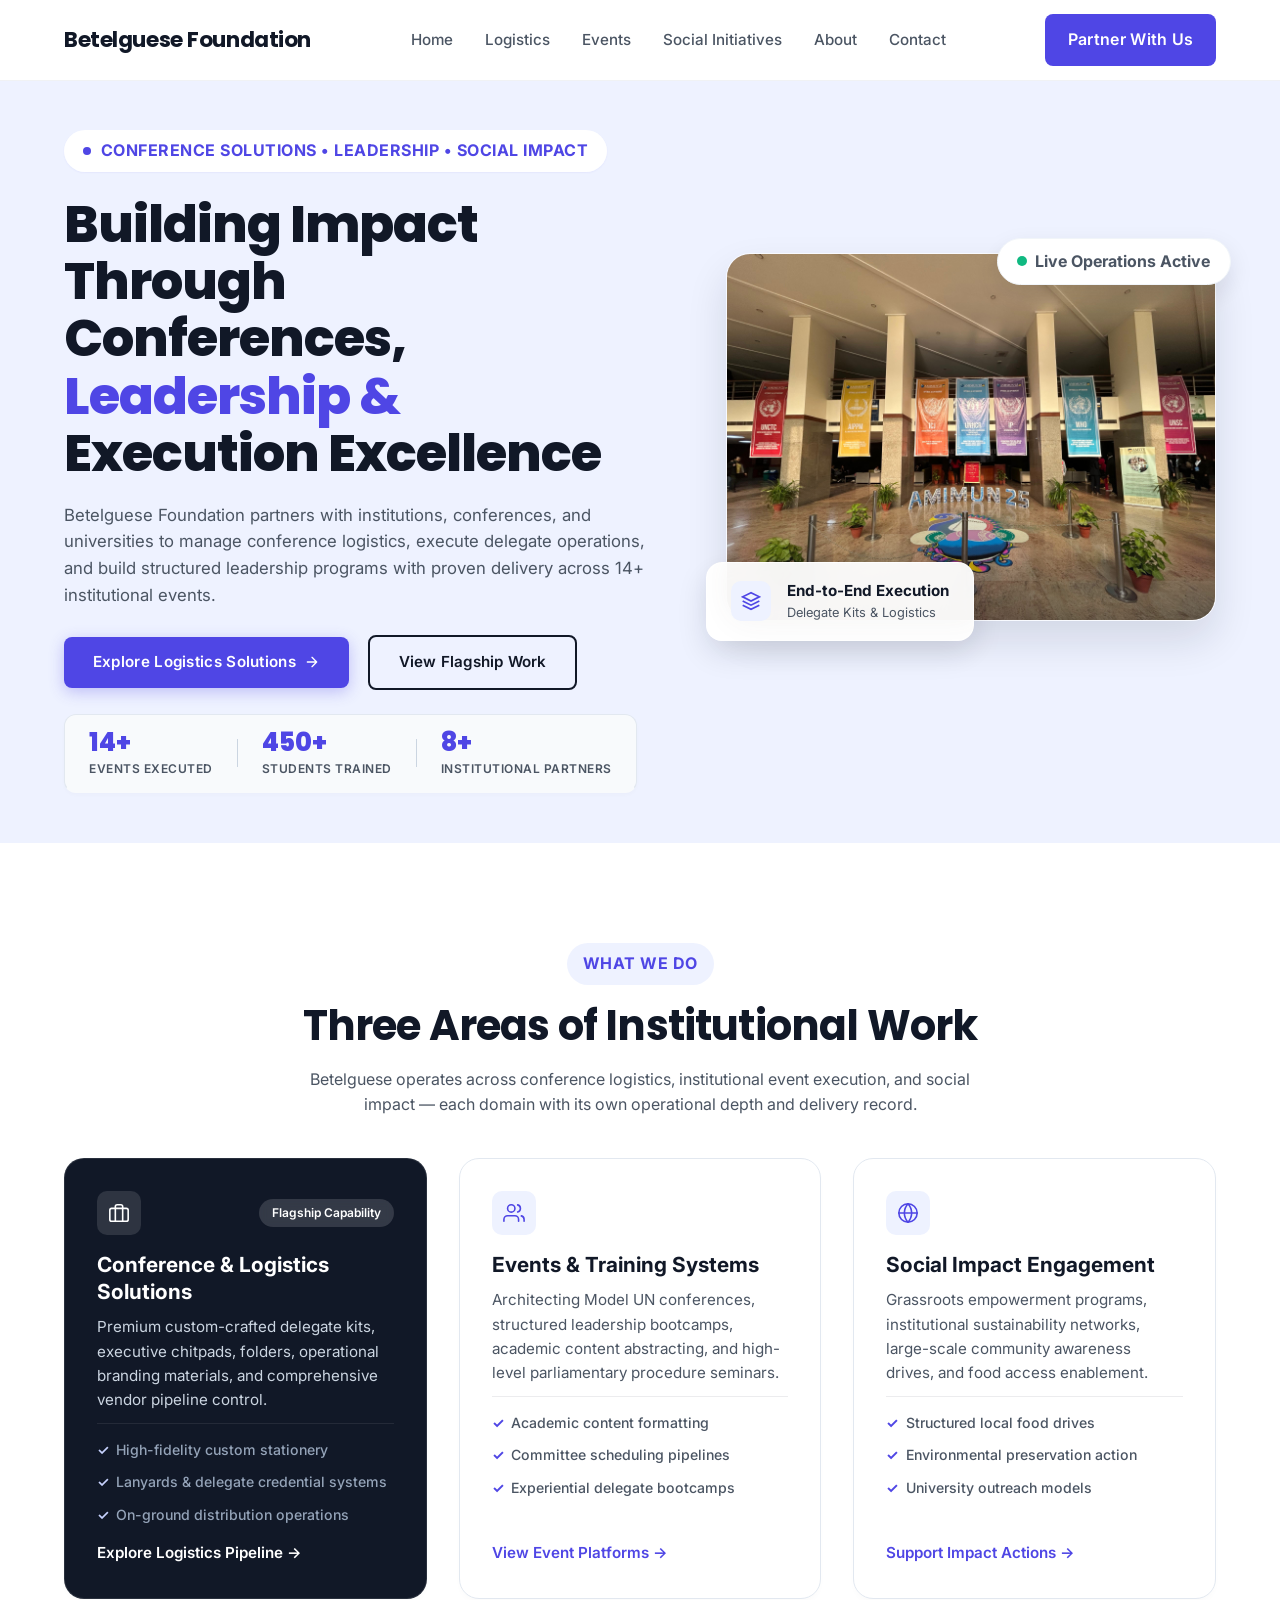
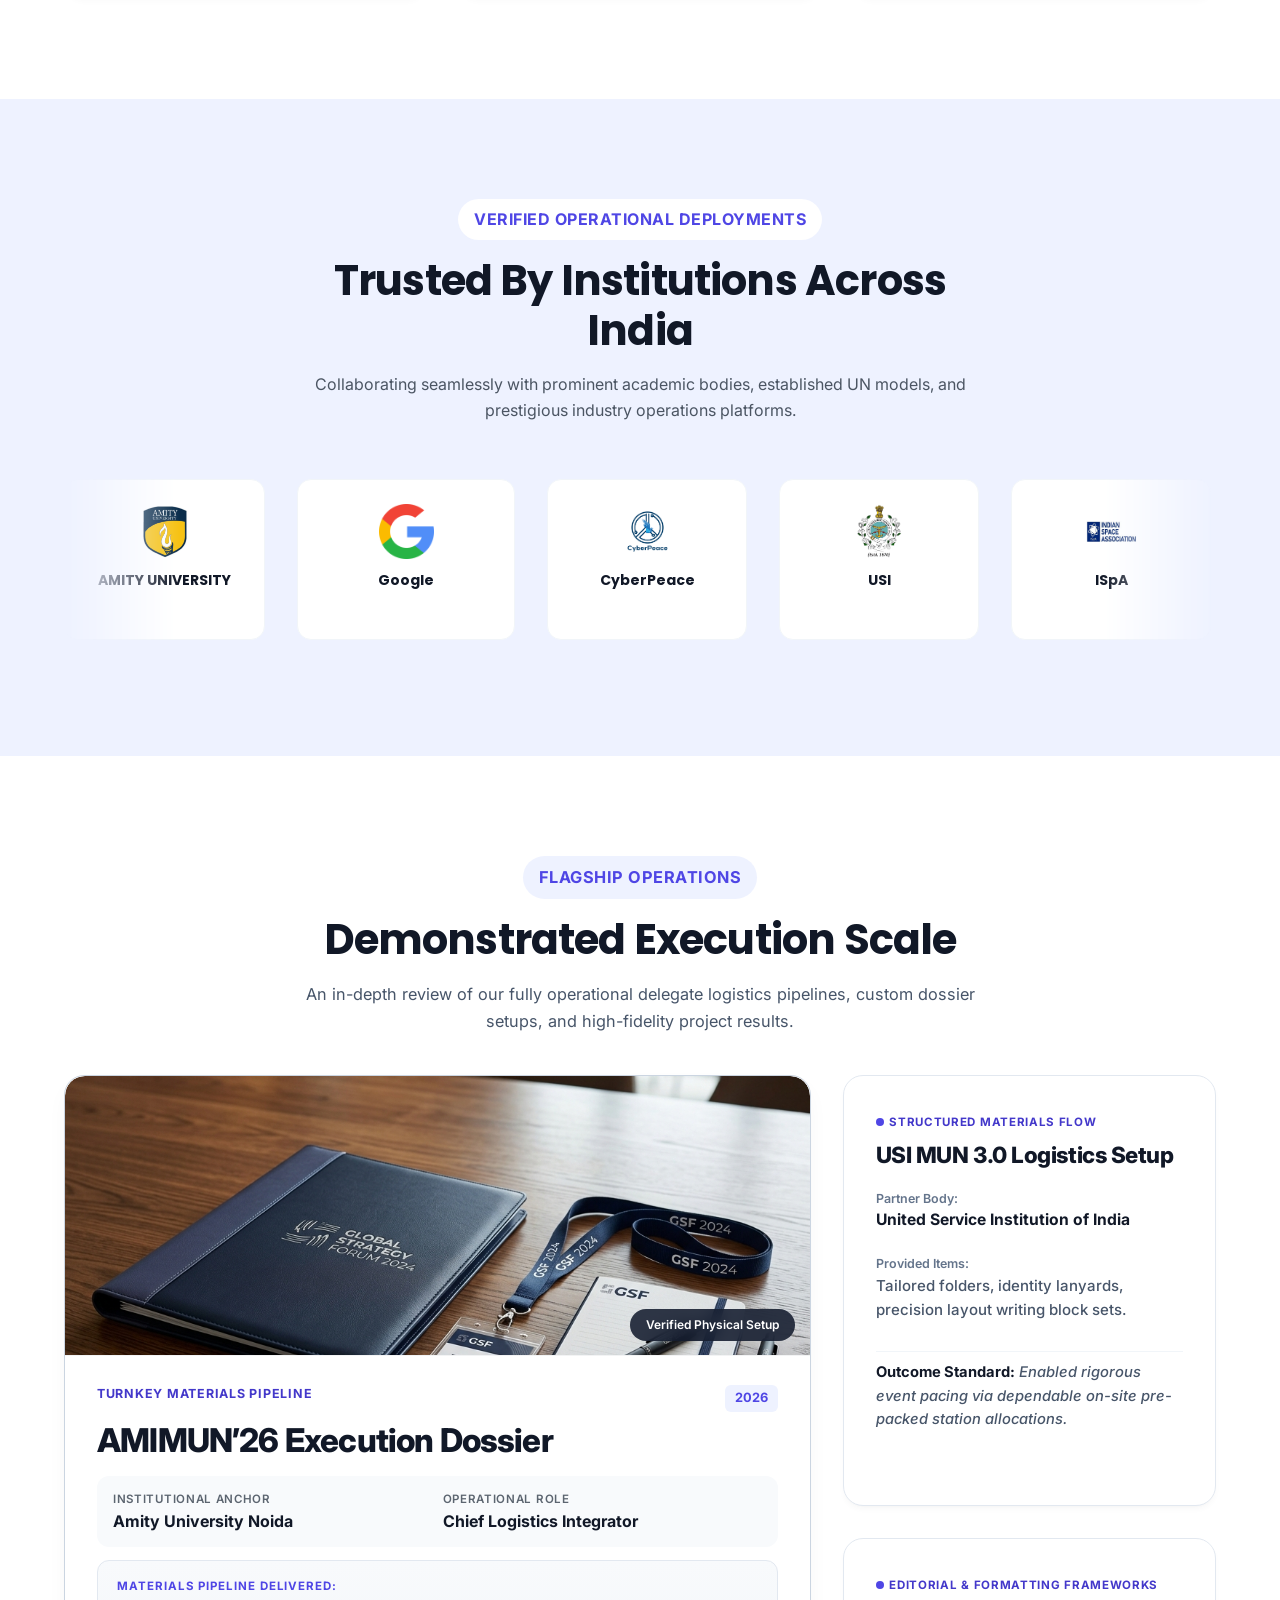
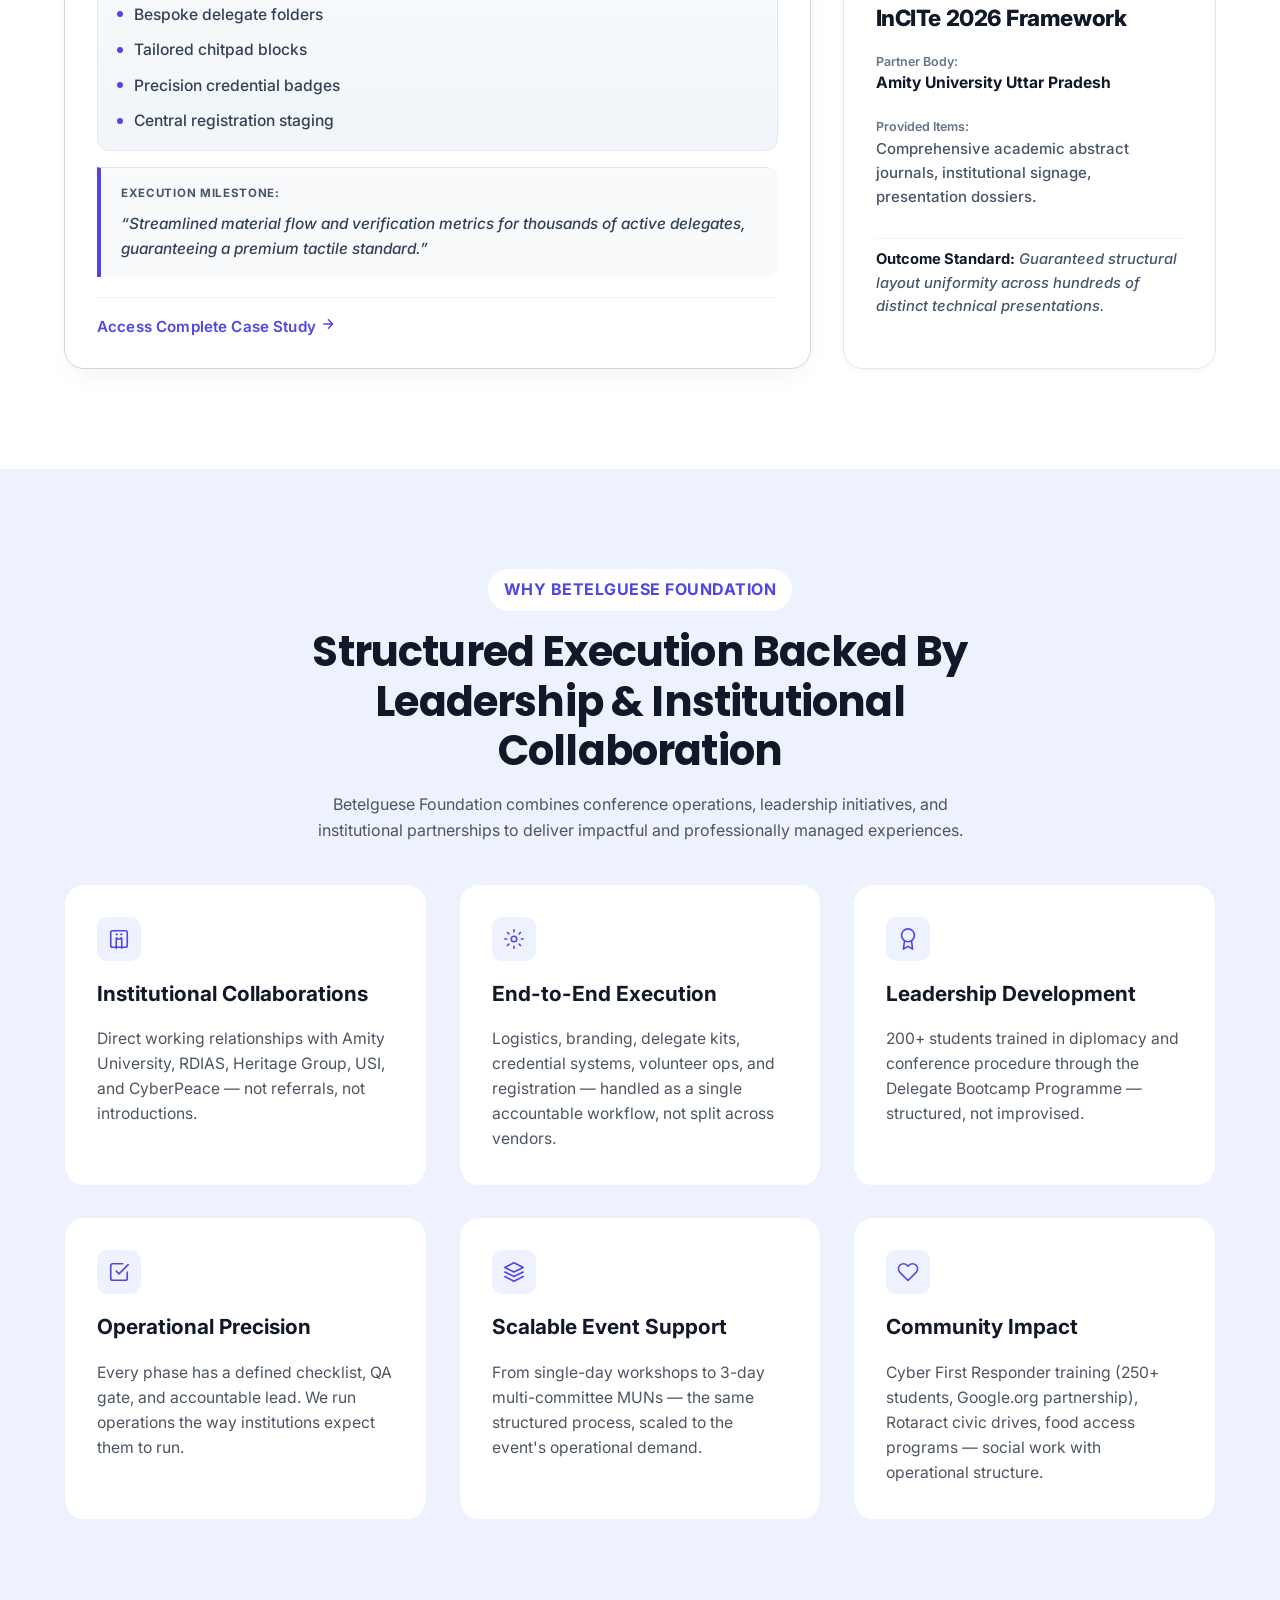
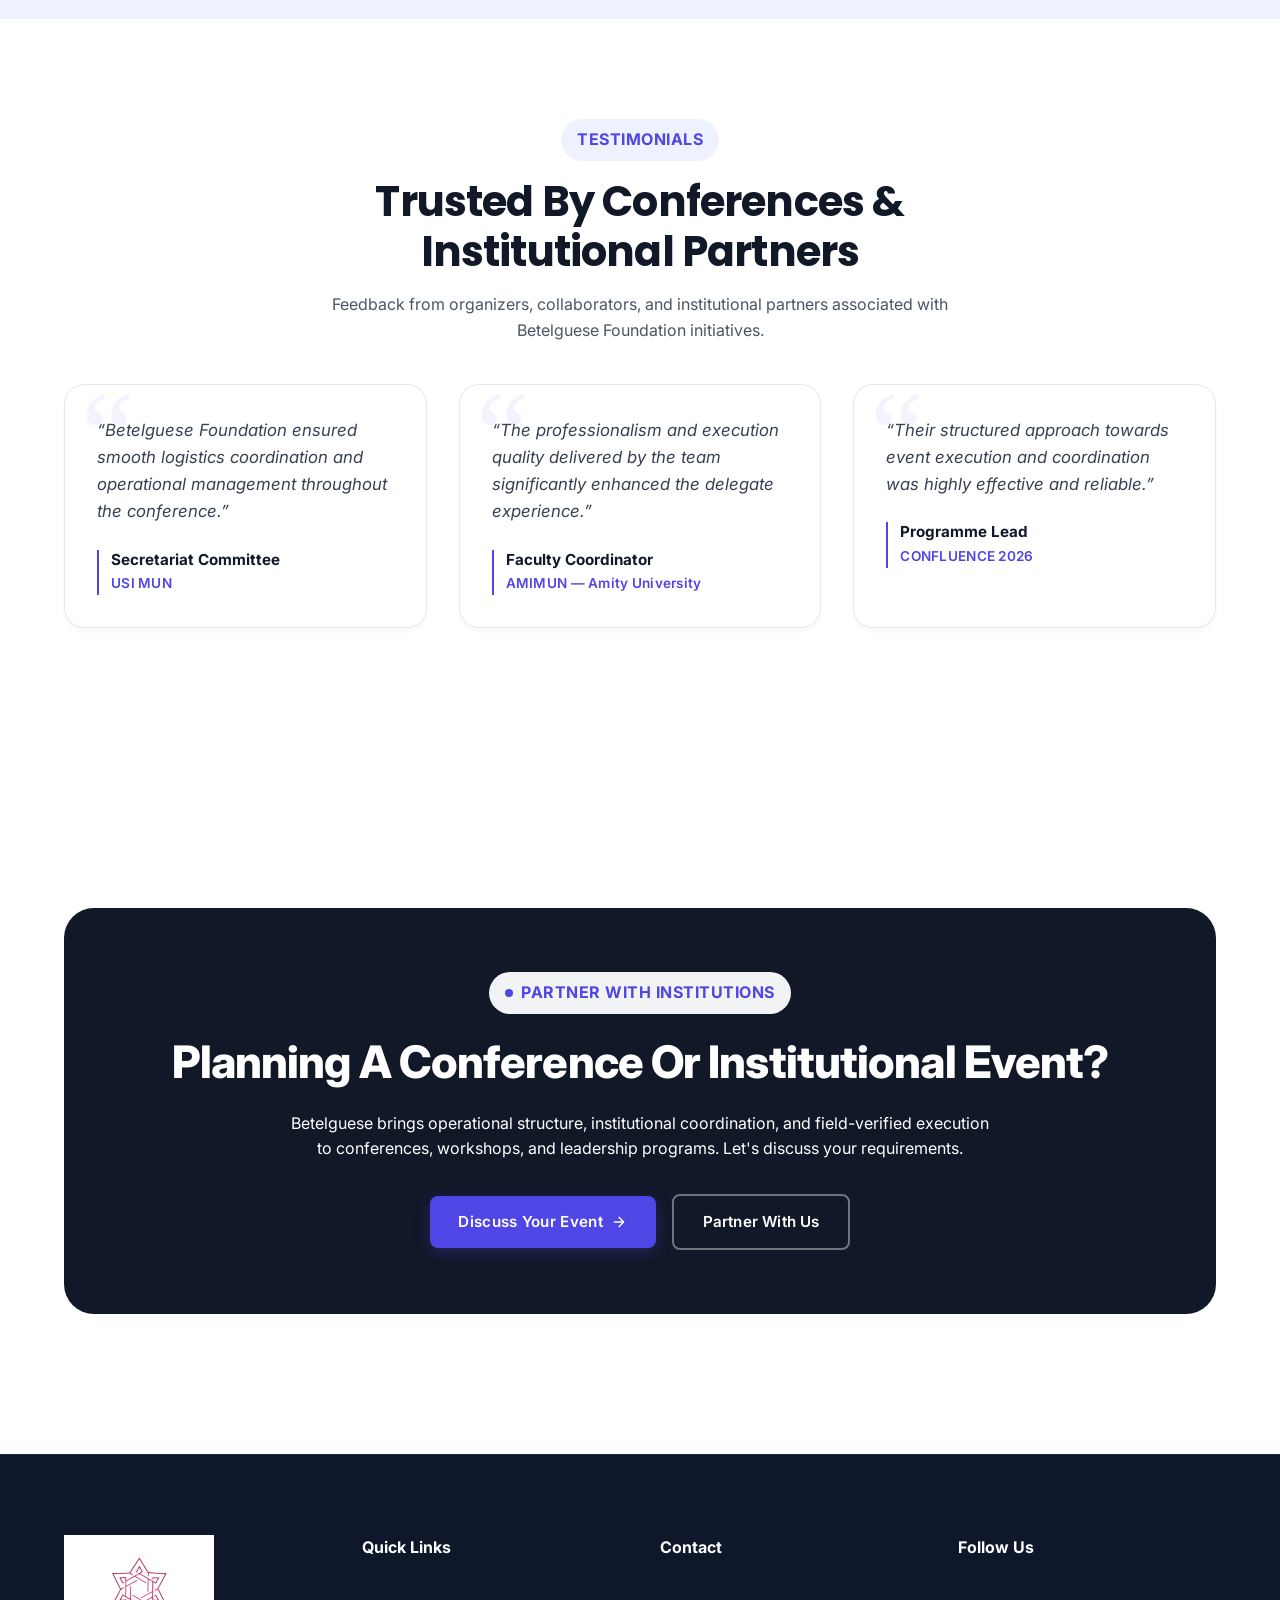
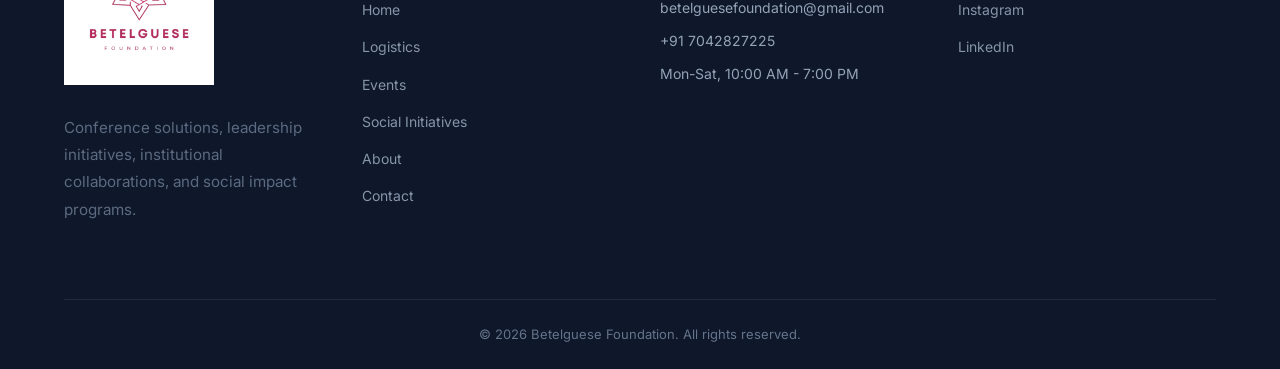
<file: index.html>
﻿<!DOCTYPE html>
<html lang="en">

<head>
    <!-- Basic Meta Setup -->
    <meta charset="UTF-8">
    <meta name="viewport" content="width=device-width, initial-scale=1.0">

    <!-- Website Title -->
    <title>Betelguese Foundation</title>

    <!-- CSS File -->
    <link rel="stylesheet" href="css/style.css">
    <style>
        .hero-metrics-inline {
            flex-wrap: wrap;
            justify-content: center;
        }

        .service-card .icon-wrapper {
            width: 44px;
            height: 44px;
            border-radius: 10px;
        }

        .service-card:not(.featured-card) .icon-wrapper {
            background-color: var(--accent-light);
            color: var(--accent-color);
        }

        .service-card .icon-wrapper svg {
            stroke-width: 1.75;
        }

        .features-grid:has(.feature-card:hover) .feature-card:not(:hover) {
            opacity: 0.5;
        }

        .features-grid .feature-card {
            transition:
                opacity 0.35s ease,
                transform 0.35s cubic-bezier(0.4, 0, 0.2, 1),
                background-color 0.35s ease,
                border-color 0.35s ease,
                border-bottom-color 0.35s ease,
                box-shadow 0.35s ease;
        }

        .feature-icon-box {
            width: 44px;
            height: 44px;
            border-radius: 10px;
            background: var(--accent-light);
            color: var(--accent-color);
            display: flex;
            align-items: center;
            justify-content: center;
            margin-bottom: 1rem;
        }

        .feature-icon-box svg {
            stroke: currentColor;
            fill: none;
        }

        .testimonial-author-lockup .testimonial-org {
            text-transform: none;
            letter-spacing: 0.02em;
        }

        .final-cta .cta-box {
            margin-top: 80px;
        }

        /* Active Footer Link */
        .footer-link-home {
            color: var(--accent) !important;
        }

        /* ── Elite Execution Marquee ── */
        .marquee-wrapper {
            overflow: hidden;
            width: 100%;
            position: relative;
        }

        .marquee-track {
            display: flex;
            width: max-content;
            animation: scroll-marquee 35s linear infinite;
        }

        .marquee-wrapper:hover .marquee-track {
            animation-play-state: paused;
        }

        .marquee-content {
            display: flex;
            gap: 2rem;
            padding-right: 2rem;
        }

        @keyframes scroll-marquee {
            from {
                transform: translateX(0);
            }

            to {
                transform: translateX(-50%);
            }
        }

        /* Card — Clean View (Default) */
        .logo-card {
            position: relative;
            display: flex;
            flex-direction: column;
            align-items: center;
            min-width: 200px;
            padding: 1.5rem 1.25rem 1.75rem;
            background-color: var(--white);
            border-radius: 14px;
            border: 1px solid #f1f5f9;
            text-align: center;
            cursor: default;
            transition: transform 0.35s cubic-bezier(0.4, 0, 0.2, 1),
                box-shadow 0.35s cubic-bezier(0.4, 0, 0.2, 1),
                border-color 0.35s ease;
        }

        /* Card — Interaction (Hover) */
        .logo-card:hover {
            transform: translateY(-5px);
            box-shadow: 0 14px 32px -8px rgba(15, 23, 42, 0.10),
                0 6px 16px rgba(79, 70, 229, 0.08);
            border-color: #e0e7ff;
        }

        /* Logo */
        .logo-card img {
            height: 55px;
            width: auto;
            object-fit: contain;
            image-rendering: -webkit-optimize-contrast;
        }

        /* Organization Name */
        .logo-card h4 {
            margin: 12px 0 0;
            font-family: var(--heading-font);
            font-size: 14px;
            font-weight: 700;
            color: #111827;
            line-height: 1.3;
        }

        /* Functional Role — hidden by default */
        .logo-card .partner-role {
            display: block;
            margin-top: 6px;
            font-size: 10px;
            font-weight: 700;
            text-transform: uppercase;
            letter-spacing: 0.12em;
            color: #4F46E5;
            opacity: 0;
            transform: translateY(8px);
            transition: all 0.3s cubic-bezier(0.4, 0, 0.2, 1);
        }

        /* Functional Role — revealed on hover */
        .logo-card:hover .partner-role {
            opacity: 1;
            transform: translateY(0);
        }

        /* Expanding Indigo Bottom Line */
        .logo-card::after {
            content: '';
            position: absolute;
            bottom: 0;
            left: 50%;
            width: 0;
            height: 3px;
            border-radius: 3px 3px 0 0;
            background-color: #4F46E5;
            transition: width 0.4s cubic-bezier(0.4, 0, 0.2, 1);
            transform: translateX(-50%);
        }

        .logo-card:hover::after {
            width: 100%;
        }

        /* =======================================================================
           FOOTER STANDARDIZATION
        ======================================================================= */
        .footer {
            background: #0F172A;
            color: #64748B;
            padding: 80px 0 24px;
            border-top: 1px solid rgba(255, 255, 255, 0.08);
        }

        .footer-container {
            display: grid;
            grid-template-columns: repeat(4, 1fr);
            gap: 40px;
            margin-bottom: 60px;
        }

        .footer-logo {
            max-width: 150px;
            margin-bottom: 16px;
            max-height: none !important;
        }

        .footer-column h4 {
            color: var(--white);
            margin-bottom: 24px;
            font-size: 16px;
        }

        .footer-column ul {
            display: flex;
            flex-direction: column;
            gap: 12px;
            list-style: none;
            padding: 0;
            margin: 0;
        }

        .footer-column ul li {
            margin: 0;
            padding: 0;
            line-height: 1.5;
            opacity: 1;
        }

        .footer-column ul li,
        .footer-column ul a {
            color: #94A3B8;
            font-size: 14px;
        }

        .footer-column ul a:hover {
            color: var(--accent);
            opacity: 1;
            transform: none;
        }

        .footer-bottom {
            border-top: 1px solid rgba(255, 255, 255, 0.08);
            padding-top: 24px;
            text-align: center;
            font-size: 13px;
            color: #64748B;
        }

        @media (max-width: 960px) {
            .footer-container {
                grid-template-columns: repeat(2, 1fr);
            }
        }

        @media (max-width: 600px) {
            .footer-container {
                grid-template-columns: 1fr;
            }
        }
    </style>
</head>

<body>

    <!-- =========================
         HEADER / NAVBAR
    ========================== -->
    <header class="header">

        <div class="container navbar">

            <!-- Brand -->
            <div class="logo">
                <a href="index.html" class="logo-link">
                    <span class="nav-brand">Betelguese Foundation</span>
                </a>
            </div>

            <!-- Navigation Links -->
            <nav class="nav">
                <ul class="nav-links">
                    <li><a href="index.html">Home</a></li>
                    <li><a href="pages/logistics.html">Logistics</a></li>
                    <li><a href="pages/events.html">Events</a></li>
                    <li><a href="pages/social-initiatives.html">Social Initiatives</a></li>
                    <li><a href="about.html">About</a></li>
                    <li><a href="pages/contact.html">Contact</a></li>
                </ul>
            </nav>

            <!-- CTA Button -->
            <a href="pages/contact.html" class="nav-btn">Partner With Us</a>

        </div>

    </header>
    <!-- =========================
     HERO SECTION
========================= -->
    <section class="hero">

        <div class="container hero-container">

            <!-- Left Content -->
            <div class="hero-content">

                <div class="hero-badge-wrapper section-tag section-tag--on-indigo">
                    <span class="pulse-dot"></span>
                    <span>Conference Solutions • Leadership • Social Impact</span>
                </div>

                <h1>
                    Building Impact Through<br>
                    Conferences, <span class="text-gradient">Leadership &</span><br>
                    Execution Excellence
                </h1>

                <p class="hero-description">
                    Betelguese Foundation partners with institutions, conferences, and universities to manage conference
                    logistics, execute delegate operations, and build structured leadership programs with proven
                    delivery across 14+ institutional events.
                </p>

                <!-- Hero Buttons -->
                <div class="hero-buttons">
                    <a href="pages/logistics.html" class="primary-btn">
                        <span>Explore Logistics Solutions</span>
                        <svg width="16" height="16" viewBox="0 0 24 24" fill="none" stroke="currentColor"
                            stroke-width="2" stroke-linecap="round" stroke-linejoin="round">
                            <path d="M5 12h14M12 5l7 7-7 7" />
                        </svg>
                    </a>
                    <a href="#" class="secondary-btn">
                        View Flagship Work
                    </a>
                </div>

                <!-- Supporting Indicators -->
                <div class="hero-metrics-inline">
                    <div class="metric-item">
                        <strong>14+</strong>
                        <span>Events Executed</span>
                    </div>
                    <div class="metric-divider"></div>
                    <div class="metric-item">
                        <strong>450+</strong>
                        <span>Students Trained</span>
                    </div>
                    <div class="metric-divider"></div>
                    <div class="metric-item">
                        <strong>8+</strong>
                        <span>Institutional Partners</span>
                    </div>
                </div>

            </div>

            <!-- Right Dynamic Visual -->
            <div class="hero-visual-wrapper">

                <div class="image-frame">
                    <img src="../assets/images/Events/AMIMUN 2025.jpeg" alt="Executive Conference Showcase">
                    <div class="image-overlay-glow"></div>
                </div>

                <!-- Floating Status Badge -->
                <div class="floating-badge top-right">
                    <span class="status-indicator"></span>
                    <strong>Live Operations Active</strong>
                </div>

                <!-- Floating Stat Panel -->
                <div class="floating-panel bottom-left">
                    <div class="panel-icon">
                        <svg width="20" height="20" viewBox="0 0 24 24" fill="none" stroke="#4f46e5" stroke-width="2">
                            <path d="M12 2L2 7l10 5 10-5-10-5zM2 17l10 5 10-5M2 12l10 5 10-5" />
                        </svg>
                    </div>
                    <div class="panel-data">
                        <h4>End-to-End Execution</h4>
                        <p>Delegate Kits & Logistics</p>
                    </div>
                </div>

            </div>

        </div>

    </section>
    <!-- =========================
     WHAT WE DO SECTION
========================= -->
    <section class="services motion-reveal">

        <div class="container">

            <!-- Section Heading -->
            <div class="section-header">
                <p class="section-tag section-tag--on-white">What We Do</p>
                <h2>Three Areas of Institutional Work</h2>
                <p>Betelguese operates across conference logistics, institutional event execution, and social impact —
                    each domain with its own operational depth and delivery record.</p>
            </div>

            <!-- Service Cards -->
            <div class="services-grid">

                <!-- Card 1: Premium Executive Dark Mode -->
                <div class="service-card featured-card">
                    <div class="card-gradient-top"></div>
                    <div class="card-header-row">
                        <div class="icon-wrapper dark-icon">
                            <svg width="22" height="22" viewBox="0 0 24 24" fill="none" stroke="currentColor"
                                stroke-width="1.75" stroke-linecap="round" stroke-linejoin="round" aria-hidden="true">
                                <rect x="2" y="7" width="20" height="14" rx="2" ry="2" />
                                <path d="M16 21V5a2 2 0 0 0-2-2h-4a2 2 0 0 0-2 2v16" />
                            </svg>
                        </div>
                        <span class="card-status-badge">Flagship Capability</span>
                    </div>
                    <h3>Conference &amp; Logistics Solutions</h3>
                    <p>Premium custom-crafted delegate kits, executive chitpads, folders, operational branding
                        materials, and comprehensive vendor pipeline control.</p>
                    <ul class="capability-list">
                        <li>High-fidelity custom stationery</li>
                        <li>Lanyards &amp; delegate credential systems</li>
                        <li>On-ground distribution operations</li>
                    </ul>
                    <a href="pages/logistics.html" class="card-link">Explore Logistics Pipeline →</a>
                </div>

                <!-- Card 2 -->
                <div class="service-card">
                    <div class="card-gradient-top"></div>
                    <div class="card-header-row">
                        <div class="icon-wrapper">
                            <svg width="22" height="22" viewBox="0 0 24 24" fill="none" stroke="currentColor"
                                stroke-width="1.75" stroke-linecap="round" stroke-linejoin="round" aria-hidden="true">
                                <path d="M17 21v-2a4 4 0 0 0-4-4H5a4 4 0 0 0-4 4v2" />
                                <circle cx="9" cy="7" r="4" />
                                <path d="M23 21v-2a4 4 0 0 0-3-3.87" />
                                <path d="M16 3.13a4 4 0 0 1 0 7.75" />
                            </svg>
                        </div>
                    </div>
                    <h3>Events &amp; Training Systems</h3>
                    <p>Architecting Model UN conferences, structured leadership bootcamps, academic content abstracting,
                        and high-level parliamentary procedure seminars.</p>
                    <ul class="capability-list">
                        <li>Academic content formatting</li>
                        <li>Committee scheduling pipelines</li>
                        <li>Experiential delegate bootcamps</li>
                    </ul>
                    <a href="#" class="card-link">View Event Platforms →</a>
                </div>

                <!-- Card 3 -->
                <div class="service-card">
                    <div class="card-gradient-top"></div>
                    <div class="card-header-row">
                        <div class="icon-wrapper">
                            <svg width="22" height="22" viewBox="0 0 24 24" fill="none" stroke="currentColor"
                                stroke-width="1.75" stroke-linecap="round" stroke-linejoin="round" aria-hidden="true">
                                <circle cx="12" cy="12" r="10" />
                                <line x1="2" y1="12" x2="22" y2="12" />
                                <path
                                    d="M12 2a15.3 15.3 0 0 1 4 10 15.3 15.3 0 0 1-4 10 15.3 15.3 0 0 1-4-10 15.3 15.3 0 0 1 4-10z" />
                            </svg>
                        </div>
                    </div>
                    <h3>Social Impact Engagement</h3>
                    <p>Grassroots empowerment programs, institutional sustainability networks, large-scale community
                        awareness drives, and food access enablement.</p>
                    <ul class="capability-list">
                        <li>Structured local food drives</li>
                        <li>Environmental preservation action</li>
                        <li>University outreach models</li>
                    </ul>
                    <a href="pages/social-initiatives.html" class="card-link">Support Impact Actions →</a>
                </div>

            </div>

        </div>

    </section>
    <!-- =========================
     COLLABORATORS SECTION
========================= -->
    <section class="collaborators motion-reveal">

        <div class="container">

            <!-- Section Heading -->
            <div class="section-header">
                <p class="section-tag section-tag--on-indigo">Verified Operational Deployments</p>
                <h2>Trusted By Institutions Across India</h2>
                <p>Collaborating seamlessly with prominent academic bodies, established UN models, and prestigious
                    industry operations platforms.</p>
            </div>

            <!-- Premium marquee (duplicate strip for seamless loop) -->
            <div class="logo-ribbon-wrapper">
                <div class="marquee-wrapper">
                    <!-- Track groups two strips so one transform can loop seamlessly -->
                    <div class="marquee-track">
                        <div class="marquee-content">
                            <div class="logo-card">
                                <img src="assets/Logos/amity-logo.png" alt="Amity University">
                                <h4>AMITY UNIVERSITY</h4>
                                <span class="partner-role">LEAD LOGISTICS PARTNER</span>
                            </div>
                            <div class="logo-card">
                                <img src="assets/Logos/google-logo.png" alt="Google">
                                <h4>Google</h4>
                                <span class="partner-role">STRATEGIC SOCIAL PARTNER</span>
                            </div>
                            <div class="logo-card">
                                <img src="assets/Logos/Cyber Peace-logo.png" alt="CyberPeace">
                                <h4>CyberPeace</h4>
                                <span class="partner-role">CYBER OPS PARTNER</span>
                            </div>
                            <div class="logo-card">
                                <img src="assets/Logos/USI-logo.png" alt="USI">
                                <h4>USI</h4>
                                <span class="partner-role">INTEGRATION SUPPORT</span>
                            </div>
                            <div class="logo-card">
                                <img src="assets/Logos/ISpA-logo.png" alt="ISpA">
                                <h4>ISpA</h4>
                                <span class="partner-role">BRANDING DEPLOYMENT</span>
                            </div>
                            <div class="logo-card">
                                <img src="assets/Logos/Dabur-logo.png" alt="Dabur India">
                                <h4>Dabur India</h4>
                                <span class="partner-role">CORPORATE COLLABORATOR</span>
                            </div>
                            <div class="logo-card">
                                <img src="assets/Logos/RDIAS-logo.png" alt="RDIAS">
                                <h4>RDIAS</h4>
                                <span class="partner-role">ACADEMIC ALLIANCE</span>
                            </div>
                        </div>
                        <div class="marquee-content" aria-hidden="true">
                            <div class="logo-card">
                                <img src="assets/Logos/amity-logo.png" alt="Amity University">
                                <h4>AMITY UNIVERSITY</h4>
                                <span class="partner-role">LEAD LOGISTICS PARTNER</span>
                            </div>
                            <div class="logo-card">
                                <img src="assets/Logos/google-logo.png" alt="Google">
                                <h4>Google</h4>
                                <span class="partner-role">STRATEGIC SOCIAL PARTNER</span>
                            </div>
                            <div class="logo-card">
                                <img src="assets/Logos/Cyber Peace-logo.png" alt="CyberPeace">
                                <h4>CyberPeace</h4>
                                <span class="partner-role">CYBER OPS PARTNER</span>
                            </div>
                            <div class="logo-card">
                                <img src="assets/Logos/USI-logo.png" alt="USI">
                                <h4>USI</h4>
                                <span class="partner-role">INTEGRATION SUPPORT</span>
                            </div>
                            <div class="logo-card">
                                <img src="assets/Logos/ISpA-logo.png" alt="ISpA">
                                <h4>ISpA</h4>
                                <span class="partner-role">BRANDING DEPLOYMENT</span>
                            </div>
                            <div class="logo-card">
                                <img src="assets/Logos/Dabur-logo.png" alt="Dabur India">
                                <h4>Dabur India</h4>
                                <span class="partner-role">CORPORATE COLLABORATOR</span>
                            </div>
                            <div class="logo-card">
                                <img src="assets/Logos/RDIAS-logo.png" alt="RDIAS">
                                <h4>RDIAS</h4>
                                <span class="partner-role">ACADEMIC ALLIANCE</span>
                            </div>
                        </div>
                    </div>
                </div>
            </div>

        </div>

    </section>

    <!-- =========================
     FEATURED WORK SECTION
========================= -->
    <section class="featured-work motion-reveal">

        <div class="container">

            <!-- Section Header -->
            <div class="section-header">
                <p class="section-tag section-tag--on-white">Flagship Operations</p>
                <h2>Demonstrated Execution Scale</h2>
                <p>An in-depth review of our fully operational delegate logistics pipelines, custom dossier setups, and
                    high-fidelity project results.</p>
            </div>

            <!-- Featured Grid -->
            <div class="featured-grid">

                <!-- Large Featured Card Overhaul -->
                <div class="featured-card-large premium-overhaul">

                    <div class="featured-image">
                        <img src="assets/images/flagship_delegate_kit.png" alt="Custom Branded Delegate Kit Setup">
                        <div class="image-indicator-badge">Verified Physical Setup</div>
                    </div>

                    <div class="featured-content">

                        <div class="project-header-inline">
                            <p class="project-type">Turnkey Materials Pipeline</p>
                            <span class="year-badge">2026</span>
                        </div>

                        <h3>AMIMUN’26 Execution Dossier</h3>

                        <div class="project-details grid-view">
                            <div class="detail-matrix-item">
                                <span>Institutional Anchor</span>
                                <strong>Amity University Noida</strong>
                            </div>
                            <div class="detail-matrix-item">
                                <span>Operational Role</span>
                                <strong>Chief Logistics Integrator</strong>
                            </div>
                        </div>

                        <div class="detail-block premium-block">
                            <span>Materials Pipeline Delivered:</span>
                            <ul class="materials-delivered-list">
                                <li>Bespoke delegate folders</li>
                                <li>Tailored chitpad blocks</li>
                                <li>Precision credential badges</li>
                                <li>Central registration staging</li>
                            </ul>
                        </div>

                        <div class="detail-block outcome-block premium-outcome">
                            <span>Execution Milestone:</span>
                            <p>“Streamlined material flow and verification metrics for thousands of active delegates,
                                guaranteeing a premium tactile standard.”</p>
                        </div>

                        <div class="action-footer">
                            <a href="#" class="btn-text-icon">
                                <span>Access Complete Case Study</span>
                                <svg width="16" height="16" viewBox="0 0 24 24" fill="none" stroke="currentColor"
                                    stroke-width="2">
                                    <path d="M5 12h14M12 5l7 7-7 7" />
                                </svg>
                            </a>
                        </div>

                    </div>

                </div>

                <!-- Small Cards Overhaul -->
                <div class="small-projects">

                    <!-- Card 1 -->
                    <div class="small-project-card premium-small-card">
                        <div class="project-type-tag-row">
                            <span class="card-dot-indicator" aria-hidden="true"></span>
                            <p class="project-type-small">Structured Materials Flow</p>
                        </div>
                        <h4>USI MUN 3.0 Logistics Setup</h4>

                        <div class="project-details-small">
                            <div class="meta-tuple">
                                <span>Partner Body:</span>
                                <strong>United Service Institution of India</strong>
                            </div>
                            <div class="meta-tuple">
                                <span>Provided Items:</span>
                                <span>Tailored folders, identity lanyards, precision layout writing block sets.</span>
                            </div>
                            <p class="outcome-small"><strong>Outcome Standard:</strong> Enabled rigorous event pacing
                                via dependable on-site pre-packed station allocations.</p>
                        </div>
                    </div>

                    <!-- Card 2 -->
                    <div class="small-project-card premium-small-card">
                        <div class="project-type-tag-row">
                            <span class="card-dot-indicator" aria-hidden="true"></span>
                            <p class="project-type-small">Editorial &amp; Formatting Frameworks</p>
                        </div>
                        <h4>InCITe 2026 Framework</h4>

                        <div class="project-details-small">
                            <div class="meta-tuple">
                                <span>Partner Body:</span>
                                <strong>Amity University Uttar Pradesh</strong>
                            </div>
                            <div class="meta-tuple">
                                <span>Provided Items:</span>
                                <span>Comprehensive academic abstract journals, institutional signage, presentation
                                    dossiers.</span>
                            </div>
                            <p class="outcome-small"><strong>Outcome Standard:</strong> Guaranteed structural layout
                                uniformity across hundreds of distinct technical presentations.</p>
                        </div>
                    </div>

                </div>

            </div>

        </div>

    </section>
    <!-- =========================
     WHY Betelguese SECTION
========================= -->
    <section class="why-betelguese motion-reveal">

        <div class="container">

            <!-- Section Header -->
            <div class="section-header">

                <p class="section-tag section-tag--on-indigo">
                    Why Betelguese Foundation
                </p>

                <h2>
                    Structured Execution Backed By
                    Leadership & Institutional Collaboration
                </h2>

                <p>
                    Betelguese Foundation combines conference operations,
                    leadership initiatives, and institutional partnerships
                    to deliver impactful and professionally managed experiences.
                </p>

            </div>

            <!-- Feature Grid -->
            <div class="features-grid">

                <div class="feature-card">
                    <div class="feature-icon-box" aria-hidden="true">
                        <svg width="22" height="22" viewBox="0 0 24 24" fill="none" stroke="currentColor"
                            stroke-width="1.75" stroke-linecap="round" stroke-linejoin="round">
                            <rect x="3" y="3" width="18" height="18" rx="2" ry="2" />
                            <path d="M9 22V12h6v10" />
                            <path d="M9 7h1" />
                            <path d="M14 7h1" />
                            <path d="M9 11h1" />
                            <path d="M14 11h1" />
                        </svg>
                    </div>
                    <h3>Institutional Collaborations</h3>
                    <p>Direct working relationships with Amity University, RDIAS, Heritage Group, USI, and CyberPeace —
                        not referrals, not introductions.</p>
                </div>

                <div class="feature-card">
                    <div class="feature-icon-box" aria-hidden="true">
                        <svg width="22" height="22" viewBox="0 0 24 24" fill="none" stroke="currentColor"
                            stroke-width="1.75" stroke-linecap="round" stroke-linejoin="round">
                            <circle cx="12" cy="12" r="3" />
                            <path
                                d="M19.07 4.93l-1.41 1.41M4.93 4.93l1.41 1.41M19.07 19.07l-1.41-1.41M4.93 19.07l1.41-1.41M12 2v2M12 20v2M2 12h2M20 12h2" />
                        </svg>
                    </div>
                    <h3>End-to-End Execution</h3>
                    <p>Logistics, branding, delegate kits, credential systems, volunteer ops, and registration — handled
                        as a single accountable workflow, not split across vendors.</p>
                </div>

                <div class="feature-card">
                    <div class="feature-icon-box" aria-hidden="true">
                        <svg width="22" height="22" viewBox="0 0 24 24" fill="none" stroke="currentColor"
                            stroke-width="1.75" stroke-linecap="round" stroke-linejoin="round">
                            <circle cx="12" cy="8" r="7" />
                            <polyline points="8.21 13.89 7 23 12 20 17 23 15.79 13.88" />
                        </svg>
                    </div>
                    <h3>Leadership Development</h3>
                    <p>200+ students trained in diplomacy and conference procedure through the Delegate Bootcamp
                        Programme
                        — structured, not improvised.</p>
                </div>

                <div class="feature-card">
                    <div class="feature-icon-box" aria-hidden="true">
                        <svg width="22" height="22" viewBox="0 0 24 24" fill="none" stroke="currentColor"
                            stroke-width="1.75" stroke-linecap="round" stroke-linejoin="round">
                            <polyline points="9 11 12 14 22 4" />
                            <path d="M21 12v7a2 2 0 0 1-2 2H5a2 2 0 0 1-2-2V5a2 2 0 0 1 2-2h11" />
                        </svg>
                    </div>
                    <h3>Operational Precision</h3>
                    <p>Every phase has a defined checklist, QA gate, and accountable lead. We run operations the way
                        institutions expect them to run.</p>
                </div>

                <div class="feature-card">
                    <div class="feature-icon-box" aria-hidden="true">
                        <svg width="22" height="22" viewBox="0 0 24 24" fill="none" stroke="currentColor"
                            stroke-width="1.75" stroke-linecap="round" stroke-linejoin="round">
                            <polygon points="12 2 2 7 12 12 22 7 12 2" />
                            <polyline points="2 17 12 22 22 17" />
                            <polyline points="2 12 12 17 22 12" />
                        </svg>
                    </div>
                    <h3>Scalable Event Support</h3>
                    <p>From single-day workshops to 3-day multi-committee MUNs — the same structured process, scaled to
                        the event&apos;s operational demand.</p>
                </div>

                <div class="feature-card">
                    <div class="feature-icon-box" aria-hidden="true">
                        <svg width="22" height="22" viewBox="0 0 24 24" fill="none" stroke="currentColor"
                            stroke-width="1.75" stroke-linecap="round" stroke-linejoin="round">
                            <path
                                d="M20.84 4.61a5.5 5.5 0 0 0-7.78 0L12 5.67l-1.06-1.06a5.5 5.5 0 0 0-7.78 7.78l1.06 1.06L12 21.23l7.78-7.78 1.06-1.06a5.5 5.5 0 0 0 0-7.78z" />
                        </svg>
                    </div>
                    <h3>Community Impact</h3>
                    <p>Cyber First Responder training (250+ students, Google.org partnership), Rotaract civic drives,
                        food access programs — social work with operational structure.</p>
                </div>

            </div>

        </div>

    </section>
    <!-- =========================
     TESTIMONIALS SECTION
========================= -->
    <section class="testimonials motion-reveal">

        <div class="container">

            <!-- Section Header -->
            <div class="section-header">

                <p class="section-tag section-tag--on-white">
                    Testimonials
                </p>

                <h2>
                    Trusted By Conferences &
                    Institutional Partners
                </h2>

                <p>
                    Feedback from organizers, collaborators,
                    and institutional partners associated with
                    Betelguese Foundation initiatives.
                </p>

            </div>

            <!-- Testimonials Grid -->
            <div class="testimonials-grid">

                <!-- Testimonial 1 -->
                <div class="testimonial-card">

                    <p class="testimonial-text">
                        “Betelguese Foundation ensured smooth
                        logistics coordination and operational
                        management throughout the conference.”
                    </p>

                    <div class="testimonial-author-lockup">
                        <h4>Secretariat Committee</h4>
                        <span class="testimonial-org">USI MUN</span>
                    </div>

                </div>

                <!-- Testimonial 2 -->
                <div class="testimonial-card">

                    <p class="testimonial-text">
                        “The professionalism and execution quality
                        delivered by the team significantly enhanced
                        the delegate experience.”
                    </p>

                    <div class="testimonial-author-lockup">
                        <h4>Faculty Coordinator</h4>
                        <span class="testimonial-org">AMIMUN — Amity University</span>
                    </div>

                </div>

                <!-- Testimonial 3 -->
                <div class="testimonial-card">

                    <p class="testimonial-text">
                        “Their structured approach towards event
                        execution and coordination was highly
                        effective and reliable.”
                    </p>

                    <div class="testimonial-author-lockup">
                        <h4>Programme Lead</h4>
                        <span class="testimonial-org">CONFLUENCE 2026</span>
                    </div>

                </div>

            </div>

        </div>

    </section>
    <!-- =========================
     FINAL CTA SECTION
========================= -->
    <section class="final-cta motion-reveal">

        <div class="container">

            <div class="cta-box">

                <p class="section-tag section-tag--on-indigo"
                    style="display:inline-flex;align-items:center;gap:8px;margin-bottom:1.5rem;">
                    <span class="pulse-dot"></span>Partner With Institutions
                </p>

                <h2>
                    Planning A Conference Or Institutional Event?
                </h2>

                <p>
                    Betelguese brings operational structure, institutional coordination, and field-verified execution to
                    conferences, workshops, and leadership programs. Let&apos;s discuss your requirements.
                </p>

                <div class="cta-buttons">

                    <a href="mailto:betelguesefoundation@gmail.com" class="primary-btn">
                        <span>Discuss Your Event</span>
                        <svg width="16" height="16" viewBox="0 0 24 24" fill="none" stroke="currentColor"
                            stroke-width="2" stroke-linecap="round" stroke-linejoin="round" aria-hidden="true">
                            <path d="M5 12h14M12 5l7 7-7 7" />
                        </svg>
                    </a>

                    <a href="#" class="secondary-btn">
                        Partner With Us
                    </a>

                </div>

            </div>

        </div>

    </section>
    <!-- =========================
     FOOTER
========================= -->
    <footer class="footer">
        <div class="container">
            <div class="footer-container">
                <div class="footer-column">
                    <img src="assets/images/logo_primary.png" alt="Betelguese Foundation Logo" class="footer-logo">
                    <p>Conference solutions, leadership initiatives, institutional collaborations, and social impact
                        programs.</p>
                </div>
                <div class="footer-column">
                    <h4>Quick Links</h4>
                    <ul>
                        <li><a href="index.html" class="is-active-page">Home</a></li>
                        <li><a href="pages/logistics.html">Logistics</a></li>
                        <li><a href="pages/events.html">Events</a></li>
                        <li><a href="pages/social-initiatives.html">Social Initiatives</a></li>
                        <li><a href="about.html">About</a></li>
                        <li><a href="pages/contact.html">Contact</a></li>
                    </ul>
                </div>
                <div class="footer-column">
                    <h4>Contact</h4>
                    <ul>
                        <li>betelguesefoundation@gmail.com</li>
                        <li>+91 7042827225</li>
                        <li>Mon-Sat, 10:00 AM - 7:00 PM</li>
                    </ul>
                </div>
                <div class="footer-column">
                    <h4>Follow Us</h4>
                    <ul>
                        <li><a href="https://www.instagram.com/betelguesefoundation/" target="_blank">Instagram</a></li>
                        <li><a href="https://www.linkedin.com/company/betelguese-foundation/"
                                target="_blank">LinkedIn</a></li>
                        <!-- <li><a href="#">Facebook</a></li> -->
                    </ul>
                </div>
            </div>
            <div class="footer-bottom">
                &copy; 2026 Betelguese Foundation. All rights reserved.
            </div>
        </div>
    </footer>
    <!-- JS File -->
    <script src="js/script.js"></script>

</body>

</html>
</file>
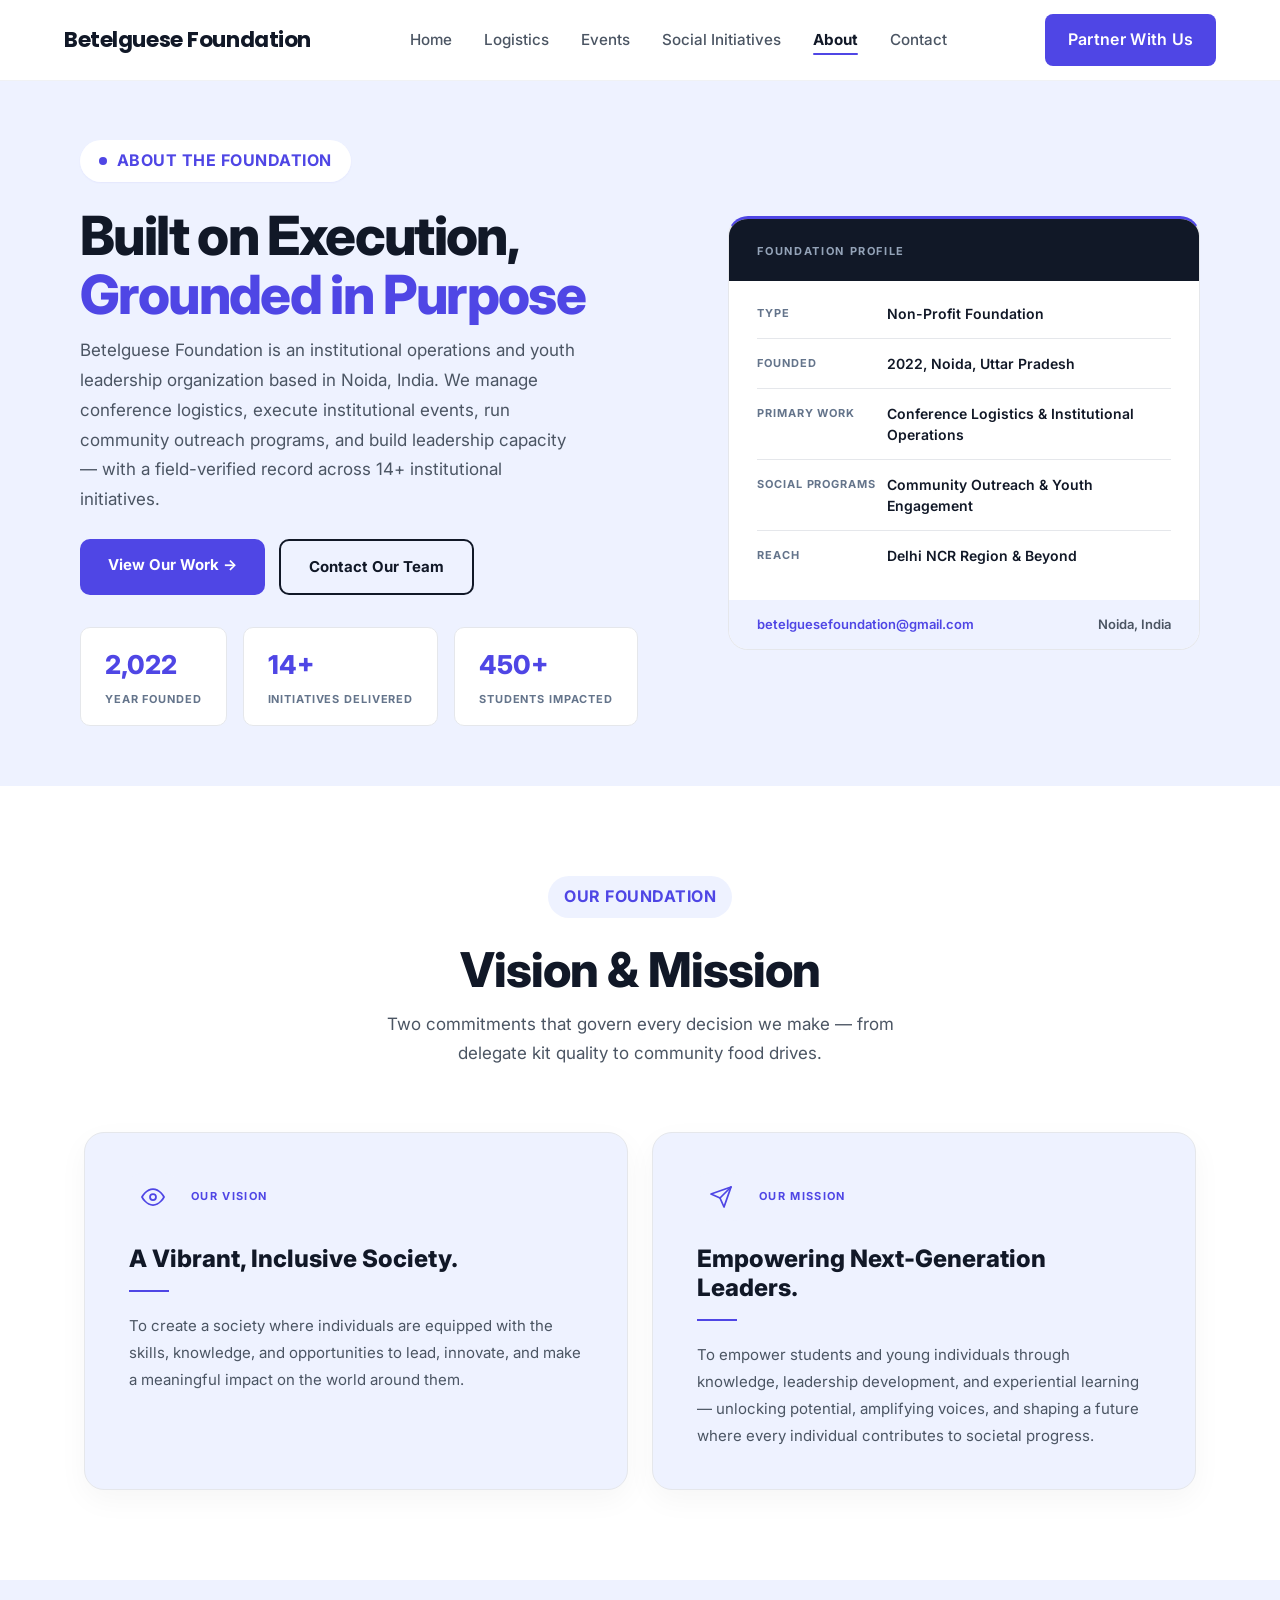
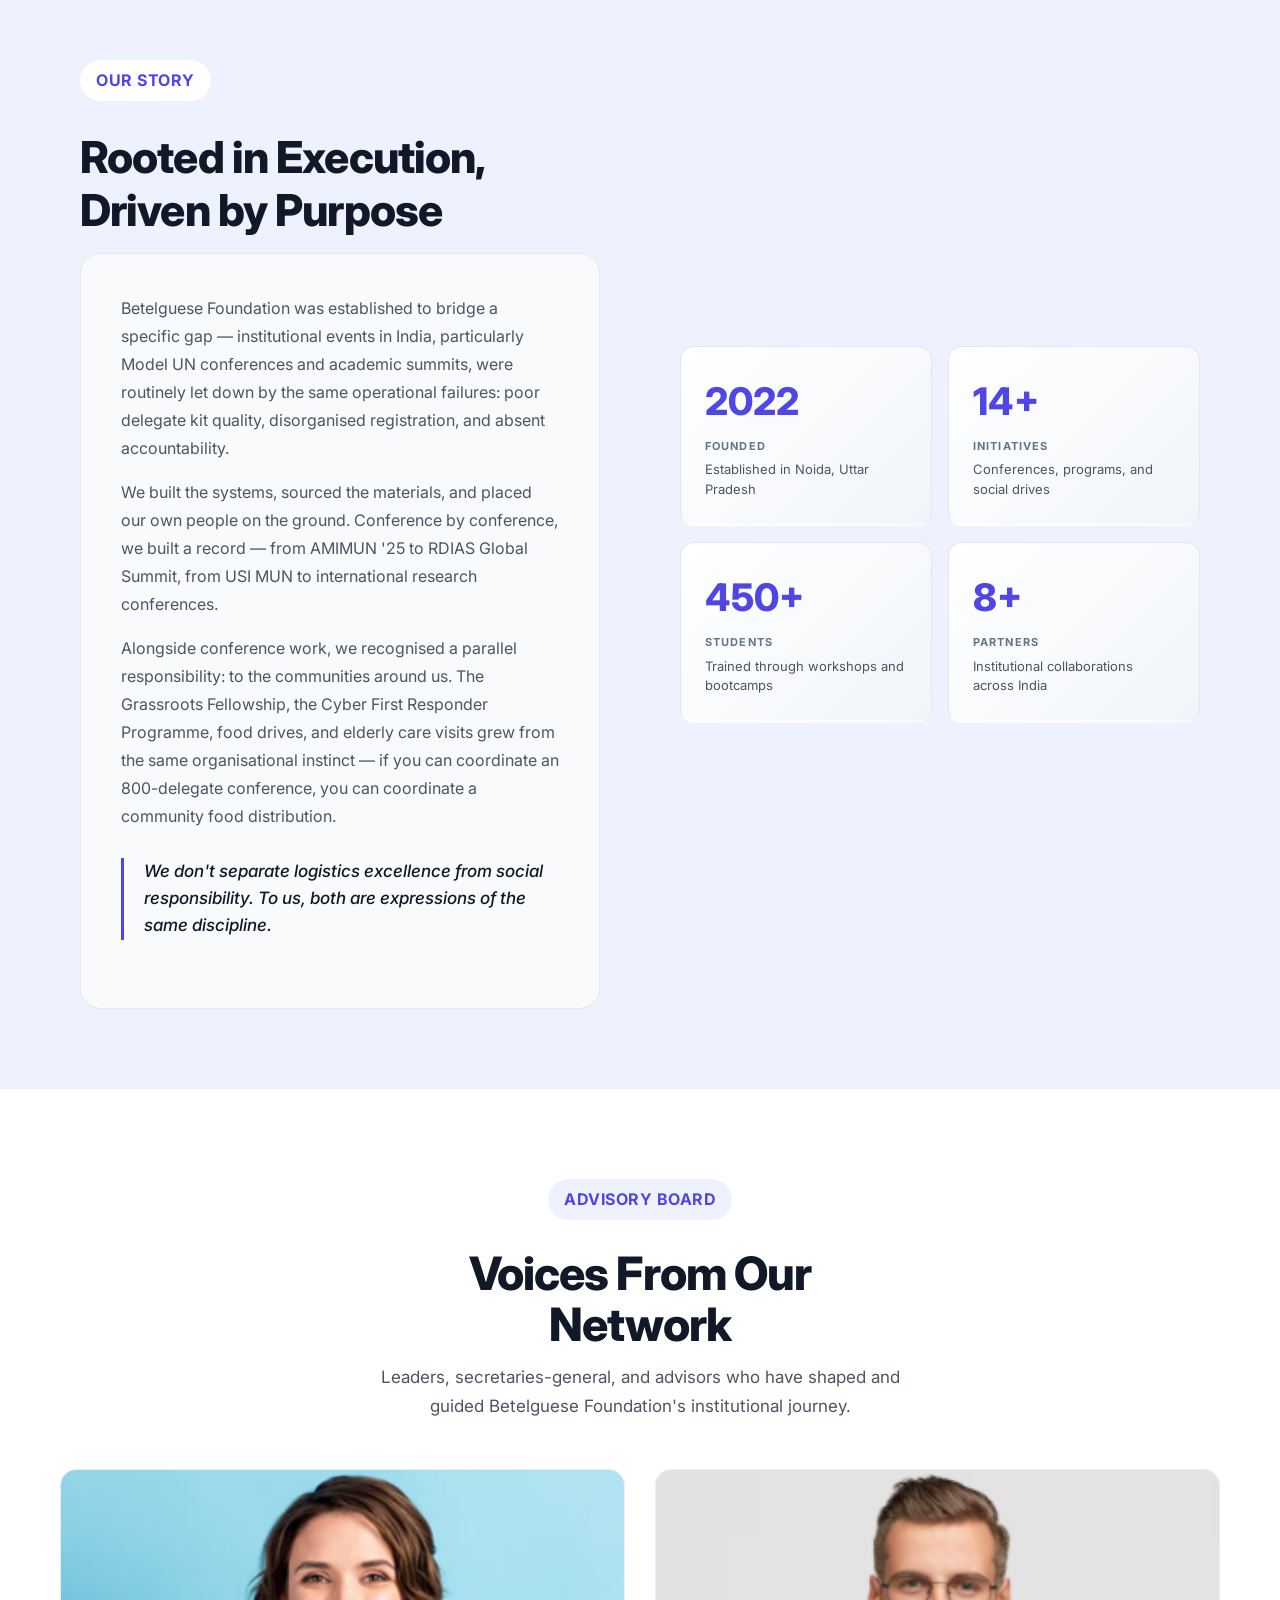
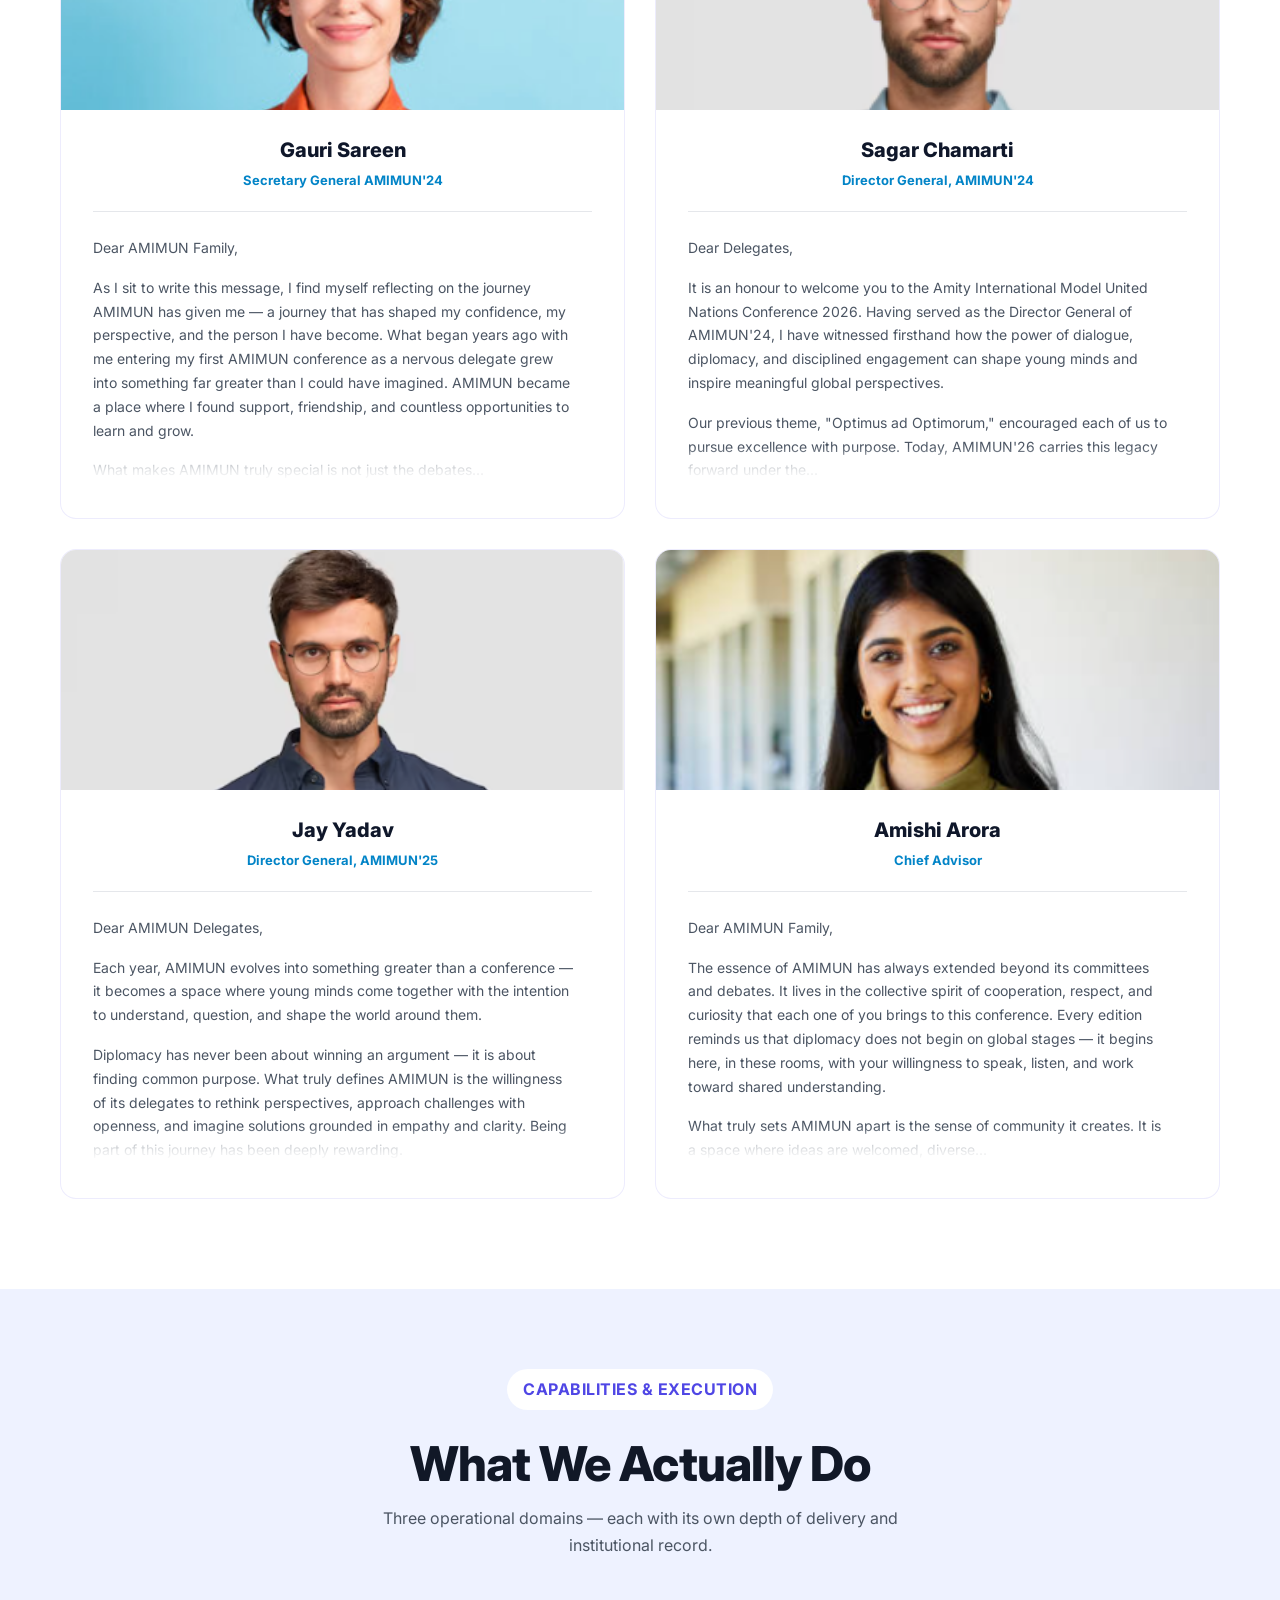
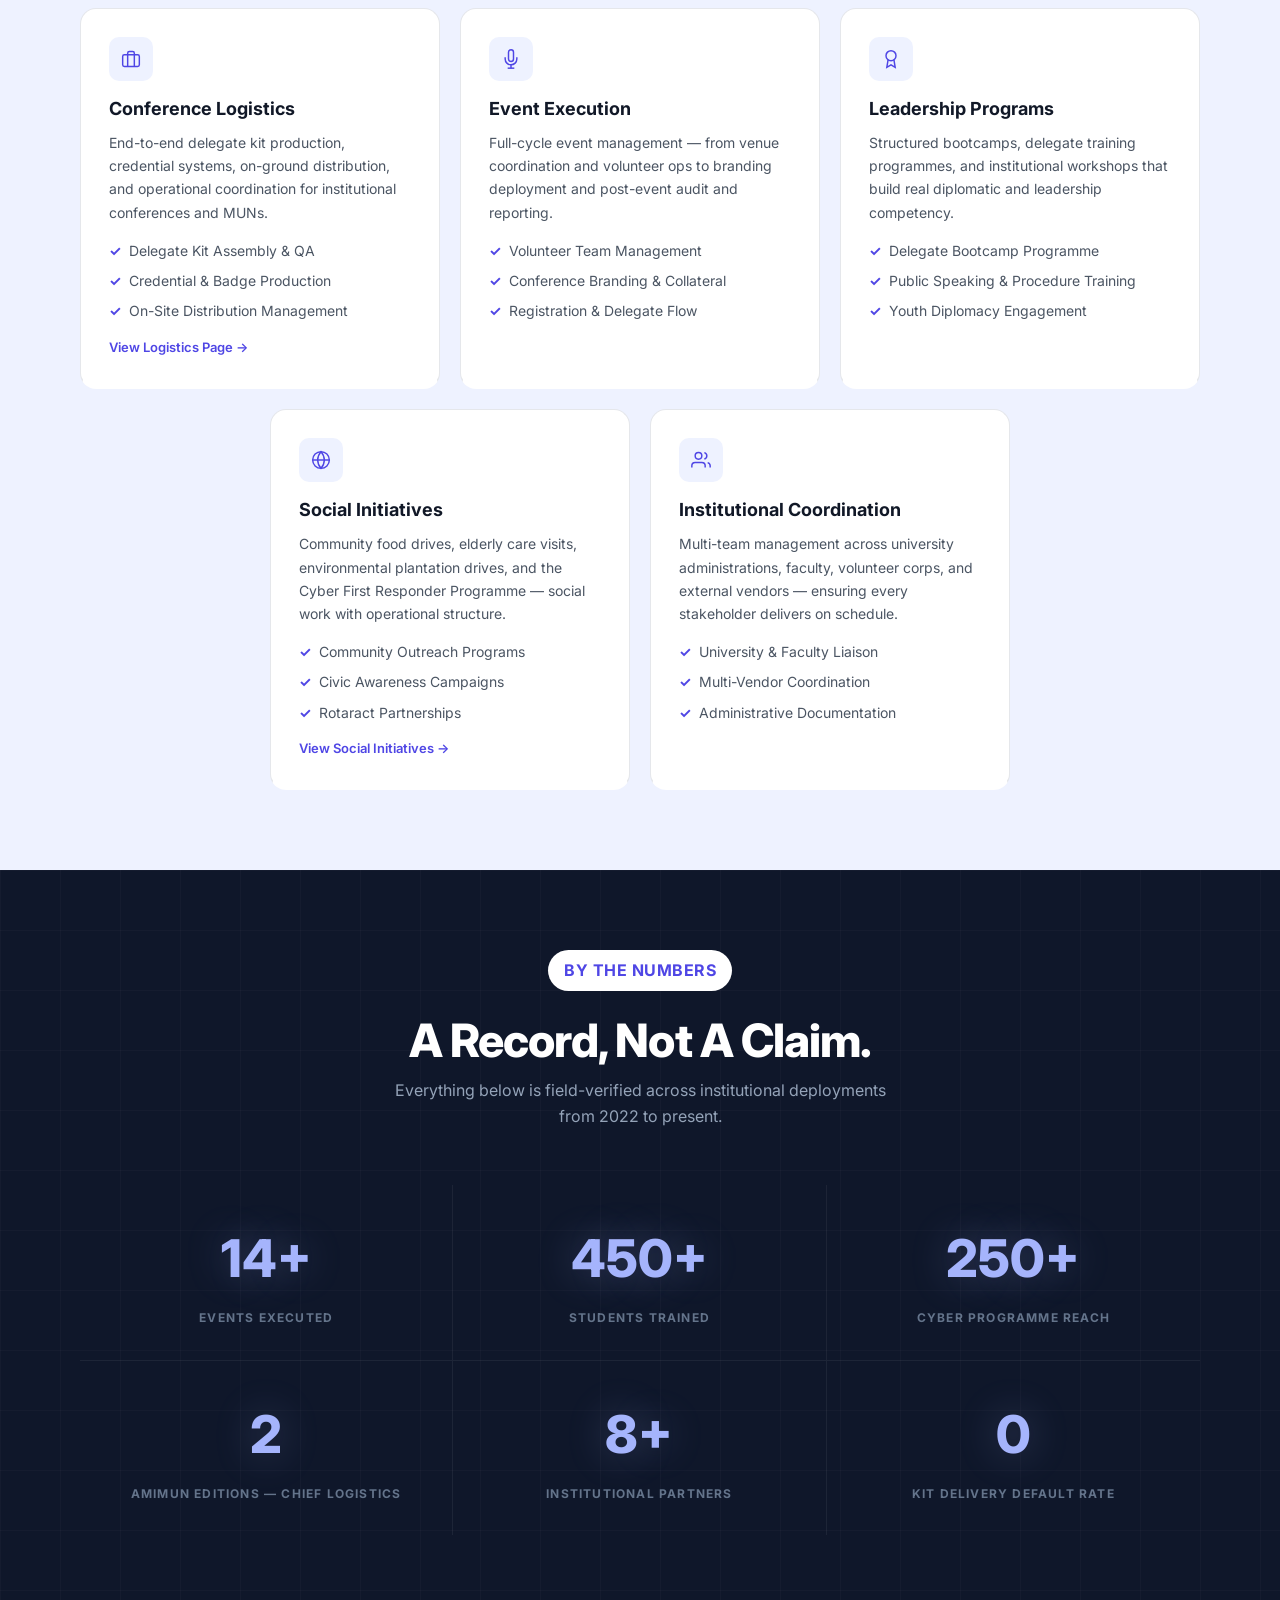
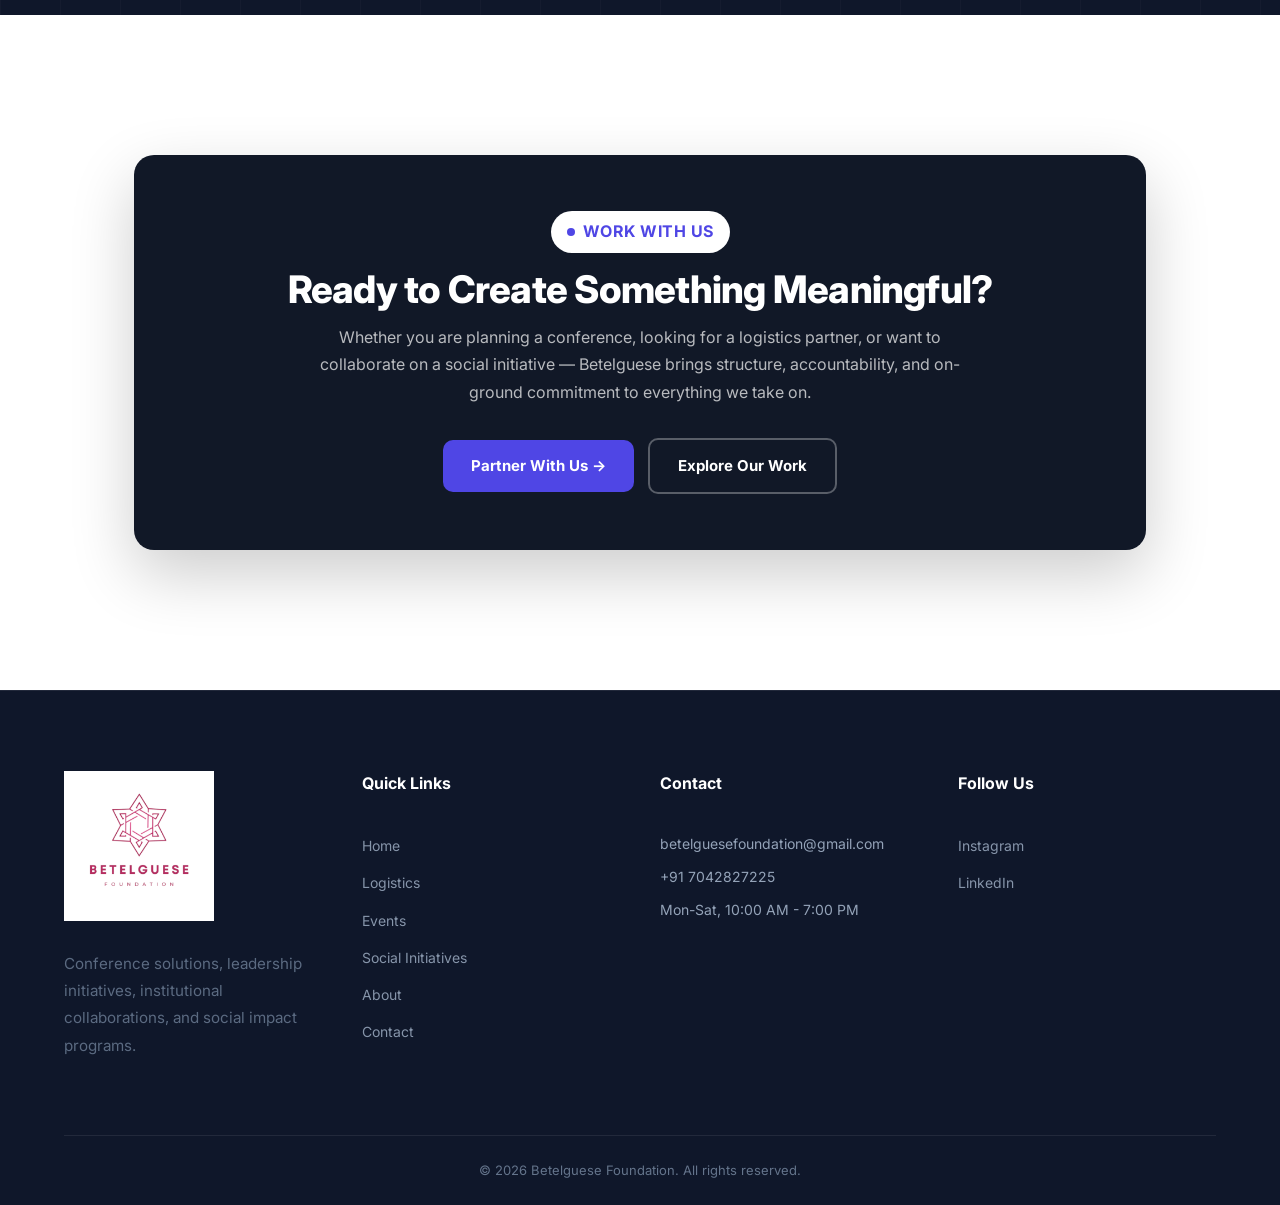
<file: about.html>
﻿<!DOCTYPE html>
<html lang="en">

<head>
    <meta charset="UTF-8">
    <meta name="viewport" content="width=device-width, initial-scale=1.0">
    <title>About Us | Betelguese Foundation</title>
    <meta name="description"
        content="Betelguese Foundation — an institutional operations and youth leadership organization based in Noida, India. Our story, mission, and the work we do.">
    <link rel="stylesheet" href="css/style.css">
    <style>
        html {
            scroll-behavior: smooth;
        }

        /* CSS Variables for About Page */
        :root {
            --accent: #4F46E5;
            --accent-light: #EEF2FF;
            --dark: #111827;
            --dark-bg: #0F172A;
            --body: #4B5563;
            --muted: #64748B;
            --border: #E5E7EB;
        }

        /* Active Nav Link */
        .nav-links a[href="about.html"] {
            color: var(--dark);
            font-weight: 700;
        }

        .nav-links a[href="about.html"]::after {
            width: 100%;
        }

        /* =============================================
           ANIMATION ENGINE — floatHero + fadeUp
        ============================================= */
        @keyframes fadeUp {
            from {
                opacity: 0;
                transform: translateY(20px);
            }

            to {
                opacity: 1;
                transform: translateY(0);
            }
        }

        @keyframes floatHero {

            0%,
            100% {
                transform: translateY(0);
                box-shadow: 0 28px 72px rgba(17, 24, 39, 0.15), 0 0 0 rgba(79, 70, 229, 0);
            }

            50% {
                transform: translateY(-10px);
                box-shadow: 0 35px 80px rgba(17, 24, 39, 0.2), 0 0 40px rgba(79, 70, 229, 0.4);
            }
        }

        @keyframes pulseGlow {
            to {
                box-shadow: 0 0 0 10px rgba(79, 70, 229, 0);
            }
        }

        .fade-up {
            opacity: 0;
            animation: fadeUp 0.6s ease forwards;
        }

        .fade-up--1 {
            animation-delay: 0.1s;
        }

        .fade-up--2 {
            animation-delay: 0.2s;
        }

        .fade-up--3 {
            animation-delay: 0.3s;
        }

        .fade-up--4 {
            animation-delay: 0.4s;
        }

        .fade-up--5 {
            animation-delay: 0.5s;
        }

        /* SECTION 1 - HERO */
        .about-hero {
            background: var(--accent-light);
            padding: 60px 0 60px;
            margin: 0;
        }

        .about-hero-grid {
            display: grid;
            grid-template-columns: 1.1fr 0.9fr;
            gap: 72px;
            align-items: center;
            max-width: 1160px;
            margin: 0 auto;
            padding: 0 20px;
        }

        /* Global Pill Badge */
        .pill-badge {
            display: inline-flex;
            align-items: center;
            background: var(--accent-light);
            color: var(--accent);
            border-radius: 999px;
            padding: 6px 16px;
            font-size: 11px;
            font-weight: 700;
            letter-spacing: 0.1em;
            text-transform: uppercase;
            border: none;
            margin-bottom: 20px;
        }

        .pill-badge-dark {
            background: none;
            border: none;
            color: #A5B4FC;
            font-size: 12px;
            font-weight: 700;
            letter-spacing: 0.15em;
            text-transform: uppercase;
            padding: 0;
            display: block;
            text-align: center;
            margin-bottom: 20px;
        }

        .about-hero h1 {
            font-size: clamp(38px, 4.5vw, 54px);
            line-height: 1.1;
            margin: 0 0 12px;
            /* compressed from 18px */
            font-weight: 800;
            letter-spacing: -0.03em;
        }

        .about-hero-line1 {
            color: var(--dark);
            display: block;
        }

        .about-hero-line2 {
            color: var(--accent);
            display: block;
        }

        .about-hero p {
            font-size: 17px;
            color: var(--body);
            line-height: 1.75;
            max-width: 500px;
            margin-bottom: 24px;
            /* compressed from 32px */
        }

        .about-hero-buttons {
            display: flex;
            gap: 14px;
            margin-bottom: 32px;
        }

        .about-hero-btn-primary {
            background: var(--accent);
            color: white;
            border: none;
            padding: 14px 28px;
            border-radius: 10px;
            font-weight: 700;
            font-size: 15px;
            cursor: pointer;
            text-decoration: none;
            display: inline-block;
            transition: background 0.3s, transform 0.3s;
        }

        .about-hero-btn-primary:hover {
            background: #4338CA;
            transform: translateY(-2px);
        }

        .about-hero-btn-secondary {
            background: transparent;
            border: 2px solid var(--dark);
            color: var(--dark);
            border-radius: 10px;
            padding: 14px 28px;
            font-size: 15px;
            font-weight: 700;
            cursor: pointer;
            transition: all 0.3s ease;
            text-decoration: none;
            display: inline-block;
        }

        .about-hero-btn-secondary:hover {
            border-color: var(--accent);
            color: var(--accent);
            transform: translateY(-2px);
        }

        .about-hero-stats {
            display: flex;
            gap: 16px;
        }

        .about-hero-stat {
            background: white;
            border: 1px solid var(--border);
            border-radius: 10px;
            padding: 16px 24px;
            /* normalized — gives 2022 room to breathe */
            min-width: 140px;
            /* prevents year from feeling squeezed */
            display: inline-flex;
            flex-direction: column;
            gap: 3px;
        }

        /* remove the asymmetric overrides — all chips now have uniform padding */

        .about-hero-stat-number {
            font-size: 26px;
            font-weight: 800;
            color: var(--accent);
            display: block;
        }

        .about-hero-stat-label {
            font-size: 11px;
            font-weight: 700;
            text-transform: uppercase;
            color: var(--muted);
            letter-spacing: 0.08em;
            margin-top: 3px;
            display: block;
        }

        /* Foundation Profile Card — floatHero physics + combined entry */
        .foundation-profile-card {
            background: white;
            border-radius: 20px;
            padding: 0;
            overflow: hidden;
            border: 1px solid var(--border);
            border-top: 3px solid var(--accent);
            /* fadeUp entry first, then continuous float */
            animation:
                fadeUp 0.6s ease 0.2s both,
                floatHero 3s ease-in-out 0.8s infinite;
        }

        .foundation-profile-header {
            background: var(--dark);
            padding: 18px 28px;
        }

        .foundation-profile-header-text {
            font-size: 11px;
            font-weight: 700;
            text-transform: uppercase;
            color: #94A3B8;
            letter-spacing: 0.15em;
        }

        .foundation-profile-body {
            padding: 8px 28px 20px;
        }

        .foundation-profile-row {
            display: grid;
            grid-template-columns: 130px 1fr;
            padding: 14px 0;
            border-bottom: 1px solid var(--border);
        }

        .foundation-profile-row:last-child {
            border-bottom: none;
        }

        .foundation-profile-label {
            font-size: 11px;
            font-weight: 700;
            text-transform: uppercase;
            color: var(--muted);
            letter-spacing: 0.08em;
            padding-top: 2px;
        }

        .foundation-profile-value {
            font-size: 14px;
            font-weight: 600;
            color: var(--dark);
            line-height: 1.5;
        }

        .foundation-profile-footer {
            background: var(--accent-light);
            padding: 14px 28px;
            display: flex;
            justify-content: space-between;
            align-items: center;
        }

        .foundation-profile-footer-left {
            font-size: 13px;
            font-weight: 600;
            color: var(--accent);
        }

        .foundation-profile-footer-right {
            font-size: 13px;
            font-weight: 600;
            color: var(--body);
        }

        /* SECTION 2 - VISION & MISSION */
        .vision-mission {
            background: #FFFFFF;
            padding: 90px 0;
        }

        .vision-mission-header {
            text-align: center;
            max-width: 560px;
            margin: 0 auto 64px;
            padding: 0 20px;
        }

        .vision-mission-header h2 {
            color: var(--dark);
            font-size: clamp(36px, 4vw, 48px);
            font-weight: 800;
            margin: 10px 0 14px;
        }

        .vision-mission-header p {
            color: var(--body);
            font-size: 17px;
            max-width: 520px;
            margin: 0 auto;
            line-height: 1.7;
            text-align: center;
        }

        .vision-mission-grid {
            display: grid;
            grid-template-columns: 1fr 1fr;
            gap: 24px;
            max-width: 1160px;
            margin: 0 auto;
            padding: 0 24px;
        }

        .vm-card {
            background: #EEF2FF;
            border: 1px solid #E5E7EB;
            border-radius: 20px;
            padding: 40px 44px;
            box-shadow: 0 10px 30px rgba(0, 0, 0, 0.04);
            transition: all 0.3s ease;
        }

        .vm-card:hover {
            border-color: rgba(79, 70, 229, 0.3);
            box-shadow: 0 20px 60px rgba(79, 70, 229, 0.15);
            animation: floatHero 3s ease-in-out infinite;
        }

        .vm-card-top {
            display: flex;
            align-items: center;
            gap: 14px;
            margin-bottom: 24px;
        }

        .vm-icon-container {
            width: 48px;
            height: 48px;
            flex-shrink: 0;
            background: var(--accent-light);
            border-radius: 12px;
            display: grid;
            place-items: center;
        }

        .vm-icon-container svg {
            stroke: var(--accent);
            stroke-width: 1.75;
            fill: none;
        }

        .vm-label {
            font-size: 11px;
            font-weight: 700;
            letter-spacing: 0.12em;
            color: var(--accent);
            text-transform: uppercase;
        }

        .vm-card h3 {
            font-size: 24px;
            font-weight: 800;
            color: var(--dark);
            margin: 0 0 16px;
            line-height: 1.2;
        }

        .card-rule {
            width: 40px;
            height: 2px;
            background: var(--accent);
            margin-bottom: 20px;
        }

        .vm-card p {
            font-size: 15px;
            color: var(--body);
            line-height: 1.8;
            margin: 0;
        }

        /* SECTION 3 - OUR STORY */
        .our-story {
            background: #EEF2FF;
            padding: 80px 0;
            margin: 0;
        }

        .our-story-grid {
            display: grid;
            grid-template-columns: 1fr 1fr;
            gap: 80px;
            align-items: center;
            max-width: 1160px;
            margin: 0 auto;
            padding: 0 20px;
        }

        .story-pill {
            background: white;
            border: 1px solid var(--border);
            color: var(--accent);
            font-size: 12px;
            font-weight: 700;
            letter-spacing: 0.1em;
            text-transform: uppercase;
            border-radius: 999px;
            padding: 6px 14px;
            display: inline-block;
            margin-bottom: 20px;
        }

        .our-story h2 {
            font-size: clamp(32px, 3.5vw, 44px);
            font-weight: 800;
            color: var(--dark);
            margin: 14px 0 16px;
            line-height: 1.2;
        }

        .legacy-box {
            background: #F8FAFC;
            border: 1px solid var(--border);
            border-radius: 20px;
            padding: 40px;
        }

        .legacy-box p {
            font-size: 16px;
            color: var(--body);
            line-height: 1.75;
            margin-bottom: 16px;
        }

        .legacy-box p:last-of-type {
            margin-bottom: 28px;
        }

        .story-pullquote {
            border-left: 3px solid var(--accent);
            padding-left: 20px;
            margin-top: 8px;
        }

        .story-pullquote p {
            font-style: italic;
            font-size: 17px;
            color: var(--dark);
            font-weight: 500;
            line-height: 1.6;
            margin: 0;
        }

        /* Milestone Grid */
        .milestone-grid {
            display: grid;
            grid-template-columns: 1fr 1fr;
            gap: 16px;
        }

        .milestone-grid:has(.milestone-block:hover) .milestone-block:not(:hover) {
            opacity: 0.55;
        }

        .milestone-block {
            border: 1px solid var(--border);
            border-radius: 14px;
            padding: 24px;
            background: linear-gradient(135deg, #FFFFFF 0%, #F1F5F9 100%);
            border-bottom: 3px solid transparent;
            transition: all 0.3s ease, border-bottom-color 0.3s ease;
        }

        .milestone-block:hover {
            background: linear-gradient(135deg, #FFFFFF 0%, #F1F5F9 100%);
            border-color: rgba(79, 70, 229, 0.3);
            border-bottom: 3px solid var(--accent);
            animation: floatHero 3s ease-in-out infinite;
        }

        .milestone-number {
            font-size: 38px;
            font-weight: 800;
            color: var(--accent);
            display: block;
        }

        .milestone-label {
            font-size: 11px;
            font-weight: 700;
            text-transform: uppercase;
            color: var(--muted);
            letter-spacing: 0.1em;
            margin-top: 6px;
            display: block;
        }

        .milestone-note {
            font-size: 13px;
            color: var(--body);
            margin-top: 5px;
            line-height: 1.5;
            display: block;
        }

        /* SECTION 4 - CAPABILITIES */
        .capabilities {
            background: #EEF2FF;
            padding: 80px 0;
        }

        .capabilities-header {
            text-align: center;
            max-width: 560px;
            margin: 0 auto 48px;
            padding: 0 20px;
        }

        .capabilities-pill {
            background: white;
            border: 1px solid var(--border);
            color: var(--accent);
            font-size: 12px;
            font-weight: 700;
            letter-spacing: 0.1em;
            text-transform: uppercase;
            border-radius: 999px;
            padding: 6px 14px;
            display: inline-block;
            margin-bottom: 20px;
        }

        .capabilities-header h2 {
            font-size: clamp(34px, 4vw, 48px);
            font-weight: 800;
            color: var(--dark);
            margin: 12px 0 14px;
        }

        .capabilities-header p {
            font-size: 16px;
            color: var(--body);
            line-height: 1.7;
        }

        .capabilities-row-1 {
            display: grid;
            grid-template-columns: repeat(3, 1fr);
            gap: 20px;
            max-width: 1160px;
            margin: 0 auto 20px;
            padding: 0 20px;
        }

        .capabilities-row-2 {
            display: grid;
            grid-template-columns: 1fr 1fr;
            gap: 20px;
            max-width: 780px;
            margin: 0 auto;
            padding: 0 20px;
        }

        .cap-card {
            background: white;
            border: 1px solid var(--border);
            border-radius: 16px;
            padding: 28px;
            border-bottom: 3px solid transparent;
            transition: all 0.3s ease, border-bottom-color 0.3s ease;
        }

        .cap-card:hover {
            background: white;
            transform: translateY(-6px);
            box-shadow: 0 20px 60px rgba(79, 70, 229, 0.12);
            border-color: rgba(79, 70, 229, 0.15);
            border-bottom: 3px solid var(--accent);
        }

        .capabilities-grid:has(.cap-card:hover) .cap-card:not(:hover) {
            opacity: 0.55;
        }

        .cap-icon-container {
            width: 44px;
            height: 44px;
            background: var(--accent-light);
            border-radius: 10px;
            display: grid;
            place-items: center;
            margin-bottom: 14px;
        }

        .cap-icon-container svg {
            stroke: var(--accent);
            stroke-width: 1.75;
            fill: none;
        }

        .cap-card h4 {
            font-size: 18px;
            font-weight: 700;
            color: var(--dark);
            margin: 0 0 8px;
        }

        .cap-card>p {
            font-size: 14px;
            color: var(--body);
            line-height: 1.65;
            margin-bottom: 16px;
        }

        .cap-checklist {
            display: flex;
            flex-direction: column;
            gap: 8px;
        }

        .cap-checklist-item {
            display: flex;
            gap: 8px;
            align-items: flex-start;
        }

        .cap-checkmark {
            color: var(--accent);
            font-weight: 700;
            font-size: 14px;
            flex-shrink: 0;
        }

        .cap-checklist-text {
            font-size: 14px;
            color: var(--body);
        }

        .cap-link {
            display: block;
            margin-top: 14px;
            font-size: 13px;
            font-weight: 600;
            color: var(--accent);
            text-decoration: none;
        }

        .cap-link:hover {
            text-decoration: underline;
        }

        /* SECTION 5 - BY THE NUMBERS */
        .by-the-numbers {
            background: var(--dark-bg);
            padding: 80px 0;
            background-image:
                linear-gradient(rgba(255, 255, 255, 0.025) 1px, transparent 1px),
                linear-gradient(90deg, rgba(255, 255, 255, 0.025) 1px, transparent 1px);
            background-size: 60px 60px;
        }

        .by-the-numbers-header {
            text-align: center;
            max-width: 560px;
            margin: 0 auto 56px;
            padding: 0 20px;
        }

        .by-the-numbers-pill {
            color: #A5B4FC;
            font-size: 12px;
            font-weight: 700;
            letter-spacing: 0.15em;
            text-transform: uppercase;
        }

        .by-the-numbers-header h2 {
            color: white;
            font-size: clamp(34px, 4vw, 46px);
            font-weight: 800;
            margin: 8px 0 12px;
            max-width: 100%;
            white-space: nowrap;
        }

        .by-the-numbers-header p {
            font-size: 16px;
            color: #94A3B8;
        }

        /* SECTION ADVISORY BOARD */
        .advisory-board {
            background: #FFFFFF;
            padding: 90px 0;
        }

        .advisory-header {
            text-align: center;
            max-width: 560px;
            margin: 0 auto;
            padding: 0 20px;
        }

        .advisory-header h2 {
            font-size: clamp(34px, 4vw, 46px);
            font-weight: 800;
            color: var(--dark);
            margin: 12px 0 14px;
        }

        .advisory-header p {
            font-size: 17px;
            color: var(--body);
            max-width: 560px;
            margin: 0 auto;
            line-height: 1.7;
        }

        .advisory-grid {
            display: grid;
            grid-template-columns: 1fr 1fr;
            gap: 30px;
            max-width: 1200px;
            margin: 48px auto 0;
            padding: 0 20px;
        }

        .member-card {
            background: #FFFFFF;
            border: 1px solid rgba(79, 70, 229, 0.1);
            border-radius: 16px;
            overflow: hidden;
            opacity: 1 !important;
            visibility: visible !important;
            transition: transform 0.4s cubic-bezier(0.4, 0, 0.2, 1), box-shadow 0.4s ease;
        }

        .member-card:hover {
            transform: translateY(-10px);
            box-shadow: 0 30px 60px rgba(79, 70, 229, 0.2);
            opacity: 1 !important;
        }

        .member-card:hover .member-image {
            transform: scale(1.05);
        }

        .member-image-container {
            width: 100%;
            height: 240px;
            overflow: hidden;
        }

        .member-image {
            width: 100%;
            height: 100%;
            object-fit: cover;
            object-position: top;
            transition: transform 0.5s ease;
        }

        .member-details {
            padding: 24px 32px 32px;
        }

        .member-header {
            text-align: center;
            padding-bottom: 20px;
            border-bottom: 1px solid #E5E7EB;
            margin-bottom: 24px;
        }

        .member-name {
            font-size: 20px;
            font-weight: 800;
            color: #0F172A;
            margin: 0 0 4px 0;
        }

        .member-role {
            font-size: 13px;
            font-weight: 700;
            color: #0284c7;
            margin: 0;
        }

        .member-message-wrapper {
            position: relative;
        }

        .member-message {
            height: 250px;
            overflow-y: auto;
            position: relative;
            padding-bottom: 20px;
            padding-right: 15px;
            mask-image: linear-gradient(to bottom, black 85%, transparent 100%);
            -webkit-mask-image: linear-gradient(to bottom, black 85%, transparent 100%);
        }

        .member-signature {
            margin-top: 15px;
            padding-top: 10px;
            border-top: 1px solid rgba(79, 70, 229, 0.1);
            font-weight: 700;
            color: #1e293b;
        }

        .member-message::-webkit-scrollbar {
            width: 4px;
        }

        .member-message::-webkit-scrollbar-track {
            background: #f1f1f1;
            border-radius: 10px;
        }

        .member-message::-webkit-scrollbar-thumb {
            background: #4F46E5;
            border-radius: 10px;
        }

        .member-message p {
            font-size: 14px;
            line-height: 1.7;
            color: #4B5563;
            margin: 0 0 16px 0;
            font-style: normal;
            text-align: left;
        }

        .member-message p:last-child {
            margin-bottom: 0;
        }

        .member-message-wrapper::after {
            content: '';
            position: absolute;
            bottom: 0;
            left: 0;
            right: 0;
            height: 40px;
            background: linear-gradient(to bottom, rgba(255, 255, 255, 0) 0%, rgba(255, 255, 255, 1) 100%);
            pointer-events: none;
        }

        .metrics-grid {
            display: grid;
            grid-template-columns: repeat(3, 1fr);
            max-width: 1160px;
            margin: 0 auto;
            padding: 0 20px;
        }

        .metric-block {
            padding: 32px 24px;
            text-align: center;
            border-right: 1px solid rgba(255, 255, 255, 0.06);
        }

        .metric-block:nth-child(3n) {
            border-right: none;
        }

        .metric-number {
            font-size: 52px;
            font-weight: 800;
            color: #A5B4FC;
            display: block;
            text-shadow: 0 0 40px rgba(165, 180, 252, 0.3);
        }

        .metric-label {
            font-size: 12px;
            font-weight: 700;
            text-transform: uppercase;
            color: #64748B;
            letter-spacing: 0.1em;
            margin-top: 8px;
            display: block;
        }

        .metric-block.row-2 {
            border-top: 1px solid rgba(255, 255, 255, 0.06);
        }

        /* SECTION 6 - CLOSING CTA */
        .closing-cta {
            background: white;
            padding: 110px 0 140px 0;
        }

        .closing-cta-wrapper {
            max-width: 1060px;
            margin: -48px auto 0;
            padding: 0 24px;
            position: relative;
            z-index: 10;
        }

        .closing-cta-card {
            background: #111827;
            border-radius: 20px;
            padding: 56px 64px;
            text-align: center;
            box-shadow: 0 24px 64px rgba(0, 0, 0, 0.2);
        }

        .closing-cta-pill {
            color: #94A3B8;
            font-size: 12px;
            font-weight: 700;
            letter-spacing: 0.12em;
            text-transform: uppercase;
            margin-bottom: 16px;
        }

        .closing-cta-card h2 {
            color: white;
            font-size: clamp(26px, 3vw, 38px);
            font-weight: 800;
            margin-bottom: 14px;
        }

        .closing-cta-card p {
            color: rgba(255, 255, 255, 0.7);
            font-size: 16px;
            line-height: 1.7;
            max-width: 680px;
            margin: 0 auto 32px;
        }

        .closing-cta-buttons {
            display: flex;
            gap: 14px;
            justify-content: center;
            align-items: center;
        }

        .cta-btn-primary {
            background: #4F46E5;
            color: white;
            border: none;
            border-radius: 10px;
            padding: 14px 28px;
            font-size: 15px;
            font-weight: 700;
            text-decoration: none;
            display: inline-flex;
            align-items: center;
            gap: 6px;
            transition: transform 0.3s;
        }

        .cta-btn-primary:hover {
            transform: translateY(-2px);
        }

        .cta-btn-secondary {
            background: transparent;
            color: white;
            border: 2px solid rgba(255, 255, 255, 0.3);
            border-radius: 10px;
            padding: 14px 28px;
            font-size: 15px;
            font-weight: 700;
            text-decoration: none;
            display: inline-block;
            transition: border-color 0.3s, background 0.3s;
        }

        .cta-btn-secondary:hover {
            border-color: white;
            background: rgba(255, 255, 255, 0.05);
        }

        /* RESPONSIVE BREAKPOINTS */
        @media (max-width: 960px) {
            .advisory-grid {
                grid-template-columns: 1fr;
            }
        }

        @media (max-width: 768px) {
            .about-hero-grid {
                grid-template-columns: 1fr;
                gap: 40px;
            }

            .about-hero-stats {
                flex-wrap: wrap;
                gap: 16px;
            }

            .about-hero-stat {
                border-right: none;
            }

            .vision-mission-grid {
                grid-template-columns: 1fr;
                gap: 48px;
            }

            .vision-column {
                padding-right: 0;
                border-right: none;
            }

            .mission-column {
                padding-left: 0;
            }

            .our-story-grid {
                grid-template-columns: 1fr;
                gap: 48px;
            }

            .capabilities-row-1,
            .capabilities-row-2 {
                grid-template-columns: 1fr;
                max-width: 100%;
            }

            .metrics-grid {
                grid-template-columns: 1fr;
            }

            .metric-block {
                border-right: none;
                border-bottom: 1px solid rgba(255, 255, 255, 0.06);
            }

            .metric-block:last-child {
                border-bottom: none;
            }

            .about-hero,
            .vision-mission,
            .our-story,
            .capabilities,
            .by-the-numbers,
            .closing-cta {
                padding: 60px 0;
            }

            .about-hero h1 {
                font-size: clamp(32px, 8vw, 46px);
            }

            .closing-cta-buttons {
                flex-direction: column;
            }
        }

        /* Active Footer Link */
        .footer-link-about {
            color: var(--accent) !important;
        }

        /* =======================================================================
           FOOTER STANDARDIZATION
        ======================================================================= */
        .footer {
            background: #0F172A;
            color: #64748B;
            padding: 80px 0 24px;
            border-top: 1px solid rgba(255, 255, 255, 0.08);
        }

        .footer-container {
            display: grid;
            grid-template-columns: repeat(4, 1fr);
            gap: 40px;
            margin-bottom: 60px;
        }

        .footer-logo {
            max-width: 150px;
            margin-bottom: 16px;
            max-height: none !important;
        }

        .footer-column h4 {
            color: var(--white);
            margin-bottom: 24px;
            font-size: 16px;
        }

        .footer-column ul {
            display: flex;
            flex-direction: column;
            gap: 12px;
            list-style: none;
            padding: 0;
            margin: 0;
        }

        .footer-column ul li {
            margin: 0;
            padding: 0;
            line-height: 1.5;
            opacity: 1;
        }

        .footer-column ul li,
        .footer-column ul a {
            color: #94A3B8;
            font-size: 14px;
        }

        .footer-column ul a:hover {
            color: var(--accent);
            opacity: 1;
            transform: none;
        }

        .footer-bottom {
            border-top: 1px solid rgba(255, 255, 255, 0.08);
            padding-top: 24px;
            text-align: center;
            font-size: 13px;
            color: #64748B;
        }

        @media (max-width: 960px) {
            .footer-container {
                grid-template-columns: repeat(2, 1fr);
            }
        }

        @media (max-width: 600px) {
            .footer-container {
                grid-template-columns: 1fr;
            }
        }
    </style>
</head>

<body>
    <!-- HEADER / NAVBAR -->
    <header class="header">
        <div class="container navbar">
            <div class="logo">
                <a href="index.html" class="logo-link">
                    <span class="nav-brand">Betelguese Foundation</span>
                </a>
            </div>
            <nav class="nav">
                <ul class="nav-links">
                    <li><a href="index.html">Home</a></li>
                    <li><a href="pages/logistics.html">Logistics</a></li>
                    <li><a href="pages/events.html">Events</a></li>
                    <li><a href="pages/social-initiatives.html">Social Initiatives</a></li>
                    <li><a href="about.html">About</a></li>
                    <li><a href="pages/contact.html">Contact</a></li>
                </ul>
            </nav>
            <a href="pages/contact.html" class="nav-btn">Partner With Us</a>
        </div>
    </header>

    <!-- SECTION 1 - HERO -->
    <section class="about-hero">
        <div class="about-hero-grid">
            <div>
                <!-- SECTION 1 <span class="pill-badge">ABOUT THE FOUNDATION</span> -->
                <div class="hero-badge-wrapper section-tag section-tag--on-indigo fade-up fade-up--1">
                    <div class="pulse-dot"></div>
                    <span>ABOUT THE FOUNDATION</span>
                </div>
                <h1 class="fade-up fade-up--2">
                    <span class="about-hero-line1">Built on Execution,</span>
                    <span class="about-hero-line2">Grounded in Purpose</span>
                </h1>
                <p class="fade-up fade-up--3">Betelguese Foundation is an institutional operations and youth leadership
                    organization based in
                    Noida, India. We manage conference logistics, execute institutional events, run community outreach
                    programs, and build leadership capacity — with a field-verified record across 14+ institutional
                    initiatives.</p>
                <div class="about-hero-buttons fade-up fade-up--4">
                    <a href="pages/events.html" class="about-hero-btn-primary">View Our Work →</a>
                    <a href="pages/contact.html" class="about-hero-btn-secondary">Contact Our Team</a>
                </div>
                <div class="about-hero-stats fade-up fade-up--5">
                    <div class="about-hero-stat">
                        <span class="about-hero-stat-number js-counter" data-target="2022" data-suffix="">2022</span>
                        <span class="about-hero-stat-label">YEAR FOUNDED</span>
                    </div>
                    <div class="about-hero-stat">
                        <span class="about-hero-stat-number js-counter" data-target="14" data-suffix="+">14+</span>
                        <span class="about-hero-stat-label">INITIATIVES DELIVERED</span>
                    </div>
                    <div class="about-hero-stat">
                        <span class="about-hero-stat-number js-counter" data-target="450" data-suffix="+">450+</span>
                        <span class="about-hero-stat-label">STUDENTS IMPACTED</span>
                    </div>
                </div>
            </div>
            <div class="foundation-profile-card">
                <div class="foundation-profile-header">
                    <span class="foundation-profile-header-text">FOUNDATION PROFILE</span>
                </div>
                <div class="foundation-profile-body">
                    <div class="foundation-profile-row">
                        <span class="foundation-profile-label">TYPE</span>
                        <span class="foundation-profile-value">Non-Profit Foundation</span>
                    </div>
                    <div class="foundation-profile-row">
                        <span class="foundation-profile-label">FOUNDED</span>
                        <span class="foundation-profile-value">2022, Noida, Uttar Pradesh</span>
                    </div>
                    <div class="foundation-profile-row">
                        <span class="foundation-profile-label">PRIMARY WORK</span>
                        <span class="foundation-profile-value">Conference Logistics & Institutional Operations</span>
                    </div>
                    <div class="foundation-profile-row">
                        <span class="foundation-profile-label">SOCIAL PROGRAMS</span>
                        <span class="foundation-profile-value">Community Outreach & Youth Engagement</span>
                    </div>
                    <div class="foundation-profile-row">
                        <span class="foundation-profile-label">REACH</span>
                        <span class="foundation-profile-value">Delhi NCR Region & Beyond</span>
                    </div>
                </div>
                <div class="foundation-profile-footer">
                    <span class="foundation-profile-footer-left">betelguesefoundation@gmail.com</span>
                    <span class="foundation-profile-footer-right">Noida, India</span>
                </div>
            </div>
        </div>
    </section>

    <!-- SECTION 2 - VISION & MISSION -->
    <section class="vision-mission">
        <div class="vision-mission-header">
            <span class="section-tag section-tag--on-white">OUR FOUNDATION</span>
            <h2>Vision & Mission</h2>
            <p>Two commitments that govern every decision we make — from delegate kit quality to community food drives.
            </p>
        </div>
        <div class="vision-mission-grid">
            <div class="vm-card">
                <div class="vm-card-top">
                    <div class="vm-icon-container">
                        <svg width="24" height="24" viewBox="0 0 24 24">
                            <path d="M1 12s4-8 11-8 11 8 11 8-4 8-11 8-11-8-11-8z" />
                            <circle cx="12" cy="12" r="3" />
                        </svg>
                    </div>
                    <span class="vm-label">OUR VISION</span>
                </div>
                <h3>A Vibrant, Inclusive Society.</h3>
                <div class="card-rule"></div>
                <p>To create a society where individuals are equipped with the skills, knowledge, and opportunities to
                    lead, innovate, and make a meaningful impact on the world around them.</p>
            </div>
            <div class="vm-card">
                <div class="vm-card-top">
                    <div class="vm-icon-container">
                        <svg width="24" height="24" viewBox="0 0 24 24" stroke-linecap="round" stroke-linejoin="round">
                            <line x1="22" y1="2" x2="11" y2="13" />
                            <polygon points="22 2 15 22 11 13 2 9 22 2" />
                        </svg>
                    </div>
                    <span class="vm-label">OUR MISSION</span>
                </div>
                <h3>Empowering Next-Generation Leaders.</h3>
                <div class="card-rule"></div>
                <p>To empower students and young individuals through knowledge, leadership development, and experiential
                    learning — unlocking potential, amplifying voices, and shaping a future where every individual
                    contributes to societal progress.</p>
            </div>
        </div>
    </section>

    <!-- SECTION 3 - OUR STORY -->
    <section class="our-story">
        <div class="our-story-grid">
            <div>
                <span class="section-tag section-tag--on-indigo">OUR STORY</span>
                <h2>Rooted in Execution, Driven by Purpose</h2>
                <div class="legacy-box">
                    <p>Betelguese Foundation was established to bridge a specific gap — institutional events in India,
                        particularly Model UN conferences and academic summits, were routinely let down by the same
                        operational failures: poor delegate kit quality, disorganised registration, and absent
                        accountability.</p>
                    <p>We built the systems, sourced the materials, and placed our own people on the ground. Conference
                        by
                        conference, we built a record — from AMIMUN '25 to RDIAS Global Summit, from USI MUN to
                        international research conferences.</p>
                    <p>Alongside conference work, we recognised a parallel responsibility: to the communities around us.
                        The
                        Grassroots Fellowship, the Cyber First Responder Programme, food drives, and elderly care visits
                        grew from the same organisational instinct — if you can coordinate an 800-delegate conference,
                        you
                        can coordinate a community food distribution.</p>
                    <div class="story-pullquote">
                        <p>We don't separate logistics excellence from social responsibility. To us, both are
                            expressions of
                            the same discipline.</p>
                    </div>
                </div>
            </div>
            <div class="milestone-grid">
                <div class="milestone-block">
                    <span class="milestone-number">2022</span>
                    <span class="milestone-label">FOUNDED</span>
                    <span class="milestone-note">Established in Noida, Uttar Pradesh</span>
                </div>
                <div class="milestone-block">
                    <span class="milestone-number">14+</span>
                    <span class="milestone-label">INITIATIVES</span>
                    <span class="milestone-note">Conferences, programs, and social drives</span>
                </div>
                <div class="milestone-block">
                    <span class="milestone-number">450+</span>
                    <span class="milestone-label">STUDENTS</span>
                    <span class="milestone-note">Trained through workshops and bootcamps</span>
                </div>
                <div class="milestone-block">
                    <span class="milestone-number">8+</span>
                    <span class="milestone-label">PARTNERS</span>
                    <span class="milestone-note">Institutional collaborations across India</span>
                </div>
            </div>
        </div>
    </section>

    <!-- SECTION 3.5 - ADVISORY BOARD -->
    <section class="advisory-board">
        <div class="advisory-header">
            <span class="section-tag section-tag--on-white">ADVISORY BOARD</span>
            <h2>Voices From Our Network</h2>
            <p>Leaders, secretaries-general, and advisors who have shaped and guided Betelguese Foundation's
                institutional journey.</p>
        </div>
        <div class="advisory-grid">
            <div class="member-card fade-up fade-up--1">
                <div class="member-image-container">
                    <img src="assets/images/gauri.png" alt="Gauri Sareen" class="member-image">
                </div>
                <div class="member-details">
                    <div class="member-header">

                        <h3 class="member-name">Gauri Sareen</h3>
                        <p class="member-role">Secretary General AMIMUN'24</p>
                    </div>
                    <div class="member-message-wrapper">
                        <div class="member-message">
                            <p>Dear AMIMUN Family,</p>
                            <p>As I sit to write this message, I find myself reflecting on the journey AMIMUN has given
                                me — a journey that has shaped my confidence, my perspective, and the person I have
                                become. What began years ago with me entering my first AMIMUN conference as a nervous
                                delegate grew into something far greater than I could have imagined. AMIMUN became a
                                place where I found support, friendship, and countless opportunities to learn and grow.
                            </p>
                            <p>What makes AMIMUN truly special is not just the debates...</p>
                        </div>
                    </div>
                </div>
            </div>
            <div class="member-card fade-up fade-up--2">
                <div class="member-image-container">
                    <img src="assets/images/sagar.png" alt="Sagar Chamarti" class="member-image">
                </div>
                <div class="member-details">
                    <div class="member-header">

                        <h3 class="member-name">Sagar Chamarti</h3>
                        <p class="member-role">Director General, AMIMUN'24</p>
                    </div>
                    <div class="member-message-wrapper">
                        <div class="member-message">
                            <p>Dear Delegates,</p>
                            <p>It is an honour to welcome you to the Amity International Model United Nations Conference
                                2026. Having served as the Director General of AMIMUN'24, I have witnessed firsthand how
                                the power of dialogue, diplomacy, and disciplined engagement can shape young minds and
                                inspire meaningful global perspectives.</p>
                            <p>Our previous theme, "Optimus ad Optimorum," encouraged each of us to pursue excellence
                                with purpose. Today, AMIMUN'26 carries this legacy forward under the...</p>
                        </div>
                    </div>
                </div>
            </div>
            <div class="member-card fade-up fade-up--3">
                <div class="member-image-container">
                    <img src="assets/images/Jay_Yadav.png" alt="Jay Yadav" class="member-image">
                </div>
                <div class="member-details">
                    <div class="member-header">
                        <h3 class="member-name">Jay Yadav</h3>
                        <p class="member-role">Director General, AMIMUN'25</p>
                    </div>
                    <div class="member-message-wrapper">
                        <div class="member-message">
                            <p>Dear AMIMUN Delegates,</p>
                            <p>Each year, AMIMUN evolves into something greater than a conference — it becomes a space
                                where young minds come together with the intention to understand, question, and shape
                                the world around them.</p>
                            <p>Diplomacy has never been about winning an argument — it is about finding common purpose.
                                What truly defines AMIMUN is the willingness of its delegates to rethink perspectives,
                                approach challenges with openness, and imagine solutions grounded in empathy and clarity.
                                Being part of this journey has been deeply rewarding.</p>
                        </div>
                    </div>
                </div>
            </div>
            <div class="member-card fade-up fade-up--4">
                <div class="member-image-container">
                    <img src="assets/images/amishi.png" alt="Amishi Arora" class="member-image">
                </div>
                <div class="member-details">
                    <div class="member-header">

                        <h3 class="member-name">Amishi Arora</h3>
                        <p class="member-role">Chief Advisor</p>
                    </div>
                    <div class="member-message-wrapper">
                        <div class="member-message">
                            <p>Dear AMIMUN Family,</p>
                            <p>The essence of AMIMUN has always extended beyond its committees and debates. It lives in
                                the collective spirit of cooperation, respect, and curiosity that each one of you brings
                                to this conference. Every edition reminds us that diplomacy does not begin on global
                                stages — it begins here, in these rooms, with your willingness to speak, listen, and
                                work toward shared understanding.</p>
                            <p>What truly sets AMIMUN apart is the sense of community it creates. It is a space where
                                ideas are welcomed, diverse...</p>
                        </div>
                    </div>
                </div>
            </div>
        </div>
    </section>

    <!-- SECTION 4 - CAPABILITIES -->
    <section class="capabilities">
        <div class="capabilities-header">
            <span class="section-tag section-tag--on-indigo">CAPABILITIES & EXECUTION</span>
            <h2>What We Actually Do</h2>
            <p>Three operational domains — each with its own depth of delivery and institutional record.</p>
        </div>
        <div class="capabilities-row-1 capabilities-grid">
            <div class="cap-card">
                <div class="cap-icon-container">
                    <svg width="20" height="20" viewBox="0 0 24 24">
                        <rect x="2" y="7" width="20" height="14" rx="2" ry="2" />
                        <path d="M16 21V5a2 2 0 0 0-2-2h-4a2 2 0 0 0-2 2v16" />
                    </svg>
                </div>
                <h4>Conference Logistics</h4>
                <p>End-to-end delegate kit production, credential systems, on-ground distribution, and operational
                    coordination for institutional conferences and MUNs.</p>
                <div class="cap-checklist">
                    <div class="cap-checklist-item">
                        <span class="cap-checkmark">✓</span>
                        <span class="cap-checklist-text">Delegate Kit Assembly & QA</span>
                    </div>
                    <div class="cap-checklist-item">
                        <span class="cap-checkmark">✓</span>
                        <span class="cap-checklist-text">Credential & Badge Production</span>
                    </div>
                    <div class="cap-checklist-item">
                        <span class="cap-checkmark">✓</span>
                        <span class="cap-checklist-text">On-Site Distribution Management</span>
                    </div>
                </div>
                <a href="pages/logistics.html" class="cap-link">View Logistics Page →</a>
            </div>
            <div class="cap-card">
                <div class="cap-icon-container">
                    <svg width="20" height="20" viewBox="0 0 24 24">
                        <path d="M12 1a3 3 0 0 0-3 3v8a3 3 0 0 0 6 0V4a3 3 0 0 0-3-3z" />
                        <path d="M19 10v2a7 7 0 0 1-14 0v-2" />
                        <line x1="12" y1="19" x2="12" y2="23" />
                        <line x1="8" y1="23" x2="16" y2="23" />
                    </svg>
                </div>
                <h4>Event Execution</h4>
                <p>Full-cycle event management — from venue coordination and volunteer ops to branding deployment and
                    post-event audit and reporting.</p>
                <div class="cap-checklist">
                    <div class="cap-checklist-item">
                        <span class="cap-checkmark">✓</span>
                        <span class="cap-checklist-text">Volunteer Team Management</span>
                    </div>
                    <div class="cap-checklist-item">
                        <span class="cap-checkmark">✓</span>
                        <span class="cap-checklist-text">Conference Branding & Collateral</span>
                    </div>
                    <div class="cap-checklist-item">
                        <span class="cap-checkmark">✓</span>
                        <span class="cap-checklist-text">Registration & Delegate Flow</span>
                    </div>
                </div>
            </div>
            <div class="cap-card">
                <div class="cap-icon-container">
                    <svg width="20" height="20" viewBox="0 0 24 24">
                        <circle cx="12" cy="8" r="6" />
                        <path d="M15.477 12.89L17 22l-5-3-5 3 1.523-9.11" />
                    </svg>
                </div>
                <h4>Leadership Programs</h4>
                <p>Structured bootcamps, delegate training programmes, and institutional workshops that build real
                    diplomatic and leadership competency.</p>
                <div class="cap-checklist">
                    <div class="cap-checklist-item">
                        <span class="cap-checkmark">✓</span>
                        <span class="cap-checklist-text">Delegate Bootcamp Programme</span>
                    </div>
                    <div class="cap-checklist-item">
                        <span class="cap-checkmark">✓</span>
                        <span class="cap-checklist-text">Public Speaking & Procedure Training</span>
                    </div>
                    <div class="cap-checklist-item">
                        <span class="cap-checkmark">✓</span>
                        <span class="cap-checklist-text">Youth Diplomacy Engagement</span>
                    </div>
                </div>
            </div>
        </div>
        <div class="capabilities-row-2 capabilities-grid">
            <div class="cap-card">
                <div class="cap-icon-container">
                    <svg width="20" height="20" viewBox="0 0 24 24">
                        <circle cx="12" cy="12" r="10" />
                        <line x1="2" y1="12" x2="22" y2="12" />
                        <path
                            d="M12 2a15.3 15.3 0 0 1 4 10 15.3 15.3 0 0 1-4 10 15.3 15.3 0 0 1-4-10 15.3 15.3 0 0 1 4-10z" />
                    </svg>
                </div>
                <h4>Social Initiatives</h4>
                <p>Community food drives, elderly care visits, environmental plantation drives, and the Cyber First
                    Responder Programme — social work with operational structure.</p>
                <div class="cap-checklist">
                    <div class="cap-checklist-item">
                        <span class="cap-checkmark">✓</span>
                        <span class="cap-checklist-text">Community Outreach Programs</span>
                    </div>
                    <div class="cap-checklist-item">
                        <span class="cap-checkmark">✓</span>
                        <span class="cap-checklist-text">Civic Awareness Campaigns</span>
                    </div>
                    <div class="cap-checklist-item">
                        <span class="cap-checkmark">✓</span>
                        <span class="cap-checklist-text">Rotaract Partnerships</span>
                    </div>
                </div>
                <a href="pages/social-initiatives.html" class="cap-link">View Social Initiatives →</a>
            </div>
            <div class="cap-card">
                <div class="cap-icon-container">
                    <svg width="20" height="20" viewBox="0 0 24 24">
                        <path d="M17 21v-2a4 4 0 0 0-4-4H5a4 4 0 0 0-4 4v2" />
                        <circle cx="9" cy="7" r="4" />
                        <path d="M23 21v-2a4 4 0 0 0-3-3.87" />
                        <path d="M16 3.13a4 4 0 0 1 0 7.75" />
                    </svg>
                </div>
                <h4>Institutional Coordination</h4>
                <p>Multi-team management across university administrations, faculty, volunteer corps, and external
                    vendors — ensuring every stakeholder delivers on schedule.</p>
                <div class="cap-checklist">
                    <div class="cap-checklist-item">
                        <span class="cap-checkmark">✓</span>
                        <span class="cap-checklist-text">University & Faculty Liaison</span>
                    </div>
                    <div class="cap-checklist-item">
                        <span class="cap-checkmark">✓</span>
                        <span class="cap-checklist-text">Multi-Vendor Coordination</span>
                    </div>
                    <div class="cap-checklist-item">
                        <span class="cap-checkmark">✓</span>
                        <span class="cap-checklist-text">Administrative Documentation</span>
                    </div>
                </div>
            </div>
        </div>
    </section>

    <!-- SECTION 5 - BY THE NUMBERS -->
    <section class="by-the-numbers">
        <div class="by-the-numbers-header">
            <span class="section-tag" style="background: #ffffff; color: #4F46E5; border: none;">BY THE NUMBERS</span>
            <h2>A Record, Not A Claim.</h2>
            <p>Everything below is field-verified across institutional deployments from 2022 to present.</p>
        </div>
        <div class="metrics-grid">
            <div class="metric-block">
                <span class="metric-number">14+</span>
                <span class="metric-label">EVENTS EXECUTED</span>
            </div>
            <div class="metric-block">
                <span class="metric-number">450+</span>
                <span class="metric-label">STUDENTS TRAINED</span>
            </div>
            <div class="metric-block">
                <span class="metric-number">250+</span>
                <span class="metric-label">CYBER PROGRAMME REACH</span>
            </div>
            <div class="metric-block row-2">
                <span class="metric-number">2</span>
                <span class="metric-label">AMIMUN EDITIONS — CHIEF LOGISTICS</span>
            </div>
            <div class="metric-block row-2">
                <span class="metric-number">8+</span>
                <span class="metric-label">INSTITUTIONAL PARTNERS</span>
            </div>
            <div class="metric-block row-2">
                <span class="metric-number">0</span>
                <span class="metric-label">KIT DELIVERY DEFAULT RATE</span>
            </div>
        </div>
    </section>

    <!-- SECTION 6 - CLOSING CTA -->
    <section class="closing-cta">
        <div class="closing-cta-wrapper" style="margin-top: 30px;">
            <div class="closing-cta-card">
                <div class="section-tag" style="background: #ffffff; color: #4F46E5; border: none; display: inline-flex; align-items: center; gap: 8px;"><span class="pulse-dot"></span>WORK WITH US</div>
                <h2>Ready to Create Something Meaningful?</h2>
                <p>Whether you are planning a conference, looking for a logistics partner, or want to collaborate on a
                    social initiative — Betelguese brings structure, accountability, and on-ground commitment to
                    everything we take on.</p>
                <div class="closing-cta-buttons">
                    <a href="pages/contact.html" class="cta-btn-primary">Partner With Us →</a>
                    <a href="pages/events.html" class="cta-btn-secondary">Explore Our Work</a>
                </div>
            </div>
        </div>
    </section>

    <!-- FOOTER -->
    <footer class="footer">
        <div class="container">
            <div class="footer-container">
                <div class="footer-column">
                    <img src="assets/images/logo_primary.png" alt="Betelguese Foundation Logo" class="footer-logo">
                    <p>Conference solutions, leadership initiatives, institutional collaborations, and social impact
                        programs.</p>
                </div>
                <div class="footer-column">
                    <h4>Quick Links</h4>
                    <ul>
                        <li><a href="index.html">Home</a></li>
                        <li><a href="pages/logistics.html">Logistics</a></li>
                        <li><a href="pages/events.html">Events</a></li>
                        <li><a href="pages/social-initiatives.html">Social Initiatives</a></li>
                        <li><a href="about.html" class="is-active-page">About</a></li>
                        <li><a href="pages/contact.html">Contact</a></li>
                    </ul>
                </div>
                <div class="footer-column">
                    <h4>Contact</h4>
                    <ul>
                        <li>betelguesefoundation@gmail.com</li>
                        <li>+91 7042827225</li>
                        <li>Mon-Sat, 10:00 AM - 7:00 PM</li>
                    </ul>
                </div>
                <div class="footer-column">
                    <h4>Follow Us</h4>
                    <ul>
                        <li><a href="https://www.instagram.com/betelguesefoundation/" target="_blank">Instagram</a></li>
                        <li><a href="https://www.linkedin.com/company/betelguese-foundation/"
                                target="_blank">LinkedIn</a></li>
                        <!-- <li><a href="#">Facebook</a></li> -->
                    </ul>
                </div>
            </div>
            <div class="footer-bottom">&copy; 2026 Betelguese Foundation. All rights reserved.</div>
        </div>
    </footer>

    <script>
        /* Count-Up Animation — fires once when stat chips enter viewport */
        document.addEventListener("DOMContentLoaded", () => {
            const counters = document.querySelectorAll(".js-counter");
            const observer = new IntersectionObserver((entries, obs) => {
                entries.forEach(entry => {
                    if (!entry.isIntersecting) return;
                    const el = entry.target;
                    const target = parseInt(el.getAttribute("data-target"), 10);
                    const suffix = el.getAttribute("data-suffix") || "";
                    const duration = 1800;
                    let start = null;
                    const step = (ts) => {
                        if (!start) start = ts;
                        const progress = Math.min((ts - start) / duration, 1);
                        const ease = 1 - (1 - progress) * (1 - progress);
                        el.textContent = Math.floor(ease * target).toLocaleString() + suffix;
                        if (progress < 1) requestAnimationFrame(step);
                        else el.textContent = target.toLocaleString() + suffix;
                    };
                    requestAnimationFrame(step);
                    obs.unobserve(el);
                });
            }, { threshold: 0.2 });
            counters.forEach(c => {
                c.textContent = "0" + (c.getAttribute("data-suffix") || "");
                observer.observe(c);
            });
        });
    </script>
</body>

</html>
</file>
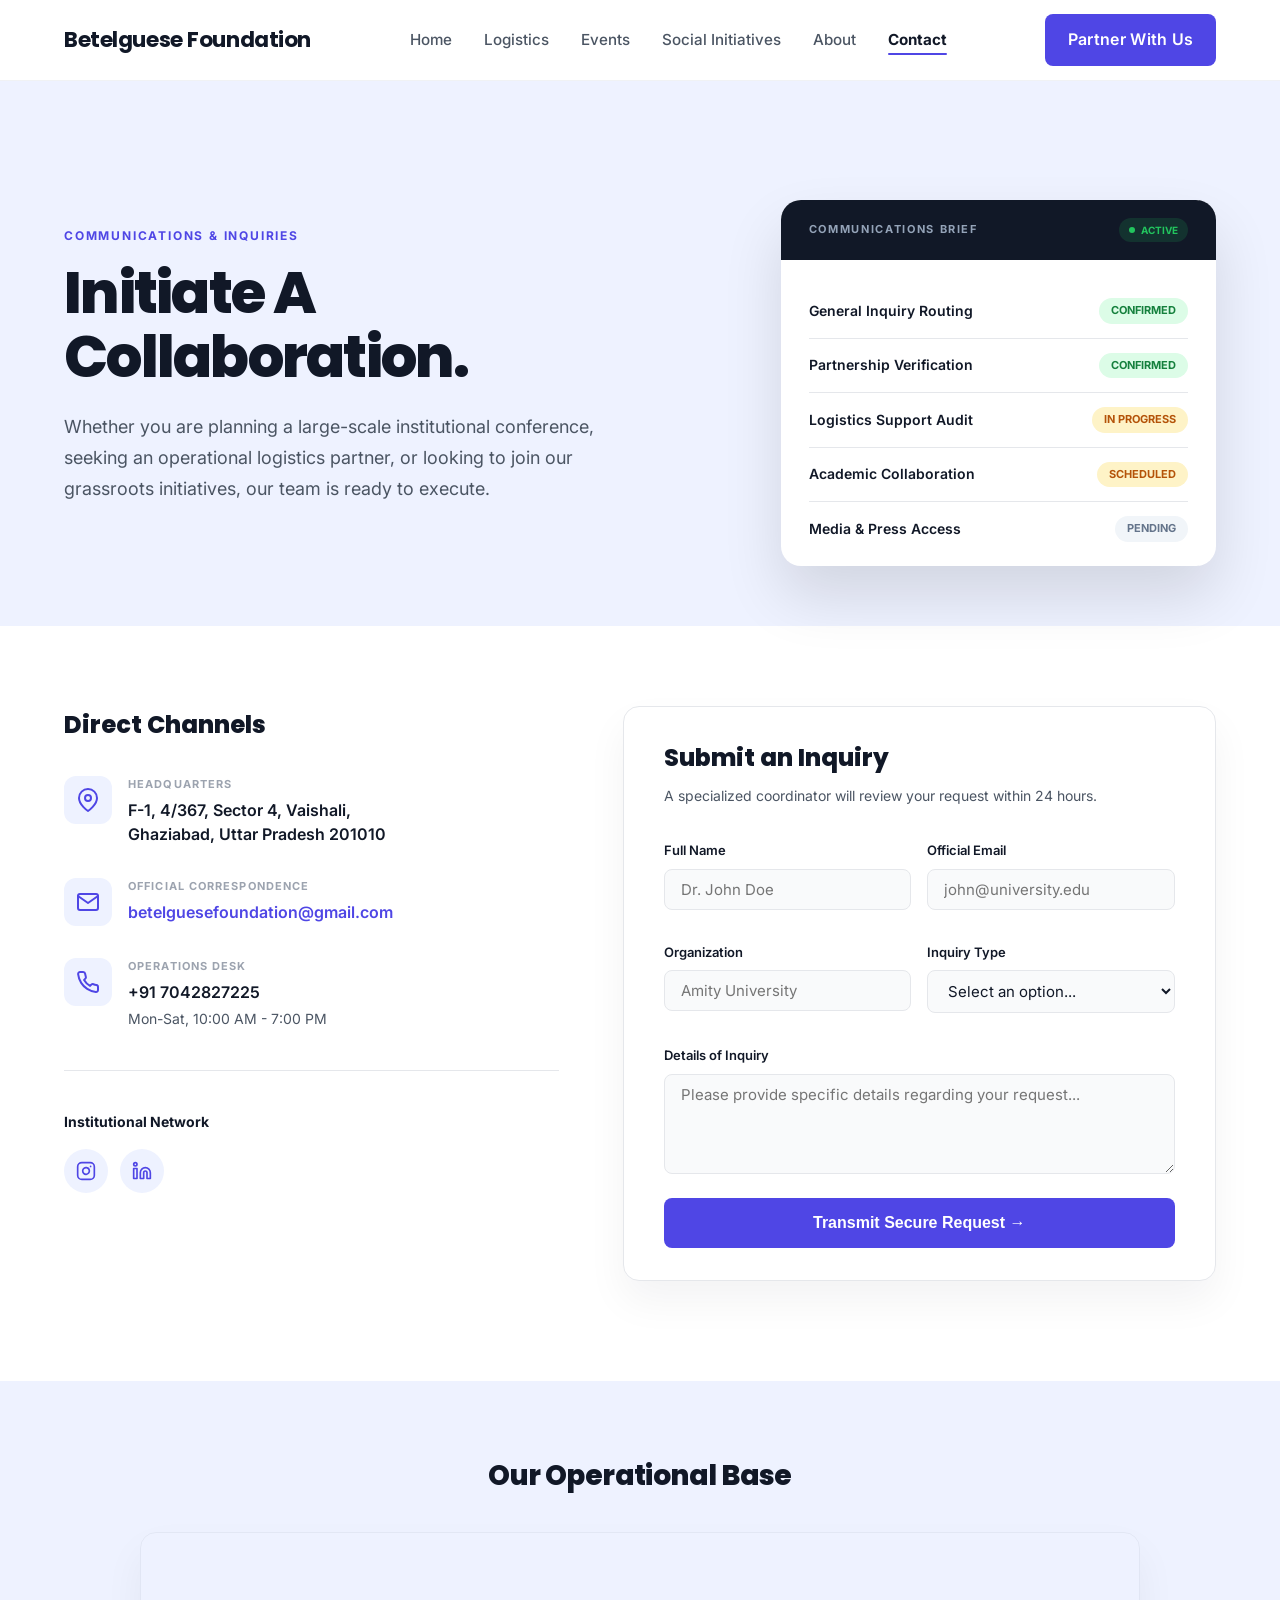
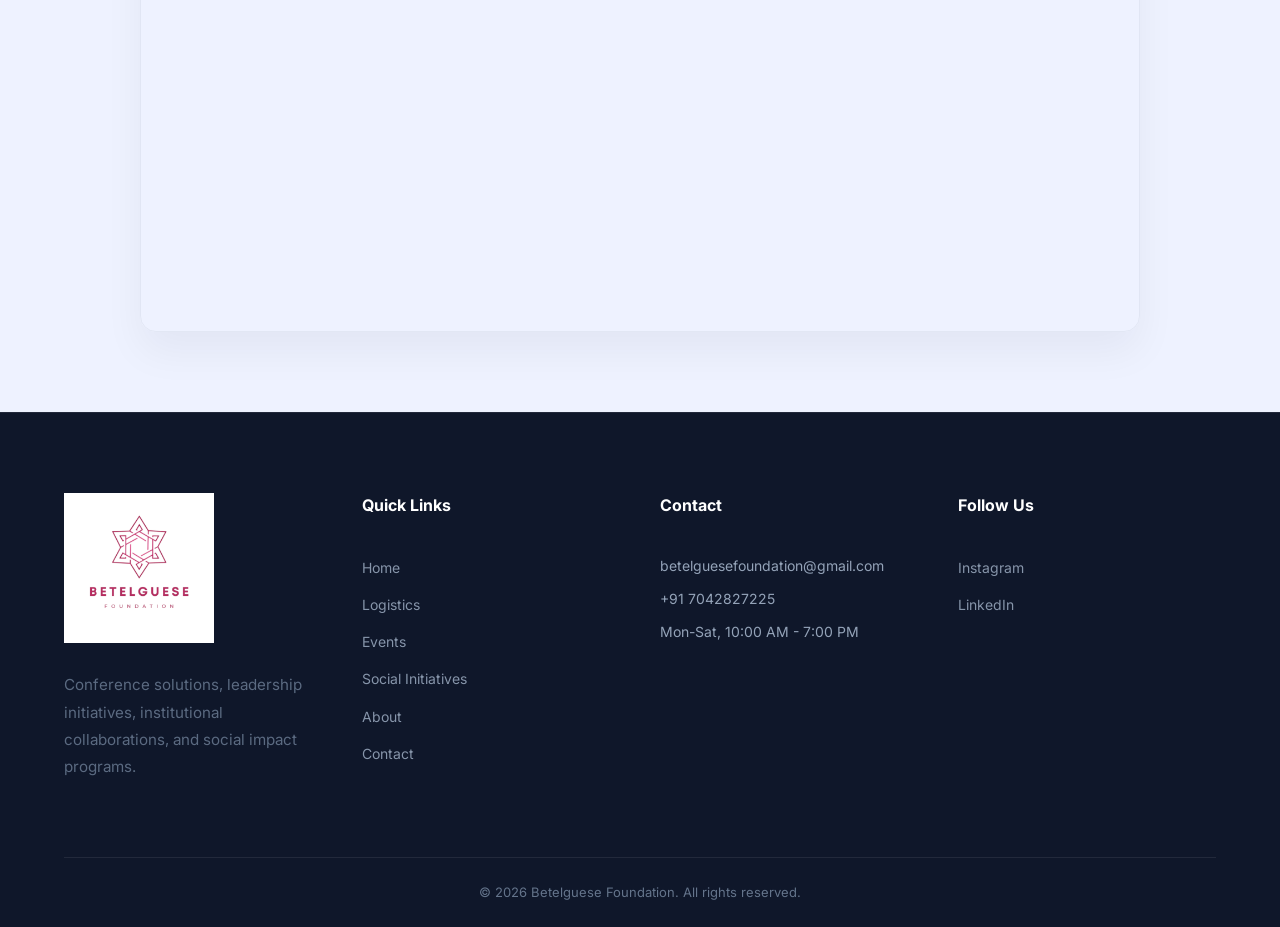
<file: pages/contact.html>
﻿<!DOCTYPE html>
<html lang="en">

<head>
    <meta charset="UTF-8">
    <meta name="viewport" content="width=device-width, initial-scale=1.0">
    <title>Contact & Collaborations | Betelguese Foundation</title>

    <!-- Link to Global Styles -->
    <link rel="stylesheet" href="../css/style.css">

    <style>
        /* =======================================================================
           PAGE-SPECIFIC STYLES
        ======================================================================= */

        /* Utility */
        .fade-up {
            opacity: 0;
            transform: translateY(20px);
            animation: fadeUp 0.6s ease forwards;
        }

        @keyframes fadeUp {
            to {
                opacity: 1;
                transform: translateY(0);
            }
        }

        .delay-1 {
            animation-delay: 0.1s;
        }

        .delay-2 {
            animation-delay: 0.2s;
        }

        .delay-3 {
            animation-delay: 0.3s;
        }

        /* HERO SECTION */
        .contact-hero {
            background-color: var(--accent-light, #EEF2FF);
            padding: 80px 0 60px;
            /* Target value 80px for clean header-to-hero transition */
            color: var(--dark, #111827);
        }

        .hero-split {
            display: grid;
            grid-template-columns: 1.2fr 0.8fr;
            gap: 64px;
            align-items: center;
        }

        .hero-right {
            padding-top: 40px;
        }

        @media (max-width: 960px) {
            .hero-split {
                grid-template-columns: 1fr;
            }
            .hero-right {
                padding-top: 0;
            }
        }

        .hero-pill {
            display: inline-block;
            font-size: 12px;
            font-weight: 700;
            color: var(--accent, #4F46E5);
            letter-spacing: 0.15em;
            text-transform: uppercase;
            margin-bottom: 16px;
        }

        .hero-title {
            font-family: var(--heading-font, 'Poppins', sans-serif);
            color: var(--dark, #111827);
            font-weight: 800;
            font-size: clamp(40px, 5vw, 58px);
            line-height: 1.1;
            margin-bottom: 24px;
        }

        .hero-desc {
            color: var(--body, #4B5563);
            font-size: 18px;
            line-height: 1.7;
            max-width: 540px;
        }

        /* Operations Brief Card */
        @keyframes floatAnim {
            0% {
                transform: translateY(0);
            }

            50% {
                transform: translateY(-8px);
            }

            100% {
                transform: translateY(0);
            }
        }

        .ops-card {
            background: #FFFFFF;
            border-radius: 20px;
            overflow: hidden;
            box-shadow: 0 30px 60px rgba(0, 0, 0, 0.12);
            animation: floatAnim 4s ease-in-out infinite;
        }

        .ops-card-header {
            background: #111827;
            padding: 18px 28px;
            display: flex;
            justify-content: space-between;
            align-items: center;
        }

        .ops-card-title {
            font-size: 11px;
            font-weight: 700;
            letter-spacing: 0.15em;
            color: #94A3B8;
            text-transform: uppercase;
        }

        .status-pill-active {
            background: rgba(34, 197, 94, 0.15);
            color: #22C55E;
            padding: 4px 10px;
            border-radius: 999px;
            font-size: 10px;
            font-weight: 700;
            display: flex;
            align-items: center;
            gap: 6px;
        }

        .status-dot {
            width: 6px;
            height: 6px;
            background: #22C55E;
            border-radius: 50%;
            animation: pulse 1.5s infinite;
        }

        @keyframes pulse {
            0% {
                box-shadow: 0 0 0 0 rgba(34, 197, 94, 0.4);
            }

            70% {
                box-shadow: 0 0 0 6px rgba(34, 197, 94, 0);
            }

            100% {
                box-shadow: 0 0 0 0 rgba(34, 197, 94, 0);
            }
        }

        .ops-card-body {
            padding: 24px 28px;
            color: var(--dark, #111827);
        }

        .ops-list-item {
            display: flex;
            justify-content: space-between;
            align-items: center;
            padding: 14px 0;
            border-bottom: 1px solid #E5E7EB;
        }

        .ops-list-item:last-child {
            border-bottom: none;
            padding-bottom: 0;
        }

        .ops-item-name {
            font-size: 14px;
            font-weight: 600;
        }

        .item-pill {
            font-size: 11px;
            font-weight: 700;
            padding: 4px 12px;
            border-radius: 999px;
        }

        .pill-confirmed {
            background: #DCFCE7;
            color: #15803D;
        }

        .pill-progress {
            background: #FEF3C7;
            color: #B45309;
        }

        .pill-scheduled {
            background: #FEF3C7;
            color: #B45309;
        }

        .pill-pending {
            background: #F1F5F9;
            color: #64748B;
        }

        /* CONTACT INTERFACE */
        .contact-interface {
            background: #FFFFFF;
            padding: 80px 0 100px;
        }

        .contact-grid {
            display: grid;
            grid-template-columns: 1fr 1.2fr;
            gap: 64px;
        }

        @media (max-width: 960px) {
            .contact-grid {
                grid-template-columns: 1fr;
            }
        }

        .channels-heading {
            font-family: var(--heading-font, 'Poppins', sans-serif);
            font-size: 24px;
            font-weight: 800;
            color: var(--dark, #111827);
            margin-bottom: 32px;
        }

        .contact-blocks {
            display: flex;
            flex-direction: column;
            gap: 32px;
        }

        .contact-block {
            display: flex;
            gap: 16px;
        }

        .block-icon {
            width: 48px;
            height: 48px;
            background: var(--accent-light, #EEF2FF);
            border-radius: 12px;
            display: flex;
            align-items: center;
            justify-content: center;
            color: var(--accent, #4F46E5);
            flex-shrink: 0;
        }

        .block-content {
            display: flex;
            flex-direction: column;
            gap: 4px;
        }

        .block-label {
            font-size: 11px;
            font-weight: 700;
            color: var(--muted, #9CA3AF);
            letter-spacing: 0.1em;
            text-transform: uppercase;
        }

        .block-value {
            font-size: 16px;
            font-weight: 600;
            color: var(--dark, #111827);
            line-height: 1.5;
        }

        .block-sub {
            font-size: 14px;
            color: var(--body, #4B5563);
        }

        .text-indigo {
            color: var(--accent, #4F46E5);
        }

        /* Social Cluster */
        .social-cluster {
            margin-top: 40px;
            padding-top: 40px;
            border-top: 1px solid #E5E7EB;
        }

        .social-heading {
            font-size: 14px;
            font-weight: 700;
            color: var(--dark, #111827);
            margin-bottom: 16px;
        }

        .social-icons {
            display: flex;
            gap: 12px;
        }

        .social-icon {
            width: 44px;
            height: 44px;
            border-radius: 50%;
            background: var(--accent-light, #EEF2FF);
            color: var(--accent, #4F46E5);
            display: flex;
            align-items: center;
            justify-content: center;
            transition: all 0.3s ease;
        }

        .social-icon:hover {
            background: var(--accent, #4F46E5);
            color: #FFFFFF;
            transform: translateY(-2px);
        }

        /* Secure Form Card */
        .form-card {
            background: #FFFFFF;
            border: 1px solid #E5E7EB;
            border-radius: 16px;
            padding: 32px 40px;
            box-shadow: 0 20px 40px rgba(17, 24, 39, 0.05);
        }

        @media (max-width: 600px) {
            .form-card {
                padding: 32px 24px;
            }
        }

        .form-header h3 {
            font-family: var(--heading-font, 'Poppins', sans-serif);
            font-size: 24px;
            font-weight: 800;
            color: var(--dark, #111827);
            margin-bottom: 8px;
        }

        .form-header p {
            font-size: 14px;
            color: var(--body, #4B5563);
            margin-bottom: 32px;
        }

        .form-group {
            margin-bottom: 16px;
        }

        .form-row {
            display: grid;
            grid-template-columns: 1fr 1fr;
            gap: 16px;
            margin-bottom: 16px;
        }

        @media (max-width: 600px) {
            .form-row {
                grid-template-columns: 1fr;
            }
        }

        .form-label {
            display: block;
            font-size: 13px;
            font-weight: 600;
            color: var(--dark, #111827);
            margin-bottom: 8px;
        }

        .form-control {
            width: 100%;
            padding: 10px 16px;
            border: 1px solid #E5E7EB;
            border-radius: 8px;
            font-family: inherit;
            font-size: 15px;
            color: var(--dark, #111827);
            background: #F9FAFB;
            transition: all 0.3s ease;
        }

        .form-control:focus {
            outline: none;
            background: #FFFFFF;
            border-color: var(--accent, #4F46E5);
            box-shadow: 0 0 0 4px rgba(79, 70, 229, 0.15);
        }

        textarea.form-control {
            min-height: 100px;
            resize: vertical;
        }

        .submit-btn {
            width: 100%;
            padding: 16px;
            background: var(--accent, #4F46E5);
            color: #FFFFFF;
            border: none;
            border-radius: 8px;
            font-weight: 700;
            font-size: 16px;
            cursor: pointer;
            transition: all 0.3s ease;
            display: flex;
            justify-content: center;
            align-items: center;
            gap: 8px;
            margin-top: 12px;
        }

        .submit-btn:hover {
            background: var(--accent-hover, #4338CA);
            transform: translateY(-2px);
            box-shadow: 0 8px 20px rgba(79, 70, 229, 0.25);
        }

        /* MAP SECTION */
        .map-section {
            background: var(--accent-light, #EEF2FF);
            padding: 80px 0;
            text-align: center;
        }

        .map-section h2 {
            font-family: var(--heading-font, 'Poppins', sans-serif);
            font-size: 28px;
            font-weight: 800;
            color: var(--dark, #111827);
            margin-bottom: 40px;
        }

        .map-container {
            max-width: 1000px;
            margin: 0 auto;
            height: 400px;
            border-radius: 16px;
            overflow: hidden;
            box-shadow: 0 20px 40px rgba(17, 24, 39, 0.05);
            border: 1px solid rgba(17, 24, 39, 0.05);
        }

        .map-container iframe {
            width: 100%;
            height: 100%;
            border: none;
        }

        /* Active Footer Link */
        .footer-link-contact {
            color: var(--accent) !important;
        }

        /* =======================================================================
           FOOTER STANDARDIZATION
        ======================================================================= */
        .footer {
            background: #0F172A;
            color: #64748B;
            padding: 80px 0 24px;
            border-top: 1px solid rgba(255, 255, 255, 0.08);
        }

        .footer-container {
            display: grid;
            grid-template-columns: repeat(4, 1fr);
            gap: 40px;
            margin-bottom: 60px;
        }

        .footer-logo {
            max-width: 150px;
            margin-bottom: 16px;
            max-height: none !important;
        }

        .footer-column h4 {
            color: var(--white);
            margin-bottom: 24px;
            font-size: 16px;
        }

        .footer-column ul {
            display: flex;
            flex-direction: column;
            gap: 12px;
            list-style: none;
            padding: 0;
            margin: 0;
        }

        .footer-column ul li {
            margin: 0;
            padding: 0;
            line-height: 1.5;
            opacity: 1;
        }

        .footer-column ul li,
        .footer-column ul a {
            color: #94A3B8;
            font-size: 14px;
        }

        .footer-column ul a:hover {
            color: var(--accent);
            opacity: 1;
            transform: none;
        }

        .footer-bottom {
            border-top: 1px solid rgba(255, 255, 255, 0.08);
            padding-top: 24px;
            text-align: center;
            font-size: 13px;
            color: #64748B;
        }

        @media (max-width: 960px) {
            .footer-container {
                grid-template-columns: repeat(2, 1fr);
            }
        }

        @media (max-width: 600px) {
            .footer-container {
                grid-template-columns: 1fr;
            }
        }
    </style>
</head>

<body>

    <!-- =========================
         HEADER / NAVBAR
    ========================== -->
    <header class="header">
        <div class="container navbar">
            <div class="logo">
                <a href="../index.html" class="logo-link">
                    <span class="nav-brand">Betelguese Foundation</span>
                </a>
            </div>
            <nav class="nav">
                <ul class="nav-links">
                    <li><a href="../index.html">Home</a></li>
                    <li><a href="logistics.html">Logistics</a></li>
                    <li><a href="events.html">Events</a></li>
                    <li><a href="social-initiatives.html">Social Initiatives</a></li>
                    <li><a href="../about.html">About</a></li>
                    <li><a href="contact.html" class="nav-link-active">Contact</a></li>
                </ul>
            </nav>
            <a href="contact.html" class="nav-btn">Partner With Us</a>
        </div>
    </header>

    <!-- =========================
         SECTION 1: HERO
    ========================== -->
    <section class="contact-hero">
        <div class="container hero-split">

            <div class="hero-left fade-up">
                <span class="hero-pill">COMMUNICATIONS &amp; INQUIRIES</span>
                <h1 class="hero-title">Initiate A Collaboration.</h1>
                <p class="hero-desc">
                    Whether you are planning a large-scale institutional conference, seeking an operational logistics
                    partner, or looking to join our grassroots initiatives, our team is ready to execute.
                </p>
            </div>

            <div class="hero-right fade-up delay-1">
                <div class="ops-card">
                    <div class="ops-card-header">
                        <span class="ops-card-title">COMMUNICATIONS BRIEF</span>
                        <div class="status-pill-active">
                            <span class="status-dot"></span>
                            ACTIVE
                        </div>
                    </div>
                    <div class="ops-card-body">
                        <div class="ops-list-item">
                            <span class="ops-item-name">General Inquiry Routing</span>
                            <span class="item-pill pill-confirmed">CONFIRMED</span>
                        </div>
                        <div class="ops-list-item">
                            <span class="ops-item-name">Partnership Verification</span>
                            <span class="item-pill pill-confirmed">CONFIRMED</span>
                        </div>
                        <div class="ops-list-item">
                            <span class="ops-item-name">Logistics Support Audit</span>
                            <span class="item-pill pill-progress">IN PROGRESS</span>
                        </div>
                        <div class="ops-list-item">
                            <span class="ops-item-name">Academic Collaboration</span>
                            <span class="item-pill pill-scheduled">SCHEDULED</span>
                        </div>
                        <div class="ops-list-item">
                            <span class="ops-item-name">Media &amp; Press Access</span>
                            <span class="item-pill pill-pending">PENDING</span>
                        </div>
                    </div>
                </div>
            </div>

        </div>
    </section>

    <!-- =========================
         SECTION 2: CONTACT INTERFACE
    ========================== -->
    <section class="contact-interface">
        <div class="container contact-grid">

            <!-- LEFT COLUMN -->
            <div class="channels fade-up">
                <h3 class="channels-heading">Direct Channels</h3>

                <div class="contact-blocks">

                    <div class="contact-block">
                        <div class="block-icon">
                            <svg width="24" height="24" viewBox="0 0 24 24" fill="none" stroke="currentColor"
                                stroke-width="2" stroke-linecap="round" stroke-linejoin="round">
                                <path d="M21 10c0 7-9 13-9 13s-9-6-9-13a9 9 0 0 1 18 0z"></path>
                                <circle cx="12" cy="10" r="3"></circle>
                            </svg>
                        </div>
                        <div class="block-content">
                            <span class="block-label">HEADQUARTERS</span>
                            <span class="block-value">F-1, 4/367, Sector 4, Vaishali,<br>Ghaziabad, Uttar Pradesh
                                201010</span>
                        </div>
                    </div>

                    <div class="contact-block">
                        <div class="block-icon">
                            <svg width="24" height="24" viewBox="0 0 24 24" fill="none" stroke="currentColor"
                                stroke-width="2" stroke-linecap="round" stroke-linejoin="round">
                                <path d="M4 4h16c1.1 0 2 .9 2 2v12c0 1.1-.9 2-2 2H4c-1.1 0-2-.9-2-2V6c0-1.1.9-2 2-2z">
                                </path>
                                <polyline points="22,6 12,13 2,6"></polyline>
                            </svg>
                        </div>
                        <div class="block-content">
                            <span class="block-label">OFFICIAL CORRESPONDENCE</span>
                            <a href="mailto:betelguesefoundation@gmail.com"
                                class="block-value text-indigo">betelguesefoundation@gmail.com</a>
                        </div>
                    </div>

                    <div class="contact-block">
                        <div class="block-icon">
                            <svg width="24" height="24" viewBox="0 0 24 24" fill="none" stroke="currentColor"
                                stroke-width="2" stroke-linecap="round" stroke-linejoin="round">
                                <path
                                    d="M22 16.92v3a2 2 0 0 1-2.18 2 19.79 19.79 0 0 1-8.63-3.07 19.5 19.5 0 0 1-6-6 19.79 19.79 0 0 1-3.07-8.67A2 2 0 0 1 4.11 2h3a2 2 0 0 1 2 1.72 12.84 12.84 0 0 0 .7 2.81 2 2 0 0 1-.45 2.11L8.09 9.91a16 16 0 0 0 6 6l1.27-1.27a2 2 0 0 1 2.11-.45 12.84 12.84 0 0 0 2.81.7A2 2 0 0 1 22 16.92z">
                                </path>
                            </svg>
                        </div>
                        <div class="block-content">
                            <span class="block-label">OPERATIONS DESK</span>
                            <span class="block-value">+91 7042827225</span>
                            <span class="block-sub">Mon-Sat, 10:00 AM - 7:00 PM</span>
                        </div>
                    </div>

                </div>

                <div class="social-cluster">
                    <h4 class="social-heading">Institutional Network</h4>
                    <div class="social-icons">
                        <a href="https://www.instagram.com/betelguesefoundation/" target="_blank"
                            rel="noopener noreferrer" class="social-icon" aria-label="Instagram">
                            <svg width="20" height="20" viewBox="0 0 24 24" fill="none" stroke="currentColor"
                                stroke-width="2" stroke-linecap="round" stroke-linejoin="round">
                                <rect x="2" y="2" width="20" height="20" rx="5" ry="5"></rect>
                                <path d="M16 11.37A4 4 0 1 1 12.63 8 4 4 0 0 1 16 11.37z"></path>
                                <line x1="17.5" y1="6.5" x2="17.51" y2="6.5"></line>
                            </svg>
                        </a>
                        <a href="https://www.linkedin.com/company/betelguese-foundation/" target="_blank"
                            rel="noopener noreferrer" class="social-icon" aria-label="LinkedIn">
                            <svg width="20" height="20" viewBox="0 0 24 24" fill="none" stroke="currentColor"
                                stroke-width="2" stroke-linecap="round" stroke-linejoin="round">
                                <path
                                    d="M16 8a6 6 0 0 1 6 6v7h-4v-7a2 2 0 0 0-2-2 2 2 0 0 0-2 2v7h-4v-7a6 6 0 0 1 6-6z">
                                </path>
                                <rect x="2" y="9" width="4" height="12"></rect>
                                <circle cx="4" cy="4" r="2"></circle>
                            </svg>
                        </a>
                    </div>
                </div>
            </div>

            <!-- RIGHT COLUMN -->
            <div class="secure-form fade-up delay-1">
                <div class="form-card">
                    <div class="form-header">
                        <h3>Submit an Inquiry</h3>
                        <p>A specialized coordinator will review your request within 24 hours.</p>
                    </div>

                    <form action="#" method="POST">
                        <div class="form-row">
                            <div class="form-group">
                                <label for="fullName" class="form-label">Full Name</label>
                                <input type="text" id="fullName" name="fullName" class="form-control" required
                                    placeholder="Dr. John Doe">
                            </div>
                            <div class="form-group">
                                <label for="email" class="form-label">Official Email</label>
                                <input type="email" id="email" name="email" class="form-control" required
                                    placeholder="john@university.edu">
                            </div>
                        </div>

                        <div class="form-row">
                            <div class="form-group">
                                <label for="organization" class="form-label">Organization</label>
                                <input type="text" id="organization" name="organization" class="form-control" required
                                    placeholder="Amity University">
                            </div>
                            <div class="form-group">
                                <label for="inquiryType" class="form-label">Inquiry Type</label>
                                <select id="inquiryType" name="inquiryType" class="form-control" required>
                                    <option value="" disabled selected>Select an option...</option>
                                    <option value="logistics">Logistics Support Audit</option>
                                    <option value="academic">Academic Collaboration</option>
                                    <option value="partnership">Partnership Verification</option>
                                    <option value="media">Media &amp; Press Access</option>
                                    <option value="general">General Inquiry</option>
                                </select>
                            </div>
                        </div>

                        <div class="form-group">
                            <label for="details" class="form-label">Details of Inquiry</label>
                            <textarea id="details" name="details" class="form-control" required
                                placeholder="Please provide specific details regarding your request..."></textarea>
                        </div>

                        <button type="submit" class="submit-btn">
                            Transmit Secure Request &rarr;
                        </button>
                    </form>
                </div>
            </div>

        </div>
    </section>

    <!-- =========================
         SECTION 3: MAP / LOCATION
    ========================== -->
    <section class="map-section fade-up delay-2">
        <div class="container">
            <h2>Our Operational Base</h2>
            <div class="map-container">
                <!-- Embedded Google Maps focusing on Noida, UP -->
                <iframe
                    src="https://www.google.com/maps/embed?pb=!1m18!1m12!1m3!1d112108.57500366627!2d77.30058814324208!3d28.58728867499694!2m3!1f0!2f0!3f0!3m2!1i1024!2i768!4f13.1!3m3!1m2!1s0x390ce5a43173357b%3A0x37ffce30c87cc03f!2sNoida%2C%20Uttar%20Pradesh!5e0!3m2!1sen!2sin!4v1700000000000!5m2!1sen!2sin"
                    allowfullscreen="" loading="lazy" referrerpolicy="no-referrer-when-downgrade">
                </iframe>
            </div>
        </div>
    </section>

    <!-- =========================
         FOOTER
    ========================== -->
    <footer class="footer">
        <div class="container">
            <div class="footer-container">
                <div class="footer-column">
                    <img src="../assets/images/logo_primary.png" alt="Betelguese Foundation Logo" class="footer-logo">
                    <p>Conference solutions, leadership initiatives, institutional collaborations, and social impact
                        programs.</p>
                </div>
                <div class="footer-column">
                    <h4>Quick Links</h4>
                    <ul>
                        <li><a href="../index.html">Home</a></li>
                        <li><a href="logistics.html">Logistics</a></li>
                        <li><a href="events.html">Events</a></li>
                        <li><a href="social-initiatives.html">Social Initiatives</a></li>
                        <li><a href="../about.html">About</a></li>
                        <li><a href="contact.html" class="is-active-page">Contact</a></li>
                    </ul>
                </div>
                <div class="footer-column">
                    <h4>Contact</h4>
                    <ul>
                        <li>betelguesefoundation@gmail.com</li>
                        <li>+91 7042827225</li>
                        <li>Mon-Sat, 10:00 AM - 7:00 PM</li>
                    </ul>
                </div>
                <div class="footer-column">
                    <h4>Follow Us</h4>
                    <ul>
                        <li><a href="https://www.instagram.com/betelguesefoundation/" target="_blank">Instagram</a></li>
                        <li><a href="https://www.linkedin.com/company/betelguese-foundation/"
                                target="_blank">LinkedIn</a></li>
                        <!-- <li><a href="#">Facebook</a></li> -->
                    </ul>
                </div>
            </div>
            <div class="footer-bottom">
                &copy; 2026 Betelguese Foundation. All rights reserved.
            </div>
        </div>
    </footer>

    <!-- JS File -->
    <script src="../js/script.js"></script>
</body>

</html>
</file>
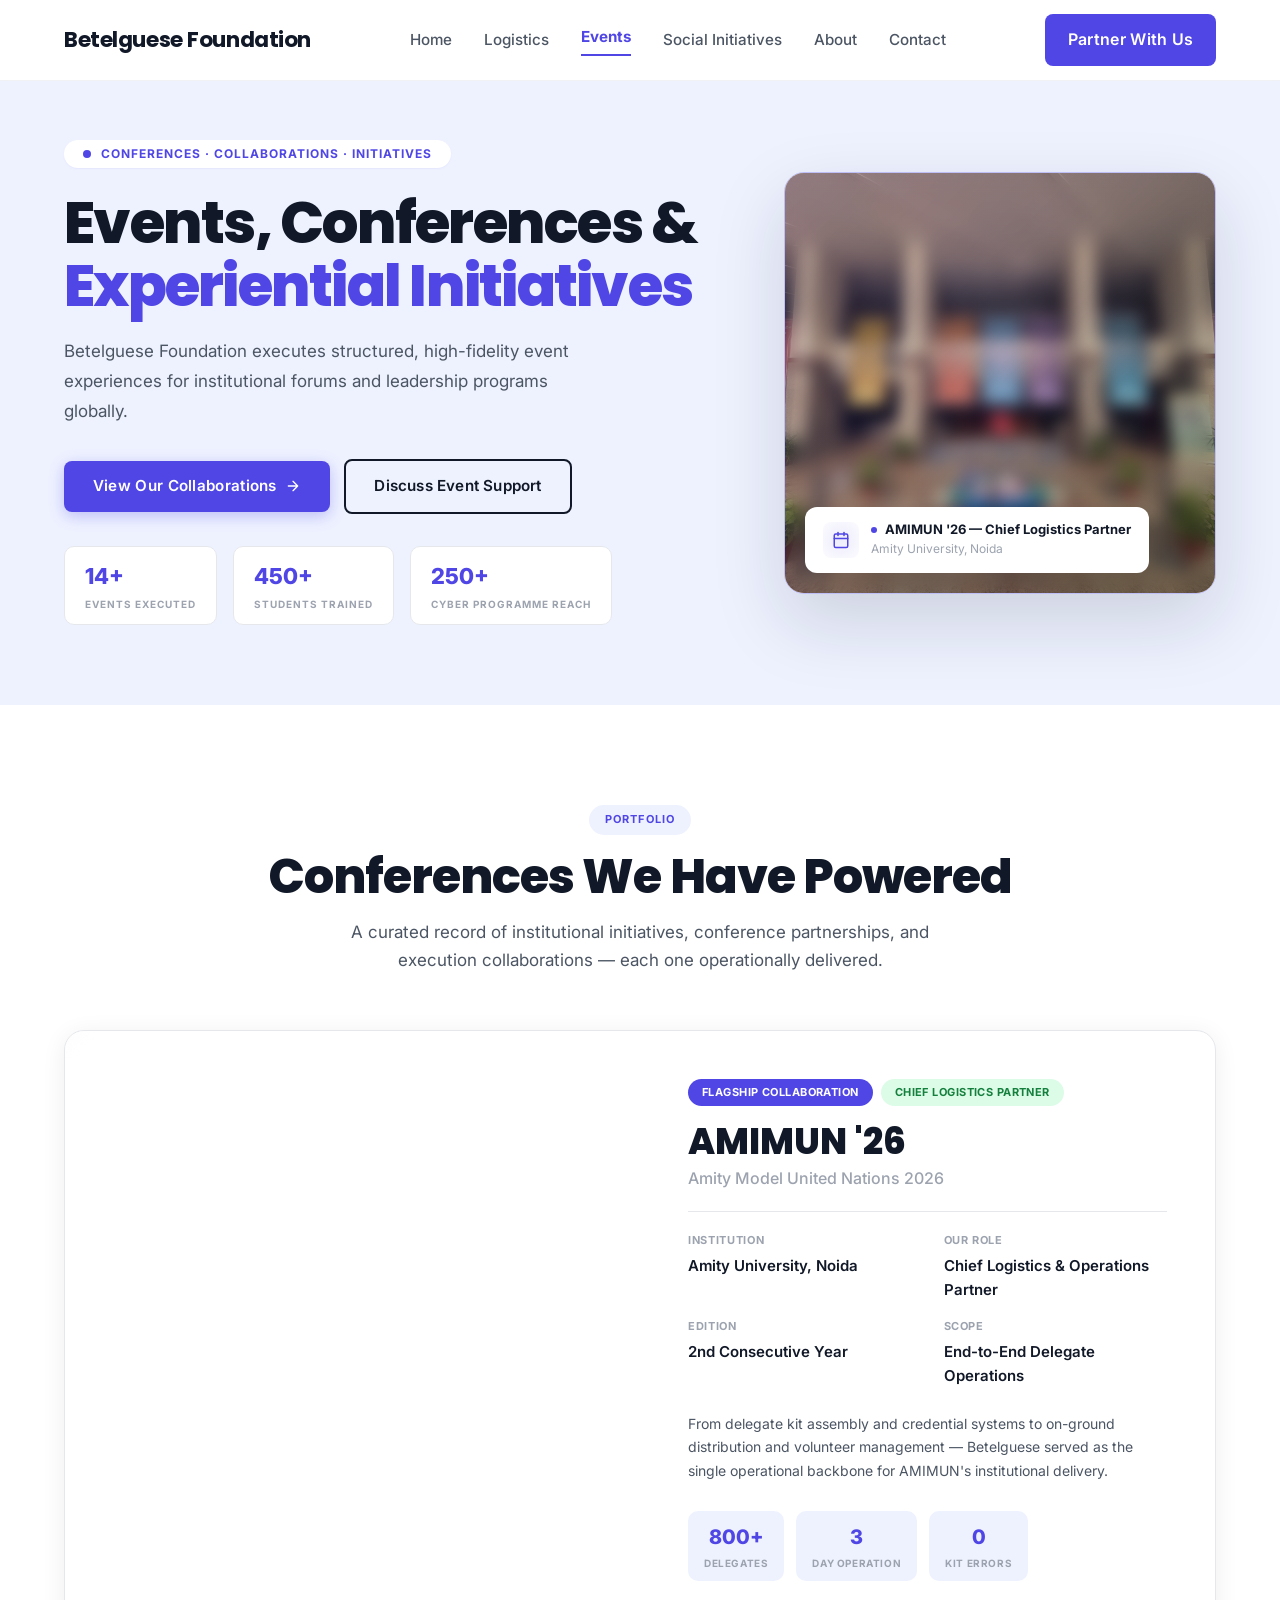
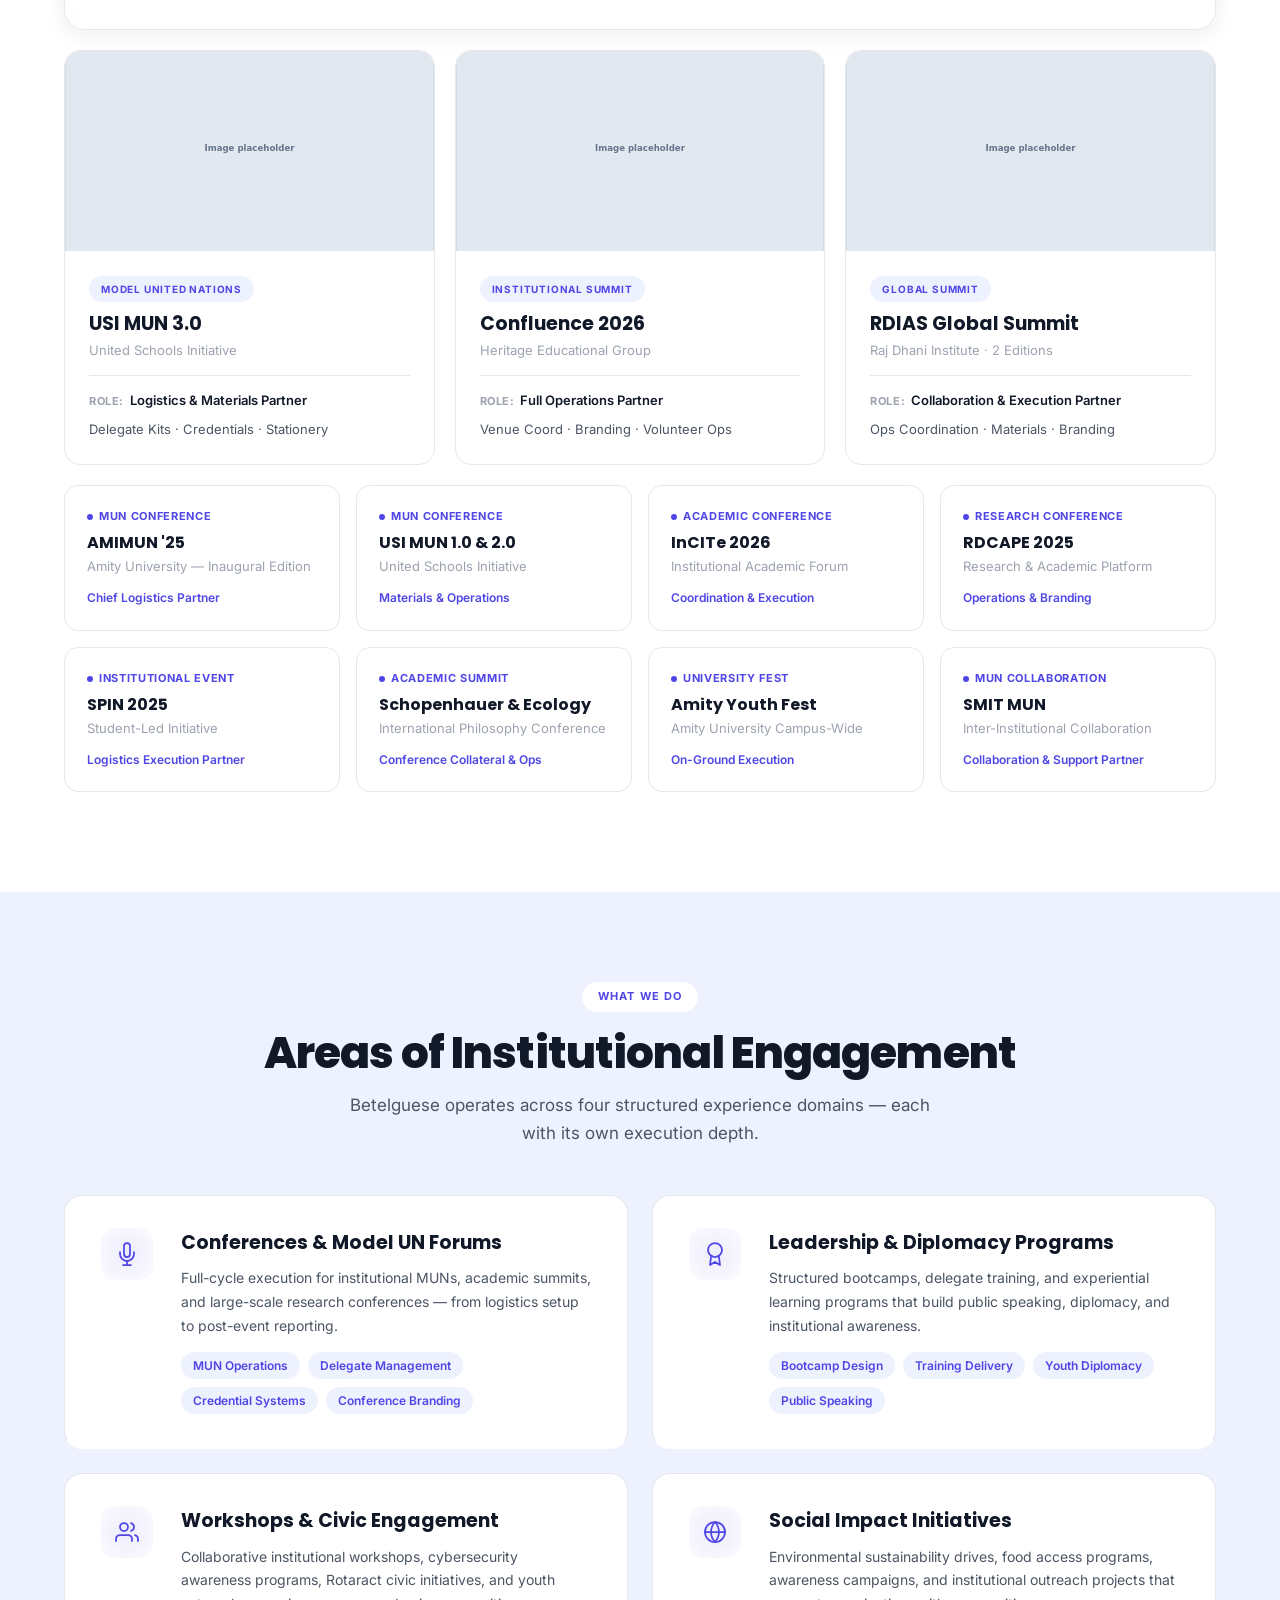
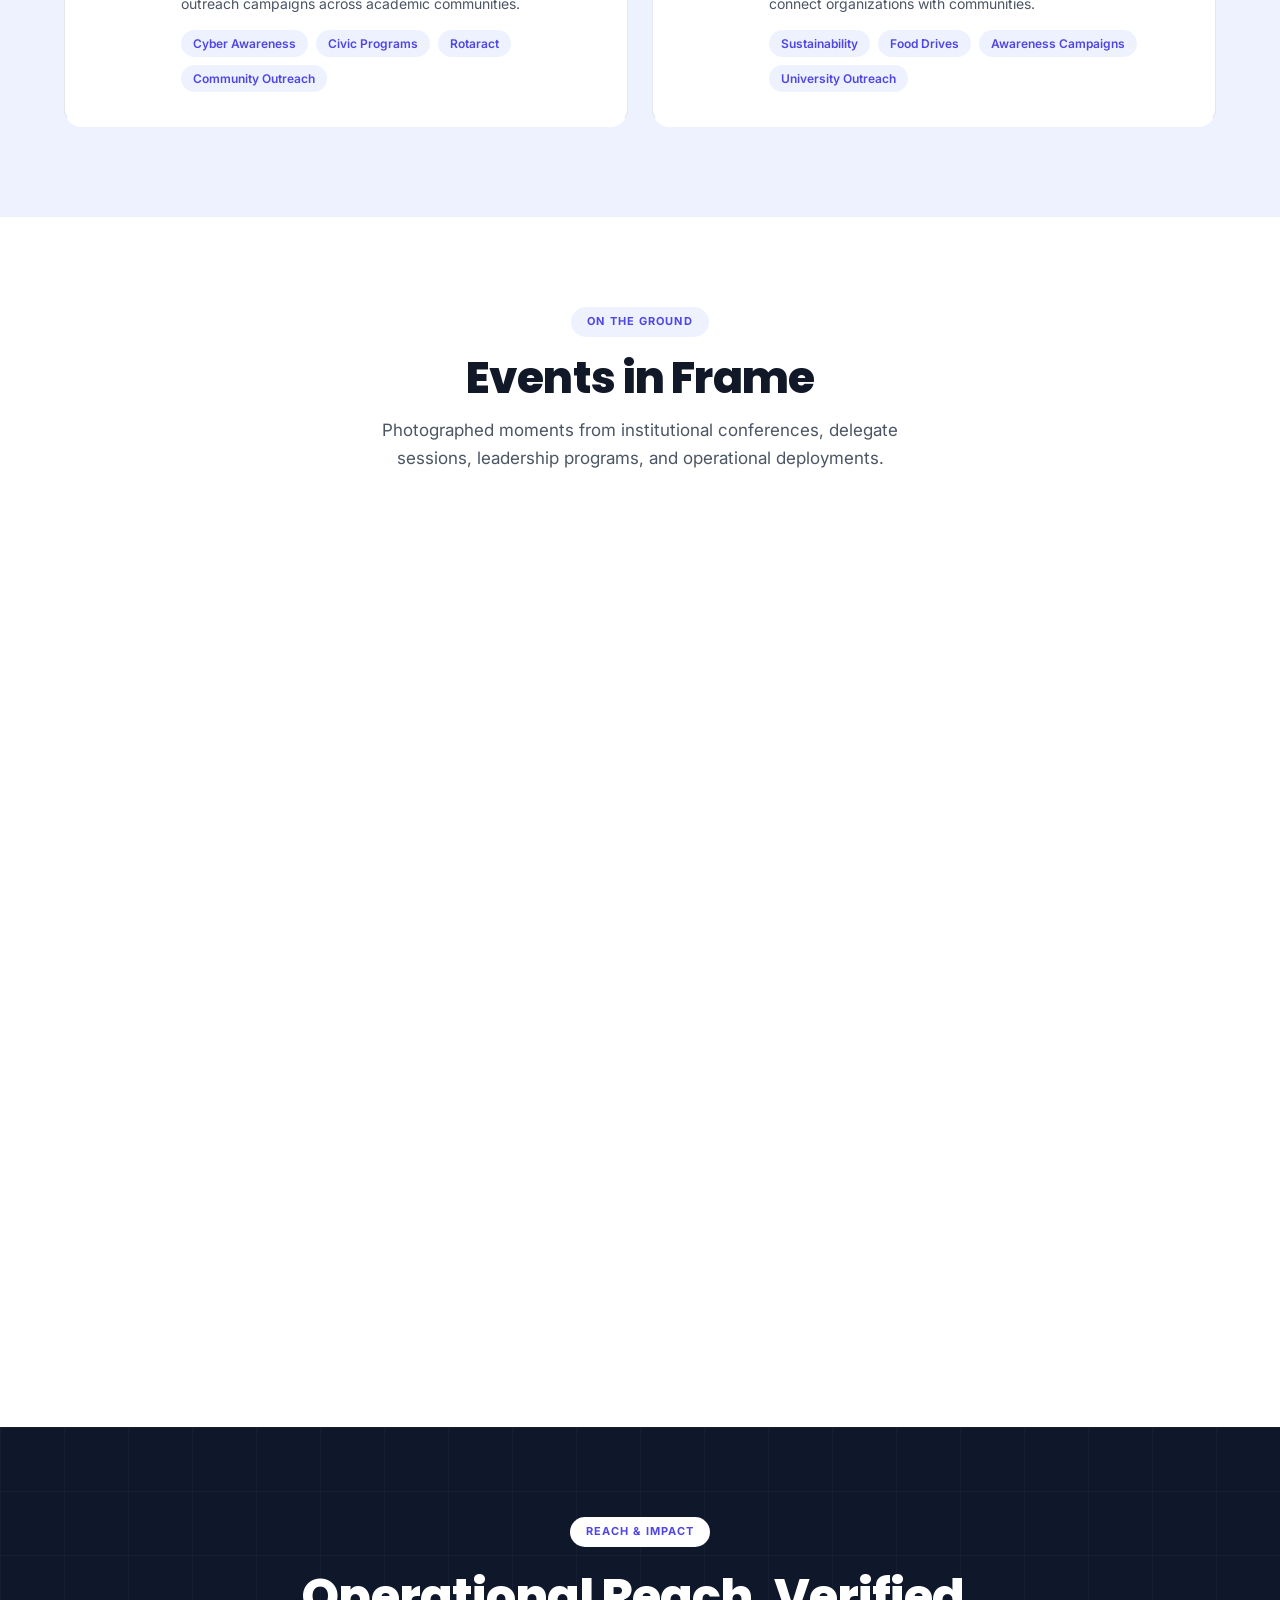
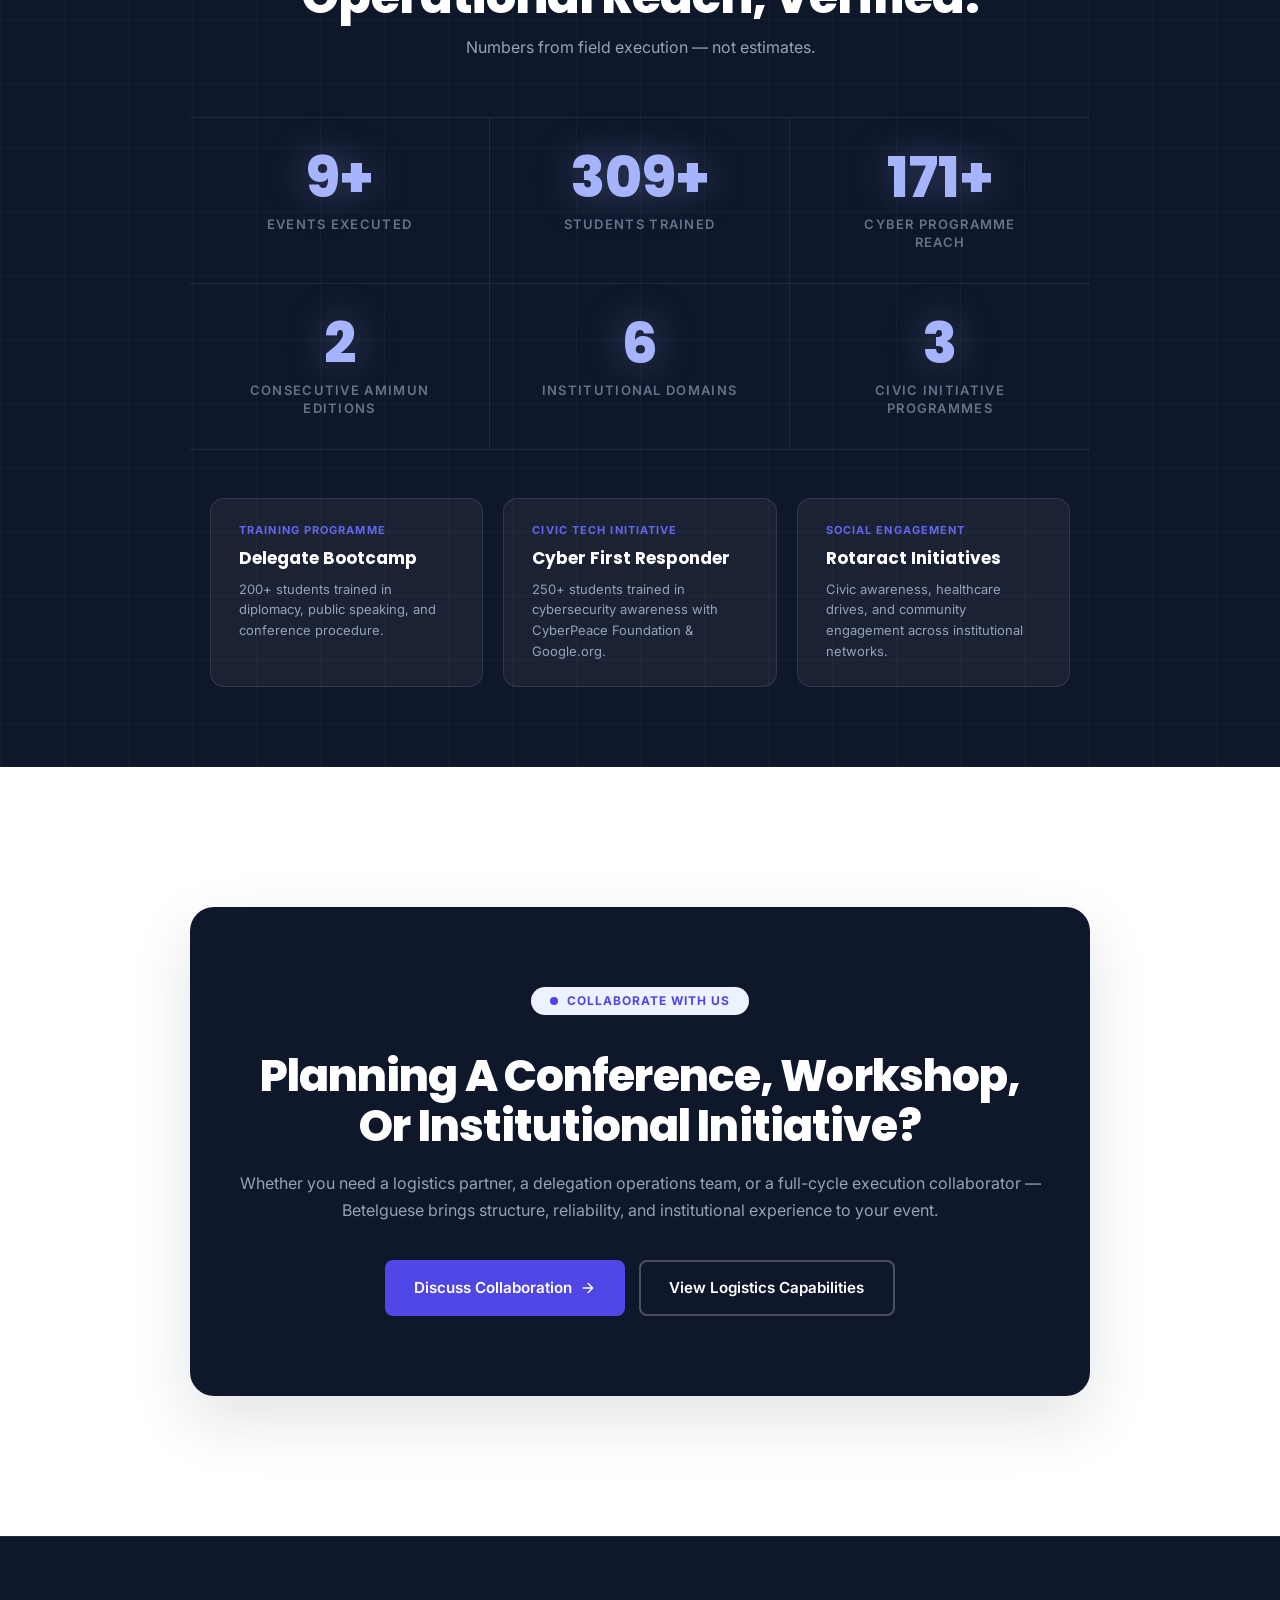
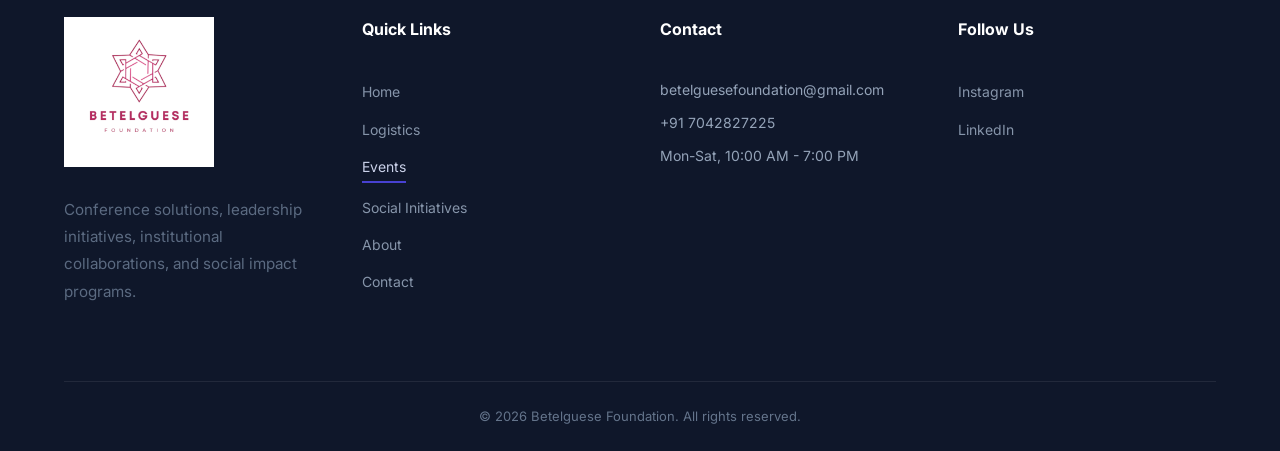
<file: pages/events.html>
﻿<!DOCTYPE html>
<html lang="en">

<head>
  <meta charset="UTF-8">
  <meta name="viewport" content="width=device-width, initial-scale=1.0">
  <title>Events &amp; Initiatives | Betelguese Foundation</title>
  <meta name="description"
    content="Betelguese Foundation's portfolio of institutional conferences, Model UN collaborations, leadership bootcamps, and social impact initiatives — 14+ events executed across India.">
  <link rel="stylesheet" href="../css/style.css">
  <link href="https://fonts.googleapis.com/css2?family=Poppins:wght@600;700;800&display=swap" rel="stylesheet">
  <style>
    html {
      scroll-behavior: smooth;
    }

    @keyframes fadeUp {
      from {
        opacity: 0;
        transform: translateY(20px);
      }

      to {
        opacity: 1;
        transform: translateY(0);
      }
    }

    @keyframes floatHero {

      0%,
      100% {
        transform: translateY(0);
        box-shadow: 0 28px 72px rgba(17, 24, 39, 0.15), 0 0 0 rgba(79, 70, 229, 0);
      }

      50% {
        transform: translateY(-10px);
        box-shadow: 0 35px 80px rgba(17, 24, 39, 0.2), 0 0 40px rgba(79, 70, 229, 0.4);
      }
    }

    @keyframes pulseDot {
      0% {
        box-shadow: 0 0 0 0 rgba(79, 70, 229, 0.6);
      }

      70% {
        box-shadow: 0 0 0 6px rgba(79, 70, 229, 0);
      }

      100% {
        box-shadow: 0 0 0 0 rgba(79, 70, 229, 0);
      }
    }

    @keyframes kenBurns {
      0% {
        transform: scale(1);
      }

      100% {
        transform: scale(1.15);
      }
    }

    .fade-up {
      opacity: 0;
      animation: fadeUp 0.6s ease forwards;
    }

    .fade-up--1 {
      animation-delay: 0.1s;
    }

    .fade-up--2 {
      animation-delay: 0.2s;
    }

    .fade-up--3 {
      animation-delay: 0.3s;
    }

    .fade-up--4 {
      animation-delay: 0.4s;
    }

    .fade-up--5 {
      animation-delay: 0.5s;
    }

    .fade-up--6 {
      animation-delay: 0.6s;
    }

    .fade-up--7 {
      animation-delay: 0.7s;
    }

    .fade-up--8 {
      animation-delay: 0.8s;
    }

    .fade-up--9 {
      animation-delay: 0.9s;
    }

    .page-events .nav-links a.is-active-page {
      color: var(--accent-color);
      font-weight: 700;
      border-bottom: 2px solid var(--accent-color);
      padding-bottom: 4px;
      display: inline-block;
    }

    .page-events .nav-links a.is-active-page::after {
      display: none;
    }

    .page-events .footer-column ul a.is-active-page {
      color: #E0E7FF;
      border-bottom: 2px solid var(--accent-color);
      padding-bottom: 2px;
      display: inline-block;
    }

    .page-events .events-page-hero {
      background-color: var(--accent-light);
      padding: 60px 0 80px;
    }

    .page-events .events-hero-grid {
      display: grid;
      grid-template-columns: 1.2fr 0.8fr;
      gap: 72px;
      align-items: center;
    }

    .page-events .events-hero-badge-wrap {
      display: inline-flex;
      align-items: center;
      gap: 0.6rem;
      padding: 0.5rem 1.2rem;
      background-color: var(--accent-light);
      border-radius: 9999px;
      margin-bottom: 1.5rem;
      box-shadow: 0 1px 2px rgba(79, 70, 229, 0.06);
    }

    .page-events .events-hero-status-dot {
      width: 8px;
      height: 8px;
      background-color: #4F46E5;
      border-radius: 50%;
      flex-shrink: 0;
      animation: pulseDot 2s infinite;
    }

    .page-events .events-hero-badge-text {
      color: var(--accent-color);
      font-size: 0.75rem;
      font-weight: 700;
      letter-spacing: 1px;
      text-transform: uppercase;
      line-height: 1;
    }

    .page-events .events-page-hero h1 {
      font-family: var(--heading-font);
      font-size: clamp(40px, 5vw, 58px);
      font-weight: 800;
      line-height: 1.08;
      letter-spacing: -0.03em;
      color: var(--primary-color);
      margin: 0;
    }

    .page-events .events-page-hero h1 .events-h1-accent {
      color: var(--accent-color);
      font-weight: 800;
    }

    .page-events .events-hero-lede {
      font-size: 17px;
      color: var(--text-color);
      line-height: 1.75;
      max-width: 520px;
      margin: 20px 0 32px;
    }

    .page-events .events-hero-ctas {
      display: flex;
      flex-wrap: wrap;
      align-items: center;
      gap: 14px;
    }

    .page-events .events-hero-stats {
      display: flex;
      flex-wrap: wrap;
      gap: 16px;
      margin-top: 32px;
    }

    .page-events .events-hero-stats .stat-chip {
      border: 1px solid #E5E7EB;
      border-radius: 10px;
      padding: 12px 20px;
      background: var(--white);
      display: inline-flex;
      flex-direction: column;
    }

    .page-events .events-hero-stats .stat-chip-val {
      font-size: 22px;
      font-weight: 800;
      color: var(--accent-color);
    }

    .page-events .events-hero-stats .stat-chip-lbl {
      font-size: 10px;
      font-weight: 700;
      letter-spacing: 0.1em;
      text-transform: uppercase;
      color: #9CA3AF;
      margin-top: 2px;
    }

    .page-events .events-hero-visual {
      border-radius: 20px;
      overflow: hidden;
      box-shadow: 0 28px 72px rgba(17, 24, 39, 0.15);
      position: relative;
      border: 1px solid rgba(79, 70, 229, 0.3);
      animation: floatHero 3s ease-in-out infinite;
      background: transparent;
    }

    .page-events .events-hero-visual::before {
      content: '';
      position: absolute;
      top: 0;
      left: 0;
      width: 100%;
      height: 100%;
      background: linear-gradient(135deg, rgba(79, 70, 229, 0.2), rgba(17, 24, 39, 0.4));
      backdrop-filter: blur(8px);
      z-index: 1;
      pointer-events: none;
    }

    .page-events .events-hero-visual img.hero-event-img {
      width: 100%;
      height: 420px;
      object-fit: cover;
      object-position: center;
      display: block;
      transition: transform 0.45s ease;
      z-index: 0;
      position: relative;
    }

    .page-events .events-hero-visual:hover img.hero-event-img {
      transform: scale(1.04);
    }

    .page-events .events-hero-float-badge {
      position: absolute;
      bottom: 20px;
      left: 20px;
      background: var(--white);
      border-radius: 12px;
      padding: 14px 18px;
      box-shadow: 0 8px 24px rgba(0, 0, 0, 0.12);
      display: flex;
      align-items: center;
      gap: 12px;
      z-index: 2;
    }

    .page-events .events-float-icon {
      width: 36px;
      height: 36px;
      border-radius: 8px;
      background: radial-gradient(circle, rgba(79, 70, 229, 0.1) 0%, rgba(79, 70, 229, 0.02) 100%);
      display: flex;
      align-items: center;
      justify-content: center;
      flex-shrink: 0;
    }

    .page-events .events-float-icon svg {
      stroke: var(--accent-color);
    }

    .page-events .events-float-title {
      font-size: 13px;
      font-weight: 700;
      color: var(--primary-color);
      line-height: 1.3;
    }

    .page-events .events-float-sub {
      font-size: 12px;
      color: #9CA3AF;
      margin-top: 2px;
    }

    .page-events .events-featured {
      background: var(--white);
      padding: 100px 0;
    }

    .page-events .events-featured-head {
      text-align: center;
    }

    .page-events .events-pill-badge {
      display: inline-flex;
      align-items: center;
      justify-content: center;
      background: var(--accent-light);
      color: var(--accent-color);
      border-radius: 999px;
      padding: 6px 16px;
      font-size: 11px;
      font-weight: 700;
      letter-spacing: 0.1em;
      text-transform: uppercase;
    }

    .page-events .events-featured-head h2 {
      font-family: var(--heading-font);
      font-size: clamp(36px, 4vw, 48px);
      font-weight: 800;
      color: var(--primary-color);
      line-height: 1.1;
      margin: 16px 0 0;
    }

    .page-events .events-featured-sub {
      font-size: 17px;
      color: var(--text-color);
      line-height: 1.65;
      max-width: 600px;
      margin: 14px auto 0;
    }

    .page-events .events-featured-stack {
      margin-top: 56px;
    }

    .page-events .events-flagship-grid {
      display: grid;
      grid-template-columns: 1fr 1fr;
      border-radius: 20px;
      overflow: hidden;
      border: 1px solid #E5E7EB;
      box-shadow: 0 4px 24px rgba(17, 24, 39, 0.07);
      background: var(--white);
      transition: transform 0.4s ease, box-shadow 0.4s ease;
      position: relative;
    }

    .page-events .events-flagship-grid::after {
      content: '';
      position: absolute;
      bottom: 0;
      left: 0;
      width: 100%;
      height: 2px;
      background-color: #4F46E5;
      transform: scaleX(0);
      transform-origin: center;
      transition: transform 0.4s ease, box-shadow 0.4s ease;
    }

    .page-events .events-flagship-grid:hover {
      transform: translateY(-8px);
      box-shadow: 0 24px 64px rgba(17, 24, 39, 0.12);
    }

    .page-events .events-flagship-grid:hover::after {
      transform: scaleX(1);
      box-shadow: 0 0 12px rgba(79, 70, 229, 0.4);
    }

    .page-events .events-flagship-media {
      overflow: hidden;
      min-height: 400px;
      background: linear-gradient(135deg, rgba(79, 70, 229, 0.1), rgba(17, 24, 39, 0.1));
      backdrop-filter: blur(8px);
    }

    .page-events .events-flagship-media img.flagship-img {
      width: 100%;
      height: 100%;
      min-height: 400px;
      object-fit: cover;
      object-position: center;
      display: block;
      background: transparent;
      animation: kenBurns 20s ease-out infinite alternate;
      transition: transform 0.4s ease;
    }

    .page-events .events-flagship-media:hover img.flagship-img {
      transform: scale(1.03);
      animation-play-state: paused;
    }

    .page-events .events-flagship-body {
      padding: 48px;
    }

    .page-events .events-flagship-pills {
      display: flex;
      flex-wrap: wrap;
      gap: 8px;
    }

    .page-events .events-pill-accent {
      background: var(--accent-color);
      color: var(--white);
      border-radius: 999px;
      padding: 5px 14px;
      font-size: 11px;
      font-weight: 700;
      text-transform: uppercase;
      letter-spacing: 0.04em;
    }

    .page-events .events-pill-green {
      background: #DCFCE7;
      color: #15803D;
      border-radius: 999px;
      padding: 5px 14px;
      font-size: 11px;
      font-weight: 700;
      text-transform: uppercase;
      letter-spacing: 0.04em;
    }

    .page-events .events-flagship-body h3 {
      font-family: var(--heading-font);
      font-size: 36px;
      font-weight: 800;
      color: var(--primary-color);
      margin: 16px 0 4px;
      line-height: 1.1;
    }

    .page-events .events-flagship-kicker {
      font-size: 16px;
      color: #9CA3AF;
      font-weight: 500;
      margin-bottom: 20px;
    }

    .page-events .events-flagship-divider {
      height: 1px;
      background: #E5E7EB;
    }

    .page-events .events-flagship-detail-grid {
      display: grid;
      grid-template-columns: 1fr 1fr;
      gap: 16px 32px;
      margin-top: 20px;
    }

    .page-events .events-detail-label {
      font-size: 11px;
      font-weight: 700;
      text-transform: uppercase;
      color: #9CA3AF;
      letter-spacing: 0.06em;
    }

    .page-events .events-detail-value {
      font-size: 15px;
      font-weight: 600;
      color: var(--primary-color);
      margin-top: 4px;
    }

    .page-events .events-flagship-copy {
      margin-top: 24px;
      font-size: 14px;
      color: var(--text-color);
      line-height: 1.7;
    }

    .page-events .events-outcome-chips {
      display: flex;
      flex-wrap: wrap;
      gap: 12px;
      margin-top: 28px;
    }

    .page-events .events-outcome-chip {
      background: var(--accent-light);
      border-radius: 10px;
      padding: 10px 16px;
      text-align: center;
    }

    .page-events .events-outcome-chip .num {
      font-size: 20px;
      font-weight: 800;
      color: var(--accent-color);
    }

    .page-events .events-outcome-chip .lbl {
      font-size: 10px;
      font-weight: 700;
      text-transform: uppercase;
      color: #9CA3AF;
      margin-top: 2px;
      display: block;
      letter-spacing: 0.06em;
    }

    .page-events .events-row2 {
      display: grid;
      grid-template-columns: repeat(3, 1fr);
      gap: 20px;
      margin-top: 20px;
    }

    .page-events .events-row2:has(.event-card:hover) .event-card:not(:hover) {
      opacity: 0.5;
    }

    .page-events .event-card {
      border: 1px solid #E5E7EB;
      border-radius: 16px;
      overflow: hidden;
      background: var(--white);
      transition: transform 0.4s ease, box-shadow 0.4s ease, opacity 0.3s ease;
      position: relative;
    }

    .page-events .event-card::after {
      content: '';
      position: absolute;
      bottom: 0;
      left: 0;
      width: 100%;
      height: 2px;
      background-color: #4F46E5;
      transform: scaleX(0);
      transform-origin: center;
      transition: transform 0.4s ease, box-shadow 0.4s ease;
    }

    .page-events .event-card:hover {
      transform: translateY(-8px);
      box-shadow: 0 24px 64px rgba(17, 24, 39, 0.12);
    }

    .page-events .event-card:hover::after {
      transform: scaleX(1);
      box-shadow: 0 0 12px rgba(79, 70, 229, 0.4);
    }

    .page-events .event-card-media {
      height: 200px;
      overflow: hidden;
      background: linear-gradient(135deg, rgba(79, 70, 229, 0.1), rgba(17, 24, 39, 0.1));
      backdrop-filter: blur(8px);
    }

    .page-events .event-card-media img.event-card-img {
      width: 100%;
      height: 100%;
      object-fit: cover;
      display: block;
      background: transparent;
      animation: kenBurns 20s ease-out infinite alternate;
      transition: transform 0.4s ease;
    }

    .page-events .event-card:hover .event-card-media img.event-card-img {
      transform: scale(1.06);
      animation-play-state: paused;
    }

    .page-events .event-card-body {
      padding: 24px;
    }

    .page-events .event-card-pill {
      display: inline-flex;
      background: var(--accent-light);
      color: var(--accent-color);
      border-radius: 999px;
      padding: 5px 12px;
      font-size: 10px;
      font-weight: 700;
      letter-spacing: 0.08em;
      text-transform: uppercase;
    }

    .page-events .event-card-body h4 {
      font-family: var(--heading-font);
      font-size: 19px;
      font-weight: 700;
      color: var(--primary-color);
      margin: 10px 0 4px;
      line-height: 1.25;
    }

    .page-events .event-card-inst {
      font-size: 13px;
      color: #9CA3AF;
      margin-bottom: 14px;
    }

    .page-events .event-card-divider {
      height: 1px;
      background: #E5E7EB;
      margin-bottom: 14px;
    }

    .page-events .event-card-role {
      display: flex;
      flex-wrap: wrap;
      align-items: baseline;
      gap: 6px;
      margin-bottom: 10px;
    }

    .page-events .event-card-role-label {
      font-size: 11px;
      font-weight: 700;
      text-transform: uppercase;
      color: #9CA3AF;
      letter-spacing: 0.05em;
    }

    .page-events .event-card-role-val {
      font-size: 13px;
      font-weight: 600;
      color: var(--primary-color);
    }

    .page-events .event-card-services {
      font-size: 13px;
      color: var(--text-color);
      line-height: 1.5;
    }

    .page-events .compact-grid {
      display: grid;
      grid-template-columns: repeat(4, 1fr);
      gap: 16px;
      margin-top: 20px;
    }

    .page-events .compact-grid:has(.compact-card:hover) .compact-card:not(:hover) {
      opacity: 0.5;
    }

    .page-events .compact-card {
      border: 1px solid #E5E7EB;
      border-radius: 14px;
      padding: 22px;
      background: var(--white);
      transition: border-color 0.4s ease, box-shadow 0.4s ease, transform 0.4s ease, opacity 0.3s ease;
      position: relative;
      overflow: hidden;
    }

    .page-events .compact-card::after {
      content: '';
      position: absolute;
      bottom: 0;
      left: 0;
      width: 100%;
      height: 2px;
      background-color: #4F46E5;
      transform: scaleX(0);
      transform-origin: center;
      transition: transform 0.4s ease, box-shadow 0.4s ease;
    }

    .page-events .compact-card:hover {
      border-color: var(--accent-color);
      box-shadow: 0 24px 64px rgba(17, 24, 39, 0.12);
      transform: translateY(-8px);
    }

    .page-events .compact-card:hover::after {
      transform: scaleX(1);
      box-shadow: 0 0 12px rgba(79, 70, 229, 0.4);
    }

    .page-events .compact-card-cat {
      font-size: 11px;
      font-weight: 700;
      text-transform: uppercase;
      color: var(--accent-color);
      letter-spacing: 0.06em;
    }

    .page-events .compact-card-cat .dot {
      width: 6px;
      height: 6px;
      background: var(--accent-color);
      border-radius: 50%;
      display: inline-block;
      margin-right: 6px;
      vertical-align: middle;
    }

    .page-events .compact-card h5 {
      font-family: var(--heading-font);
      font-size: 16px;
      font-weight: 700;
      color: var(--primary-color);
      margin: 8px 0 4px;
      line-height: 1.25;
    }

    .page-events .compact-card p.ctx {
      font-size: 13px;
      color: #9CA3AF;
      line-height: 1.45;
    }

    .page-events .compact-card .role {
      margin-top: 12px;
      font-size: 12px;
      font-weight: 600;
      color: var(--accent-color);
    }

    .page-events .events-categories {
      background: var(--accent-light);
      padding: 90px 0;
    }

    .page-events .events-categories-head {
      text-align: center;
    }

    .page-events .events-categories-head h2 {
      font-family: var(--heading-font);
      font-size: clamp(32px, 3.5vw, 44px);
      font-weight: 800;
      color: var(--primary-color);
      margin: 16px 0 0;
      line-height: 1.12;
    }

    .page-events .events-categories-sub {
      font-size: 17px;
      color: var(--text-color);
      line-height: 1.65;
      max-width: 580px;
      margin: 14px auto 0;
    }

    .page-events .categories-grid {
      display: grid;
      grid-template-columns: 1fr 1fr;
      gap: 24px;
      margin-top: 48px;
    }

    .page-events .categories-grid:has(.cat-card:hover) .cat-card:not(:hover) {
      opacity: 0.5;
    }

    .page-events .cat-card {
      background: var(--white);
      border-radius: 18px;
      padding: 32px 36px;
      border: 1px solid #E5E7EB;
      border-bottom: 3px solid transparent;
      display: flex;
      gap: 28px;
      align-items: flex-start;
      transition: transform 0.35s cubic-bezier(0.4, 0, 0.2, 1), background-color 0.35s ease, border-color 0.35s ease, border-bottom-color 0.35s ease, box-shadow 0.35s ease, opacity 0.3s ease;
    }

    .page-events .cat-card:hover {
      transform: translateY(-4px) scale(1.01);
      background-color: var(--white);
      border-color: #e2e8f0;
      border-bottom: 3px solid var(--accent-color);
      box-shadow: 0 18px 40px -10px rgba(15, 23, 42, 0.12), 0 10px 28px rgba(79, 70, 229, 0.12);
    }

    .page-events .cat-icon-box {
      width: 52px;
      height: 52px;
      background: radial-gradient(circle, rgba(79, 70, 229, 0.1) 0%, rgba(79, 70, 229, 0.02) 100%);
      border-radius: 14px;
      display: grid;
      place-items: center;
      flex-shrink: 0;
      transition: background 0.3s ease;
    }

    .page-events .cat-card:hover .cat-icon-box {
      background: radial-gradient(circle, rgba(79, 70, 229, 0.15) 0%, rgba(79, 70, 229, 0.02) 100%);
    }

    .page-events .cat-icon-box svg {
      stroke: var(--accent-color);
      fill: none;
    }

    .page-events .cat-card h4 {
      font-size: 19px;
      font-weight: 700;
      color: var(--primary-color);
      margin-bottom: 8px;
      font-family: var(--heading-font);
    }

    .page-events .cat-card p.desc {
      font-size: 14px;
      color: var(--text-color);
      line-height: 1.7;
      margin-bottom: 14px;
    }

    .page-events .cat-tags {
      display: flex;
      flex-wrap: wrap;
      gap: 8px;
    }

    .page-events .cat-tags span {
      background: var(--accent-light);
      color: var(--accent-color);
      border-radius: 999px;
      padding: 4px 12px;
      font-size: 12px;
      font-weight: 600;
    }

    .page-events .events-gallery {
      background: var(--white);
      padding: 90px 0;
    }

    .page-events .events-gallery-head {
      text-align: center;
    }

    .page-events .events-gallery-head h2 {
      font-family: var(--heading-font);
      font-size: clamp(32px, 3.5vw, 44px);
      font-weight: 800;
      color: var(--primary-color);
      margin: 16px 0 0;
      line-height: 1.12;
    }

    .page-events .events-gallery-sub {
      font-size: 17px;
      color: var(--text-color);
      line-height: 1.65;
      max-width: 520px;
      margin: 14px auto 0;
      text-align: center;
    }

    .page-events .gallery-grid {
      columns: 3;
      column-gap: 16px;
      margin-top: 48px;
    }

    .page-events .gallery-item {
      break-inside: avoid;
      margin-bottom: 16px;
      border-radius: 14px;
      overflow: hidden;
      position: relative;
      background: linear-gradient(135deg, rgba(79, 70, 229, 0.1), rgba(17, 24, 39, 0.1));
      backdrop-filter: blur(8px);
      border: 1px solid transparent;
      border-bottom: 3px solid transparent;
      transition: transform 0.35s cubic-bezier(0.4, 0, 0.2, 1), background-color 0.35s ease, border-color 0.35s ease, border-bottom-color 0.35s ease, box-shadow 0.35s ease;
    }

    .page-events .gallery-item:hover {
      transform: translateY(-4px) scale(1.01);
      border-color: #e2e8f0;
      border-bottom: 3px solid var(--accent-color);
      box-shadow: 0 18px 40px -10px rgba(15, 23, 42, 0.12), 0 10px 28px rgba(79, 70, 229, 0.12);
    }

    .page-events .gallery-item img.gallery-img {
      width: 100%;
      display: block;
      object-fit: cover;
      background: transparent;
      transition: transform 0.4s ease;
    }

    .page-events .gallery-item:hover img.gallery-img {
      transform: scale(1.04);
    }

    .page-events .gallery-overlay {
      position: absolute;
      bottom: 0;
      left: 0;
      right: 0;
      background: linear-gradient(transparent, rgba(15, 23, 42, 0.7));
      padding: 14px 16px;
      opacity: 0;
      transition: opacity 0.3s ease;
    }

    .page-events .gallery-item:hover .gallery-overlay {
      opacity: 1;
    }

    .page-events .gallery-overlay span {
      font-size: 13px;
      font-weight: 600;
      color: #fff;
    }

    .page-events .events-impact {
      background-color: #0F172A;
      background-image: linear-gradient(rgba(255, 255, 255, 0.03) 1px, transparent 1px), linear-gradient(90deg, rgba(255, 255, 255, 0.03) 1px, transparent 1px);
      background-size: 64px 64px;
      padding: 90px 0 80px;
      color: #94A3B8;
    }

    .page-events .events-impact-head {
      text-align: center;
    }

    .page-events .events-impact-pill {
      color: #A5B4FC;
      font-size: 12px;
      font-weight: 700;
      letter-spacing: 0.15em;
      text-transform: uppercase;
      margin: 0;
    }

    .page-events .events-impact-head h2 {
      color: #fff;
      font-size: clamp(34px, 4vw, 48px);
      font-weight: 800;
      margin-top: 8px;
      line-height: 1.1;
      font-family: var(--heading-font);
    }

    .page-events .events-impact-sub {
      font-size: 16px;
      color: #94A3B8;
      margin: 12px 0 56px;
    }

    .page-events .events-metrics-grid {
      display: grid;
      grid-template-columns: repeat(3, 1fr);
      gap: 0;
      max-width: 900px;
      margin: 0 auto;
      border-top: 1px solid rgba(255, 255, 255, 0.08);
    }

    .page-events .events-metric-cell {
      padding: 32px 48px;
      text-align: center;
      border-right: 1px solid rgba(255, 255, 255, 0.08);
      border-bottom: 1px solid rgba(255, 255, 255, 0.08);
    }

    .page-events .events-metric-cell:nth-child(3n) {
      border-right: none;
    }

    .page-events .events-metric-num {
      font-size: 56px;
      font-weight: 800;
      color: #A5B4FC;
      line-height: 1;
      text-shadow: 0 0 40px rgba(165, 180, 252, 0.35);
      font-family: var(--heading-font);
    }

    .page-events .events-metric-lbl {
      font-size: 13px;
      font-weight: 600;
      color: #64748B;
      letter-spacing: 0.1em;
      text-transform: uppercase;
      margin-top: 10px;
      display: block;
      line-height: 1.35;
    }

    .page-events .events-program-row {
      display: flex;
      flex-wrap: wrap;
      justify-content: center;
      gap: 20px;
      max-width: 860px;
      margin: 48px auto 0;
    }

    .page-events .events-program-card {
      background: rgba(255, 255, 255, 0.05);
      border: 1px solid rgba(255, 255, 255, 0.1);
      border-radius: 14px;
      padding: 24px 28px;
      flex: 1;
      min-width: 220px;
    }

    .page-events .events-program-card .cat {
      font-size: 11px;
      font-weight: 700;
      text-transform: uppercase;
      color: #6366F1;
      letter-spacing: 0.1em;
      line-height: 1.3;
    }

    .page-events .events-program-card .name {
      font-size: 17px;
      font-weight: 700;
      color: #fff;
      margin: 8px 0 6px;
      font-family: var(--heading-font);
    }

    .page-events .events-program-card .detail {
      font-size: 13px;
      color: #94A3B8;
      line-height: 1.6;
    }

    .page-events .events-cta {
      background-color: #FFFFFF;
      padding: 140px 0;
      text-align: center;
    }

    .page-events .events-cta-inner {
      background-color: #0F172A;
      border-radius: 24px;
      padding: 80px 40px;
      box-shadow: 0 24px 64px rgba(17, 24, 39, 0.12);
      max-width: 900px;
      margin: 0 auto;
    }

    .page-events .events-cta-pill {
      color: #94A3B8;
      font-size: 12px;
      font-weight: 700;
      text-transform: uppercase;
      letter-spacing: 0.12em;
      margin: 0;
    }

    .page-events .events-cta h2 {
      color: #fff;
      font-size: clamp(30px, 3.5vw, 44px);
      font-weight: 800;
      margin: 12px 0 18px;
      line-height: 1.15;
      font-family: var(--heading-font);
    }

    .page-events .events-cta p.lede {
      color: #94A3B8;
      font-size: 16px;
      line-height: 1.7;
      margin-bottom: 36px;
    }

    .page-events .events-cta-btns {
      display: flex;
      flex-wrap: wrap;
      justify-content: center;
      gap: 14px;
    }

    .page-events .events-cta-primary {
      display: inline-flex;
      align-items: center;
      gap: 0.5rem;
      padding: 0.85rem 1.8rem;
      background: var(--accent-color);
      color: #fff;
      border-radius: 8px;
      font-weight: 600;
      font-size: 0.95rem;
      border: none;
      text-decoration: none;
      transition: background 0.2s ease;
    }

    .page-events .events-cta-primary:hover {
      background: var(--accent-hover);
      color: #fff;
    }

    .page-events .events-cta-secondary {
      display: inline-flex;
      align-items: center;
      padding: 0.85rem 1.8rem;
      border: 2px solid rgba(255, 255, 255, 0.25);
      color: #fff;
      background: transparent;
      border-radius: 8px;
      font-weight: 600;
      font-size: 0.95rem;
      text-decoration: none;
      transition: border-color 0.2s ease, color 0.2s ease;
    }

    .page-events .events-cta-secondary:hover {
      border-color: #fff;
      color: #fff;
    }

    .footer {
      background: #0F172A;
      color: #64748B;
      padding: 80px 0 24px;
      border-top: 1px solid rgba(255, 255, 255, 0.08);
    }

    .footer-container {
      display: grid;
      grid-template-columns: repeat(4, 1fr);
      gap: 40px;
      margin-bottom: 60px;
    }

    .footer-logo {
      max-width: 150px;
      margin-bottom: 16px;
      max-height: none !important;
    }

    .footer-column h4 {
      color: var(--white);
      margin-bottom: 24px;
      font-size: 16px;
    }

    .footer-column ul {
      display: flex;
      flex-direction: column;
      gap: 12px;
      list-style: none;
      padding: 0;
      margin: 0;
    }

    .footer-column ul li {
      margin: 0;
      padding: 0;
      line-height: 1.5;
      opacity: 1;
    }

    .footer-column ul li,
    .footer-column ul a {
      color: #94A3B8;
      font-size: 14px;
    }

    .footer-column ul a:hover {
      color: var(--accent);
      opacity: 1;
      transform: none;
    }

    .footer-bottom {
      border-top: 1px solid rgba(255, 255, 255, 0.08);
      padding-top: 24px;
      text-align: center;
      font-size: 13px;
      color: #64748B;
    }

    @media (max-width: 960px) {
      .page-events .events-hero-grid {
        grid-template-columns: 1fr;
        gap: 48px;
      }

      .page-events .events-flagship-grid {
        grid-template-columns: 1fr;
      }

      .page-events .events-row2 {
        grid-template-columns: 1fr;
      }

      .page-events .compact-grid {
        grid-template-columns: repeat(2, 1fr);
      }

      .page-events .categories-grid {
        grid-template-columns: 1fr;
      }

      .page-events .gallery-grid {
        columns: 2;
      }

      .page-events .events-metrics-grid {
        grid-template-columns: 1fr;
      }

      .page-events .events-metric-cell {
        border-right: none;
      }

      .page-events .events-program-row {
        flex-direction: column;
      }
    }

    @media (max-width: 600px) {
      .page-events .compact-grid {
        grid-template-columns: 1fr;
      }

      .page-events .gallery-grid {
        columns: 1;
      }

      .page-events .footer-container {
        grid-template-columns: 1fr;
      }
    }

    @media (prefers-reduced-motion: reduce) {
      html {
        scroll-behavior: auto;
      }

      .fade-up {
        animation: none;
        opacity: 1;
      }

      .page-events .events-hero-visual {
        animation: none;
      }

      .page-events .events-flagship-media img.flagship-img,
      .page-events .event-card-media img.event-card-img {
        animation: none;
      }

      .page-events .events-hero-visual img.hero-event-img,
      .page-events .events-flagship-media img.flagship-img,
      .page-events .event-card-media img.event-card-img,
      .page-events .gallery-item img.gallery-img {
        transition: none;
      }

      .page-events .events-hero-visual:hover img.hero-event-img,
      .page-events .events-flagship-media:hover img.flagship-img,
      .page-events .event-card:hover .event-card-media img.event-card-img,
      .page-events .gallery-item:hover img.gallery-img {
        transform: none;
      }

      .page-events .event-card:hover {
        transform: none;
      }

      .page-events .compact-card:hover {
        transform: none;
      }

      .page-events .cat-card:hover {
        transform: none;
      }
    }

    /* Active Footer Link */
    .footer-link-events {
      color: var(--accent) !important;
    }

    /*New style for PILL Badge*/

    .hero-badge-wrapper {
      display: inline-flex;
      align-items: center;
      gap: 0.6rem;
      padding: 0.5rem 1.2rem;
      background-color: #EEF2FF;
      border-radius: 9999px;
      margin-bottom: 1.5rem;
      border: none;
      box-shadow: 0 1px 2px rgba(79, 70, 229, 0.06);
    }

    .hero-badge-wrapper .hero-tag {
      display: inline-block;
      color: #4F46E5;
      font-size: 0.75rem;
      font-weight: 700;
      letter-spacing: 1px;
      text-transform: uppercase;
      line-height: 1;
      margin: 0;
      padding: 0;
    }

    .pulse-dot {
      width: 8px;
      height: 8px;
      background-color: #4F46E5;
      border-radius: 50%;
      box-shadow: 0 0 0 0 rgba(79, 70, 229, 0.45);
      animation: pulseGlow 1.8s infinite cubic-bezier(0.4, 0, 0.6, 1);
    }

    @keyframes pulseGlow {
      to {
        box-shadow: 0 0 0 10px rgba(79, 70, 229, 0);
      }
    }
  </style>
</head>

<body class="page-events">
  <header class="header">
    <div class="container navbar">
      <div class="logo"><a href="../index.html" class="logo-link"><span class="nav-brand">Betelguese
            Foundation</span></a></div>
      <nav class="nav">
        <ul class="nav-links">
          <li><a href="../index.html">Home</a></li>
          <li><a href="logistics.html">Logistics</a></li>
          <li><a href="events.html" class="is-active-page">Events</a></li>
          <li><a href="social-initiatives.html">Social Initiatives</a></li>
          <li><a href="../about.html">About</a></li>
          <li><a href="contact.html">Contact</a></li>
        </ul>
      </nav>
      <a href="contact.html" class="nav-btn">Partner With Us</a>
    </div>
  </header>

  <section class="events-page-hero" aria-labelledby="eh1">
    <div class="container events-hero-grid">
      <div class="events-hero-left">
        <div class="events-hero-badge-wrap fade-up fade-up--1" style="background: #ffffff; color: #4F46E5;"><span
            class="events-hero-status-dot" style="background-color: #4F46E5;" aria-hidden="true"></span><span
            class="events-hero-badge-text" style="color: #4F46E5;">Conferences · Collaborations ·
            Initiatives</span></div>
        <h1 id="eh1" class="fade-up fade-up--2">Events, Conferences &amp; <span class="events-h1-accent">Experiential
            Initiatives</span></h1>
        <p class="events-hero-lede fade-up fade-up--2">Betelguese Foundation executes structured, high-fidelity event
          experiences for institutional forums and leadership programs globally.</p>
        <div class="events-hero-ctas fade-up fade-up--3">
          <a href="../index.html" class="primary-btn"><span>View Our Collaborations</span><svg width="16" height="16"
              viewBox="0 0 24 24" fill="none" stroke="currentColor" stroke-width="2" stroke-linecap="round"
              stroke-linejoin="round" aria-hidden="true">
              <path d="M5 12h14M12 5l7 7-7 7" />
            </svg></a>
          <a href="mailto:betelguesefoundation@gmail.com" class="secondary-btn">Discuss Event Support</a>
        </div>
        <div class="events-hero-stats fade-up fade-up--3" role="list">
          <div class="stat-chip" role="listitem"><span class="stat-chip-val js-counter" data-target="14"
              data-suffix="+">0+</span><span class="stat-chip-lbl">Events executed</span></div>
          <div class="stat-chip" role="listitem"><span class="stat-chip-val js-counter" data-target="450"
              data-suffix="+">0+</span><span class="stat-chip-lbl">Students trained</span></div>
          <div class="stat-chip" role="listitem"><span class="stat-chip-val js-counter" data-target="250"
              data-suffix="+">0+</span><span class="stat-chip-lbl">Cyber programme reach</span></div>
        </div>
      </div>
      <div class="events-hero-right-col fade-up fade-up--2">
        <div class="events-hero-visual">
          <img class="hero-event-img" src="../assets/images/Events/AMIMUN 2025.jpeg"
            alt="Stage setup at AMIMUN 2026 conference auditorium — delegates seated, Betelguese Foundation logistics"
            width="1200" height="420" loading="eager">
          <div class="events-hero-float-badge">
            <div class="events-float-icon" aria-hidden="true"><svg width="18" height="18" viewBox="0 0 24 24"
                fill="none" stroke-width="2" stroke-linecap="round" stroke-linejoin="round">
                <rect x="3" y="4" width="18" height="18" rx="2" ry="2" />
                <line x1="16" y1="2" x2="16" y2="6" />
                <line x1="8" y1="2" x2="8" y2="6" />
                <line x1="3" y1="10" x2="21" y2="10" />
              </svg></div>
            <div>
              <div class="events-float-title"><span class="events-hero-status-dot"
                  style="display:inline-block; margin-right:8px; vertical-align:middle; width:6px; height:6px;"></span>AMIMUN
                &apos;26 — Chief Logistics Partner</div>
              <div class="events-float-sub">Amity University, Noida</div>
            </div>
          </div>
        </div>
      </div>
    </div>
  </section>

  <section class="events-featured" aria-labelledby="efh">
    <div class="container">
      <header class="events-featured-head">
        <span class="events-pill-badge fade-up fade-up--1">Portfolio</span>
        <h2 id="efh" class="fade-up fade-up--2">Conferences We Have Powered</h2>
        <p class="events-featured-sub fade-up fade-up--3">A curated record of institutional initiatives, conference
          partnerships, and execution collaborations — each one operationally delivered.</p>
      </header>
      <div class="events-featured-stack">
        <div class="events-flagship-grid fade-up fade-up--2">
          <div class="events-flagship-media"><img class="flagship-img" src="../assets/images/event-dummy.svg"
              alt="AMIMUN 2026 — delegate session in progress, conference hall, institutional conference India"
              width="800" height="400" loading="lazy"></div>
          <div class="events-flagship-body">
            <div class="events-flagship-pills"><span class="events-pill-accent">Flagship collaboration</span><span
                class="events-pill-green">Chief logistics partner</span></div>
            <h3>AMIMUN &apos;26</h3>
            <p class="events-flagship-kicker">Amity Model United Nations 2026</p>
            <div class="events-flagship-divider" role="presentation"></div>
            <div class="events-flagship-detail-grid">
              <div>
                <div class="events-detail-label">Institution</div>
                <div class="events-detail-value">Amity University, Noida</div>
              </div>
              <div>
                <div class="events-detail-label">Our role</div>
                <div class="events-detail-value">Chief Logistics &amp; Operations Partner</div>
              </div>
              <div>
                <div class="events-detail-label">Edition</div>
                <div class="events-detail-value">2nd Consecutive Year</div>
              </div>
              <div>
                <div class="events-detail-label">Scope</div>
                <div class="events-detail-value">End-to-End Delegate Operations</div>
              </div>
            </div>
            <p class="events-flagship-copy">From delegate kit assembly and credential systems to on-ground distribution
              and volunteer management — Betelguese served as the single operational backbone for AMIMUN&apos;s
              institutional delivery.</p>
            <div class="events-outcome-chips">
              <div class="events-outcome-chip"><span class="num">800+</span><span class="lbl">Delegates</span></div>
              <div class="events-outcome-chip"><span class="num">3</span><span class="lbl">Day operation</span></div>
              <div class="events-outcome-chip"><span class="num">0</span><span class="lbl">Kit errors</span></div>
            </div>
          </div>
        </div>

        <div class="events-row2 fade-up fade-up--3">
          <article class="event-card">
            <div class="event-card-media"><img class="event-card-img" src="../assets/images/event-dummy.svg"
                alt="USI MUN 3.0 conference session, delegate engagement, institutional collaboration" width="400"
                height="200" loading="lazy"></div>
            <div class="event-card-body"><span class="event-card-pill">Model United Nations</span>
              <h4>USI MUN 3.0</h4>
              <p class="event-card-inst">United Schools Initiative</p>
              <div class="event-card-divider" role="presentation"></div>
              <div class="event-card-role"><span class="event-card-role-label">Role:</span><span
                  class="event-card-role-val">Logistics &amp; Materials Partner</span></div>
              <p class="event-card-services">Delegate Kits · Credentials · Stationery</p>
            </div>
          </article>
          <article class="event-card">
            <div class="event-card-media"><img class="event-card-img" src="../assets/images/event-dummy.svg"
                alt="Confluence 2026 institutional summit session, Heritage Group collaboration" width="400"
                height="200" loading="lazy"></div>
            <div class="event-card-body"><span class="event-card-pill">Institutional summit</span>
              <h4>Confluence 2026</h4>
              <p class="event-card-inst">Heritage Educational Group</p>
              <div class="event-card-divider" role="presentation"></div>
              <div class="event-card-role"><span class="event-card-role-label">Role:</span><span
                  class="event-card-role-val">Full Operations Partner</span></div>
              <p class="event-card-services">Venue Coord · Branding · Volunteer Ops</p>
            </div>
          </article>
          <article class="event-card">
            <div class="event-card-media"><img class="event-card-img" src="../assets/images/event-dummy.svg"
                alt="RDIAS Global Summit — conference auditorium, institutional collaboration Betelguese" width="400"
                height="200" loading="lazy"></div>
            <div class="event-card-body"><span class="event-card-pill">Global summit</span>
              <h4>RDIAS Global Summit</h4>
              <p class="event-card-inst">Raj Dhani Institute · 2 Editions</p>
              <div class="event-card-divider" role="presentation"></div>
              <div class="event-card-role"><span class="event-card-role-label">Role:</span><span
                  class="event-card-role-val">Collaboration &amp; Execution Partner</span></div>
              <p class="event-card-services">Ops Coordination · Materials · Branding</p>
            </div>
          </article>
        </div>

        <div class="compact-grid fade-up fade-up--3">
          <article class="compact-card">
            <div class="compact-card-cat"><span class="dot" aria-hidden="true"></span>Mun conference</div>
            <h5>AMIMUN &apos;25</h5>
            <p class="ctx">Amity University — Inaugural Edition</p>
            <div class="role">Chief Logistics Partner</div>
          </article>
          <article class="compact-card">
            <div class="compact-card-cat"><span class="dot" aria-hidden="true"></span>Mun conference</div>
            <h5>USI MUN 1.0 &amp; 2.0</h5>
            <p class="ctx">United Schools Initiative</p>
            <div class="role">Materials &amp; Operations</div>
          </article>
          <article class="compact-card">
            <div class="compact-card-cat"><span class="dot" aria-hidden="true"></span>Academic conference</div>
            <h5>InCITe 2026</h5>
            <p class="ctx">Institutional Academic Forum</p>
            <div class="role">Coordination &amp; Execution</div>
          </article>
          <article class="compact-card">
            <div class="compact-card-cat"><span class="dot" aria-hidden="true"></span>Research conference</div>
            <h5>RDCAPE 2025</h5>
            <p class="ctx">Research &amp; Academic Platform</p>
            <div class="role">Operations &amp; Branding</div>
          </article>
          <article class="compact-card">
            <div class="compact-card-cat"><span class="dot" aria-hidden="true"></span>Institutional event</div>
            <h5>SPIN 2025</h5>
            <p class="ctx">Student-Led Initiative</p>
            <div class="role">Logistics Execution Partner</div>
          </article>
          <article class="compact-card">
            <div class="compact-card-cat"><span class="dot" aria-hidden="true"></span>Academic summit</div>
            <h5>Schopenhauer &amp; Ecology</h5>
            <p class="ctx">International Philosophy Conference</p>
            <div class="role">Conference Collateral &amp; Ops</div>
          </article>
          <article class="compact-card">
            <div class="compact-card-cat"><span class="dot" aria-hidden="true"></span>University fest</div>
            <h5>Amity Youth Fest</h5>
            <p class="ctx">Amity University Campus-Wide</p>
            <div class="role">On-Ground Execution</div>
          </article>
          <article class="compact-card">
            <div class="compact-card-cat"><span class="dot" aria-hidden="true"></span>Mun collaboration</div>
            <h5>SMIT MUN</h5>
            <p class="ctx">Inter-Institutional Collaboration</p>
            <div class="role">Collaboration &amp; Support Partner</div>
          </article>
        </div>
      </div>
    </div>
  </section>

  <section class="events-categories" aria-labelledby="ech">
    <div class="container">
      <header class="events-categories-head">
        <span class="events-pill-badge fade-up fade-up--1" style="background: #ffffff; color: #4F46E5;">What we
          do</span>
        <h2 id="ech" class="fade-up fade-up--2">Areas of Institutional Engagement</h2>
        <p class="events-categories-sub fade-up fade-up--3">Betelguese operates across four structured experience
          domains — each with its own execution depth.</p>
      </header>
      <div class="categories-grid">
        <article class="cat-card fade-up fade-up--2">
          <div class="cat-icon-box"><svg width="24" height="24" viewBox="0 0 24 24" fill="none" stroke="currentColor"
              stroke-width="1.75" stroke-linecap="round" stroke-linejoin="round" aria-hidden="true">
              <path d="M12 1a3 3 0 0 0-3 3v8a3 3 0 0 0 6 0V4a3 3 0 0 0-3-3z" />
              <path d="M19 10v2a7 7 0 0 1-14 0v-2" />
              <line x1="12" y1="19" x2="12" y2="23" />
              <line x1="8" y1="23" x2="16" y2="23" />
            </svg></div>
          <div>
            <h4>Conferences &amp; Model UN Forums</h4>
            <p class="desc">Full-cycle execution for institutional MUNs, academic summits, and large-scale research
              conferences — from logistics setup to post-event reporting.</p>
            <div class="cat-tags"><span>MUN Operations</span><span>Delegate Management</span><span>Credential
                Systems</span><span>Conference Branding</span></div>
          </div>
        </article>
        <article class="cat-card fade-up fade-up--2">
          <div class="cat-icon-box"><svg width="24" height="24" viewBox="0 0 24 24" fill="none" stroke="currentColor"
              stroke-width="1.75" stroke-linecap="round" stroke-linejoin="round" aria-hidden="true">
              <circle cx="12" cy="8" r="7" />
              <polyline points="8.21 13.89 7 23 12 20 17 23 15.79 13.88" />
            </svg></div>
          <div>
            <h4>Leadership &amp; Diplomacy Programs</h4>
            <p class="desc">Structured bootcamps, delegate training, and experiential learning programs that build
              public speaking, diplomacy, and institutional awareness.</p>
            <div class="cat-tags"><span>Bootcamp Design</span><span>Training Delivery</span><span>Youth
                Diplomacy</span><span>Public Speaking</span></div>
          </div>
        </article>
        <article class="cat-card fade-up fade-up--3">
          <div class="cat-icon-box"><svg width="24" height="24" viewBox="0 0 24 24" fill="none" stroke="currentColor"
              stroke-width="1.75" stroke-linecap="round" stroke-linejoin="round" aria-hidden="true">
              <path d="M17 21v-2a4 4 0 0 0-4-4H5a4 4 0 0 0-4 4v2" />
              <circle cx="9" cy="7" r="4" />
              <path d="M23 21v-2a4 4 0 0 0-3-3.87" />
              <path d="M16 3.13a4 4 0 0 1 0 7.75" />
            </svg></div>
          <div>
            <h4>Workshops &amp; Civic Engagement</h4>
            <p class="desc">Collaborative institutional workshops, cybersecurity awareness programs, Rotaract civic
              initiatives, and youth outreach campaigns across academic communities.</p>
            <div class="cat-tags"><span>Cyber Awareness</span><span>Civic
                Programs</span><span>Rotaract</span><span>Community Outreach</span></div>
          </div>
        </article>
        <article class="cat-card fade-up fade-up--3">
          <div class="cat-icon-box"><svg width="24" height="24" viewBox="0 0 24 24" fill="none" stroke="currentColor"
              stroke-width="1.75" stroke-linecap="round" stroke-linejoin="round" aria-hidden="true">
              <circle cx="12" cy="12" r="10" />
              <line x1="2" y1="12" x2="22" y2="12" />
              <path d="M12 2a15.3 15.3 0 0 1 4 10 15.3 15.3 0 0 1-4 10 15.3 15.3 0 0 1-4-10 15.3 15.3 0 0 1 4-10z" />
            </svg></div>
          <div>
            <h4>Social Impact Initiatives</h4>
            <p class="desc">Environmental sustainability drives, food access programs, awareness campaigns, and
              institutional outreach projects that connect organizations with communities.</p>
            <div class="cat-tags"><span>Sustainability</span><span>Food Drives</span><span>Awareness
                Campaigns</span><span>University Outreach</span></div>
          </div>
        </article>
      </div>
    </div>
  </section>

  <section class="events-gallery" aria-labelledby="egh">
    <div class="container">
      <header class="events-gallery-head">
        <span class="events-pill-badge fade-up fade-up--1">On the ground</span>
        <h2 id="egh" class="fade-up fade-up--2">Events in Frame</h2>
        <p class="events-gallery-sub fade-up fade-up--3">Photographed moments from institutional conferences, delegate
          sessions, leadership programs, and operational deployments.</p>
      </header>
      <div class="gallery-grid">
        <div class="gallery-item fade-up fade-up--1"><img class="gallery-img" style="height:240px"
            src="../assets/images/event-dummy.svg"
            alt="Delegate registration desk — AMIMUN conference, Betelguese credential distribution" width="600"
            height="240" loading="lazy">
          <div class="gallery-overlay"><span>Delegate Registration — AMIMUN &apos;26</span></div>
        </div>
        <div class="gallery-item fade-up fade-up--2"><img class="gallery-img" style="height:300px"
            src="../assets/images/event-dummy.svg"
            alt="Conference auditorium — delegates seated at committee session, institutional MUN India" width="600"
            height="300" loading="lazy">
          <div class="gallery-overlay"><span>Committee Session — USI MUN</span></div>
        </div>
        <div class="gallery-item fade-up fade-up--3"><img class="gallery-img" style="height:200px"
            src="../assets/images/event-dummy.svg"
            alt="Volunteer team briefing — event coordination, Betelguese on-ground operations" width="600" height="200"
            loading="lazy">
          <div class="gallery-overlay"><span>Ops Briefing — Pre-Event</span></div>
        </div>
        <div class="gallery-item fade-up fade-up--1"><img class="gallery-img" style="height:280px"
            src="../assets/images/event-dummy.svg"
            alt="Leadership bootcamp — student delegates in workshop session, public speaking training" width="600"
            height="280" loading="lazy">
          <div class="gallery-overlay"><span>Delegate Bootcamp Programme</span></div>
        </div>
        <div class="gallery-item fade-up fade-up--2"><img class="gallery-img" style="height:260px"
            src="../assets/images/event-dummy.svg"
            alt="Conference branding — event banner, institutional collateral deployment" width="600" height="260"
            loading="lazy">
          <div class="gallery-overlay"><span>Branding Deployment — Confluence 2026</span></div>
        </div>
        <div class="gallery-item fade-up fade-up--3"><img class="gallery-img" style="height:220px"
            src="../assets/images/event-dummy.svg"
            alt="Stage setup — auditorium preparation, institutional event execution India" width="600" height="220"
            loading="lazy">
          <div class="gallery-overlay"><span>Stage Coordination — Pre-Gavel</span></div>
        </div>
        <div class="gallery-item fade-up fade-up--4"><img class="gallery-img" style="height:310px"
            src="../assets/images/event-dummy.svg"
            alt="Cyber First Responder Programme — student workshop, CyberPeace Foundation collaboration" width="600"
            height="310" loading="lazy">
          <div class="gallery-overlay"><span>Cyber First Responder Programme</span></div>
        </div>
        <div class="gallery-item fade-up fade-up--5"><img class="gallery-img" style="height:190px"
            src="../assets/images/event-dummy.svg"
            alt="Logistics coordination — kit assembly and distribution, delegate materials" width="600" height="190"
            loading="lazy">
          <div class="gallery-overlay"><span>Kit Assembly — AMIMUN &apos;25</span></div>
        </div>
        <div class="gallery-item fade-up fade-up--6"><img class="gallery-img" style="height:270px"
            src="../assets/images/event-dummy.svg"
            alt="Community outreach initiative — social impact programme, Rotaract collaboration" width="600"
            height="270" loading="lazy">
          <div class="gallery-overlay"><span>Social Initiative — Civic Outreach</span></div>
        </div>
      </div>
    </div>
  </section>

  <section class="events-impact" aria-labelledby="eih">
    <div class="container">
      <header class="events-impact-head">
        <div class="events-pill-badge fade-up fade-up--1"
          style="background: #ffffff; color: #4F46E5; margin-bottom: 16px;">Reach &amp; impact</div>
        <h2 id="eih" class="fade-up fade-up--2">Operational Reach, Verified.</h2>
        <p class="events-impact-sub fade-up fade-up--3">Numbers from field execution — not estimates.</p>
      </header>
      <div class="events-metrics-grid fade-up fade-up--2">
        <div class="events-metric-cell">
          <div class="events-metric-num js-counter" data-target="14" data-suffix="+">0+</div><span
            class="events-metric-lbl">Events executed</span>
        </div>
        <div class="events-metric-cell">
          <div class="events-metric-num js-counter" data-target="450" data-suffix="+">0+</div><span
            class="events-metric-lbl">Students trained</span>
        </div>
        <div class="events-metric-cell">
          <div class="events-metric-num js-counter" data-target="250" data-suffix="+">0+</div><span
            class="events-metric-lbl">Cyber programme reach</span>
        </div>
        <div class="events-metric-cell">
          <div class="events-metric-num">2</div><span class="events-metric-lbl">Consecutive AMIMUN editions</span>
        </div>
        <div class="events-metric-cell">
          <div class="events-metric-num">6</div><span class="events-metric-lbl">Institutional domains</span>
        </div>
        <div class="events-metric-cell">
          <div class="events-metric-num">3</div><span class="events-metric-lbl">Civic initiative programmes</span>
        </div>
      </div>
      <div class="events-program-row fade-up fade-up--3">
        <div class="events-program-card">
          <div class="cat">Training programme</div>
          <div class="name">Delegate Bootcamp</div>
          <p class="detail">200+ students trained in diplomacy, public speaking, and conference procedure.</p>
        </div>
        <div class="events-program-card">
          <div class="cat">Civic tech initiative</div>
          <div class="name">Cyber First Responder</div>
          <p class="detail">250+ students trained in cybersecurity awareness with CyberPeace Foundation &amp;
            Google.org.</p>
        </div>
        <div class="events-program-card">
          <div class="cat">Social engagement</div>
          <div class="name">Rotaract Initiatives</div>
          <p class="detail">Civic awareness, healthcare drives, and community engagement across institutional networks.
          </p>
        </div>
      </div>
    </div>
  </section>

  <section class="events-cta" aria-labelledby="ecta">
    <div class="container events-cta-inner">
      <div class="hero-badge-wrapper fade-up fade-up--1" style="margin-bottom: 24px; display: inline-flex;">
        <span class="pulse-dot"></span>
        <span class="hero-tag">COLLABORATE WITH US</span>
      </div>
      <h2 id="ecta" class="fade-up fade-up--2">Planning A Conference, Workshop,<br>Or Institutional Initiative?</h2>
      <p class="lede fade-up fade-up--3">Whether you need a logistics partner, a delegation operations team, or a
        full-cycle execution collaborator — Betelguese brings structure, reliability, and institutional experience to
        your event.</p>
      <div class="events-cta-btns fade-up fade-up--3">
        <a href="mailto:betelguesefoundation@gmail.com" class="events-cta-primary">Discuss Collaboration<svg width="16"
            height="16" viewBox="0 0 24 24" fill="none" stroke="currentColor" stroke-width="2" stroke-linecap="round"
            stroke-linejoin="round" aria-hidden="true">
            <path d="M5 12h14M12 5l7 7-7 7" />
          </svg></a>
        <a href="logistics.html" class="events-cta-secondary">View Logistics Capabilities</a>
      </div>
    </div>
  </section>

  <footer class="footer">
    <div class="container">
      <div class="footer-container">
        <div class="footer-column">
          <img src="../assets/images/logo_primary.png" alt="Betelguese Foundation Logo" class="footer-logo">
          <p>Conference solutions, leadership initiatives, institutional collaborations, and social impact
            programs.</p>
        </div>
        <div class="footer-column">
          <h4>Quick Links</h4>
          <ul>
            <li><a href="../index.html">Home</a></li>
            <li><a href="logistics.html">Logistics</a></li>
            <li><a href="events.html" class="is-active-page">Events</a></li>
            <li><a href="social-initiatives.html">Social Initiatives</a></li>
            <li><a href="../about.html">About</a></li>
            <li><a href="contact.html">Contact</a></li>
          </ul>
        </div>
        <div class="footer-column">
          <h4>Contact</h4>
          <ul>
            <li>betelguesefoundation@gmail.com</li>
            <li>+91 7042827225</li>
            <li>Mon-Sat, 10:00 AM - 7:00 PM</li>
          </ul>
        </div>
        <div class="footer-column">
          <h4>Follow Us</h4>
          <ul>
            <li><a href="https://www.instagram.com/betelguesefoundation/" target="_blank">Instagram</a></li>
            <li><a href="https://www.linkedin.com/company/betelguese-foundation/" target="_blank">LinkedIn</a></li>
            <!-- <li><a href="#">Facebook</a></li> -->
          </ul>
        </div>
      </div>
      <div class="footer-bottom">
        &copy; 2026 Betelguese Foundation. All rights reserved.
      </div>
    </div>
  </footer>
  <script>
    document.addEventListener("DOMContentLoaded", () => {
      const counters = document.querySelectorAll(".js-counter");
      const options = { threshold: 0.5 };

      const observer = new IntersectionObserver((entries, observer) => {
        entries.forEach(entry => {
          if (entry.isIntersecting) {
            const targetElement = entry.target;
            const targetValue = parseInt(targetElement.getAttribute("data-target"));
            const suffix = targetElement.getAttribute("data-suffix") || "";
            const duration = 2000;
            const startTime = performance.now();

            const updateCounter = (currentTime) => {
              const elapsedTime = currentTime - startTime;
              const progress = Math.min(elapsedTime / duration, 1);
              const easeOut = 1 - Math.pow(1 - progress, 3);
              const currentVal = Math.floor(easeOut * targetValue);

              targetElement.textContent = currentVal + suffix;

              if (progress < 1) {
                requestAnimationFrame(updateCounter);
              } else {
                targetElement.textContent = targetValue + suffix;
              }
            };

            requestAnimationFrame(updateCounter);
            observer.unobserve(targetElement);
          }
        });
      }, options);

      counters.forEach(counter => observer.observe(counter));
    });
  </script>
</body>

</html>
</file>
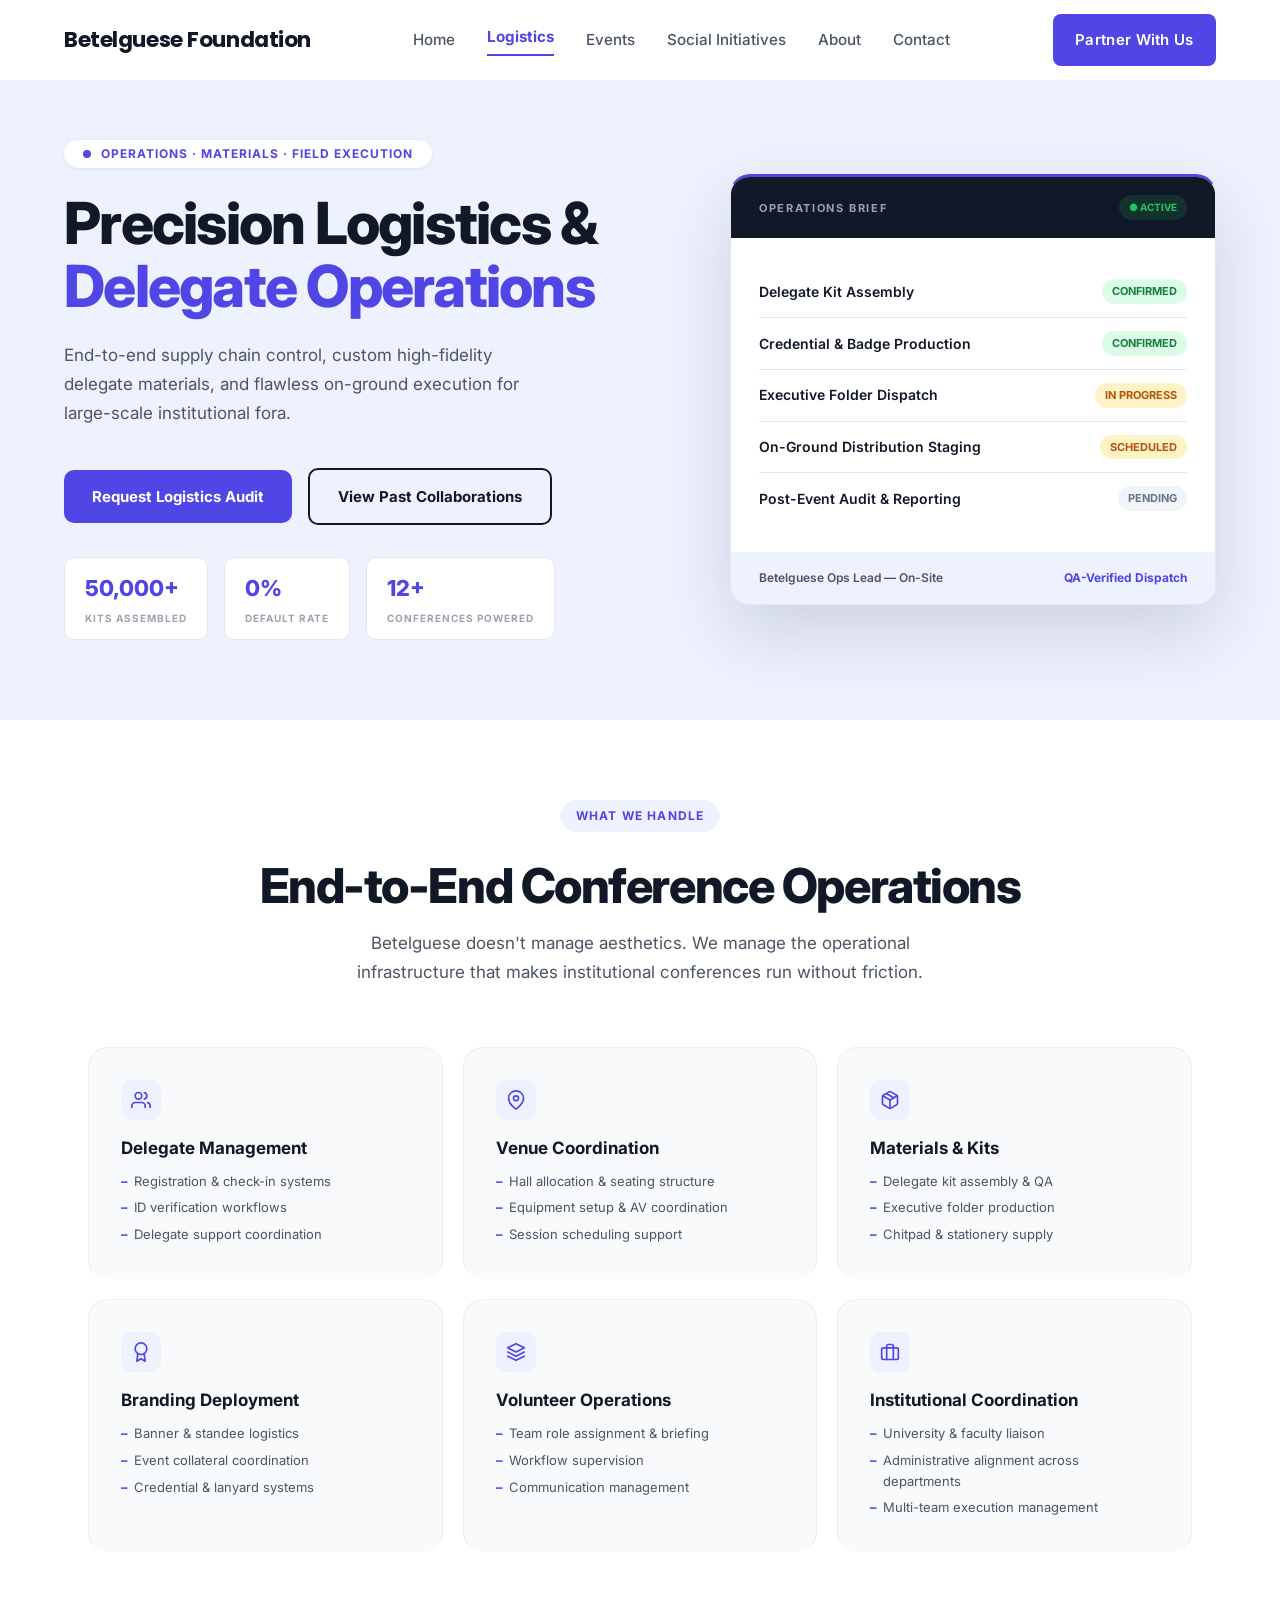
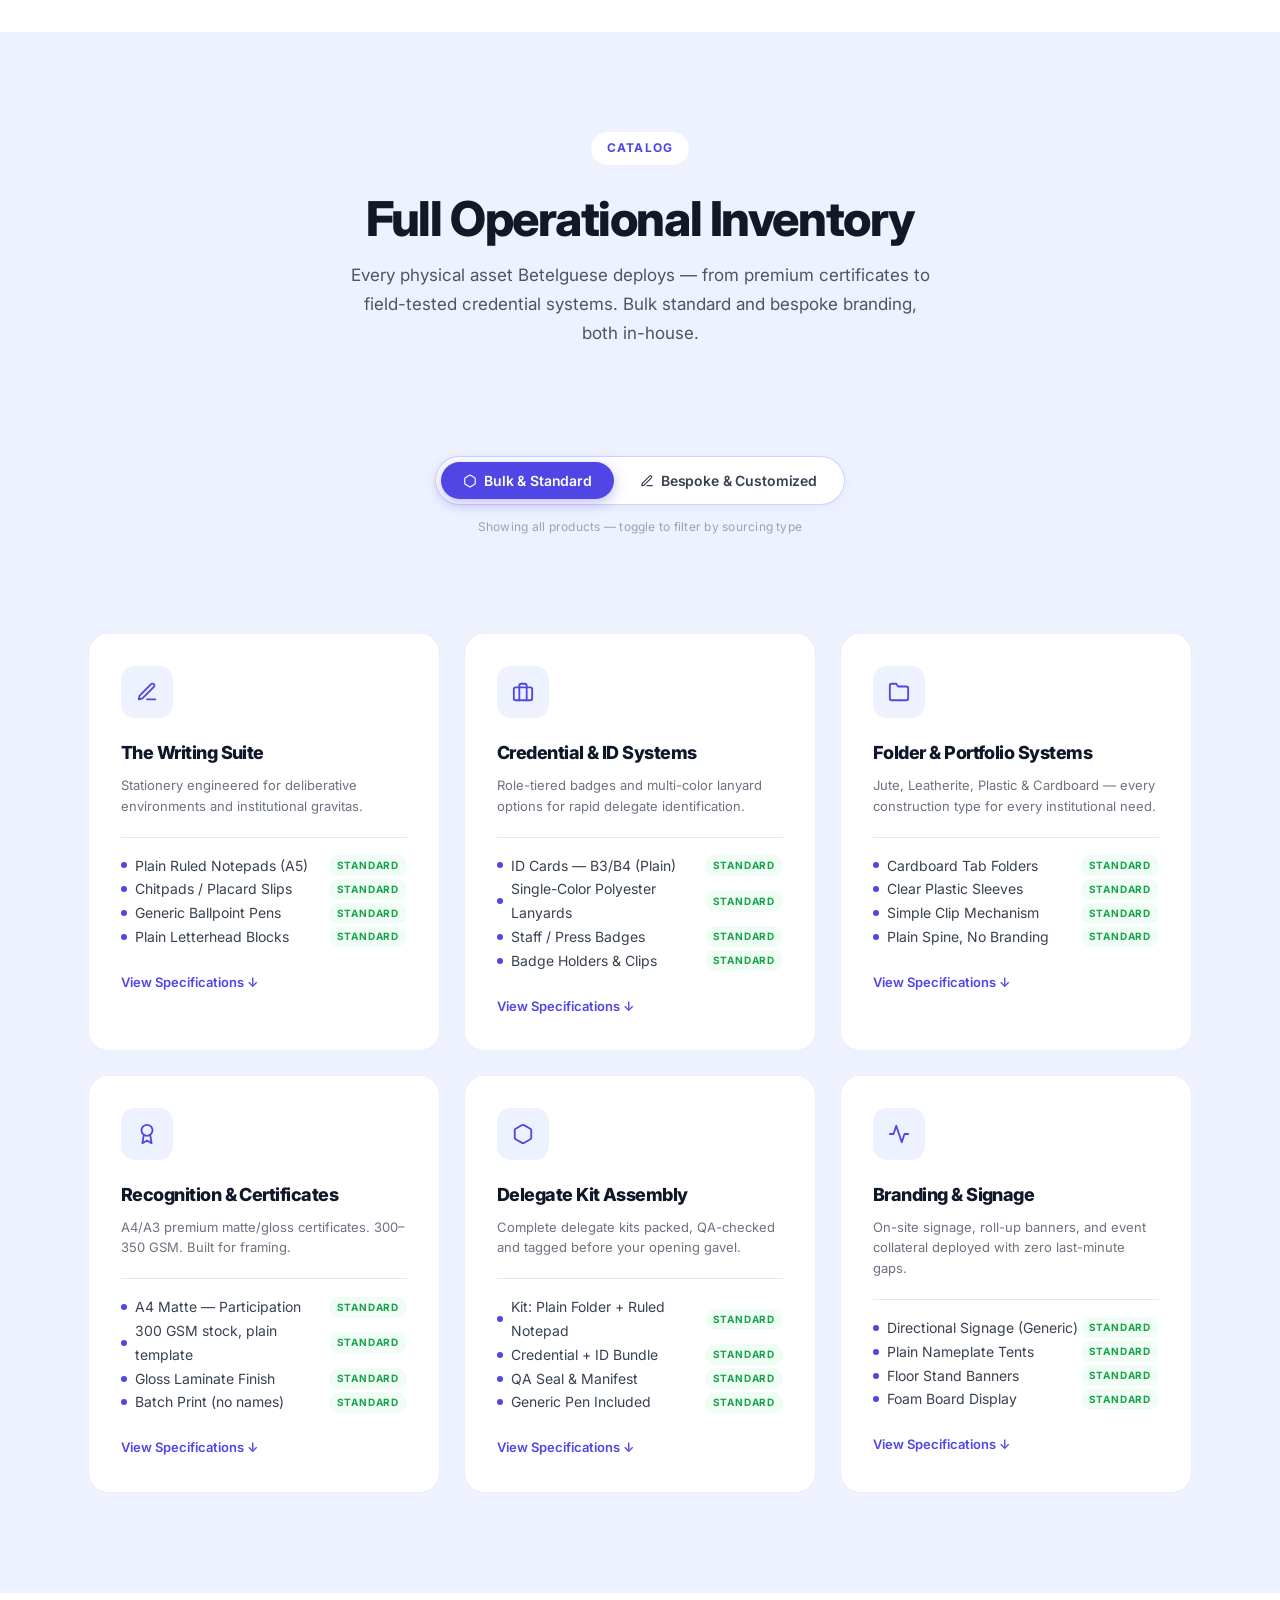
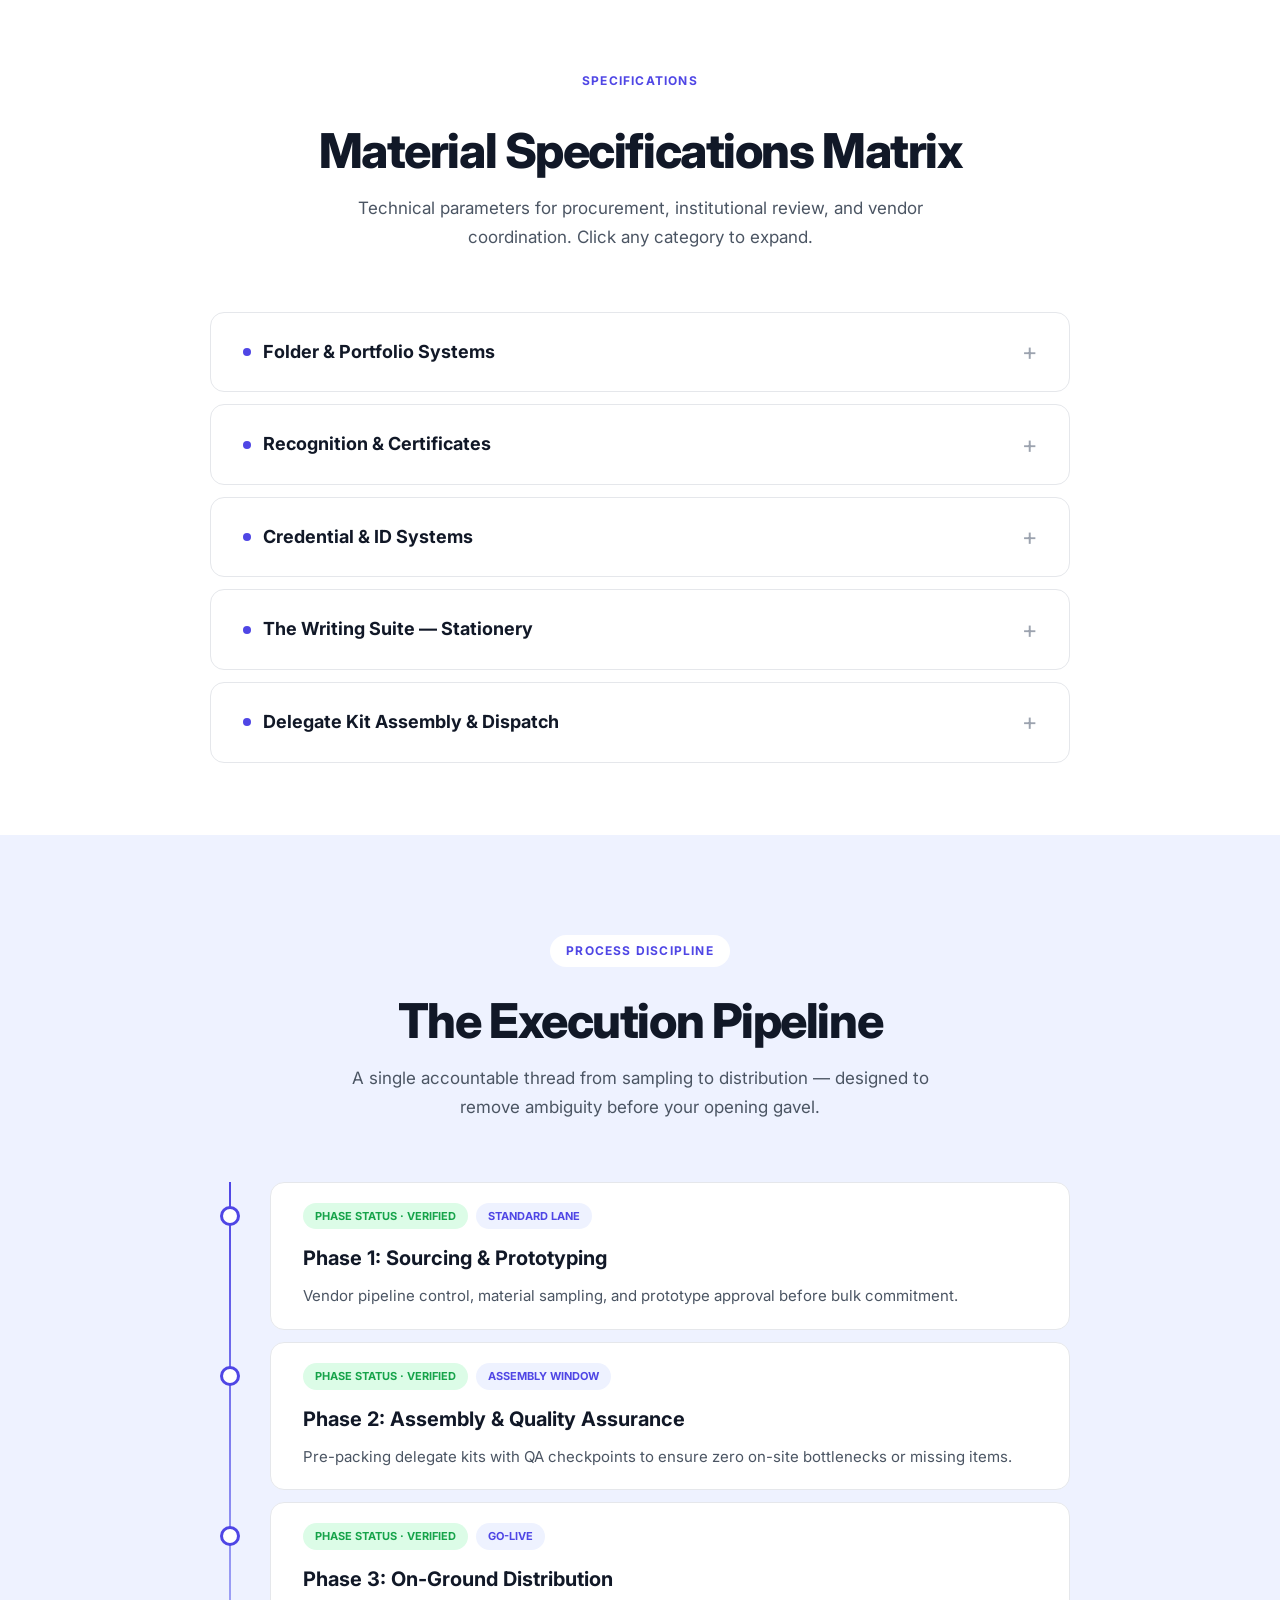
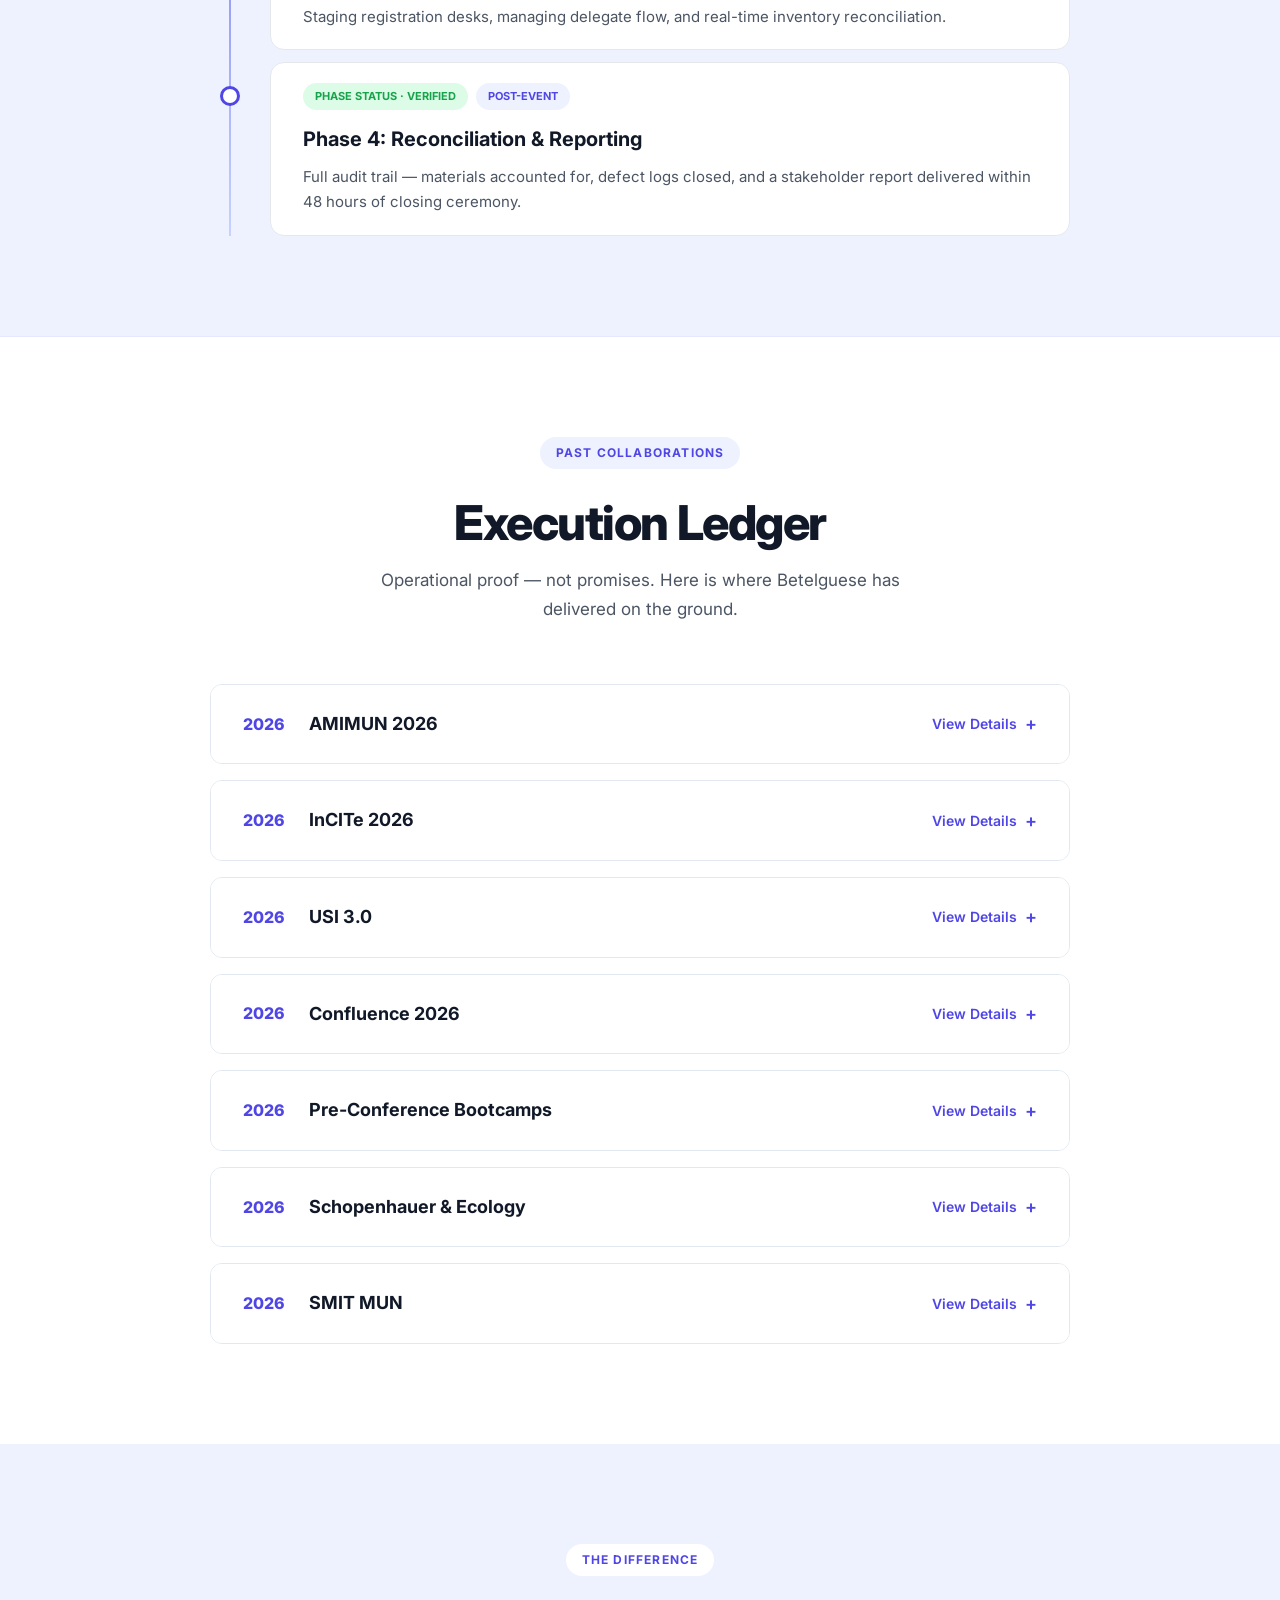
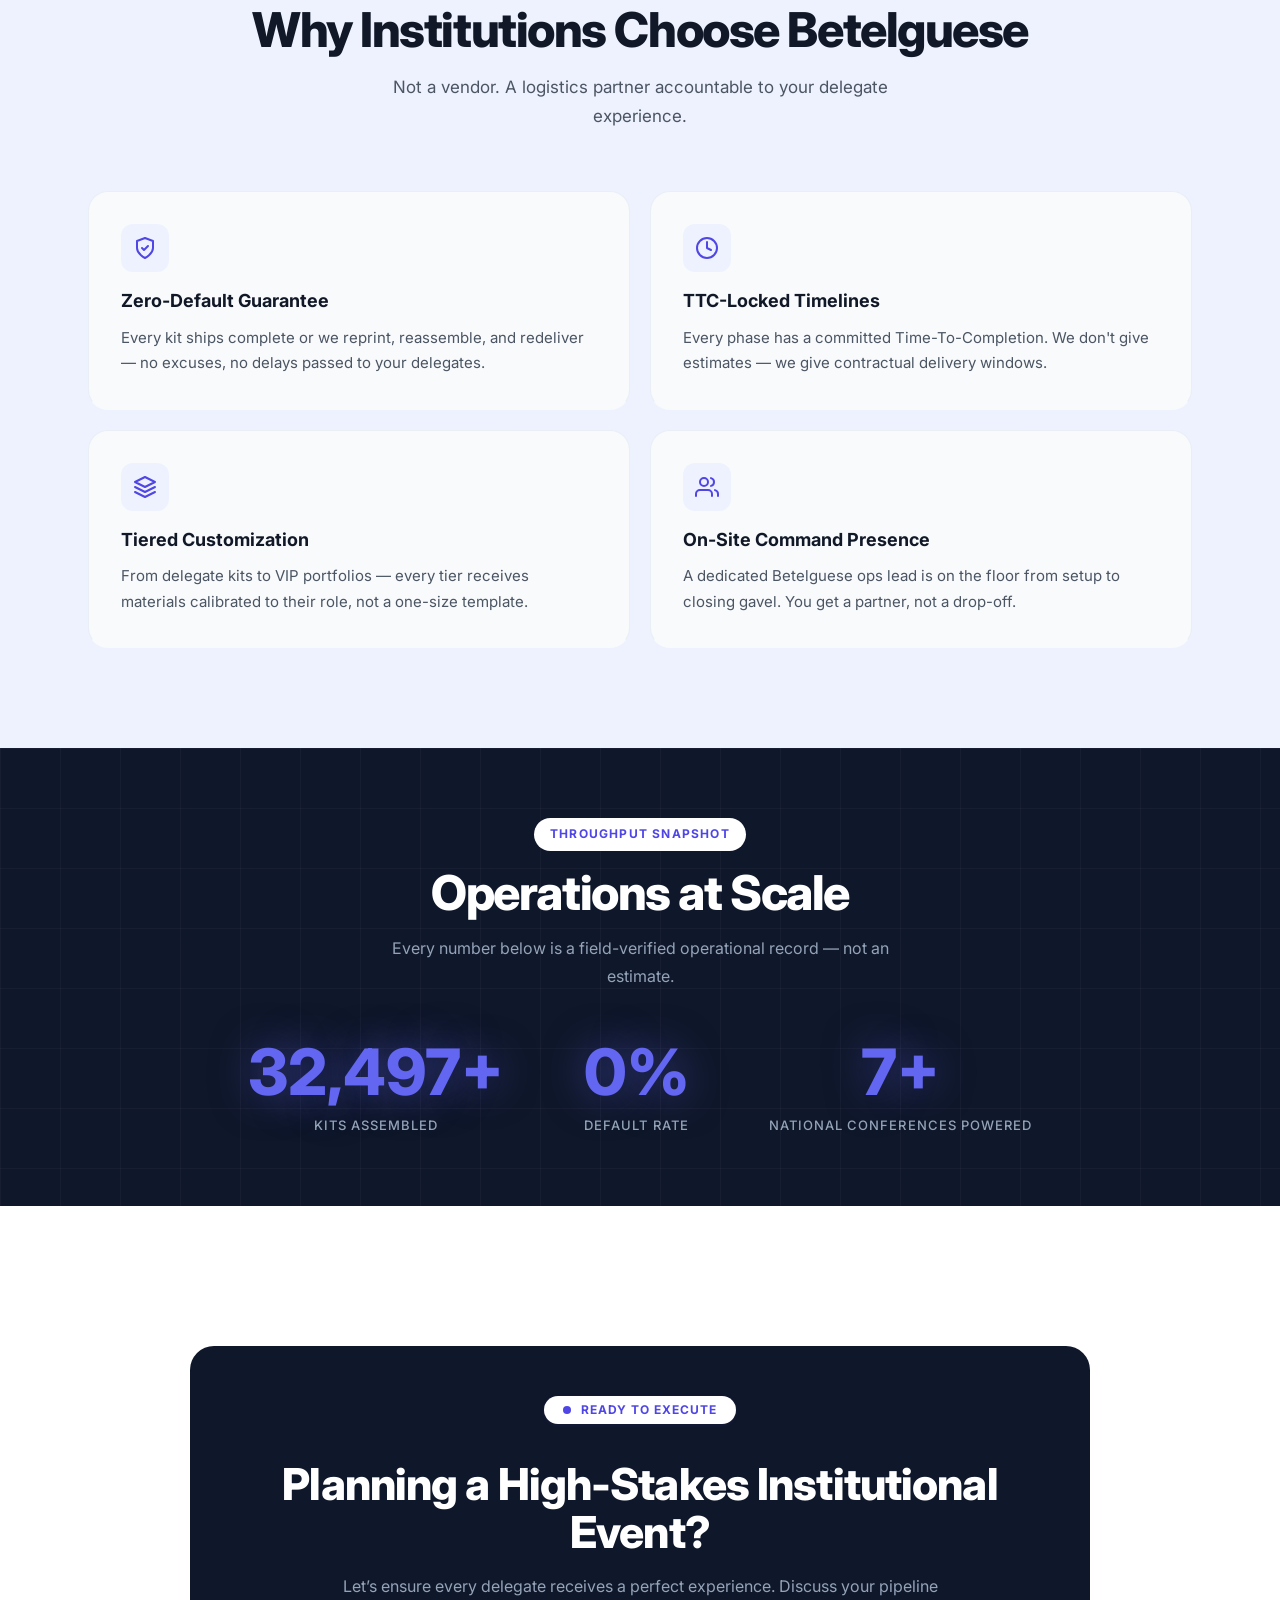
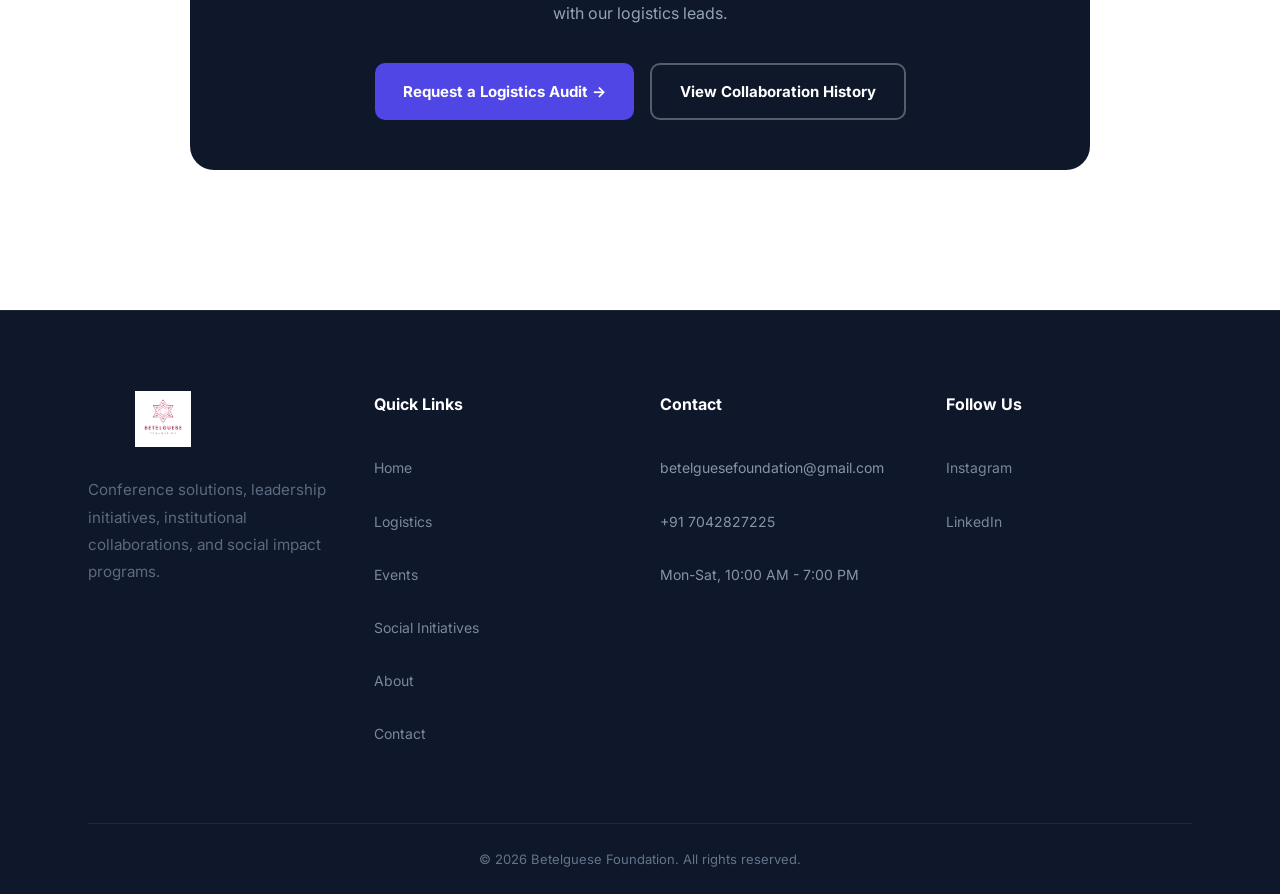
<file: pages/logistics.html>
<!DOCTYPE html>
<html lang="en">

<head>
    <meta charset="UTF-8">
    <meta name="viewport" content="width=device-width, initial-scale=1.0">
    <title>Conference Logistics & Delegate Operations | Betelguese Foundation</title>
    <meta name="description"
        content="End-to-end delegate kit logistics, precision stationery, credential systems, and on-ground field execution for institutional conferences and MUNs.">
    <link rel="stylesheet" href="../css/style.css">
    <link href="https://fonts.googleapis.com/css2?family=Inter:wght@400;500;600;700;800&display=swap" rel="stylesheet">
    <style>
        /* =======================================================================
           GLOBAL DESIGN SYSTEM
        ======================================================================= */
        :root {
            --accent: #4F46E5;
            --accent-light: #EEF2FF;
            --accent-glow: #6366F1;
            --dark: #111827;
            --body: #4B5563;
            --muted: #9CA3AF;
            --white: #FFFFFF;
            --border: #E5E7EB;
            --dark-bg: #0F172A;
            --dark-surface: #1E2A3A;
        }

        * {
            margin: 0;
            padding: 0;
            box-sizing: border-box;
        }

        html {
            scroll-behavior: smooth;
        }

        body {
            font-family: 'Inter', sans-serif;
            color: var(--body);
            background-color: var(--white);
            line-height: 1.7;
            font-size: 15px;
            padding-top: 80px;
            /* offset for fixed navbar — must NOT be removed */
        }

        a {
            text-decoration: none;
            transition: all 0.3s ease;
        }

        ul {
            list-style: none;
        }

        /* Section anchors */
        section[id],
        div[id] {
            scroll-margin-top: 110px;
        }

        details {
            scroll-margin-top: 110px;
        }

        .container {
            max-width: 1160px;
            margin: 0 auto;
            padding: 0 24px;
        }

        section {
            padding: 100px 0;
        }

        .bg-light {
            background: var(--accent-light);
        }

        .bg-white {
            background: var(--white);
        }

        h1,
        h2,
        h3,
        h4,
        h5,
        h6 {
            color: var(--dark);
        }

        h1 {
            font-size: clamp(40px, 5vw, 58px);
            font-weight: 800;
            line-height: 1.08;
            letter-spacing: -0.03em;
        }

        h2 {
            font-size: clamp(36px, 4vw, 48px);
            font-weight: 800;
            line-height: 1.1;
            margin-top: 12px;
            margin-bottom: 16px;
            letter-spacing: -0.03em;
        }

        .section-subtext {
            font-size: 17px;
            font-weight: 400;
            color: var(--body);
            max-width: 580px;
            margin: 0 auto 0;
            text-align: center;
        }

        .pill-badge {
            display: inline-flex;
            align-items: center;
            justify-content: center;
            background: #FFFFFF;
            color: var(--accent);
            border-radius: 999px;
            padding: 6px 16px;
            font-size: 12px;
            font-weight: 700;
            letter-spacing: 0.1em;
            text-transform: uppercase;
        }

        .btn {
            display: inline-flex;
            align-items: center;
            justify-content: center;
            border-radius: 10px;
            padding: 14px 28px;
            font-weight: 700;
            font-size: 15px;
            transition: all 0.3s ease;
            cursor: pointer;
            text-align: center;
        }

        .btn-primary {
            background: var(--accent);
            color: var(--white);
        }

        .btn-primary:hover {
            background: #4338CA;
            transform: translateY(-2px);
        }

        .btn-secondary {
            background: transparent;
            border: 2px solid var(--dark);
            color: var(--dark);
        }

        .btn-secondary:hover {
            border-color: var(--accent);
            color: var(--accent);
        }

        /* =======================================================================
           HEADER & NAVBAR (Active States)
        ======================================================================= */
        .page-logistics .nav-links a.is-active-page {
            color: var(--accent);
            font-weight: 700;
            border-bottom: 2px solid var(--accent);
            padding-bottom: 4px;
            display: inline-block;
        }

        .page-logistics .nav-links a.is-active-page::after {
            display: none;
        }

        /* Navbar Container Alignment Fix */
        .header .container {
            width: 90%;
            max-width: 1200px;
            padding: 0;
            margin: auto;
        }

        /* =======================================================================
           SECTION 1: PAGE HERO
        ======================================================================= */
        .hero {
            /* Override the global section{padding:100px 0} */
            padding: 60px 0 80px !important;
        }

        /* Ensure hero section's container matches the 1200px global standard */
        .hero>.container {
            max-width: 1200px;
            width: 90%;
            padding: 0;
            margin: 0 auto;
        }

        .hero-grid {
            display: grid;
            grid-template-columns: 1.1fr 0.9fr;
            gap: 72px;
            align-items: center;
        }

        .hero-right {
            display: flex;
            align-items: center;
            justify-content: center;
            width: 100%;
        }

        .hero-left .pill-badge {
            margin-bottom: 24px;
        }

        .hero-left .pill-badge::before {
            content: "";
            display: inline-block;
            width: 8px;
            height: 8px;
            background: var(--accent);
            border-radius: 50%;
            margin-right: 8px;
        }

        .hero-left h1 .accent-text {
            color: var(--accent);
        }

        .hero-left p {
            font-size: 17px;
            margin: 24px 0 40px;
            max-width: 500px;
        }

        .hero-buttons {
            display: flex;
            flex-direction: row;
            gap: 1rem;
            align-items: center;
            flex-wrap: nowrap;
        }

        .hero-stats {
            display: flex;
            gap: 16px;
            flex-wrap: wrap;
            margin-top: 32px;
        }

        .stat-chip {
            border: 1px solid var(--border);
            border-radius: 10px;
            padding: 12px 20px;
            background: var(--white);
            display: inline-flex;
            flex-direction: column;
        }

        .stat-chip-val {
            font-size: 22px;
            font-weight: 800;
            color: var(--accent);
        }

        .stat-chip-lbl {
            font-size: 10px;
            font-weight: 700;
            letter-spacing: 0.1em;
            text-transform: uppercase;
            color: var(--muted);
            margin-top: 2px;
        }

        @keyframes fadeUp {
            from {
                opacity: 0;
                transform: translateY(20px);
            }

            to {
                opacity: 1;
                transform: translateY(0);
            }
        }

        @keyframes floatHero {

            0%,
            100% {
                transform: translateY(0);
                box-shadow: 0 28px 72px rgba(17, 24, 39, 0.15), 0 0 0 rgba(79, 70, 229, 0);
            }

            50% {
                transform: translateY(-10px);
                box-shadow: 0 35px 80px rgba(17, 24, 39, 0.2), 0 0 40px rgba(79, 70, 229, 0.4);
            }
        }

        .fade-up {
            opacity: 0;
            animation: fadeUp 0.6s ease forwards;
        }

        .fade-up--1 {
            animation-delay: 0.1s;
        }

        .fade-up--2 {
            animation-delay: 0.2s;
        }

        .fade-up--3 {
            animation-delay: 0.3s;
        }

        .fade-up--4 {
            animation-delay: 0.4s;
        }

        .fade-up--5 {
            animation-delay: 0.5s;
        }

        .ops-brief-card {
            background: var(--white);
            border-radius: 20px;
            border: 1px solid var(--border);
            border-top: 3px solid var(--accent);
            overflow: hidden;
            /* Combine both animations — fadeUp first, then floatHero once visible */
            animation:
                fadeUp 0.6s ease 0.2s both,
                floatHero 3s ease-in-out 0.8s infinite;
            box-shadow: 0 28px 72px rgba(17, 24, 39, 0.15), 0 0 0 rgba(79, 70, 229, 0);
            transition: box-shadow 0.3s ease;
            width: 100%;
        }

        .ops-brief-card:hover {
            box-shadow: 0 0 40px rgba(79, 70, 229, 0.3);
        }

        .ops-header {
            background: var(--dark);
            padding: 18px 28px;
            display: flex;
            align-items: center;
            justify-content: space-between;
        }

        .ops-header-title {
            font-size: 11px;
            font-weight: 700;
            letter-spacing: 0.15em;
            color: #94A3B8;
            text-transform: uppercase;
        }

        .ops-header-pill {
            background: rgba(34, 197, 94, 0.15);
            color: #22C55E;
            border-radius: 999px;
            padding: 4px 10px;
            font-size: 10px;
            font-weight: 700;
        }

        .ops-body {
            padding: 28px;
            background: var(--white);
        }

        .ops-line {
            display: grid;
            grid-template-columns: 1fr auto;
            padding: 13px 0;
            border-bottom: 1px solid var(--border);
            align-items: center;
        }

        .ops-line:last-child {
            border-bottom: none;
        }

        .ops-line-text {
            font-size: 14px;
            font-weight: 600;
            color: var(--dark);
        }

        .ops-status-pill {
            border-radius: 999px;
            padding: 3px 10px;
            font-size: 11px;
            font-weight: 700;
        }

        .ops-pill-green {
            background: #DCFCE7;
            color: #15803D;
        }

        .ops-pill-amber {
            background: #FEF3C7;
            color: #B45309;
        }

        .ops-pill-gray {
            background: #F1F5F9;
            color: #64748B;
        }

        .ops-footer {
            background: var(--accent-light);
            padding: 16px 28px;
            display: flex;
            justify-content: space-between;
            align-items: center;
        }

        .ops-footer-left {
            font-size: 12px;
            font-weight: 600;
            color: var(--body);
        }

        .ops-footer-right {
            font-size: 12px;
            font-weight: 700;
            color: var(--accent);
        }

        .section-header-centered {
            text-align: center;
            margin-bottom: 60px;
        }

        .section-header-centered .pill-badge {
            margin-bottom: 16px;
        }

        /* =======================================================================
           SECTION 2: OPERATIONAL CAPABILITIES
        ======================================================================= */
        .capabilities-section {
            padding: 80px 0;
            background: var(--white);
        }

        .capabilities-grid {
            display: grid;
            grid-template-columns: repeat(3, 1fr);
            gap: 20px;
            margin-top: 40px;
        }

        .cap-card {
            border: 1px solid rgba(226, 232, 240, 0.6);
            border-bottom: 2px solid transparent;
            border-radius: 20px;
            padding: 32px;
            background: #F8FAFC;
            transition: transform 0.35s cubic-bezier(0.4, 0, 0.2, 1), background-color 0.35s ease, border-color 0.35s ease, border-bottom-color 0.35s ease, box-shadow 0.35s ease;
        }

        .cap-card:hover {
            transform: translateY(-4px) scale(1.01);
            background-color: var(--white);
            border-color: #e2e8f0;
            border-bottom: 2px solid var(--accent);
            box-shadow: 0 18px 40px -10px rgba(15, 23, 42, 0.12), 0 10px 28px rgba(79, 70, 229, 0.12);
        }

        .capabilities-grid:has(.cap-card:hover) .cap-card:not(:hover) {
            opacity: 0.5;
        }

        .cap-icon-box {
            width: 40px;
            height: 40px;
            background: var(--accent-light);
            border-radius: 10px;
            display: grid;
            place-items: center;
            color: var(--accent);
        }

        .cap-card h4 {
            font-size: 17px;
            font-weight: 700;
            color: var(--dark);
            margin: 14px 0 8px;
        }

        .cap-list {
            display: flex;
            flex-direction: column;
            gap: 6px;
        }

        .cap-list-item {
            font-size: 13px;
            color: var(--body);
            line-height: 1.6;
            display: flex;
            align-items: flex-start;
            gap: 6px;
        }

        .cap-list-item::before {
            content: "–";
            color: var(--accent);
            font-weight: 700;
        }

        /* =======================================================================
           SECTION 3: TACTILE ASSETS
        ======================================================================= */
        .tactile-assets {
            padding: 80px 0;
            background: var(--accent-light);
        }

        .assets-grid {
            display: grid;
            gap: 24px;
            grid-template-columns: repeat(3, 1fr);
            margin-top: 40px;
        }

        .assets-grid:has(.asset-card:hover) .asset-card:not(:hover) {
            opacity: 0.5;
        }

        .asset-card {
            border: 1px solid rgba(226, 232, 240, 0.6);
            border-bottom: 2px solid transparent;
            border-radius: 20px;
            background: var(--white);
            padding: 32px;
            transition: transform 0.35s cubic-bezier(0.4, 0, 0.2, 1), background-color 0.35s ease, border-color 0.35s ease, border-bottom-color 0.35s ease, box-shadow 0.35s ease;
        }

        .asset-card:hover {
            transform: translateY(-5px);
            background-color: var(--white);
            border-color: #e2e8f0;
            border-bottom: 2px solid var(--accent);
            box-shadow: 0 20px 40px rgba(79, 70, 229, 0.1);
        }

        .asset-icon-area {
            width: 48px;
            height: 48px;
            background: var(--accent-light);
            border-radius: 12px;
            display: flex;
            align-items: center;
            justify-content: center;
            margin-bottom: 20px;
            color: var(--accent);
        }

        .asset-card h3 {
            font-weight: 700;
            font-size: 20px;
            margin-bottom: 12px;
            color: var(--dark);
        }

        .asset-card p {
            font-size: 15px;
            margin-bottom: 16px;
            color: var(--body);
        }

        .asset-divider {
            border-top: 1px solid var(--border);
            margin: 16px 0;
        }

        .asset-checklist {
            display: flex;
            flex-direction: column;
            gap: 8px;
            margin-bottom: 24px;
        }

        .asset-checklist-item {
            font-size: 14px;
            display: flex;
            align-items: flex-start;
            gap: 8px;
            color: var(--body);
        }

        .asset-checklist-item .check {
            color: var(--accent);
            font-weight: 700;
        }

        .asset-link {
            color: var(--accent);
            font-weight: 600;
            font-size: 14px;
            display: inline-block;
        }

        .asset-link:hover {
            opacity: 0.8;
        }

        /* =======================================================================
           SECTION 4: SPECIFICATIONS MATRIX
        ======================================================================= */
        .specs-section {
            padding: 72px 0;
            background: var(--white);
        }

        .specs-container {
            max-width: 860px;
            margin: 0 auto;
            display: flex;
            flex-direction: column;
            gap: 12px;
        }

        summary {
            padding: 24px 32px;
            background: var(--white);
            border-radius: 14px;
            border: 1px solid var(--border);
            display: flex;
            justify-content: space-between;
            align-items: center;
            cursor: pointer;
            list-style: none;
            transition: all 0.3s ease;
        }

        summary::-webkit-details-marker {
            display: none;
        }

        details[open] summary {
            border-radius: 14px 14px 0 0;
            border-bottom: none;
        }

        summary:hover {
            background: #F8F8FF;
        }

        .summary-left {
            display: flex;
            align-items: center;
            gap: 12px;
        }

        .summary-dot {
            width: 8px;
            height: 8px;
            border-radius: 50%;
            background: var(--accent);
        }

        .summary-title {
            font-weight: 700;
            font-size: 18px;
            color: var(--dark);
        }

        .summary-icon {
            transition: transform 0.3s ease;
            font-size: 24px;
            line-height: 1;
            color: var(--muted);
        }

        details[open] summary .summary-icon {
            transform: rotate(45deg);
        }

        .details-content {
            padding: 0 28px 20px;
            background: var(--white);
            border: 1px solid var(--border);
            border-top: none;
            border-radius: 0 0 14px 14px;
        }

        .spec-row {
            display: grid;
            grid-template-columns: 200px auto;
            padding: 10px 0;
            border-bottom: 1px solid var(--border);
        }

        .spec-row:last-child {
            border-bottom: none;
        }

        .spec-label {
            font-size: 11px;
            font-weight: 700;
            color: var(--muted);
            text-transform: uppercase;
            letter-spacing: 0.08em;
        }

        .spec-value {
            font-size: 15px;
            font-weight: 500;
            color: var(--dark);
        }

        /* =======================================================================
           SECTION 5: EXECUTION PIPELINE
        ======================================================================= */
        .pipeline-section {
            padding: 100px 0;
            background: var(--accent-light);
            border-bottom: 1px solid rgba(79, 70, 229, 0.05);
        }

        .pipeline-layout {
            max-width: 860px;
            margin: 0 auto;
            display: flex;
            flex-direction: column;
            gap: 12px;
            position: relative;
        }

        .pipeline-rail {
            position: absolute;
            left: 19px;
            top: 0;
            bottom: 0;
            width: 2px;
            background: linear-gradient(to bottom, var(--accent), #C7D2FE);
            z-index: 1;
        }

        .pipeline-item {
            display: flex;
            align-items: flex-start;
            position: relative;
            z-index: 2;
        }

        .rail-node-wrap {
            width: 40px;
            flex-shrink: 0;
            display: flex;
            justify-content: center;
            padding-top: 24px;
        }

        .rail-node {
            width: 20px;
            height: 20px;
            background: var(--white);
            border: 3px solid var(--accent);
            border-radius: 50%;
        }

        .pipeline-card {
            flex-grow: 1;
            margin-left: 20px;
            border: 1px solid var(--border);
            border-radius: 14px;
            background: var(--white);
            padding: 20px 32px;
            transition: all 0.3s ease;
        }

        .pipeline-card:hover {
            border-color: var(--accent);
            box-shadow: 0 20px 40px rgba(79, 70, 229, 0.1);
            transform: translateY(-5px);
        }

        .pipeline-badges {
            display: flex;
            gap: 8px;
            flex-wrap: wrap;
        }

        .badge-verified {
            background: #DCFCE7;
            color: #16A34A;
            border-radius: 999px;
            padding: 4px 12px;
            font-size: 11px;
            font-weight: 700;
        }

        .badge-ttc {
            background: var(--accent-light);
            color: var(--accent);
            border-radius: 999px;
            padding: 4px 12px;
            font-size: 11px;
            font-weight: 700;
            text-transform: uppercase;
        }

        .pipeline-card h3 {
            font-weight: 700;
            font-size: 20px;
            color: var(--dark);
            margin-top: 12px;
            margin-bottom: 8px;
        }

        /* =======================================================================
           SECTION 6: FEATURED COLLABORATIONS (DOSSIER UI)
        ======================================================================= */
        .collab-section {
            padding: 100px 0;
            background: var(--white);
        }

        .dossier-list {
            display: flex;
            flex-direction: column;
            gap: 16px;
            max-width: 860px;
            margin: 40px auto 0;
        }

        .dossier-row {
            background: var(--white);
            border: 1px solid #E2E8F0;
            border-radius: 12px;
            overflow: hidden;
            position: relative;
            transition: box-shadow 0.3s ease;
        }

        /* Illuminated Bottom Border on Hover */
        .dossier-row::after {
            content: '';
            position: absolute;
            bottom: 0;
            left: 50%;
            width: 0;
            height: 2px;
            background: var(--accent);
            transition: width 0.3s ease, left 0.3s ease;
        }

        .dossier-row:hover::after {
            width: 100%;
            left: 0;
        }

        .dossier-row:hover {
            box-shadow: 0 12px 32px rgba(15, 23, 42, 0.05);
        }

        .dossier-header {
            display: flex;
            align-items: center;
            justify-content: space-between;
            padding: 24px 32px;
            cursor: pointer;
            user-select: none;
            background: var(--white);
            position: relative;
            z-index: 2;
        }

        .dossier-header-left {
            display: flex;
            align-items: center;
            gap: 24px;
        }

        .dossier-year {
            font-size: 16px;
            font-weight: 800;
            color: #4F46E5;
        }

        .dossier-name {
            font-size: 18px;
            font-weight: 700;
            color: #111827;
        }

        .dossier-toggle {
            font-size: 14px;
            font-weight: 600;
            color: var(--accent);
            display: flex;
            align-items: center;
            gap: 8px;
            transition: color 0.3s ease;
        }

        .dossier-toggle span {
            display: inline-block;
            transition: transform 0.3s ease;
            font-size: 18px;
            line-height: 1;
        }

        .dossier-row.is-active .dossier-toggle span {
            transform: rotate(45deg);
        }

        .dossier-content {
            max-height: 0;
            overflow: hidden;
            transition: max-height 0.4s cubic-bezier(0.4, 0, 0.2, 1), padding 0.4s cubic-bezier(0.4, 0, 0.2, 1), opacity 0.4s cubic-bezier(0.4, 0, 0.2, 1);
            opacity: 0;
            background: var(--white);
            padding: 0 32px;
        }

        .dossier-row.is-active .dossier-content {
            max-height: 600px;
            opacity: 1;
            padding: 0 32px 32px;
        }

        .dossier-summary {
            font-size: 15px;
            color: #4B5563;
            margin-bottom: 20px;
            line-height: 1.6;
        }

        .dossier-role-card {
            background: #EEF2FF;
            border-left: 2px solid #4F46E5;
            padding: 16px 20px;
            border-radius: 0 8px 8px 0;
            margin-bottom: 20px;
        }

        .dossier-role-text {
            font-size: 15px;
            color: #4F46E5;
            font-weight: 600;
        }

        .dossier-role-text strong {
            color: #111827;
            font-weight: 700;
            margin-right: 6px;
        }

        .dossier-deliverables {
            list-style: none;
            display: flex;
            flex-direction: column;
            gap: 10px;
        }

        .dossier-deliverable-item {
            display: flex;
            align-items: flex-start;
            gap: 12px;
            font-size: 14px;
            color: #4B5563;
        }

        .dossier-deliverable-item::before {
            content: '•';
            color: #4F46E5;
            font-weight: bold;
            font-size: 18px;
            line-height: 1.2;
        }

        /* =======================================================================
           SECTION 7: WHY Betelguese
        ======================================================================= */
        .diff-section {
            padding: 100px 0;
            background: var(--accent-light);
        }

        .diff-grid {
            display: grid;
            grid-template-columns: repeat(2, 1fr);
            gap: 20px;
            margin-top: 40px;
        }

        .diff-grid:has(.diff-card:hover) .diff-card:not(:hover) {
            opacity: 0.5;
        }

        .diff-card {
            border: 1px solid rgba(226, 232, 240, 0.6);
            border-bottom: 2px solid transparent;
            border-radius: 20px;
            background: #F8FAFC;
            padding: 32px;
            transition: transform 0.35s cubic-bezier(0.4, 0, 0.2, 1), background-color 0.35s ease, border-color 0.35s ease, border-bottom-color 0.35s ease, box-shadow 0.35s ease;
        }

        .diff-card:hover {
            transform: translateY(-4px) scale(1.01);
            background-color: var(--white);
            border-color: #e2e8f0;
            border-bottom: 2px solid var(--accent);
            box-shadow: 0 18px 40px -10px rgba(15, 23, 42, 0.12), 0 10px 28px rgba(79, 70, 229, 0.12);
        }

        .diff-card .icon {
            width: 48px;
            height: 48px;
            background: var(--accent-light);
            border-radius: 12px;
            display: flex;
            align-items: center;
            justify-content: center;
            color: var(--accent);
        }

        .diff-card h4 {
            font-size: 18px;
            font-weight: 700;
            color: var(--dark);
            margin-top: 14px;
            margin-bottom: 8px;
        }

        /* =======================================================================
           SECTION 8: THROUGHPUT SNAPSHOT (DARK METRICS)
        ======================================================================= */
        .metrics-section {
            background-color: var(--dark-bg);
            background-image: linear-gradient(rgba(255, 255, 255, 0.03) 1px, transparent 1px), linear-gradient(90deg, rgba(255, 255, 255, 0.03) 1px, transparent 1px);
            background-size: 60px 60px;
            padding: 70px 0;
            text-align: center;
        }

        .metrics-header {
            margin-bottom: 50px;
        }

        .metrics-header .pill-text {
            color: var(--accent-glow);
            font-size: 12px;
            font-weight: 700;
            letter-spacing: 0.15em;
            text-transform: uppercase;
        }

        .metrics-header h2 {
            color: var(--white);
            margin: 16px 0;
        }

        .metrics-desc {
            font-size: 16px;
            color: #94A3B8;
            margin-bottom: 48px;
            max-width: 500px;
            margin-left: auto;
            margin-right: auto;
        }

        .metrics-grid {
            display: flex;
            justify-content: center;
            gap: 80px;
            flex-wrap: wrap;
        }

        .metric-block .num {
            font-size: 64px;
            font-weight: 800;
            color: var(--accent-glow);
            line-height: 1;
            text-shadow: 0 0 40px rgba(99, 102, 241, 0.5);
        }

        .metric-block .label {
            font-size: 13px;
            font-weight: 500;
            color: #94A3B8;
            letter-spacing: 0.08em;
            text-transform: uppercase;
            margin-top: 10px;
        }

        .metrics-cta {
            margin-top: 56px;
            display: flex;
            justify-content: center;
            gap: 16px;
            flex-wrap: wrap;
        }

        .btn-secondary-dark {
            background: transparent;
            border: 2px solid rgba(255, 255, 255, 0.3);
            color: var(--white);
            border-radius: 10px;
            padding: 14px 28px;
            font-weight: 700;
            font-size: 15px;
            display: inline-flex;
            align-items: center;
            justify-content: center;
            cursor: pointer;
            transition: all 0.3s ease;
        }

        .btn-secondary-dark:hover {
            border-color: var(--white);
        }

        /* =======================================================================
           FLOATING CTA
        ======================================================================= */
        .floating-cta-section {
            background-color: #FFFFFF;
            padding: 140px 0;
        }

        .cta-island {
            background-color: #0F172A;
            border-radius: 24px;
            padding: 50px 40px;
            text-align: center;
            max-width: 900px;
            margin: 0 auto;
        }

        .cta-island h2 {
            color: #FFFFFF;
            font-size: clamp(30px, 3.5vw, 44px);
            font-weight: 800;
            margin-bottom: 16px;
            letter-spacing: -0.02em;
        }

        .cta-island p {
            color: #94A3B8;
            font-size: 16px;
            line-height: 1.7;
            max-width: 600px;
            margin: 0 auto 36px;
        }

        .cta-island .metrics-cta {
            margin-top: 0;
        }

        /* =======================================================================
           SECTION 9: FOOTER
        ======================================================================= */
        .footer {
            background: #0F172A;
            color: #64748B;
            padding: 80px 0 24px;
            border-top: 1px solid rgba(255, 255, 255, 0.08);
        }

        .footer-container {
            display: grid;
            grid-template-columns: repeat(4, 1fr);
            gap: 40px;
            margin-bottom: 60px;
        }

        .footer-logo {
            max-width: 150px;
            margin-bottom: 16px;
        }

        .footer-column h4 {
            color: var(--white);
            margin-bottom: 24px;
            font-size: 16px;
        }

        .footer-column ul {
            display: flex;
            flex-direction: column;
            gap: 12px;
        }

        .footer-column ul li,
        .footer-column ul a {
            color: #94A3B8;
            font-size: 14px;
        }

        .footer-column ul a:hover {
            color: var(--accent);
        }

        .footer-bottom {
            border-top: 1px solid rgba(255, 255, 255, 0.08);
            padding-top: 24px;
            text-align: center;
            font-size: 13px;
            color: #64748B;
        }

        /* =======================================================================
           RESPONSIVE DESIGN
        ======================================================================= */
        @media (max-width: 900px) {
            .hero-grid {
                grid-template-columns: 1fr;
            }

            .hero-buttons {
                flex-wrap: wrap;
            }

            .capabilities-grid {
                grid-template-columns: repeat(2, 1fr);
            }

            .assets-grid {
                grid-template-columns: repeat(2, 1fr);
            }

            .metrics-grid {
                flex-direction: column;
                gap: 40px;
            }

            .footer-container {
                grid-template-columns: repeat(2, 1fr);
            }

            .nav-links {
                display: none;
            }
        }

        @media (max-width: 768px) {
            .dossier-header {
                padding: 20px;
                flex-direction: column;
                align-items: flex-start;
                gap: 16px;
            }

            .dossier-header-left {
                flex-direction: column;
                align-items: flex-start;
                gap: 8px;
            }

            .dossier-content {
                padding: 0 20px;
            }

            .dossier-row.is-active .dossier-content {
                padding: 0 20px 24px;
            }
        }

        @media (max-width: 600px) {
            .capabilities-grid {
                grid-template-columns: 1fr;
            }

            .assets-grid,
            .diff-grid {
                grid-template-columns: 1fr;
            }

            .footer-container {
                grid-template-columns: 1fr;
            }

            .spec-row {
                grid-template-columns: 1fr;
                gap: 4px;
                padding: 10px 0;
            }

            summary {
                padding: 16px;
                flex-direction: column;
                align-items: flex-start;
                gap: 10px;
            }

            .details-content {
                padding: 0 16px 20px;
            }

            .summary-icon {
                display: none;
            }

            .pipeline-rail {
                display: none;
            }

            .rail-node-wrap {
                display: none;
            }

            .pipeline-card {
                margin-left: 0;
            }
        }

        /* Active Footer Link */
        .footer-link-logistics {
            color: var(--accent) !important;
        }

        /*New style for PILL Badge*/

        .hero-badge-wrapper {
            display: inline-flex;
            align-items: center;
            gap: 0.6rem;
            padding: 0.5rem 1.2rem;
            background-color: #FFFFFF;
            border-radius: 9999px;
            margin-bottom: 1.5rem;
            border: none;
            box-shadow: 0 1px 4px rgba(79, 70, 229, 0.10);
        }

        .hero-badge-wrapper .hero-tag {
            display: inline-block;
            color: #4F46E5;
            font-size: 12px;
            font-weight: 700;
            letter-spacing: 1px;
            text-transform: uppercase;
            line-height: 1;
            margin: 0;
            padding: 0;
        }

        .pulse-dot {
            width: 8px;
            height: 8px;
            background-color: #4F46E5;
            border-radius: 50%;
            flex-shrink: 0;
            animation: pulseGlow 2s infinite;
        }

        @keyframes pulseGlow {
            0% {
                box-shadow: 0 0 0 0 rgba(79, 70, 229, 0.6);
            }

            70% {
                box-shadow: 0 0 0 6px rgba(79, 70, 229, 0);
            }

            100% {
                box-shadow: 0 0 0 0 rgba(79, 70, 229, 0);
            }
        }
    </style>
</head>

<body class="page-logistics">

    <!-- =========================
         [1] HEADER / NAVBAR
    ========================== -->
    <header class="header">
        <div class="container navbar">
            <div class="logo"><a href="../index.html" class="logo-link"><span class="nav-brand">Betelguese
                        Foundation</span></a></div>
            <nav class="nav">
                <ul class="nav-links">
                    <li><a href="../index.html">Home</a></li>
                    <li><a href="logistics.html" class="is-active-page">Logistics</a></li>
                    <li><a href="events.html">Events</a></li>
                    <li><a href="social-initiatives.html">Social Initiatives</a></li>
                    <li><a href="../about.html">About</a></li>
                    <li><a href="contact.html">Contact</a></li>
                </ul>
            </nav>
            <a href="contact.html" class="nav-btn">Partner With Us</a>
        </div>
    </header>

    <!-- =========================
         [2] SECTION 1: PAGE HERO
    ========================== -->
    <section class="hero bg-light">
        <div class="container hero-grid">
            <div class="hero-left">
                <!-- <div class="pill-badge">Operations · Materials · Field Execution</div> -->
                <div class="hero-badge-wrapper fade-up fade-up--1">

                    <span class="pulse-dot"></span>

                    <span class="hero-tag">Operations · Materials · Field Execution</span>

                </div>
                <h1 class="fade-up fade-up--2">Precision Logistics & <span class="accent-text">Delegate
                        Operations</span></h1>
                <p class="fade-up fade-up--3">End-to-end supply chain control, custom high-fidelity delegate materials,
                    and flawless on-ground
                    execution for large-scale institutional fora.</p>
                <div class="hero-buttons fade-up fade-up--4">
                    <a href="#" class="btn btn-primary">Request Logistics Audit</a>
                    <a href="#" class="btn btn-secondary">View Past Collaborations</a>
                </div>
                <div class="hero-stats fade-up fade-up--5">
                    <div class="stat-chip">
                        <span class="stat-chip-val counter-anim" data-target="50000" data-suffix="+">0+</span>
                        <span class="stat-chip-lbl">Kits Assembled</span>
                    </div>
                    <div class="stat-chip">
                        <span class="stat-chip-val counter-anim" data-target="0" data-suffix="%">0%</span>
                        <span class="stat-chip-lbl">Default Rate</span>
                    </div>
                    <div class="stat-chip">
                        <span class="stat-chip-val counter-anim" data-target="12" data-suffix="+">0+</span>
                        <span class="stat-chip-lbl">Conferences Powered</span>
                    </div>
                </div>
            </div>
            <div class="hero-right">
                <!-- ops-brief-card: fade-up classes removed — animation is handled
                     directly in CSS to avoid cascade conflict with floatHero -->
                <div class="ops-brief-card">
                    <div class="ops-header">
                        <span class="ops-header-title">Operations Brief</span>
                        <span class="ops-header-pill">● ACTIVE</span>
                    </div>
                    <div class="ops-body">
                        <div class="ops-line">
                            <span class="ops-line-text">Delegate Kit Assembly</span>
                            <span class="ops-status-pill ops-pill-green">CONFIRMED</span>
                        </div>
                        <div class="ops-line">
                            <span class="ops-line-text">Credential &amp; Badge Production</span>
                            <span class="ops-status-pill ops-pill-green">CONFIRMED</span>
                        </div>
                        <div class="ops-line">
                            <span class="ops-line-text">Executive Folder Dispatch</span>
                            <span class="ops-status-pill ops-pill-amber">IN PROGRESS</span>
                        </div>
                        <div class="ops-line">
                            <span class="ops-line-text">On-Ground Distribution Staging</span>
                            <span class="ops-status-pill ops-pill-amber">SCHEDULED</span>
                        </div>
                        <div class="ops-line">
                            <span class="ops-line-text">Post-Event Audit &amp; Reporting</span>
                            <span class="ops-status-pill ops-pill-gray">PENDING</span>
                        </div>
                    </div>
                    <div class="ops-footer">
                        <span class="ops-footer-left">Betelguese Ops Lead — On-Site</span>
                        <span class="ops-footer-right">QA-Verified Dispatch</span>
                    </div>
                </div>
            </div>
        </div>
    </section>

    <!-- =========================
         [3] OPERATIONAL CAPABILITIES
    ========================== -->
    <section class="capabilities-section">
        <div class="container">
            <div class="section-header-centered">
                <div class="pill-badge" style="background: var(--accent-light);">What We Handle</div>
                <h2>End-to-End Conference Operations</h2>
                <p class="section-subtext">Betelguese doesn't manage aesthetics. We manage the operational
                    infrastructure that makes institutional conferences run without friction.</p>
            </div>

            <div class="capabilities-grid">

                <div class="cap-card">
                    <div class="cap-icon-box">
                        <svg width="20" height="20" viewBox="0 0 24 24" fill="none" stroke="currentColor"
                            stroke-width="2" stroke-linecap="round" stroke-linejoin="round">
                            <path d="M17 21v-2a4 4 0 0 0-4-4H5a4 4 0 0 0-4 4v2" />
                            <circle cx="9" cy="7" r="4" />
                            <path d="M23 21v-2a4 4 0 0 0-3-3.87" />
                            <path d="M16 3.13a4 4 0 0 1 0 7.75" />
                        </svg>
                    </div>
                    <h4>Delegate Management</h4>
                    <div class="cap-list">
                        <div class="cap-list-item">Registration &amp; check-in systems</div>
                        <div class="cap-list-item">ID verification workflows</div>
                        <div class="cap-list-item">Delegate support coordination</div>
                    </div>
                </div>

                <div class="cap-card">
                    <div class="cap-icon-box">
                        <svg width="20" height="20" viewBox="0 0 24 24" fill="none" stroke="currentColor"
                            stroke-width="2" stroke-linecap="round" stroke-linejoin="round">
                            <path d="M21 10c0 7-9 13-9 13s-9-6-9-13a9 9 0 0 1 18 0z" />
                            <circle cx="12" cy="10" r="3" />
                        </svg>
                    </div>
                    <h4>Venue Coordination</h4>
                    <div class="cap-list">
                        <div class="cap-list-item">Hall allocation &amp; seating structure</div>
                        <div class="cap-list-item">Equipment setup &amp; AV coordination</div>
                        <div class="cap-list-item">Session scheduling support</div>
                    </div>
                </div>

                <div class="cap-card">
                    <div class="cap-icon-box">
                        <svg width="20" height="20" viewBox="0 0 24 24" fill="none" stroke="currentColor"
                            stroke-width="2" stroke-linecap="round" stroke-linejoin="round">
                            <line x1="16.5" y1="9.4" x2="7.5" y2="4.21" />
                            <path
                                d="M21 16V8a2 2 0 0 0-1-1.73l-7-4a2 2 0 0 0-2 0l-7 4A2 2 0 0 0 3 8v8a2 2 0 0 0 1 1.73l7 4a2 2 0 0 0 2 0l7-4A2 2 0 0 0 21 16z" />
                            <polyline points="3.27 6.96 12 12.01 20.73 6.96" />
                            <line x1="12" y1="22.08" x2="12" y2="12" />
                        </svg>
                    </div>
                    <h4>Materials &amp; Kits</h4>
                    <div class="cap-list">
                        <div class="cap-list-item">Delegate kit assembly &amp; QA</div>
                        <div class="cap-list-item">Executive folder production</div>
                        <div class="cap-list-item">Chitpad &amp; stationery supply</div>
                    </div>
                </div>

                <div class="cap-card">
                    <div class="cap-icon-box">
                        <svg width="20" height="20" viewBox="0 0 24 24" fill="none" stroke="currentColor"
                            stroke-width="2" stroke-linecap="round" stroke-linejoin="round">
                            <circle cx="12" cy="8" r="7" />
                            <polyline points="8.21 13.89 7 23 12 20 17 23 15.79 13.88" />
                        </svg>
                    </div>
                    <h4>Branding Deployment</h4>
                    <div class="cap-list">
                        <div class="cap-list-item">Banner &amp; standee logistics</div>
                        <div class="cap-list-item">Event collateral coordination</div>
                        <div class="cap-list-item">Credential &amp; lanyard systems</div>
                    </div>
                </div>

                <div class="cap-card">
                    <div class="cap-icon-box">
                        <svg width="20" height="20" viewBox="0 0 24 24" fill="none" stroke="currentColor"
                            stroke-width="2" stroke-linecap="round" stroke-linejoin="round">
                            <polygon points="12 2 2 7 12 12 22 7 12 2" />
                            <polyline points="2 17 12 22 22 17" />
                            <polyline points="2 12 12 17 22 12" />
                        </svg>
                    </div>
                    <h4>Volunteer Operations</h4>
                    <div class="cap-list">
                        <div class="cap-list-item">Team role assignment &amp; briefing</div>
                        <div class="cap-list-item">Workflow supervision</div>
                        <div class="cap-list-item">Communication management</div>
                    </div>
                </div>

                <div class="cap-card">
                    <div class="cap-icon-box">
                        <svg width="20" height="20" viewBox="0 0 24 24" fill="none" stroke="currentColor"
                            stroke-width="2" stroke-linecap="round" stroke-linejoin="round">
                            <rect x="2" y="7" width="20" height="14" rx="2" ry="2" />
                            <path d="M16 21V5a2 2 0 0 0-2-2h-4a2 2 0 0 0-2 2v16" />
                        </svg>
                    </div>
                    <h4>Institutional Coordination</h4>
                    <div class="cap-list">
                        <div class="cap-list-item">University &amp; faculty liaison</div>
                        <div class="cap-list-item">Administrative alignment across departments</div>
                        <div class="cap-list-item">Multi-team execution management</div>
                    </div>
                </div>

            </div>
        </div>
    </section>

    <!-- =========================
         [4] TACTILE ASSETS — FULL OPERATIONAL INVENTORY CATALOG
    ========================== -->
    <style>
        /* ---- Catalog Section ---- */
        .catalog-section {
            padding: 100px 0;
            background: #EEF2FF;
        }
        .catalog-grid {
            display: grid;
            grid-template-columns: repeat(3, 1fr);
            gap: 24px;
            margin-top: 48px;
        }
        .cat-card {
            background: #fff;
            border-radius: 20px;
            border: 1px solid rgba(79,70,229,0.1);
            padding: 32px;
            transition: transform 0.4s cubic-bezier(0.4,0,0.2,1), box-shadow 0.4s ease;
            position: relative;
            overflow: hidden;
        }
        .cat-card::before {
            content: '';
            position: absolute;
            inset: 0;
            border-radius: 20px;
            box-shadow: 0 0 0 0 rgba(79,70,229,0);
            transition: box-shadow 0.4s ease;
            pointer-events: none;
        }
        .cat-card:hover {
            transform: translateY(-8px);
            box-shadow: 0 24px 56px rgba(79,70,229,0.18);
        }
        .catalog-grid:has(.cat-card:hover) .cat-card:not(:hover) {
            opacity: 0.6;
        }
        .cat-icon {
            width: 52px;
            height: 52px;
            background: #EEF2FF;
            border-radius: 14px;
            display: flex;
            align-items: center;
            justify-content: center;
            color: #4F46E5;
            margin-bottom: 20px;
        }
        .cat-card h3 {
            font-size: 18px;
            font-weight: 800;
            color: #0F172A;
            letter-spacing: -0.03em;
            margin-bottom: 6px;
        }
        .cat-card .cat-sub {
            font-size: 13px;
            color: #6B7280;
            margin-bottom: 20px;
            line-height: 1.6;
        }
        .cat-divider { border-top: 1px solid #E5E7EB; margin: 16px 0; }
        .cat-product-list {
            display: flex;
            flex-direction: column;
            gap: 10px;
            margin-bottom: 20px;
        }
        .cat-product-item {
            display: flex;
            align-items: center;
            justify-content: space-between;
            font-size: 14px;
            color: #374151;
        }
        .cat-product-name { display: flex; align-items: center; gap: 8px; }
        .cat-product-dot {
            width: 6px; height: 6px; border-radius: 50%;
            background: #4F46E5; flex-shrink: 0;
        }
        .tag-custom {
            font-size: 10px; font-weight: 700; letter-spacing: 0.08em;
            text-transform: uppercase; padding: 2px 8px; border-radius: 999px;
            background: #EEF2FF; color: #4F46E5; white-space: nowrap;
        }
        .tag-std {
            font-size: 10px; font-weight: 700; letter-spacing: 0.08em;
            text-transform: uppercase; padding: 2px 8px; border-radius: 999px;
            background: #F0FDF4; color: #16A34A; white-space: nowrap;
        }
        .cat-card .asset-link {
            color: #4F46E5; font-weight: 600; font-size: 13px; display: inline-block;
        }
        /* Comparison Badge Strip */
        .catalog-compare-strip {
            margin-top: 56px;
            background: #fff;
            border-radius: 20px;
            border: 1px solid rgba(79,70,229,0.12);
            padding: 32px 40px;
            display: grid;
            grid-template-columns: 1fr auto 1fr;
            gap: 24px;
            align-items: center;
        }
        .compare-col h4 {
            font-size: 15px; font-weight: 800; color: #0F172A;
            letter-spacing: -0.02em; margin-bottom: 10px;
        }
        .compare-col ul {
            list-style: none; padding: 0; margin: 0;
            display: flex; flex-direction: column; gap: 7px;
        }
        .compare-col ul li {
            font-size: 13px; color: #374151;
            display: flex; align-items: center; gap: 8px;
        }
        .compare-col ul li::before {
            content: '✓'; color: #4F46E5; font-weight: 700; font-size: 12px;
        }
        .compare-divider {
            width: 1px; background: #E5E7EB; align-self: stretch; margin: 0 auto;
        }
        .compare-center-label {
            text-align: center; font-size: 11px; font-weight: 700;
            text-transform: uppercase; letter-spacing: 0.1em;
            color: #9CA3AF; padding: 0 16px;
        }
        .compare-left-badge {
            display: inline-flex; align-items: center; gap: 6px;
            background: #EEF2FF; color: #4F46E5;
            padding: 4px 12px; border-radius: 999px;
            font-size: 11px; font-weight: 700; letter-spacing: 0.08em;
            text-transform: uppercase; margin-bottom: 14px;
        }
        .compare-right-badge {
            display: inline-flex; align-items: center; gap: 6px;
            background: #F0FDF4; color: #16A34A;
            padding: 4px 12px; border-radius: 999px;
            font-size: 11px; font-weight: 700; letter-spacing: 0.08em;
            text-transform: uppercase; margin-bottom: 14px;
        }
        @media (max-width: 900px) {
            .catalog-grid { grid-template-columns: 1fr 1fr; }
        }
        @media (max-width: 600px) {
            .catalog-grid { grid-template-columns: 1fr; }
            .catalog-compare-strip { grid-template-columns: 1fr; }
            .compare-divider { width: 100%; height: 1px; }
        }
        /* ---- Capability Toggle ---- */
        .cap-toggle-wrap {
            display: flex;
            flex-direction: column;
            align-items: center;
            gap: 12px;
            padding: 48px 0 48px;
        }
        .cap-toggle {
            display: inline-flex;
            align-items: center;
            background: #ffffff;
            border: 1.5px solid rgba(79,70,229,0.25);
            border-radius: 9999px;
            padding: 5px;
            gap: 4px;
            box-shadow: 0 2px 12px rgba(79,70,229,0.06);
        }
        .cap-toggle-btn {
            display: inline-flex;
            align-items: center;
            gap: 7px;
            padding: 10px 22px;
            border-radius: 9999px;
            border: none;
            background: transparent;
            color: #374151;
            font-size: 14px;
            font-weight: 600;
            font-family: var(--body-font, inherit);
            cursor: pointer;
            transition: background 0.25s ease, color 0.25s ease, box-shadow 0.25s ease;
            letter-spacing: -0.01em;
        }
        .cap-toggle-btn:hover {
            background: #EEF2FF;
            color: #4F46E5;
            box-shadow: 0 0 0 4px rgba(79,70,229,0.1);
        }
        .cap-toggle-btn--active {
            background: #4F46E5;
            color: #ffffff;
            box-shadow: 0 4px 14px rgba(79,70,229,0.35);
        }
        .cap-toggle-btn--active:hover {
            background: #4338CA;
            color: #ffffff;
            box-shadow: 0 6px 20px rgba(79,70,229,0.45);
        }
        .cap-toggle-hint {
            font-size: 12px;
            color: #9CA3AF;
            letter-spacing: 0.02em;
            margin: 0;
        }
        /* Cards hidden via filter */
        .cat-card[data-cap-hidden="true"] {
            display: none;
        }
        .cat-card {
            transition: opacity 0.3s ease, transform 0.4s cubic-bezier(0.4,0,0.2,1), box-shadow 0.4s ease;
        }
        /* ---- State-Switch System ---- */
        .state-customized { display: none; }
        .state-standard  { display: block; }
        #catalogGrid.mode-bespoke .state-standard  { display: none; }
        #catalogGrid.mode-bespoke .state-customized { display: block;
            animation: fadeInState 0.3s ease forwards; }
        @keyframes fadeInState {
            from { opacity: 0; transform: translateY(4px); }
            to   { opacity: 1; transform: translateY(0); }
        }
        /* Indigo glow on premium cards in bespoke mode */
        #catalogGrid.mode-bespoke .cat-card[data-premium="true"] {
            border-color: rgba(79,70,229,0.5);
            box-shadow: 0 0 0 3px rgba(79,70,229,0.1), 0 20px 48px rgba(79,70,229,0.16);
        }
    </style>

    <script>
        /* Capability Toggle — filter catalog cards by data-cap attribute */
        (function() {
            function initCatalogToggle() {
                const toggle = document.getElementById('capToggle');
                if (!toggle) return;
                const grid = document.getElementById('catalogGrid');
                const hint = toggle.closest('.cap-toggle-wrap').querySelector('.cap-toggle-hint');
                const cards = grid ? Array.from(grid.querySelectorAll('.cat-card')) : [];
                const labels = { bulk: 'Bulk &amp; Standard', bespoke: 'Bespoke &amp; Customized', all: 'All products' };

                toggle.addEventListener('click', function(e) {
                    const btn = e.target.closest('.cap-toggle-btn');
                    if (!btn) return;
                    const filter = btn.dataset.filter;

                    /* Update button active states */
                    toggle.querySelectorAll('.cap-toggle-btn').forEach(function(b) {
                        b.classList.toggle('cap-toggle-btn--active', b === btn);
                        b.setAttribute('aria-selected', b === btn ? 'true' : 'false');
                    });

                    /* Toggle .mode-bespoke on grid for state-switch */
                    if (grid) {
                        grid.classList.toggle('mode-bespoke', filter === 'bespoke');
                    }

                    /* Show / hide cards by data-cap */
                    cards.forEach(function(card) {
                        const cap = card.dataset.cap || 'both';
                        const show = (filter === 'bulk' && (cap === 'bulk' || cap === 'both')) ||
                                     (filter === 'bespoke' && (cap === 'bespoke' || cap === 'both'));
                        card.setAttribute('data-cap-hidden', show ? 'false' : 'true');
                    });

                    /* Update hint */
                    if (hint) {
                        const visCount = cards.filter(c => c.getAttribute('data-cap-hidden') !== 'true').length;
                        const modeLabel = filter === 'bespoke' ? 'Bespoke & Customized' : 'Bulk & Standard';
                        hint.textContent = 'Showing ' + visCount + ' of ' + cards.length + ' categories — ' + modeLabel;
                    }
                });
            }
            if (document.readyState === 'loading') {
                document.addEventListener('DOMContentLoaded', initCatalogToggle);
            } else {
                initCatalogToggle();
            }
        })();
    </script>

    <section class="catalog-section tactile-assets">
        <div class="container">
            <div class="section-header-centered">
                <div class="pill-badge" style="background:#fff; color:#4F46E5; border:none;">CATALOG</div>
                <h2 style="letter-spacing:-0.03em;">Full Operational Inventory</h2>
                <p class="section-subtext">Every physical asset Betelguese deploys — from premium certificates to field-tested credential systems. Bulk standard and bespoke branding, both in-house.</p>
            </div>

            <!-- ======= Capability Toggle ======= -->
            <div class="cap-toggle-wrap">
                <div class="cap-toggle" id="capToggle" role="tablist" aria-label="Filter by capability type">
                    <button class="cap-toggle-btn cap-toggle-btn--active" id="btnBulk"
                        data-filter="bulk" role="tab" aria-selected="true">
                        <svg width="14" height="14" viewBox="0 0 24 24" fill="none" stroke="currentColor"
                            stroke-width="2" stroke-linecap="round" stroke-linejoin="round" aria-hidden="true">
                            <path d="M21 16V8a2 2 0 0 0-1-1.73l-7-4a2 2 0 0 0-2 0l-7 4A2 2 0 0 0 3 8v8a2 2 0 0 0 1 1.73l7 4a2 2 0 0 0 2 0l7-4A2 2 0 0 0 21 16z"/>
                        </svg>
                        Bulk &amp; Standard
                    </button>
                    <button class="cap-toggle-btn" id="btnBespoke"
                        data-filter="bespoke" role="tab" aria-selected="false">
                        <svg width="14" height="14" viewBox="0 0 24 24" fill="none" stroke="currentColor"
                            stroke-width="2" stroke-linecap="round" stroke-linejoin="round" aria-hidden="true">
                            <path d="M12 20h9"/><path d="M16.5 3.5a2.121 2.121 0 0 1 3 3L7 19l-4 1 1-4L16.5 3.5z"/>
                        </svg>
                        Bespoke &amp; Customized
                    </button>
                </div>
                <p class="cap-toggle-hint">Showing all products — toggle to filter by sourcing type</p>
            </div>

            <div class="catalog-grid" id="catalogGrid">

                <!-- Card 1: Writing Suite -->
                <div class="cat-card">
                    <div class="cat-icon">
                        <svg width="22" height="22" viewBox="0 0 24 24" fill="none" stroke="currentColor" stroke-width="2" stroke-linecap="round" stroke-linejoin="round"><path d="M12 20h9"/><path d="M16.5 3.5a2.121 2.121 0 0 1 3 3L7 19l-4 1 1-4L16.5 3.5z"/></svg>
                    </div>
                    <h3>The Writing Suite</h3>
                    <p class="cat-sub">Stationery engineered for deliberative environments and institutional gravitas.</p>
                    <div class="cat-divider"></div>
                    <div class="state-standard cat-product-list">
                        <div class="cat-product-item"><span class="cat-product-name"><span class="cat-product-dot"></span>Plain Ruled Notepads (A5)</span><span class="tag-std">Standard</span></div>
                        <div class="cat-product-item"><span class="cat-product-name"><span class="cat-product-dot"></span>Chitpads / Placard Slips</span><span class="tag-std">Standard</span></div>
                        <div class="cat-product-item"><span class="cat-product-name"><span class="cat-product-dot"></span>Generic Ballpoint Pens</span><span class="tag-std">Standard</span></div>
                        <div class="cat-product-item"><span class="cat-product-name"><span class="cat-product-dot"></span>Plain Letterhead Blocks</span><span class="tag-std">Standard</span></div>
                    </div>
                    <div class="state-customized cat-product-list">
                        <div class="cat-product-item"><span class="cat-product-name"><span class="cat-product-dot"></span>Branded Notepads (Conference Logo)</span><span class="tag-custom">Customizable</span></div>
                        <div class="cat-product-item"><span class="cat-product-name"><span class="cat-product-dot"></span>Committee-Specific Chitpads</span><span class="tag-custom">Customizable</span></div>
                        <div class="cat-product-item"><span class="cat-product-name"><span class="cat-product-dot"></span>Branded Twist-Action Pens</span><span class="tag-custom">Customizable</span></div>
                        <div class="cat-product-item"><span class="cat-product-name"><span class="cat-product-dot"></span>Full-Bleed Logo Letterheads</span><span class="tag-custom">Customizable</span></div>
                    </div>
                    <a href="#specifications" class="asset-link">View Specifications &darr;</a>
                </div>

                <!-- Card 2: Credential Systems -->
                <div class="cat-card">
                    <div class="cat-icon">
                        <svg width="22" height="22" viewBox="0 0 24 24" fill="none" stroke="currentColor" stroke-width="2" stroke-linecap="round" stroke-linejoin="round"><rect x="2" y="7" width="20" height="14" rx="2"/><path d="M16 21V5a2 2 0 0 0-2-2h-4a2 2 0 0 0-2 2v16"/></svg>
                    </div>
                    <h3>Credential &amp; ID Systems</h3>
                    <p class="cat-sub">Role-tiered badges and multi-color lanyard options for rapid delegate identification.</p>
                    <div class="cat-divider"></div>
                    <div class="state-standard cat-product-list">
                        <div class="cat-product-item"><span class="cat-product-name"><span class="cat-product-dot"></span>ID Cards — B3/B4 (Plain)</span><span class="tag-std">Standard</span></div>
                        <div class="cat-product-item"><span class="cat-product-name"><span class="cat-product-dot"></span>Single-Color Polyester Lanyards</span><span class="tag-std">Standard</span></div>
                        <div class="cat-product-item"><span class="cat-product-name"><span class="cat-product-dot"></span>Staff / Press Badges</span><span class="tag-std">Standard</span></div>
                        <div class="cat-product-item"><span class="cat-product-name"><span class="cat-product-dot"></span>Badge Holders &amp; Clips</span><span class="tag-std">Standard</span></div>
                    </div>
                    <div class="state-customized cat-product-list">
                        <div class="cat-product-item"><span class="cat-product-name"><span class="cat-product-dot"></span>Role-Color-Coded ID Cards (B3/B4)</span><span class="tag-custom">Customizable</span></div>
                        <div class="cat-product-item"><span class="cat-product-name"><span class="cat-product-dot"></span>Multi-Color Dye-Sub Lanyards</span><span class="tag-custom">Customizable</span></div>
                        <div class="cat-product-item"><span class="cat-product-name"><span class="cat-product-dot"></span>Tiered Secretariat Credentials</span><span class="tag-custom">Customizable</span></div>
                        <div class="cat-product-item"><span class="cat-product-name"><span class="cat-product-dot"></span>RFID-Ready Badge Option</span><span class="tag-custom">Customizable</span></div>
                    </div>
                    <a href="#specifications" class="asset-link">View Specifications &darr;</a>
                </div>

                <!-- Card 3: Folder Systems -->
                <div class="cat-card">
                    <div class="cat-icon">
                        <svg width="22" height="22" viewBox="0 0 24 24" fill="none" stroke="currentColor" stroke-width="2" stroke-linecap="round" stroke-linejoin="round"><path d="M22 19a2 2 0 0 1-2 2H4a2 2 0 0 1-2-2V5a2 2 0 0 1 2-2h5l2 3h9a2 2 0 0 1 2 2z"/></svg>
                    </div>
                    <h3>Folder &amp; Portfolio Systems</h3>
                    <p class="cat-sub">Jute, Leatherite, Plastic &amp; Cardboard — every construction type for every institutional need.</p>
                    <div class="cat-divider"></div>
                    <div class="state-standard cat-product-list">
                        <div class="cat-product-item"><span class="cat-product-name"><span class="cat-product-dot"></span>Cardboard Tab Folders</span><span class="tag-std">Standard</span></div>
                        <div class="cat-product-item"><span class="cat-product-name"><span class="cat-product-dot"></span>Clear Plastic Sleeves</span><span class="tag-std">Standard</span></div>
                        <div class="cat-product-item"><span class="cat-product-name"><span class="cat-product-dot"></span>Simple Clip Mechanism</span><span class="tag-std">Standard</span></div>
                        <div class="cat-product-item"><span class="cat-product-name"><span class="cat-product-dot"></span>Plain Spine, No Branding</span><span class="tag-std">Standard</span></div>
                    </div>
                    <div class="state-customized cat-product-list">
                        <div class="cat-product-item"><span class="cat-product-name"><span class="cat-product-dot"></span>Premium Jute Eco Folders</span><span class="tag-custom">Customizable</span></div>
                        <div class="cat-product-item"><span class="cat-product-name"><span class="cat-product-dot"></span>Leatherite — Debossed Crest</span><span class="tag-custom">Customizable</span></div>
                        <div class="cat-product-item"><span class="cat-product-name"><span class="cat-product-dot"></span>Spot UV + Soft-Touch Laminate</span><span class="tag-custom">Customizable</span></div>
                        <div class="cat-product-item"><span class="cat-product-name"><span class="cat-product-dot"></span>Committee Tab Insert System</span><span class="tag-custom">Customizable</span></div>
                    </div>
                    <a href="#specifications" class="asset-link">View Specifications &darr;</a>
                </div>

                <!-- Card 4: Recognition Assets -->
                <div class="cat-card">
                    <div class="cat-icon">
                        <svg width="22" height="22" viewBox="0 0 24 24" fill="none" stroke="currentColor" stroke-width="2" stroke-linecap="round" stroke-linejoin="round"><circle cx="12" cy="8" r="6"/><path d="M15.477 12.89L17 22l-5-3-5 3 1.523-9.11"/></svg>
                    </div>
                    <h3>Recognition &amp; Certificates</h3>
                    <p class="cat-sub">A4/A3 premium matte/gloss certificates. 300–350 GSM. Built for framing.</p>
                    <div class="cat-divider"></div>
                    <div class="state-standard cat-product-list">
                        <div class="cat-product-item"><span class="cat-product-name"><span class="cat-product-dot"></span>A4 Matte — Participation</span><span class="tag-std">Standard</span></div>
                        <div class="cat-product-item"><span class="cat-product-name"><span class="cat-product-dot"></span>300 GSM stock, plain template</span><span class="tag-std">Standard</span></div>
                        <div class="cat-product-item"><span class="cat-product-name"><span class="cat-product-dot"></span>Gloss Laminate Finish</span><span class="tag-std">Standard</span></div>
                        <div class="cat-product-item"><span class="cat-product-name"><span class="cat-product-dot"></span>Batch Print (no names)</span><span class="tag-std">Standard</span></div>
                    </div>
                    <div class="state-customized cat-product-list">
                        <div class="cat-product-item"><span class="cat-product-name"><span class="cat-product-dot"></span>A3 Award — Institutional Seal</span><span class="tag-custom">Customizable</span></div>
                        <div class="cat-product-item"><span class="cat-product-name"><span class="cat-product-dot"></span>350 GSM Premium Matte + Spot UV</span><span class="tag-custom">Customizable</span></div>
                        <div class="cat-product-item"><span class="cat-product-name"><span class="cat-product-dot"></span>Full-Bleed Conference Branding</span><span class="tag-custom">Customizable</span></div>
                        <div class="cat-product-item"><span class="cat-product-name"><span class="cat-product-dot"></span>QR-Linked Verifiable Certificate</span><span class="tag-custom">Customizable</span></div>
                    </div>
                    <a href="#specifications" class="asset-link">View Specifications &darr;</a>
                </div>

                <!-- Card 5: Kit Assembly -->
                <div class="cat-card">
                    <div class="cat-icon">
                        <svg width="22" height="22" viewBox="0 0 24 24" fill="none" stroke="currentColor" stroke-width="2" stroke-linecap="round" stroke-linejoin="round"><path d="M21 16V8a2 2 0 0 0-1-1.73l-7-4a2 2 0 0 0-2 0l-7 4A2 2 0 0 0 3 8v8a2 2 0 0 0 1 1.73l7 4a2 2 0 0 0 2 0l7-4A2 2 0 0 0 21 16z"/></svg>
                    </div>
                    <h3>Delegate Kit Assembly</h3>
                    <p class="cat-sub">Complete delegate kits packed, QA-checked and tagged before your opening gavel.</p>
                    <div class="cat-divider"></div>
                    <div class="state-standard cat-product-list">
                        <div class="cat-product-item"><span class="cat-product-name"><span class="cat-product-dot"></span>Kit: Plain Folder + Ruled Notepad</span><span class="tag-std">Standard</span></div>
                        <div class="cat-product-item"><span class="cat-product-name"><span class="cat-product-dot"></span>Credential + ID Bundle</span><span class="tag-std">Standard</span></div>
                        <div class="cat-product-item"><span class="cat-product-name"><span class="cat-product-dot"></span>QA Seal &amp; Manifest</span><span class="tag-std">Standard</span></div>
                        <div class="cat-product-item"><span class="cat-product-name"><span class="cat-product-dot"></span>Generic Pen Included</span><span class="tag-std">Standard</span></div>
                    </div>
                    <div class="state-customized cat-product-list">
                        <div class="cat-product-item"><span class="cat-product-name"><span class="cat-product-dot"></span>Branded Folder + Logo Notepad</span><span class="tag-custom">Customizable</span></div>
                        <div class="cat-product-item"><span class="cat-product-name"><span class="cat-product-dot"></span>Committee-Specific Inserts</span><span class="tag-custom">Customizable</span></div>
                        <div class="cat-product-item"><span class="cat-product-name"><span class="cat-product-dot"></span>Bespoke Welcome Card + Lanyard</span><span class="tag-custom">Customizable</span></div>
                        <div class="cat-product-item"><span class="cat-product-name"><span class="cat-product-dot"></span>Delegate Name-Tagged Seal</span><span class="tag-custom">Customizable</span></div>
                    </div>
                    <a href="#specifications" class="asset-link">View Specifications &darr;</a>
                </div>

                <!-- Card 6: Branding Collateral -->
                <div class="cat-card">
                    <div class="cat-icon">
                        <svg width="22" height="22" viewBox="0 0 24 24" fill="none" stroke="currentColor" stroke-width="2" stroke-linecap="round" stroke-linejoin="round"><polyline points="22 12 18 12 15 21 9 3 6 12 2 12"/></svg>
                    </div>
                    <h3>Branding &amp; Signage</h3>
                    <p class="cat-sub">On-site signage, roll-up banners, and event collateral deployed with zero last-minute gaps.</p>
                    <div class="cat-divider"></div>
                    <div class="state-standard cat-product-list">
                        <div class="cat-product-item"><span class="cat-product-name"><span class="cat-product-dot"></span>Directional Signage (Generic)</span><span class="tag-std">Standard</span></div>
                        <div class="cat-product-item"><span class="cat-product-name"><span class="cat-product-dot"></span>Plain Nameplate Tents</span><span class="tag-std">Standard</span></div>
                        <div class="cat-product-item"><span class="cat-product-name"><span class="cat-product-dot"></span>Floor Stand Banners</span><span class="tag-std">Standard</span></div>
                        <div class="cat-product-item"><span class="cat-product-name"><span class="cat-product-dot"></span>Foam Board Display</span><span class="tag-std">Standard</span></div>
                    </div>
                    <div class="state-customized cat-product-list">
                        <div class="cat-product-item"><span class="cat-product-name"><span class="cat-product-dot"></span>Full-Brand Roll-Up Banners</span><span class="tag-custom">Customizable</span></div>
                        <div class="cat-product-item"><span class="cat-product-name"><span class="cat-product-dot"></span>Podium &amp; Dais Branded Drapes</span><span class="tag-custom">Customizable</span></div>
                        <div class="cat-product-item"><span class="cat-product-name"><span class="cat-product-dot"></span>Conference-Theme Nameplate Tents</span><span class="tag-custom">Customizable</span></div>
                        <div class="cat-product-item"><span class="cat-product-name"><span class="cat-product-dot"></span>Entrance Arch &amp; Event Backdrops</span><span class="tag-custom">Customizable</span></div>
                    </div>
                    <a href="#specifications" class="asset-link">View Specifications &darr;</a>
                </div>

            </div>

        </div>
    </section>

    <!-- =========================
         [5] SPECIFICATIONS MATRIX
    ========================== -->
    <section id="specifications" class="specs-section">
        <div class="container">
            <div class="section-header-centered">
                <div class="pill-badge" style="background:#fff; color:#4F46E5; border:none;">SPECIFICATIONS</div>
                <h2 style="letter-spacing:-0.03em;">Material Specifications Matrix</h2>
                <p class="section-subtext">Technical parameters for procurement, institutional review, and vendor coordination. Click any category to expand.</p>
            </div>
            <div class="specs-container">

                <details id="spec-folders">
                    <summary>
                        <div class="summary-left">
                            <div class="summary-dot"></div>
                            <span class="summary-title">Folder &amp; Portfolio Systems</span>
                        </div>
                        <span class="summary-icon">+</span>
                    </summary>
                    <div class="details-content">
                        <div class="spec-row">
                            <span class="spec-label">Construction</span>
                            <span class="spec-value">Jute · Leatherite · Plastic · Cardboard — all variants available</span>
                        </div>
                        <div class="spec-row">
                            <span class="spec-label">Dimensions</span>
                            <span class="spec-value">A4 oversized · spine 32–38mm</span>
                        </div>
                        <div class="spec-row">
                            <span class="spec-label">Stock (Cover)</span>
                            <span class="spec-value">300 GSM matt outer · 120 GSM inner lining</span>
                        </div>
                        <div class="spec-row">
                            <span class="spec-label">Finishing</span>
                            <span class="spec-value">Spot UV · soft-touch laminate · debossed crest option</span>
                        </div>
                        <div class="spec-row">
                            <span class="spec-label">Customization</span>
                            <span class="spec-value">Conference logo · theme color · committee tab inserts</span>
                        </div>
                        <div class="spec-row">
                            <span class="spec-label">MOQ</span>
                            <span class="spec-value">250 units per event</span>
                        </div>
                    </div>
                </details>

                <details id="spec-certificates">
                    <summary>
                        <div class="summary-left">
                            <div class="summary-dot"></div>
                            <span class="summary-title">Recognition &amp; Certificates</span>
                        </div>
                        <span class="summary-icon">+</span>
                    </summary>
                    <div class="details-content">
                        <div class="spec-row">
                            <span class="spec-label">Sizes</span>
                            <span class="spec-value">A4 (Participation) · A3 (Award &amp; Special Recognition)</span>
                        </div>
                        <div class="spec-row">
                            <span class="spec-label">Paper GSM</span>
                            <span class="spec-value">300–350 GSM Premium stock — Matte or Gloss finish</span>
                        </div>
                        <div class="spec-row">
                            <span class="spec-label">Print</span>
                            <span class="spec-value">4-color offset · full-bleed design · institutional seal</span>
                        </div>
                        <div class="spec-row">
                            <span class="spec-label">Customization</span>
                            <span class="spec-value">Conference branding · delegate name · committee imprint</span>
                        </div>
                        <div class="spec-row">
                            <span class="spec-label">Digital Option</span>
                            <span class="spec-value">QR-linked verifiable certificate available on request</span>
                        </div>
                        <div class="spec-row">
                            <span class="spec-label">MOQ</span>
                            <span class="spec-value">100 units per certificate type</span>
                        </div>
                    </div>
                </details>

                <details id="spec-credentials">
                    <summary>
                        <div class="summary-left">
                            <div class="summary-dot"></div>
                            <span class="summary-title">Credential &amp; ID Systems</span>
                        </div>
                        <span class="summary-icon">+</span>
                    </summary>
                    <div class="details-content">
                        <div class="spec-row">
                            <span class="spec-label">ID Card Sizes</span>
                            <span class="spec-value">B3 / B4 · double-sided full-color print</span>
                        </div>
                        <div class="spec-row">
                            <span class="spec-label">Lanyard Options</span>
                            <span class="spec-value">Multi-color · custom dye sublimation · 15mm polyester</span>
                        </div>
                        <div class="spec-row">
                            <span class="spec-label">Tiers</span>
                            <span class="spec-value">Delegate · Observer · Press · Staff · Secretariat</span>
                        </div>
                        <div class="spec-row">
                            <span class="spec-label">Encoding</span>
                            <span class="spec-value">RFID chip option · QR matrix fallback</span>
                        </div>
                        <div class="spec-row">
                            <span class="spec-label">Accessories</span>
                            <span class="spec-value">Badge holders · clip-on fasteners · reprint contingency packs</span>
                        </div>
                        <div class="spec-row">
                            <span class="spec-label">MOQ</span>
                            <span class="spec-value">150 units per tier</span>
                        </div>
                    </div>
                </details>

                <details id="spec-stationery">
                    <summary>
                        <div class="summary-left">
                            <div class="summary-dot"></div>
                            <span class="summary-title">The Writing Suite — Stationery</span>
                        </div>
                        <span class="summary-icon">+</span>
                    </summary>
                    <div class="details-content">
                        <div class="spec-row">
                            <span class="spec-label">Format</span>
                            <span class="spec-value">A5 spiral-bound notepad · A4 letterhead block · chitpads</span>
                        </div>
                        <div class="spec-row">
                            <span class="spec-label">Paper GSM</span>
                            <span class="spec-value">90 GSM ruled interior · 160 GSM cover</span>
                        </div>
                        <div class="spec-row">
                            <span class="spec-label">Print</span>
                            <span class="spec-value">4-color offset · committee-specific cover art</span>
                        </div>
                        <div class="spec-row">
                            <span class="spec-label">Branding</span>
                            <span class="spec-value">Full bleed logo · event theme integration</span>
                        </div>
                        <div class="spec-row">
                            <span class="spec-label">Pen Options</span>
                            <span class="spec-value">Branded twist-action ballpoint · custom barrel color</span>
                        </div>
                        <div class="spec-row">
                            <span class="spec-label">MOQ</span>
                            <span class="spec-value">300 sets per event</span>
                        </div>
                    </div>
                </details>

                <details id="spec-kits">
                    <summary>
                        <div class="summary-left">
                            <div class="summary-dot"></div>
                            <span class="summary-title">Delegate Kit Assembly &amp; Dispatch</span>
                        </div>
                        <span class="summary-icon">+</span>
                    </summary>
                    <div class="details-content">
                        <div class="spec-row">
                            <span class="spec-label">Kit Contents</span>
                            <span class="spec-value">Folder · notepad · pen · credential · committee inserts</span>
                        </div>
                        <div class="spec-row">
                            <span class="spec-label">QA Protocol</span>
                            <span class="spec-value">Item-level checklist · sealed packs with quantity manifest</span>
                        </div>
                        <div class="spec-row">
                            <span class="spec-label">Assembly Lead Time</span>
                            <span class="spec-value">48–72 hours pre-event (standard) · 24-hour rush on request</span>
                        </div>
                        <div class="spec-row">
                            <span class="spec-label">Delivery Mode</span>
                            <span class="spec-value">On-site delivery with Betelguese ops lead present</span>
                        </div>
                        <div class="spec-row">
                            <span class="spec-label">Default Rate</span>
                            <span class="spec-value">0 kit delivery defaults across all institutional deployments</span>
                        </div>
                    </div>
                </details>

            </div>
        </div>
    </section>

    <!-- =========================
         [6] EXECUTION PIPELINE
    ========================== -->
    <section class="pipeline-section">
        <div class="container">
            <div class="section-header-centered">
                <div class="pill-badge">Process Discipline</div>
                <h2>The Execution Pipeline</h2>
                <p class="section-subtext">A single accountable thread from sampling to distribution — designed to
                    remove ambiguity before your opening gavel.</p>
            </div>

            <div class="pipeline-layout">
                <div class="pipeline-rail"></div>

                <div class="pipeline-item">
                    <div class="rail-node-wrap">
                        <div class="rail-node"></div>
                    </div>
                    <div class="pipeline-card">
                        <div class="pipeline-badges">
                            <span class="badge-verified">PHASE STATUS · VERIFIED</span>
                            <span class="badge-ttc">Standard Lane</span>
                        </div>
                        <h3>Phase 1: Sourcing &amp; Prototyping</h3>
                        <p>Vendor pipeline control, material sampling, and prototype approval before bulk commitment.
                        </p>
                    </div>
                </div>

                <div class="pipeline-item">
                    <div class="rail-node-wrap">
                        <div class="rail-node"></div>
                    </div>
                    <div class="pipeline-card">
                        <div class="pipeline-badges">
                            <span class="badge-verified">PHASE STATUS · VERIFIED</span>
                            <span class="badge-ttc">Assembly Window</span>
                        </div>
                        <h3>Phase 2: Assembly &amp; Quality Assurance</h3>
                        <p>Pre-packing delegate kits with QA checkpoints to ensure zero on-site bottlenecks or missing
                            items.</p>
                    </div>
                </div>

                <div class="pipeline-item">
                    <div class="rail-node-wrap">
                        <div class="rail-node"></div>
                    </div>
                    <div class="pipeline-card">
                        <div class="pipeline-badges">
                            <span class="badge-verified">PHASE STATUS · VERIFIED</span>
                            <span class="badge-ttc">Go-Live</span>
                        </div>
                        <h3>Phase 3: On-Ground Distribution</h3>
                        <p>Staging registration desks, managing delegate flow, and real-time inventory reconciliation.
                        </p>
                    </div>
                </div>

                <div class="pipeline-item">
                    <div class="rail-node-wrap">
                        <div class="rail-node"></div>
                    </div>
                    <div class="pipeline-card">
                        <div class="pipeline-badges">
                            <span class="badge-verified">PHASE STATUS · VERIFIED</span>
                            <span class="badge-ttc">Post-Event</span>
                        </div>
                        <h3>Phase 4: Reconciliation &amp; Reporting</h3>
                        <p>Full audit trail — materials accounted for, defect logs closed, and a stakeholder report
                            delivered within 48 hours of closing ceremony.</p>
                    </div>
                </div>

            </div>
        </div>
    </section>

    <!-- =========================
         [7] FEATURED COLLABORATIONS (Dossier UI)
    ========================== -->
    <section class="collab-section">
        <div class="container">
            <div class="section-header-centered">
                <div class="pill-badge"
                    style="font-size: 12px; letter-spacing: 0.1em; background: #EEF2FF; color: #4F46E5;">PAST
                    COLLABORATIONS</div>
                <h2>Execution Ledger</h2>
                <p class="section-subtext">Operational proof — not promises. Here is where Betelguese has delivered on
                    the ground.</p>
            </div>

            <div class="dossier-list">

                <div class="dossier-row">
                    <div class="dossier-header" onclick="toggleDossier(this)">
                        <div class="dossier-header-left">
                            <span class="dossier-year">2026</span>
                            <span class="dossier-name">AMIMUN 2026</span>
                        </div>
                        <div class="dossier-toggle">
                            View Details <span>+</span>
                        </div>
                    </div>
                    <div class="dossier-content">
                        <p class="dossier-summary">Comprehensive logistical deployment managing over 800+ delegates and
                            institutional materials flow.</p>
                        <div class="dossier-role-card">
                            <div class="dossier-role-text">Betelguese Role: <strong>Lead Logistics Partner</strong>
                            </div>
                        </div>
                        <ul class="dossier-deliverables">
                            <li class="dossier-deliverable-item">Delegate Kit Assembly</li>
                            <li class="dossier-deliverable-item">Venue Branding</li>
                            <li class="dossier-deliverable-item">Protocol Management</li>
                        </ul>
                    </div>
                </div>

                <div class="dossier-row">
                    <div class="dossier-header" onclick="toggleDossier(this)">
                        <div class="dossier-header-left">
                            <span class="dossier-year">2026</span>
                            <span class="dossier-name">InCITe 2026</span>
                        </div>
                        <div class="dossier-toggle">
                            View Details <span>+</span>
                        </div>
                    </div>
                    <div class="dossier-content">
                        <p class="dossier-summary">Comprehensive logistical deployment managing over 800+ delegates and
                            institutional materials flow.</p>
                        <div class="dossier-role-card">
                            <div class="dossier-role-text">Betelguese Role: <strong>Academic Content &amp; Logistics
                                    Integrator</strong></div>
                        </div>
                        <ul class="dossier-deliverables">
                            <li class="dossier-deliverable-item">Delegate Kit Assembly</li>
                            <li class="dossier-deliverable-item">Venue Branding</li>
                            <li class="dossier-deliverable-item">Protocol Management</li>
                        </ul>
                    </div>
                </div>

                <div class="dossier-row">
                    <div class="dossier-header" onclick="toggleDossier(this)">
                        <div class="dossier-header-left">
                            <span class="dossier-year">2026</span>
                            <span class="dossier-name">USI 3.0</span>
                        </div>
                        <div class="dossier-toggle">
                            View Details <span>+</span>
                        </div>
                    </div>
                    <div class="dossier-content">
                        <p class="dossier-summary">Comprehensive logistical deployment managing over 800+ delegates and
                            institutional materials flow.</p>
                        <div class="dossier-role-card">
                            <div class="dossier-role-text">Betelguese Role: <strong>Strategic Materials Partner</strong>
                            </div>
                        </div>
                        <ul class="dossier-deliverables">
                            <li class="dossier-deliverable-item">Delegate Kit Assembly</li>
                            <li class="dossier-deliverable-item">Venue Branding</li>
                            <li class="dossier-deliverable-item">Protocol Management</li>
                        </ul>
                    </div>
                </div>

                <div class="dossier-row">
                    <div class="dossier-header" onclick="toggleDossier(this)">
                        <div class="dossier-header-left">
                            <span class="dossier-year">2026</span>
                            <span class="dossier-name">Confluence 2026</span>
                        </div>
                        <div class="dossier-toggle">
                            View Details <span>+</span>
                        </div>
                    </div>
                    <div class="dossier-content">
                        <p class="dossier-summary">Comprehensive logistical deployment managing over 800+ delegates and
                            institutional materials flow.</p>
                        <div class="dossier-role-card">
                            <div class="dossier-role-text">Betelguese Role: <strong>Full Operations Support</strong>
                            </div>
                        </div>
                        <ul class="dossier-deliverables">
                            <li class="dossier-deliverable-item">Delegate Kit Assembly</li>
                            <li class="dossier-deliverable-item">Venue Branding</li>
                            <li class="dossier-deliverable-item">Protocol Management</li>
                        </ul>
                    </div>
                </div>

                <div class="dossier-row">
                    <div class="dossier-header" onclick="toggleDossier(this)">
                        <div class="dossier-header-left">
                            <span class="dossier-year">2026</span>
                            <span class="dossier-name">Pre-Conference Bootcamps</span>
                        </div>
                        <div class="dossier-toggle">
                            View Details <span>+</span>
                        </div>
                    </div>
                    <div class="dossier-content">
                        <p class="dossier-summary">Comprehensive logistical deployment managing over 800+ delegates and
                            institutional materials flow.</p>
                        <div class="dossier-role-card">
                            <div class="dossier-role-text">Betelguese Role: <strong>Leadership Training &amp; On-site
                                    Execution</strong></div>
                        </div>
                        <ul class="dossier-deliverables">
                            <li class="dossier-deliverable-item">Delegate Kit Assembly</li>
                            <li class="dossier-deliverable-item">Venue Branding</li>
                            <li class="dossier-deliverable-item">Protocol Management</li>
                        </ul>
                    </div>
                </div>

                <div class="dossier-row">
                    <div class="dossier-header" onclick="toggleDossier(this)">
                        <div class="dossier-header-left">
                            <span class="dossier-year">2026</span>
                            <span class="dossier-name">Schopenhauer &amp; Ecology</span>
                        </div>
                        <div class="dossier-toggle">
                            View Details <span>+</span>
                        </div>
                    </div>
                    <div class="dossier-content">
                        <p class="dossier-summary">Comprehensive logistical deployment managing over 800+ delegates and
                            institutional materials flow.</p>
                        <div class="dossier-role-card">
                            <div class="dossier-role-text">Betelguese Role: <strong>Institutional Secretariat
                                    Support</strong></div>
                        </div>
                        <ul class="dossier-deliverables">
                            <li class="dossier-deliverable-item">Delegate Kit Assembly</li>
                            <li class="dossier-deliverable-item">Venue Branding</li>
                            <li class="dossier-deliverable-item">Protocol Management</li>
                        </ul>
                    </div>
                </div>

                <div class="dossier-row">
                    <div class="dossier-header" onclick="toggleDossier(this)">
                        <div class="dossier-header-left">
                            <span class="dossier-year">2026</span>
                            <span class="dossier-name">SMIT MUN</span>
                        </div>
                        <div class="dossier-toggle">
                            View Details <span>+</span>
                        </div>
                    </div>
                    <div class="dossier-content">
                        <p class="dossier-summary">Comprehensive logistical deployment managing over 800+ delegates and
                            institutional materials flow.</p>
                        <div class="dossier-role-card">
                            <div class="dossier-role-text">Betelguese Role: <strong>Execution &amp; Branding
                                    Partner</strong></div>
                        </div>
                        <ul class="dossier-deliverables">
                            <li class="dossier-deliverable-item">Delegate Kit Assembly</li>
                            <li class="dossier-deliverable-item">Venue Branding</li>
                            <li class="dossier-deliverable-item">Protocol Management</li>
                        </ul>
                    </div>
                </div>

            </div>
        </div>
    </section>

    <!-- =========================
         [8] WHY Betelguese
    ========================== -->
    <section class="diff-section">
        <div class="container">
            <div class="section-header-centered">
                <div class="pill-badge">The Difference</div>
                <h2>Why Institutions Choose Betelguese</h2>
                <p class="section-subtext">Not a vendor. A logistics partner accountable to your delegate experience.
                </p>
            </div>
            <div class="diff-grid">

                <div class="diff-card">
                    <div class="icon">
                        <svg width="24" height="24" viewBox="0 0 24 24" fill="none" stroke="currentColor"
                            stroke-width="2" stroke-linecap="round" stroke-linejoin="round">
                            <path d="M12 22s8-4 8-10V5l-8-3-8 3v7c0 6 8 10 8 10z"></path>
                            <path d="M9 12l2 2 4-4"></path>
                        </svg>
                    </div>
                    <h4>Zero-Default Guarantee</h4>
                    <p>Every kit ships complete or we reprint, reassemble, and redeliver — no excuses, no delays passed
                        to your delegates.</p>
                </div>

                <div class="diff-card">
                    <div class="icon">
                        <svg width="24" height="24" viewBox="0 0 24 24" fill="none" stroke="currentColor"
                            stroke-width="2" stroke-linecap="round" stroke-linejoin="round">
                            <circle cx="12" cy="12" r="10"></circle>
                            <polyline points="12 6 12 12 16 14"></polyline>
                        </svg>
                    </div>
                    <h4>TTC-Locked Timelines</h4>
                    <p>Every phase has a committed Time-To-Completion. We don't give estimates — we give contractual
                        delivery windows.</p>
                </div>

                <div class="diff-card">
                    <div class="icon">
                        <svg width="24" height="24" viewBox="0 0 24 24" fill="none" stroke="currentColor"
                            stroke-width="2" stroke-linecap="round" stroke-linejoin="round">
                            <polygon points="12 2 2 7 12 12 22 7 12 2"></polygon>
                            <polyline points="2 12 12 17 22 12"></polyline>
                            <polyline points="2 17 12 22 22 17"></polyline>
                        </svg>
                    </div>
                    <h4>Tiered Customization</h4>
                    <p>From delegate kits to VIP portfolios — every tier receives materials calibrated to their role,
                        not a one-size template.</p>
                </div>

                <div class="diff-card">
                    <div class="icon">
                        <svg width="24" height="24" viewBox="0 0 24 24" fill="none" stroke="currentColor"
                            stroke-width="2" stroke-linecap="round" stroke-linejoin="round">
                            <path d="M17 21v-2a4 4 0 0 0-4-4H5a4 4 0 0 0-4 4v2"></path>
                            <circle cx="9" cy="7" r="4"></circle>
                            <path d="M23 21v-2a4 4 0 0 0-3-3.87"></path>
                            <path d="M16 3.13a4 4 0 0 1 0 7.75"></path>
                        </svg>
                    </div>
                    <h4>On-Site Command Presence</h4>
                    <p>A dedicated Betelguese ops lead is on the floor from setup to closing gavel. You get a partner,
                        not a drop-off.</p>
                </div>

            </div>
        </div>
    </section>

    <!-- =========================
         [9] THROUGHPUT SNAPSHOT (DARK METRICS)
    ========================== -->
    <section class="metrics-section">
        <div class="container">
            <div class="metrics-header">
                <div class="pill-badge">Throughput Snapshot</div>
                <h2>Operations at Scale</h2>
                <p class="metrics-desc">Every number below is a field-verified operational record — not an estimate.</p>
            </div>
            <div class="metrics-grid">
                <div class="metric-block">
                    <div class="num"><span class="counter-anim" data-target="50000" data-suffix="+">0+</span></div>
                    <div class="label">Kits Assembled</div>
                </div>
                <div class="metric-block">
                    <div class="num"><span class="counter-anim" data-target="0" data-suffix="%">0%</span></div>
                    <div class="label">Default Rate</div>
                </div>
                <div class="metric-block">
                    <div class="num"><span class="counter-anim" data-target="12" data-suffix="+">0+</span></div>
                    <div class="label">National Conferences Powered</div>
                </div>
            </div>
        </div>
    </section>

    <!-- =========================
         [10] FLOATING CTA
    ========================== -->
    <section class="floating-cta-section">
        <div class="container">
            <div class="cta-island">
                <div class="hero-badge-wrapper" style="margin-bottom: 24px;">
                    <span class="pulse-dot"></span>
                    <span class="hero-tag">READY TO EXECUTE</span>
                </div>
                <h2>Planning a High-Stakes Institutional Event?</h2>
                <p>Let’s ensure every delegate receives a perfect experience. Discuss your pipeline with our logistics
                    leads.</p>
                <div class="metrics-cta">
                    <a href="#" class="btn btn-primary">Request a Logistics Audit &rarr;</a>
                    <a href="#" class="btn-secondary-dark">View Collaboration History</a>
                </div>
            </div>
        </div>
    </section>

    <!-- =========================
         [11] FOOTER
    ========================== -->
    <footer class="footer">
        <div class="container">
            <div class="footer-container">
                <div class="footer-column">
                    <img src="../assets/images/logo_primary.png" alt="Betelguese Foundation Logo" class="footer-logo">
                    <p>Conference solutions, leadership initiatives, institutional collaborations, and social impact
                        programs.</p>
                </div>
                <div class="footer-column">
                    <h4>Quick Links</h4>
                    <ul>
                        <li><a href="../index.html">Home</a></li>
                        <li><a href="logistics.html">Logistics</a></li>
                        <li><a href="events.html">Events</a></li>
                        <li><a href="social-initiatives.html">Social Initiatives</a></li>
                        <li><a href="../about.html">About</a></li>
                        <li><a href="contact.html">Contact</a></li>
                    </ul>
                </div>
                <div class="footer-column">
                    <h4>Contact</h4>
                    <ul>
                        <li>betelguesefoundation@gmail.com</li>
                        <li>+91 7042827225</li>
                        <li>Mon-Sat, 10:00 AM - 7:00 PM</li>
                    </ul>
                </div>
                <div class="footer-column">
                    <h4>Follow Us</h4>
                    <ul>
                        <li><a href="https://www.instagram.com/betelguesefoundation/" target="_blank">Instagram</a></li>
                        <li><a href="https://www.linkedin.com/company/betelguese-foundation/"
                                target="_blank">LinkedIn</a></li>
                        <!-- <li><a href="#">Facebook</a></li> -->
                    </ul>
                </div>
            </div>
            <div class="footer-bottom">
                &copy; 2026 Betelguese Foundation. All rights reserved.
            </div>
        </div>
    </footer>

    <script>
        document.addEventListener("DOMContentLoaded", () => {
            const counters = document.querySelectorAll(".counter-anim");
            const observer = new IntersectionObserver((entries, obs) => {
                entries.forEach(entry => {
                    if (entry.isIntersecting) {
                        const el = entry.target;
                        const target = parseInt(el.getAttribute("data-target"), 10);
                        const suffix = el.getAttribute("data-suffix") || "";
                        const duration = 2000;
                        let startTimestamp = null;

                        const step = (timestamp) => {
                            if (!startTimestamp) startTimestamp = timestamp;
                            const progress = Math.min((timestamp - startTimestamp) / duration, 1);
                            const easeOutQuad = 1 - (1 - progress) * (1 - progress);
                            const currentCount = Math.floor(easeOutQuad * target);

                            el.innerText = currentCount.toLocaleString() + suffix;

                            if (progress < 1) {
                                window.requestAnimationFrame(step);
                            } else {
                                el.innerText = target.toLocaleString() + suffix;
                            }
                        };

                        window.requestAnimationFrame(step);
                        obs.unobserve(el);
                    }
                });
            }, { threshold: 0.1 });

            counters.forEach(counter => {
                counter.innerText = "0" + (counter.getAttribute("data-suffix") || "");
                observer.observe(counter);
            });
        });

        function toggleDossier(element) {
            const row = element.closest('.dossier-row');
            const isActive = row.classList.contains('is-active');

            // Accordion style: close all
            document.querySelectorAll('.dossier-row').forEach(r => {
                r.classList.remove('is-active');
            });

            // Open clicked one if it wasn't active
            if (!isActive) {
                row.classList.add('is-active');
            }
        }

        /* ---- Specs Matrix: Single-open accordion for <details> ---- */
        (function () {
            const specsContainer = document.querySelector('.specs-container');
            if (!specsContainer) return;

            specsContainer.addEventListener('click', function (e) {
                const summary = e.target.closest('summary');
                if (!summary) return;

                const clickedDetails = summary.closest('details');
                if (!clickedDetails) return;

                /* Close all siblings BEFORE the browser toggles the clicked one */
                specsContainer.querySelectorAll('details[open]').forEach(function (d) {
                    if (d !== clickedDetails) {
                        d.removeAttribute('open');
                    }
                });
            });
        })();
    </script>
</body>

</html>
</file>
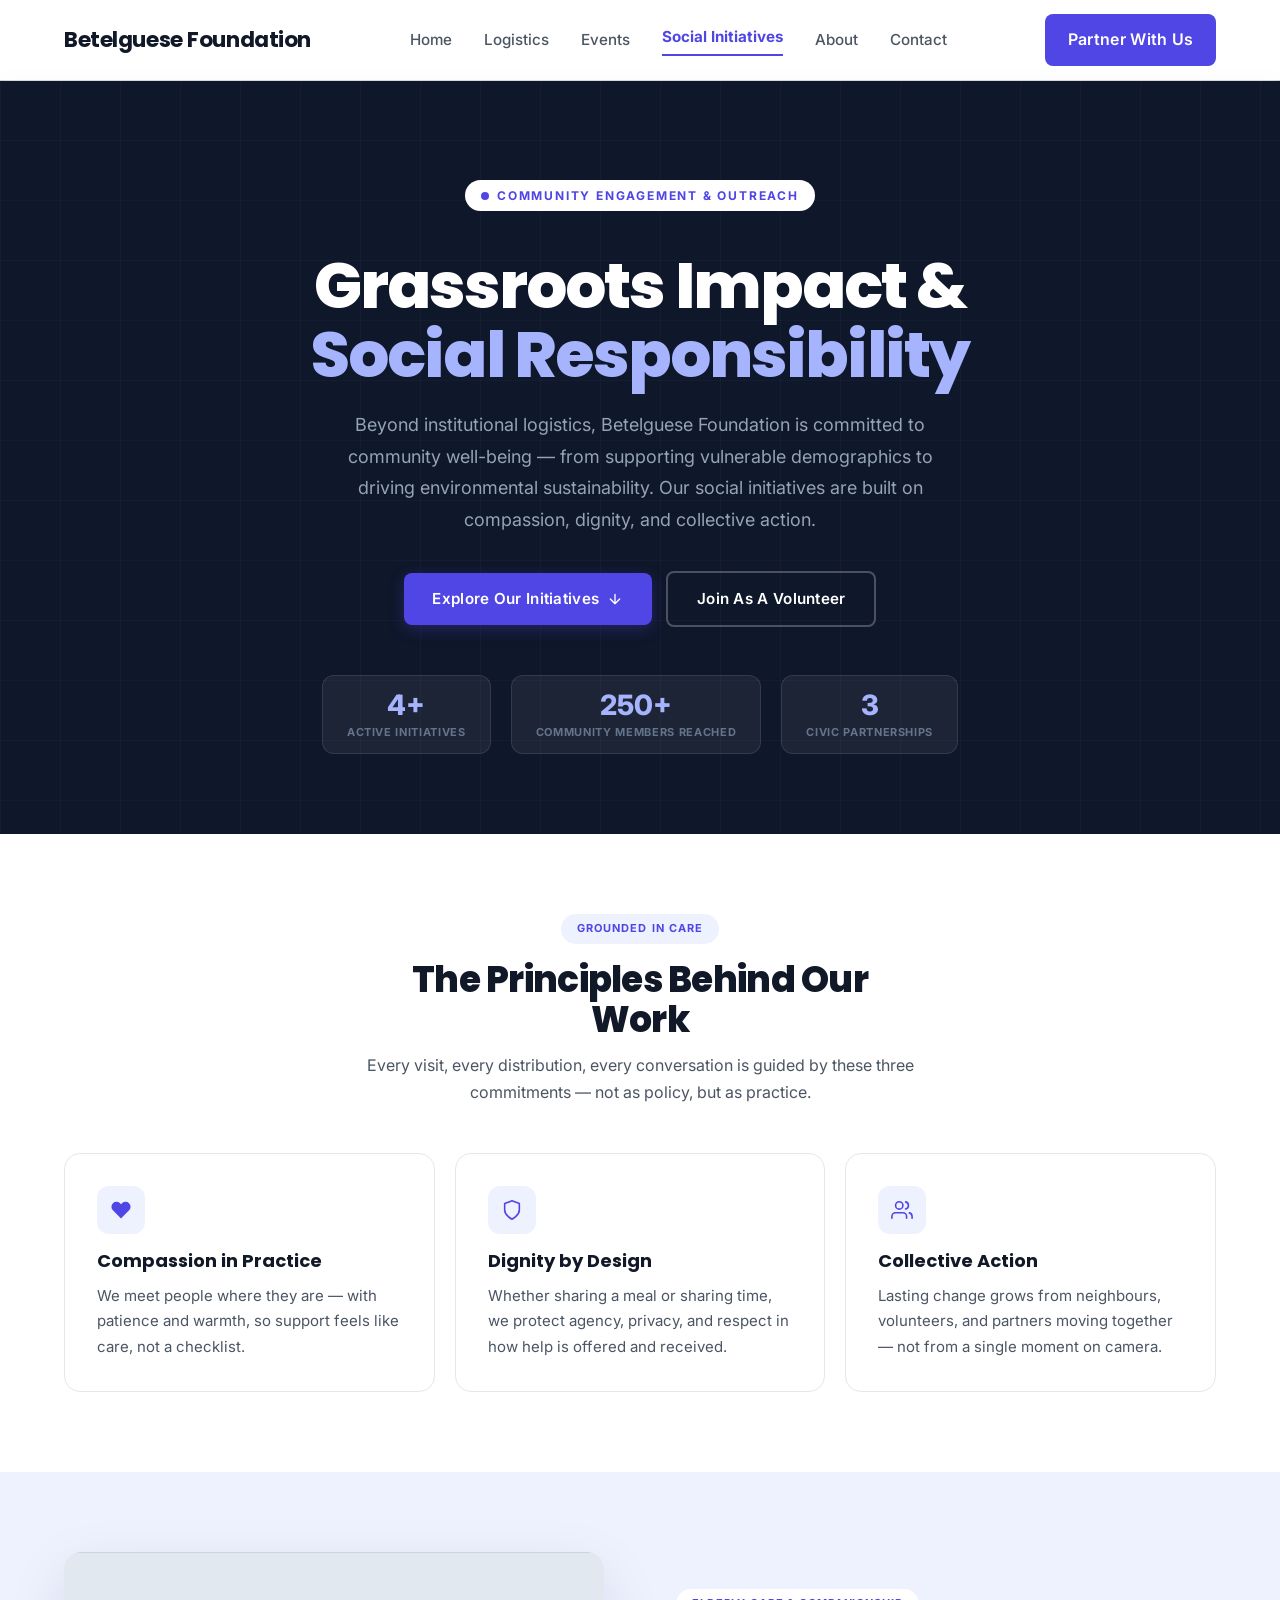
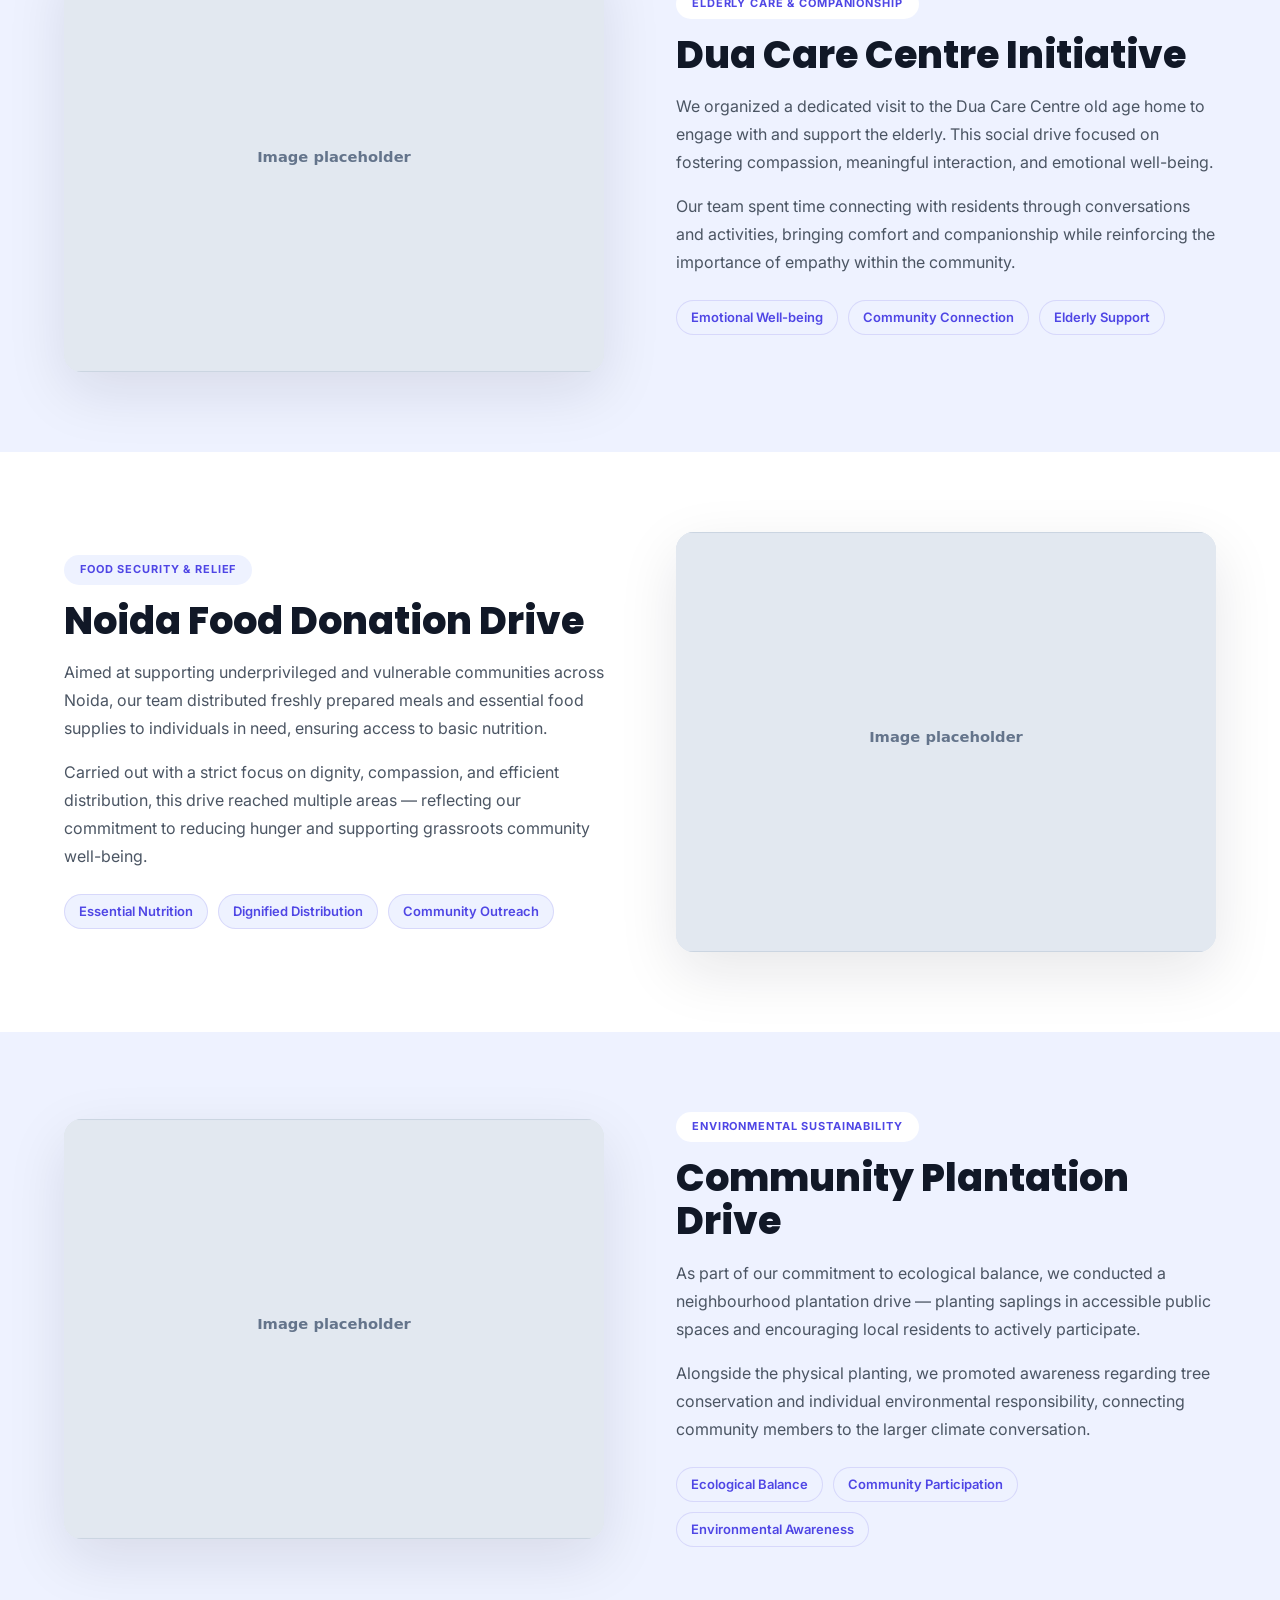
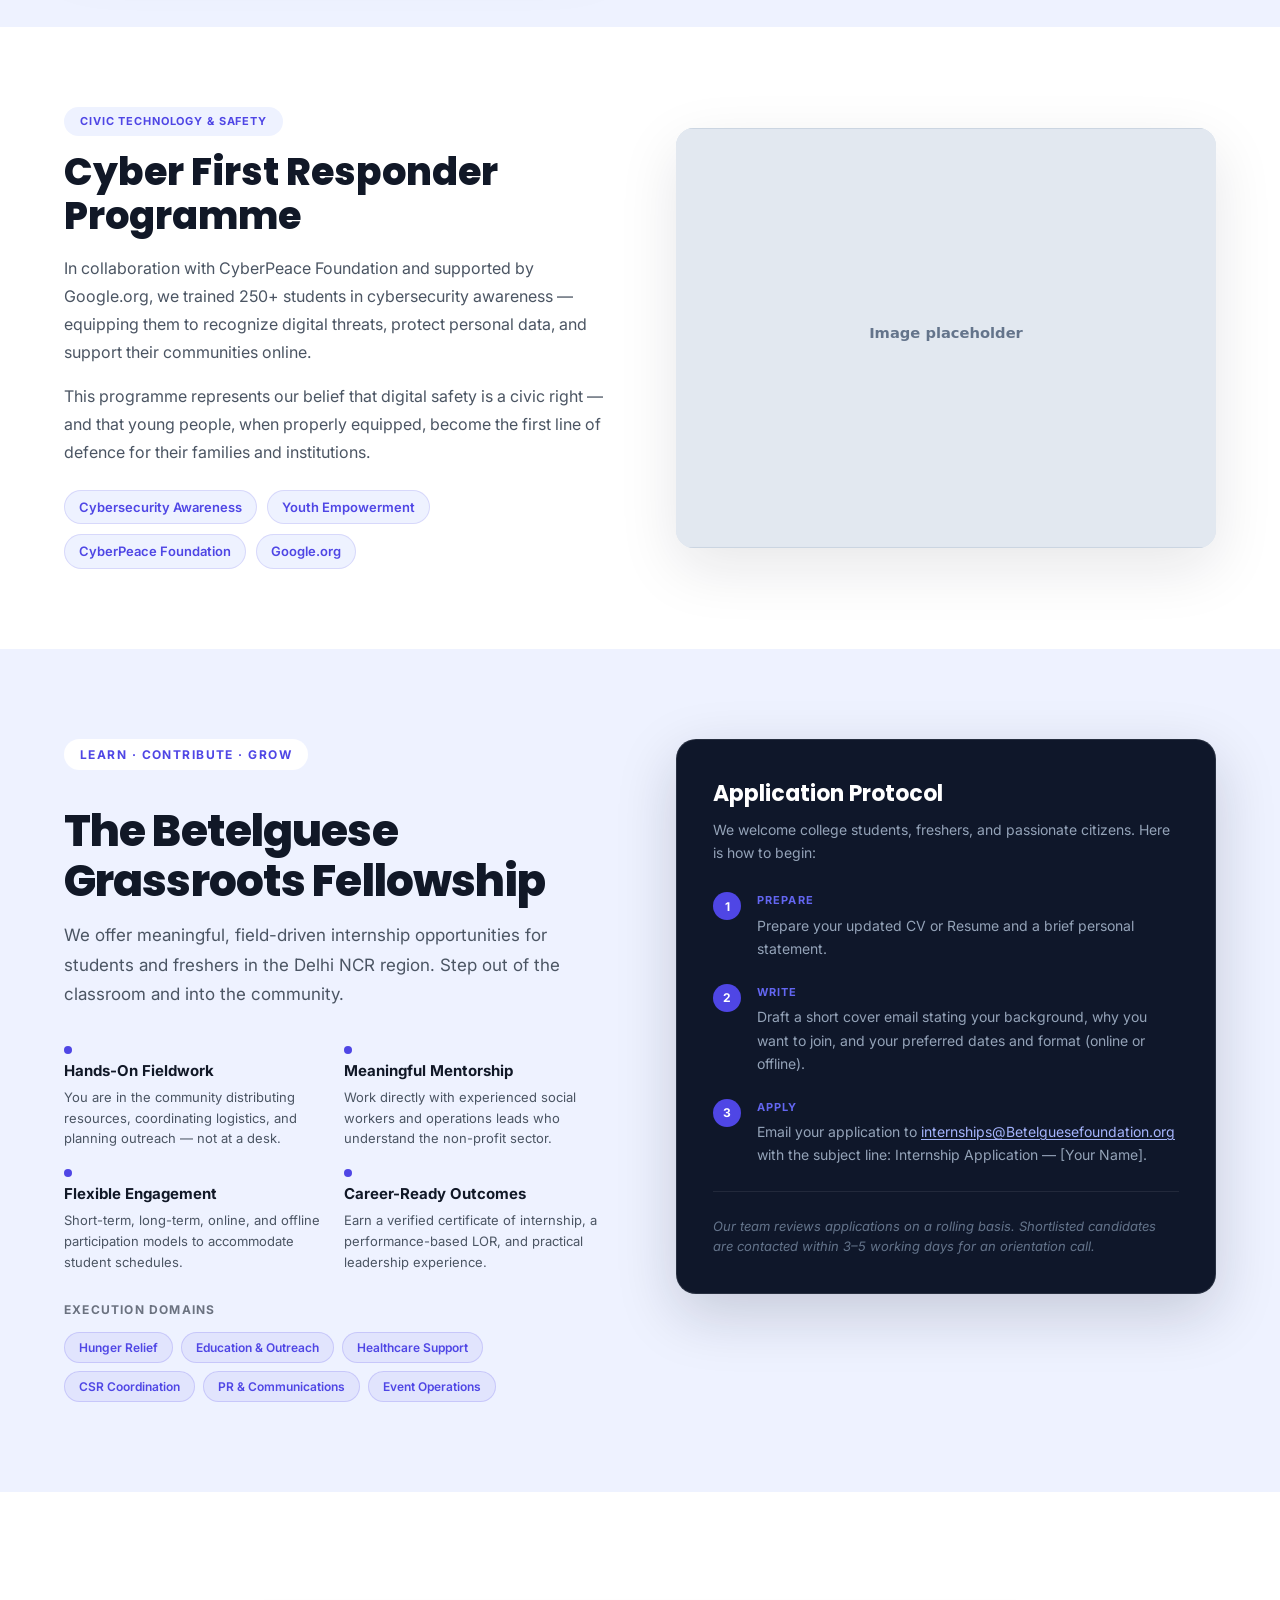
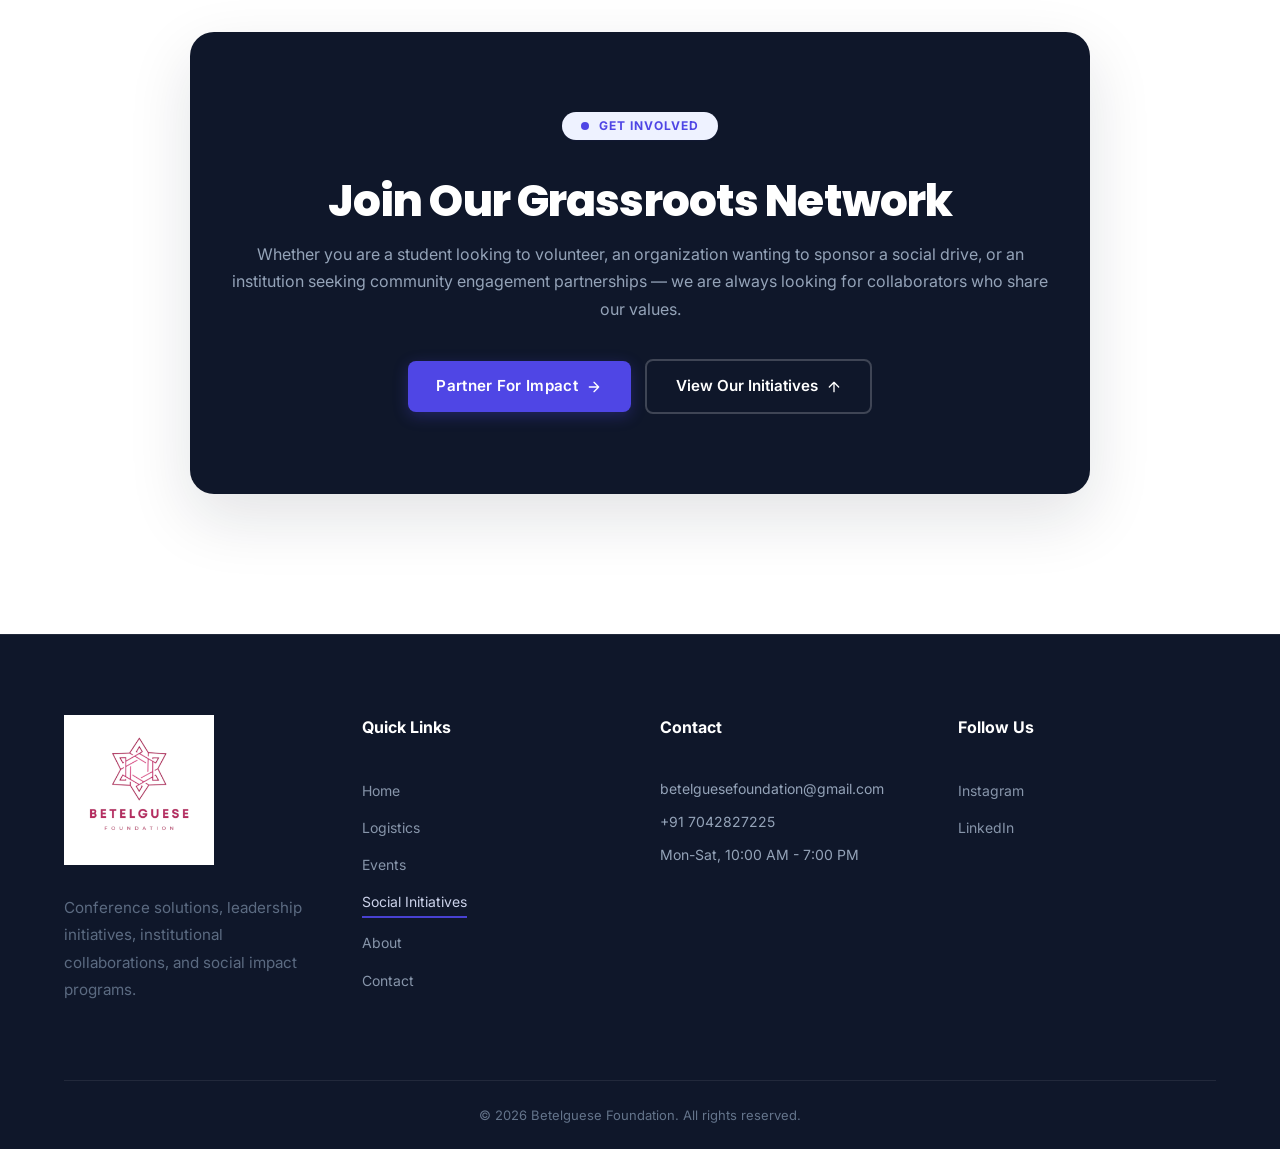
<file: pages/social-initiatives.html>
﻿<!DOCTYPE html>
<html lang="en">

<head>
  <meta charset="UTF-8">
  <meta name="viewport" content="width=device-width, initial-scale=1.0">
  <title>Social Initiatives | Betelguese Foundation</title>
  <meta name="description"
    content="Betelguese Foundation's grassroots social programs — elderly care, food relief, environmental action, and youth civic engagement across Noida and Delhi NCR.">
  <link rel="stylesheet" href="../css/style.css">
  <link href="https://fonts.googleapis.com/css2?family=Poppins:wght@600;700;800&display=swap" rel="stylesheet">
  <style>
    html {
      scroll-behavior: smooth;
    }

    .page-social-initiatives {
      --accent: var(--accent-color);
      --dark: var(--primary-color);
      --body: var(--text-color);
      --border: #E5E7EB;
      --dark-bg: #0F172A;
      --accent-glow: #6366F1;
    }

    .page-social-initiatives .si-grid-texture {
      background-image: linear-gradient(rgba(255, 255, 255, 0.025) 1px, transparent 1px), linear-gradient(90deg, rgba(255, 255, 255, 0.025) 1px, transparent 1px);
      background-size: 60px 60px;
    }

    .page-social-initiatives .nav-links a.is-active-page {
      color: var(--accent-color);
      font-weight: 700;
      border-bottom: 2px solid var(--accent);
      padding-bottom: 4px;
      display: inline-block;
    }

    .page-social-initiatives .nav-links a.is-active-page::after {
      display: none;
    }

    .page-social-initiatives .footer-column ul a.is-active-page {
      color: #E0E7FF;
      border-bottom: 2px solid var(--accent);
      padding-bottom: 2px;
      display: inline-block;
    }

    .page-social-initiatives .si-hero {
      background-color: var(--dark-bg);
      padding: 100px 0 80px;
      text-align: center;
    }

    .page-social-initiatives .si-hero-inner {
      max-width: 780px;
      margin: 0 auto;
    }

    .page-social-initiatives .si-hero-pill {
      color: #A5B4FC;
      font-size: 12px;
      font-weight: 700;
      letter-spacing: 0.15em;
      text-transform: uppercase;
      margin: 0;
      font-family: var(--body-font);
      background: none;
    }

    .page-social-initiatives .si-hero h1 {
      font-family: var(--heading-font);
      font-size: clamp(42px, 5.5vw, 64px);
      font-weight: 800;
      line-height: 1.08;
      margin: 16px 0 0;
    }

    .page-social-initiatives .si-hero-line1 {
      color: #FFFFFF;
      display: block;
    }

    .page-social-initiatives .si-hero-line2 {
      color: #A5B4FC;
      display: block;
    }

    .page-social-initiatives .si-hero-lede {
      font-size: 18px;
      color: #94A3B8;
      line-height: 1.75;
      max-width: 640px;
      margin: 20px auto 36px;
    }

    .page-social-initiatives .si-hero-ctas {
      display: flex;
      flex-wrap: wrap;
      justify-content: center;
      align-items: center;
      gap: 14px;
    }

    .page-social-initiatives .si-hero-btn-ghost {
      display: inline-flex;
      align-items: center;
      justify-content: center;
      padding: 0.85rem 1.8rem;
      background: transparent;
      color: #FFFFFF;
      border: 2px solid rgba(255, 255, 255, 0.25);
      border-radius: 8px;
      font-weight: 600;
      font-size: 0.95rem;
      letter-spacing: 0.02em;
      transition: border-color 0.2s ease, color 0.2s ease;
    }

    .page-social-initiatives .si-hero-btn-ghost:hover {
      border-color: #FFFFFF;
      color: #FFFFFF;
    }

    .page-social-initiatives .si-hero-stats {
      display: flex;
      flex-wrap: wrap;
      justify-content: center;
      gap: 20px;
      margin-top: 48px;
    }

    .page-social-initiatives .si-hero-stat {
      background: rgba(255, 255, 255, 0.06);
      border: 1px solid rgba(255, 255, 255, 0.1);
      border-radius: 12px;
      padding: 14px 24px;
      text-align: center;
      min-width: 140px;
    }

    .page-social-initiatives .si-hero-stat-val {
      font-size: 28px;
      font-weight: 800;
      color: #A5B4FC;
      display: block;
      line-height: 1.1;
    }

    .page-social-initiatives .si-hero-stat-lbl {
      font-size: 11px;
      font-weight: 700;
      text-transform: uppercase;
      color: #64748B;
      margin-top: 4px;
      display: block;
      letter-spacing: 0.06em;
      line-height: 1.3;
    }

    .page-social-initiatives .si-pillars {
      background: var(--white);
      padding: 80px 0;
    }

    .page-social-initiatives .si-pillars-head {
      text-align: center;
      max-width: 560px;
      margin: 0 auto;
    }

    .page-social-initiatives .si-pillars-pill {
      display: inline-flex;
      align-items: center;
      justify-content: center;
      background: var(--accent-light);
      color: var(--accent-color);
      border-radius: 999px;
      padding: 6px 16px;
      font-size: 11px;
      font-weight: 700;
      letter-spacing: 0.1em;
      text-transform: uppercase;
    }

    .page-social-initiatives .si-pillars h2 {
      font-family: var(--heading-font);
      font-size: clamp(28px, 3.2vw, 36px);
      font-weight: 800;
      color: var(--primary-color);
      margin: 16px 0 0;
      line-height: 1.12;
    }

    .page-social-initiatives .si-pillars-sub {
      font-size: 16px;
      color: var(--text-color);
      line-height: 1.65;
      margin: 12px 0 0;
    }

    .page-social-initiatives .si-pillars-grid {
      display: grid;
      grid-template-columns: repeat(3, 1fr);
      gap: 20px;
      margin-top: 48px;
    }

    .page-social-initiatives .si-pillars-grid:has(.si-pillar-card:hover) .si-pillar-card:not(:hover) {
      opacity: 0.5;
    }

    .page-social-initiatives .si-pillar-card {
      border: 1px solid var(--border);
      border-radius: 16px;
      padding: 32px;
      background: var(--white);
      text-align: left;
      transition: transform 0.3s ease, box-shadow 0.3s ease, opacity 0.3s ease;
    }

    .page-social-initiatives .si-pillar-card:hover {
      transform: translateY(-5px);
      box-shadow: 0 16px 48px rgba(79, 70, 229, 0.1);
      opacity: 1;
    }

    .page-social-initiatives .si-pillar-icon {
      width: 48px;
      height: 48px;
      border-radius: 12px;
      background: var(--accent-light);
      display: grid;
      place-items: center;
      color: var(--accent-color);
    }

    .page-social-initiatives .si-pillar-icon svg {
      stroke: var(--accent-color);
      stroke-width: 1.75;
      fill: none;
    }

    .page-social-initiatives .si-pillar-icon .si-pillar-svg-fill {
      color: var(--accent-color);
    }

    .page-social-initiatives .si-pillar-icon .si-pillar-svg-fill path {
      fill: currentColor;
      stroke: none;
    }

    .page-social-initiatives .si-pillar-card h4 {
      font-family: var(--heading-font);
      font-size: 18px;
      font-weight: 700;
      color: var(--primary-color);
      margin: 16px 0 10px;
      line-height: 1.25;
    }

    .page-social-initiatives .si-pillar-card p {
      font-size: 15px;
      color: var(--text-color);
      line-height: 1.7;
      margin: 0;
    }

    .page-social-initiatives .si-narr {
      padding: 80px 0;
    }

    .page-social-initiatives .si-narr--tint {
      background: var(--accent-light);
    }

    .page-social-initiatives .si-narr--white {
      background: var(--white);
    }

    .page-social-initiatives .si-narr-inner {
      max-width: 1160px;
      margin: 0 auto;
      width: 90%;
    }

    .page-social-initiatives .si-narr-grid {
      display: grid;
      grid-template-columns: 1fr 1fr;
      gap: 72px;
      align-items: center;
    }

    .page-social-initiatives .si-narr--reverse .si-narr-media {
      order: 2;
    }

    .page-social-initiatives .si-narr--reverse .si-narr-text {
      order: 1;
    }

    .page-social-initiatives .si-narr-media {
      border-radius: 18px;
      overflow: hidden;
      box-shadow: 0 20px 60px rgba(17, 24, 39, 0.1);
      background-color: #E2E8F0;
    }

    .page-social-initiatives .si-narr-media img {
      width: 100%;
      height: 420px;
      object-fit: cover;
      display: block;
      background-color: #E2E8F0;
      transition: transform 0.4s ease;
    }

    .page-social-initiatives .si-narr-media:hover img {
      transform: scale(1.03);
    }

    .page-social-initiatives .si-narr-pill {
      display: inline-flex;
      align-items: center;
      justify-content: center;
      border-radius: 999px;
      padding: 6px 16px;
      font-size: 11px;
      font-weight: 700;
      letter-spacing: 0.08em;
      text-transform: uppercase;
      color: var(--accent-color);
    }

    .page-social-initiatives .si-narr-pill--on-tint {
      background: var(--white);
    }

    .page-social-initiatives .si-narr-pill--on-white {
      background: var(--accent-light);
    }

    .page-social-initiatives .si-narr-text h3 {
      font-family: var(--heading-font);
      font-size: clamp(28px, 3vw, 38px);
      font-weight: 800;
      color: var(--primary-color);
      margin: 14px 0 16px;
      line-height: 1.15;
    }

    .page-social-initiatives .si-narr-text p {
      font-size: 16px;
      color: var(--text-color);
      line-height: 1.75;
      margin: 0 0 16px;
    }

    .page-social-initiatives .si-narr-text p:last-of-type {
      margin-bottom: 0;
    }

    .page-social-initiatives .si-narr-tags {
      display: flex;
      flex-wrap: wrap;
      gap: 10px;
      margin-top: 24px;
    }

    .page-social-initiatives .si-narr-tag {
      background: var(--accent-light);
      color: var(--accent-color);
      border: 1px solid rgba(79, 70, 229, 0.15);
      border-radius: 999px;
      padding: 6px 14px;
      font-size: 13px;
      font-weight: 600;
    }

    .page-social-initiatives .si-fellow {
      background-color: #EEF2FF;
      padding: 90px 0;
    }

    .page-social-initiatives .si-fellow-inner {
      max-width: 1160px;
      margin: 0 auto;
      width: 90%;
    }

    .page-social-initiatives .si-fellow-grid {
      display: grid;
      grid-template-columns: 1fr 1fr;
      gap: 72px;
      align-items: flex-start;
    }

    .page-social-initiatives .si-fellow-pill {
      color: #4F46E5;
      font-size: 12px;
      font-weight: 700;
      letter-spacing: 0.12em;
      text-transform: uppercase;
      margin: 0;
      background: none;
    }

    .page-social-initiatives .si-fellow-left h2 {
      font-family: var(--heading-font);
      font-size: clamp(32px, 3.5vw, 44px);
      font-weight: 800;
      color: #111827;
      margin: 12px 0 0;
      line-height: 1.12;
    }

    .page-social-initiatives .si-fellow-lede {
      color: #4B5563;
      font-size: 17px;
      line-height: 1.75;
      margin: 16px 0 36px;
    }

    .page-social-initiatives .si-fellow-benefits {
      display: grid;
      grid-template-columns: 1fr 1fr;
      gap: 20px;
    }

    .page-social-initiatives .si-fellow-point-dot {
      width: 8px;
      height: 8px;
      border-radius: 50%;
      background: #4F46E5;
      margin-bottom: 8px;
    }

    .page-social-initiatives .si-fellow-point h4 {
      font-size: 15px;
      font-weight: 700;
      color: #111827;
      margin: 0 0 6px;
      line-height: 1.25;
    }

    .page-social-initiatives .si-fellow-point p {
      font-size: 13px;
      color: #4B5563;
      line-height: 1.6;
      margin: 0;
    }

    .page-social-initiatives .si-fellow-domains {
      margin-top: 28px;
    }

    .page-social-initiatives .si-fellow-domains-label {
      font-size: 12px;
      font-weight: 700;
      text-transform: uppercase;
      color: #6B7280;
      letter-spacing: 0.1em;
      margin-bottom: 12px;
      display: block;
    }

    .page-social-initiatives .si-fellow-domain-row {
      display: flex;
      flex-wrap: wrap;
      gap: 8px;
    }

    .page-social-initiatives .si-fellow-domain-chip {
      background: rgba(79, 70, 229, 0.08);
      border: 1px solid rgba(79, 70, 229, 0.18);
      color: #4F46E5;
      border-radius: 999px;
      padding: 5px 14px;
      font-size: 12px;
      font-weight: 600;
    }

    .page-social-initiatives .si-fellow-protocol {
      background: #0F172A;
      border: 1px solid rgba(255, 255, 255, 0.1);
      border-radius: 20px;
      padding: 36px;
      box-shadow: 0 20px 60px rgba(15, 23, 42, 0.18);
    }

    .page-social-initiatives .si-fellow-protocol h4 {
      font-size: 22px;
      font-weight: 700;
      color: #FFFFFF;
      margin: 0 0 8px;
      font-family: var(--heading-font);
    }

    .page-social-initiatives .si-fellow-protocol>p.intro {
      font-size: 14px;
      color: #94A3B8;
      margin: 0 0 28px;
      line-height: 1.6;
    }

    .page-social-initiatives .si-fellow-step {
      display: flex;
      gap: 16px;
      align-items: flex-start;
      margin-bottom: 24px;
    }

    .page-social-initiatives .si-fellow-step:last-of-type {
      margin-bottom: 0;
    }

    .page-social-initiatives .si-fellow-step-num {
      width: 28px;
      height: 28px;
      border-radius: 50%;
      background: var(--accent);
      color: #FFFFFF;
      font-size: 12px;
      font-weight: 700;
      display: grid;
      place-items: center;
      flex-shrink: 0;
    }

    .page-social-initiatives .si-fellow-step-label {
      font-size: 11px;
      font-weight: 700;
      text-transform: uppercase;
      color: var(--accent-glow);
      letter-spacing: 0.1em;
      margin-bottom: 4px;
      display: block;
    }

    .page-social-initiatives .si-fellow-step-text {
      font-size: 14px;
      color: #94A3B8;
      line-height: 1.65;
      margin: 0;
    }

    .page-social-initiatives .si-fellow-step a {
      color: #A5B4FC;
      text-decoration: underline;
      text-underline-offset: 2px;
    }

    .page-social-initiatives .si-fellow-step a:hover {
      color: #C7D2FE;
    }

    .page-social-initiatives .si-fellow-note-rule {
      border: 0;
      border-top: 1px solid rgba(255, 255, 255, 0.08);
      margin: 24px 0;
    }

    .page-social-initiatives .si-fellow-note {
      font-style: italic;
      font-size: 13px;
      color: #64748B;
      line-height: 1.6;
      margin: 0;
    }

    .page-social-initiatives .si-close-cta {
      background-color: #FFFFFF;
      padding: 140px 0;
      text-align: center;
    }

    .page-social-initiatives .si-close-inner {
      background-color: #0F172A;
      border-radius: 24px;
      padding: 80px 40px;
      box-shadow: 0 24px 64px rgba(17, 24, 39, 0.12);
      max-width: 900px;
      margin: 0 auto;
    }

    .page-social-initiatives .si-close-pill {
      color: #94A3B8;
      font-size: 12px;
      font-weight: 700;
      text-transform: uppercase;
      letter-spacing: 0.1em;
      margin: 0;
    }

    .page-social-initiatives .si-close-inner h2 {
      font-family: var(--heading-font);
      font-size: clamp(30px, 3.5vw, 44px);
      font-weight: 800;
      color: #FFFFFF;
      margin: 12px 0 16px;
      line-height: 1.12;
    }

    .page-social-initiatives .si-close-inner>p.lede {
      color: #94A3B8;
      font-size: 16px;
      line-height: 1.7;
      margin: 0 0 36px;
    }

    .page-social-initiatives .si-close-btns {
      display: flex;
      flex-wrap: wrap;
      justify-content: center;
      align-items: center;
      gap: 14px;
    }

    .page-social-initiatives .si-close-btn-ghost {
      display: inline-flex;
      align-items: center;
      justify-content: center;
      gap: 0.5rem;
      padding: 0.85rem 1.8rem;
      background: transparent;
      color: #FFFFFF;
      border: 2px solid rgba(255, 255, 255, 0.2);
      border-radius: 8px;
      font-weight: 600;
      font-size: 0.95rem;
      transition: border-color 0.2s ease, color 0.2s ease;
    }

    .page-social-initiatives .si-close-btn-ghost:hover {
      border-color: #FFFFFF;
      color: #FFFFFF;
    }

    .footer {
      background: #0F172A;
      color: #64748B;
      padding: 80px 0 24px;
      border-top: 1px solid rgba(255, 255, 255, 0.08);
    }

    .footer-container {
      display: grid;
      grid-template-columns: repeat(4, 1fr);
      gap: 40px;
      margin-bottom: 60px;
    }

    .footer-logo {
      max-width: 150px;
      margin-bottom: 16px;
      max-height: none !important;
    }

    .footer-column h4 {
      color: var(--white);
      margin-bottom: 24px;
      font-size: 16px;
    }

    .footer-column ul {
      display: flex;
      flex-direction: column;
      gap: 12px;
      list-style: none;
      padding: 0;
      margin: 0;
    }

    .footer-column ul li {
      margin: 0;
      padding: 0;
      line-height: 1.5;
      opacity: 1;
    }

    .footer-column ul li,
    .footer-column ul a {
      color: #94A3B8;
      font-size: 14px;
    }

    .footer-column ul a:hover {
      color: var(--accent);
      opacity: 1;
      transform: none;
    }

    .footer-bottom {
      border-top: 1px solid rgba(255, 255, 255, 0.08);
      padding-top: 24px;
      text-align: center;
      font-size: 13px;
      color: #64748B;
    }

    @media (max-width: 768px) {
      body.page-social-initiatives .container {
        padding-left: 20px;
        padding-right: 20px;
      }

      .page-social-initiatives .si-hero {
        padding: 60px 0;
      }

      .page-social-initiatives .si-hero h1 {
        font-size: clamp(36px, 8vw, 48px);
      }

      .page-social-initiatives .si-pillars {
        padding: 60px 0;
      }

      .page-social-initiatives .si-pillars-grid {
        grid-template-columns: 1fr;
      }

      .page-social-initiatives .si-narr {
        padding: 60px 0;
      }

      .page-social-initiatives .si-narr-inner,
      .page-social-initiatives .si-fellow-inner {
        width: 100%;
        max-width: 100%;
        padding-left: 20px;
        padding-right: 20px;
      }

      .page-social-initiatives .si-narr-grid {
        grid-template-columns: 1fr;
        gap: 40px;
      }

      .page-social-initiatives .si-narr--reverse .si-narr-media,
      .page-social-initiatives .si-narr--reverse .si-narr-text {
        order: 0;
      }

      .page-social-initiatives .si-narr-media {
        order: -1;
      }

      .page-social-initiatives .si-fellow {
        padding: 60px 0;
      }

      .page-social-initiatives .si-fellow-grid {
        grid-template-columns: 1fr;
        gap: 40px;
      }

      .page-social-initiatives .si-fellow-benefits {
        grid-template-columns: 1fr;
      }

      .page-social-initiatives .si-close-cta {
        padding: 60px 0;
      }
    }

    @media (max-width: 960px) {
      .page-social-initiatives .footer-container {
        grid-template-columns: repeat(2, 1fr);
      }
    }

    @media (max-width: 600px) {
      .page-social-initiatives .footer-container {
        grid-template-columns: 1fr;
      }

      .page-social-initiatives .si-narr-media img {
        height: 280px;
      }
    }

    @media (prefers-reduced-motion: reduce) {
      html {
        scroll-behavior: auto;
      }

      .page-social-initiatives .si-pillar-card,
      .page-social-initiatives .si-narr-media img {
        transition: none;
      }

      .page-social-initiatives .si-pillar-card:hover {
        transform: none;
      }

      .page-social-initiatives .si-narr-media:hover img {
        transform: none;
      }

      .page-social-initiatives .si-pillars-grid:has(.si-pillar-card:hover) .si-pillar-card:not(:hover) {
        opacity: 1;
      }
    }

    /* Active Footer Link */
    .footer-link-social {
      color: var(--accent) !important;
    }

    /* Pill Badge */
    .hero-badge-wrapper {
      display: inline-flex;
      align-items: center;
      gap: 0.6rem;
      padding: 0.5rem 1.2rem;
      background-color: #EEF2FF;
      border-radius: 9999px;
      margin-bottom: 1.5rem;
      border: none;
      box-shadow: 0 1px 2px rgba(79, 70, 229, 0.06);
    }

    .hero-badge-wrapper .hero-tag {
      display: inline-block;
      color: #4F46E5;
      font-size: 0.75rem;
      font-weight: 700;
      letter-spacing: 1px;
      text-transform: uppercase;
      line-height: 1;
      margin: 0;
      padding: 0;
    }

    .pulse-dot {
      width: 8px;
      height: 8px;
      background-color: #4F46E5;
      border-radius: 50%;
      box-shadow: 0 0 0 0 rgba(79, 70, 229, 0.45);
      animation: pulseGlow 1.8s infinite cubic-bezier(0.4, 0, 0.6, 1);
    }

    @keyframes pulseGlow {
      to {
        box-shadow: 0 0 0 10px rgba(79, 70, 229, 0);
      }
    }
  </style>
</head>

<body class="page-social-initiatives">
  <header class="header">
    <div class="container navbar">
      <div class="logo"><a href="../index.html" class="logo-link"><span class="nav-brand">Betelguese
            Foundation</span></a></div>
      <nav class="nav">
        <ul class="nav-links">
          <li><a href="../index.html">Home</a></li>
          <li><a href="logistics.html">Logistics</a></li>
          <li><a href="events.html">Events</a></li>
          <li><a href="social-initiatives.html" class="is-active-page">Social Initiatives</a></li>
          <li><a href="../about.html">About</a></li>
          <li><a href="contact.html">Contact</a></li>
        </ul>
      </nav>
      <a href="contact.html" class="nav-btn">Partner With Us</a>
    </div>
  </header>

  <section class="si-hero si-grid-texture" aria-labelledby="si-hero-h1">
    <div class="container si-hero-inner">
      <div class="si-hero-pill" style="background: #ffffff; color: #4F46E5; display: inline-flex; align-items: center; gap: 8px; padding: 6px 16px; border-radius: 999px; margin-bottom: 24px;"><span class="pulse-dot"></span>Community engagement &amp; outreach</div>
      <h1 id="si-hero-h1"><span class="si-hero-line1">Grassroots Impact &amp;</span> <span class="si-hero-line2">Social
          Responsibility</span></h1>
      <p class="si-hero-lede">Beyond institutional logistics, Betelguese Foundation is committed to community well-being
        — from supporting vulnerable demographics to driving environmental sustainability. Our social initiatives are
        built on compassion, dignity, and collective action.</p>
      <div class="si-hero-ctas">
        <a href="#initiatives" class="primary-btn"><span>Explore Our Initiatives</span><svg width="16" height="16"
            viewBox="0 0 24 24" fill="none" stroke="currentColor" stroke-width="2" stroke-linecap="round"
            stroke-linejoin="round" aria-hidden="true">
            <path d="M12 5v14M5 12l7 7 7-7" />
          </svg></a>
        <a href="mailto:betelguesefoundation@gmail.com" class="si-hero-btn-ghost">Join As A Volunteer</a>
      </div>
      <div class="si-hero-stats" role="list">
        <div class="si-hero-stat" role="listitem"><span class="si-hero-stat-val">4+</span><span
            class="si-hero-stat-lbl">Active initiatives</span></div>
        <div class="si-hero-stat" role="listitem"><span class="si-hero-stat-val">250+</span><span
            class="si-hero-stat-lbl">Community members reached</span></div>
        <div class="si-hero-stat" role="listitem"><span class="si-hero-stat-val">3</span><span
            class="si-hero-stat-lbl">Civic partnerships</span></div>
      </div>
    </div>
  </section>

  <section class="si-pillars" aria-labelledby="si-pillars-h2">
    <div class="container">
      <header class="si-pillars-head">
        <span class="si-pillars-pill">Grounded in care</span>
        <h2 id="si-pillars-h2">The Principles Behind Our Work</h2>
        <p class="si-pillars-sub">Every visit, every distribution, every conversation is guided by these three
          commitments — not as policy, but as practice.</p>
      </header>
      <div class="si-pillars-grid">
        <article class="si-pillar-card">
          <div class="si-pillar-icon" aria-hidden="true"><svg width="22" height="22" viewBox="0 0 24 24"
              xmlns="http://www.w3.org/2000/svg" class="si-pillar-svg-fill" aria-hidden="true">
              <path fill="currentColor"
                d="M20.84 4.61a5.5 5.5 0 0 0-7.78 0L12 5.67l-1.06-1.06a5.5 5.5 0 0 0-7.78 7.78l1.06 1.06L12 21.23l7.78-7.78 1.06-1.06a5.5 5.5 0 0 0 0-7.78z" />
            </svg></div>
          <h4>Compassion in Practice</h4>
          <p>We meet people where they are — with patience and warmth, so support feels like care, not a checklist.</p>
        </article>
        <article class="si-pillar-card">
          <div class="si-pillar-icon" aria-hidden="true"><svg width="22" height="22" viewBox="0 0 24 24" fill="none"
              xmlns="http://www.w3.org/2000/svg" stroke="currentColor" stroke-width="1.75" stroke-linecap="round"
              stroke-linejoin="round">
              <path d="M12 22s8-4 8-10V5l-8-3-8 3v7c0 6 8 10 8 10z" />
            </svg></div>
          <h4>Dignity by Design</h4>
          <p>Whether sharing a meal or sharing time, we protect agency, privacy, and respect in how help is offered and
            received.</p>
        </article>
        <article class="si-pillar-card">
          <div class="si-pillar-icon" aria-hidden="true"><svg width="22" height="22" viewBox="0 0 24 24" fill="none"
              xmlns="http://www.w3.org/2000/svg" stroke="currentColor" stroke-width="1.75" stroke-linecap="round"
              stroke-linejoin="round">
              <path d="M17 21v-2a4 4 0 0 0-4-4H5a4 4 0 0 0-4 4v2" />
              <circle cx="9" cy="7" r="4" />
              <path d="M23 21v-2a4 4 0 0 0-3-3.87" />
              <path d="M16 3.13a4 4 0 0 1 0 7.75" />
            </svg></div>
          <h4>Collective Action</h4>
          <p>Lasting change grows from neighbours, volunteers, and partners moving together — not from a single moment
            on camera.</p>
        </article>
      </div>
    </div>
  </section>

  <section id="initiatives" class="si-narr si-narr--tint" aria-labelledby="si-n1-h3">
    <div class="si-narr-inner">
      <div class="si-narr-grid">
        <div class="si-narr-media">
          <img src="../assets/images/event-dummy.svg"
            alt="Betelguese Foundation team visiting Dua Care Centre old age home, elderly engagement and companionship activity"
            width="800" height="420" loading="lazy">
        </div>
        <div class="si-narr-text">
          <span class="si-narr-pill si-narr-pill--on-tint">Elderly care &amp; companionship</span>
          <h3 id="si-n1-h3">Dua Care Centre Initiative</h3>
          <p>We organized a dedicated visit to the Dua Care Centre old age home to engage with and support the elderly.
            This social drive focused on fostering compassion, meaningful interaction, and emotional well-being.</p>
          <p>Our team spent time connecting with residents through conversations and activities, bringing comfort and
            companionship while reinforcing the importance of empathy within the community.</p>
          <div class="si-narr-tags">
            <span class="si-narr-tag">Emotional Well-being</span>
            <span class="si-narr-tag">Community Connection</span>
            <span class="si-narr-tag">Elderly Support</span>
          </div>
        </div>
      </div>
    </div>
  </section>

  <section class="si-narr si-narr--white si-narr--reverse" aria-labelledby="si-n2-h3">
    <div class="si-narr-inner">
      <div class="si-narr-grid">
        <div class="si-narr-media">
          <img src="../assets/images/event-dummy.svg"
            alt="Betelguese Foundation Noida food donation drive — volunteers distributing meals and food supplies to underprivileged families"
            width="800" height="420" loading="lazy">
        </div>
        <div class="si-narr-text">
          <span class="si-narr-pill si-narr-pill--on-white">Food security &amp; relief</span>
          <h3 id="si-n2-h3">Noida Food Donation Drive</h3>
          <p>Aimed at supporting underprivileged and vulnerable communities across Noida, our team distributed freshly
            prepared meals and essential food supplies to individuals in need, ensuring access to basic nutrition.</p>
          <p>Carried out with a strict focus on dignity, compassion, and efficient distribution, this drive reached
            multiple areas — reflecting our commitment to reducing hunger and supporting grassroots community
            well-being.</p>
          <div class="si-narr-tags">
            <span class="si-narr-tag">Essential Nutrition</span>
            <span class="si-narr-tag">Dignified Distribution</span>
            <span class="si-narr-tag">Community Outreach</span>
          </div>
        </div>
      </div>
    </div>
  </section>

  <section class="si-narr si-narr--tint" aria-labelledby="si-n3-h3">
    <div class="si-narr-inner">
      <div class="si-narr-grid">
        <div class="si-narr-media">
          <img src="../assets/images/event-dummy.svg"
            alt="Community plantation drive — volunteers planting saplings in public spaces, environmental sustainability Noida India"
            width="800" height="420" loading="lazy">
        </div>
        <div class="si-narr-text">
          <span class="si-narr-pill si-narr-pill--on-tint">Environmental sustainability</span>
          <h3 id="si-n3-h3">Community Plantation Drive</h3>
          <p>As part of our commitment to ecological balance, we conducted a neighbourhood plantation drive — planting
            saplings in accessible public spaces and encouraging local residents to actively participate.</p>
          <p>Alongside the physical planting, we promoted awareness regarding tree conservation and individual
            environmental responsibility, connecting community members to the larger climate conversation.</p>
          <div class="si-narr-tags">
            <span class="si-narr-tag">Ecological Balance</span>
            <span class="si-narr-tag">Community Participation</span>
            <span class="si-narr-tag">Environmental Awareness</span>
          </div>
        </div>
      </div>
    </div>
  </section>

  <section class="si-narr si-narr--white si-narr--reverse" aria-labelledby="si-n4-h3">
    <div class="si-narr-inner">
      <div class="si-narr-grid">
        <div class="si-narr-media">
          <img src="../assets/images/event-dummy.svg"
            alt="Cyber First Responder Programme — students in cybersecurity awareness workshop, CyberPeace Foundation and Google.org collaboration"
            width="800" height="420" loading="lazy">
        </div>
        <div class="si-narr-text">
          <span class="si-narr-pill si-narr-pill--on-white">Civic technology &amp; safety</span>
          <h3 id="si-n4-h3">Cyber First Responder Programme</h3>
          <p>In collaboration with CyberPeace Foundation and supported by Google.org, we trained 250+ students in
            cybersecurity awareness — equipping them to recognize digital threats, protect personal data, and support
            their communities online.</p>
          <p>This programme represents our belief that digital safety is a civic right — and that young people, when
            properly equipped, become the first line of defence for their families and institutions.</p>
          <div class="si-narr-tags">
            <span class="si-narr-tag">Cybersecurity Awareness</span>
            <span class="si-narr-tag">Youth Empowerment</span>
            <span class="si-narr-tag">CyberPeace Foundation</span>
            <span class="si-narr-tag">Google.org</span>
          </div>
        </div>
      </div>
    </div>
  </section>

  <section id="internships" class="si-fellow si-grid-texture" aria-labelledby="si-fellow-h2">
    <div class="si-fellow-inner">
      <div class="si-fellow-grid">
        <div class="si-fellow-left">
          <div class="si-fellow-pill" style="background: #ffffff; color: #4F46E5; display: inline-flex; align-items: center; padding: 6px 16px; border-radius: 999px; margin-bottom: 24px;">Learn &middot; contribute &middot; grow</div>
          <h2 id="si-fellow-h2">The Betelguese Grassroots Fellowship</h2>
          <p class="si-fellow-lede">We offer meaningful, field-driven internship opportunities for students and freshers
            in the Delhi NCR region. Step out of the classroom and into the community.</p>
          <div class="si-fellow-benefits">
            <div class="si-fellow-point">
              <div class="si-fellow-point-dot" aria-hidden="true"></div>
              <h4>Hands-On Fieldwork</h4>
              <p>You are in the community distributing resources, coordinating logistics, and planning outreach — not at
                a desk.</p>
            </div>
            <div class="si-fellow-point">
              <div class="si-fellow-point-dot" aria-hidden="true"></div>
              <h4>Meaningful Mentorship</h4>
              <p>Work directly with experienced social workers and operations leads who understand the non-profit
                sector.</p>
            </div>
            <div class="si-fellow-point">
              <div class="si-fellow-point-dot" aria-hidden="true"></div>
              <h4>Flexible Engagement</h4>
              <p>Short-term, long-term, online, and offline participation models to accommodate student schedules.</p>
            </div>
            <div class="si-fellow-point">
              <div class="si-fellow-point-dot" aria-hidden="true"></div>
              <h4>Career-Ready Outcomes</h4>
              <p>Earn a verified certificate of internship, a performance-based LOR, and practical leadership
                experience.</p>
            </div>
          </div>
          <div class="si-fellow-domains">
            <span class="si-fellow-domains-label">Execution domains</span>
            <div class="si-fellow-domain-row">
              <span class="si-fellow-domain-chip">Hunger Relief</span>
              <span class="si-fellow-domain-chip">Education &amp; Outreach</span>
              <span class="si-fellow-domain-chip">Healthcare Support</span>
              <span class="si-fellow-domain-chip">CSR Coordination</span>
              <span class="si-fellow-domain-chip">PR &amp; Communications</span>
              <span class="si-fellow-domain-chip">Event Operations</span>
            </div>
          </div>
        </div>
        <div class="si-fellow-protocol">
          <h4>Application Protocol</h4>
          <p class="intro">We welcome college students, freshers, and passionate citizens. Here is how to begin:</p>
          <div class="si-fellow-step">
            <span class="si-fellow-step-num" aria-hidden="true">1</span>
            <div>
              <span class="si-fellow-step-label">Prepare</span>
              <p class="si-fellow-step-text">Prepare your updated CV or Resume and a brief personal statement.</p>
            </div>
          </div>
          <div class="si-fellow-step">
            <span class="si-fellow-step-num" aria-hidden="true">2</span>
            <div>
              <span class="si-fellow-step-label">Write</span>
              <p class="si-fellow-step-text">Draft a short cover email stating your background, why you want to join,
                and your preferred dates and format (online or offline).</p>
            </div>
          </div>
          <div class="si-fellow-step">
            <span class="si-fellow-step-num" aria-hidden="true">3</span>
            <div>
              <span class="si-fellow-step-label">Apply</span>
              <p class="si-fellow-step-text">Email your application to <a
                  href="mailto:internships@Betelguesefoundation.org">internships@Betelguesefoundation.org</a> with the
                subject line: Internship Application — [Your Name].</p>
            </div>
          </div>
          <hr class="si-fellow-note-rule">
          <p class="si-fellow-note">Our team reviews applications on a rolling basis. Shortlisted candidates are
            contacted within 3–5 working days for an orientation call.</p>
        </div>
      </div>
    </div>
  </section>

  <section class="si-close-cta" aria-labelledby="si-close-h2">
    <div class="container">
      <div class="si-close-inner">
        <div class="hero-badge-wrapper" style="margin-bottom: 24px; display: inline-flex;">
          <span class="pulse-dot"></span>
          <span class="hero-tag">GET INVOLVED</span>
        </div>
        <h2 id="si-close-h2">Join Our Grassroots Network</h2>
        <p class="lede">Whether you are a student looking to volunteer, an organization wanting to sponsor a social
          drive, or an institution seeking community engagement partnerships — we are always looking for collaborators
          who share our values.</p>
        <div class="si-close-btns">
          <a href="mailto:betelguesefoundation@gmail.com" class="primary-btn"><span>Partner For Impact</span><svg
              width="16" height="16" viewBox="0 0 24 24" fill="none" stroke="currentColor" stroke-width="2"
              stroke-linecap="round" stroke-linejoin="round" aria-hidden="true">
              <path d="M5 12h14M12 5l7 7-7 7" />
            </svg></a>
          <a href="#initiatives" class="si-close-btn-ghost"><span>View Our Initiatives</span><svg width="16" height="16"
              viewBox="0 0 24 24" fill="none" stroke="currentColor" stroke-width="2" stroke-linecap="round"
              stroke-linejoin="round" aria-hidden="true">
              <path d="M12 19V5M5 12l7-7 7 7" />
            </svg></a>
        </div>
      </div>
    </div>
  </section>

  <footer class="footer">
    <div class="container">
      <div class="footer-container">
        <div class="footer-column">
          <img src="../assets/images/logo_primary.png" alt="Betelguese Foundation Logo" class="footer-logo">
          <p>Conference solutions, leadership initiatives, institutional collaborations, and social impact programs.</p>
        </div>
        <div class="footer-column">
          <h4>Quick Links</h4>
          <ul>
            <li><a href="../index.html">Home</a></li>
            <li><a href="logistics.html">Logistics</a></li>
            <li><a href="events.html">Events</a></li>
            <li><a href="social-initiatives.html" class="is-active-page">Social Initiatives</a></li>
            <li><a href="../about.html">About</a></li>
            <li><a href="contact.html">Contact</a></li>
          </ul>
        </div>
        <div class="footer-column">
          <h4>Contact</h4>
          <ul>
            <li>betelguesefoundation@gmail.com</li>
            <li>+91 7042827225</li>
            <li>Mon-Sat, 10:00 AM - 7:00 PM</li>
          </ul>
        </div>
        <div class="footer-column">
          <h4>Follow Us</h4>
          <ul>
            <li><a href="https://www.instagram.com/betelguesefoundation/" target="_blank">Instagram</a></li>
            <li><a href="https://www.linkedin.com/company/betelguese-foundation/" target="_blank">LinkedIn</a></li>
            <!-- <li><a href="#">Facebook</a></li> -->
          </ul>
        </div>
      </div>
      <div class="footer-bottom">&copy; 2026 Betelguese Foundation. All rights reserved.</div>
    </div>
  </footer>
</body>

</html>
</file>
<file: css/style.css>
/* =========================
   GOOGLE FONTS
========================= */
@import url('https://fonts.googleapis.com/css2?family=Inter:wght@300;400;500;600;700&family=Poppins:wght@500;600;700&display=swap');


/* =========================
   CSS RESET
========================= */
* {
    margin: 0;
    padding: 0;
    box-sizing: border-box;
}
html,
body {
    overflow-x: hidden;
}

/* =========================
   ROOT VARIABLES
========================= */
:root {
    /* Classic indigo SaaS palette */
    --primary-color: #111827;
    --secondary-color: #4B5563;
    --accent-color: #4F46E5;
    --color-accent: #4F46E5;
    --accent-hover: #4338CA;
    --accent-light: #EEF2FF;
    --text-color: #4B5563;
    --light-bg: #F8FAFC;
    --white: #FFFFFF;

    --heading-font: 'Poppins', sans-serif;
    --body-font: 'Inter', sans-serif;
}


/* =========================
   GLOBAL STYLES
========================= */
body {
    font-family: var(--body-font);
    background-color: var(--white);
    color: var(--text-color);
    line-height: 1.6;
    padding-top: 80px; /* Offset for fixed navbar */
}

h1, h2 {
    letter-spacing: -0.03em;
    font-weight: 800;
    line-height: 1.1;
}


a {
    text-decoration: none;
    color: inherit;
}


ul {
    list-style: none;
}


img {
    max-width: 100%;
    display: block;
}

.logo {
    display: flex;
    align-items: center;
    background: none;
    background-color: transparent;
}

.nav-brand {
    font-family: var(--heading-font);
    font-size: clamp(1.05rem, 2.2vw, 1.35rem);
    font-weight: 700;
    letter-spacing: -0.02em;
    color: var(--primary-color);
    line-height: 1.15;
    white-space: nowrap;
    transition: color 0.25s ease;
}

.footer-logo {
    max-height: 56px;
    width: auto;
    object-fit: contain;
}

/* Screen reader only utility to suppress plain headings gracefully */
.sr-only {
    position: absolute;
    width: 1px;
    height: 1px;
    padding: 0;
    margin: -1px;
    overflow: hidden;
    clip: rect(0, 0, 0, 0);
    white-space: nowrap;
    border: 0;
}


/* =========================
   REUSABLE CONTAINER
========================= */
.container {
    width: 90%;
    max-width: 1200px;
    margin: auto;
}


/* =========================
   HEADER / NAVBAR
========================= */
.header {
    width: 100%;
    position: fixed;
    top: 0;
    left: 0;
    right: 0;
    z-index: 1000;
    background-color: rgba(255, 255, 255, 0.78);
    backdrop-filter: blur(10px) saturate(140%);
    -webkit-backdrop-filter: blur(10px) saturate(140%);
    border-bottom: 1px solid rgba(17, 24, 39, 0.05);
    transition:
        background-color 0.40s ease,
        box-shadow 0.40s ease,
        border-color 0.40s ease,
        backdrop-filter 0.40s ease,
        -webkit-backdrop-filter 0.40s ease;
}

/* Stronger executive glass once the page is scrolled */
.header.is-scrolled {
    background-color: rgba(255, 255, 255, 0.92);
    backdrop-filter: blur(10px) saturate(180%);
    -webkit-backdrop-filter: blur(30px) saturate(180%);
    border-bottom-color: rgba(17, 24, 39, 0.1);
    box-shadow: 0 8px 32px rgba(17, 24, 39, 0.08);
}


.navbar {
    height: 80px;

    display: flex;
    align-items: center;
    justify-content: space-between;
}


.logo-link:hover .nav-brand {
    color: var(--accent-color);
}

.logo-link {
    display: flex;
    align-items: center;
    justify-content: center;
    background: none;
    background-color: transparent;
}


.nav-links {
    display: flex;
    align-items: center;
    gap: 2rem;
}


.nav-links a {
    position: relative;
    font-size: 0.95rem;
    font-weight: 500;
    color: var(--secondary-color);
    transition: color 0.2s ease;
}


.nav-links a::after {
    content: "";
    position: absolute;
    left: 0;
    bottom: -6px;
    width: 0;
    height: 2px;
    border-radius: 2px;
    background-color: var(--accent-color);
    transition: width 0.28s cubic-bezier(0.16, 1, 0.3, 1);
}


.nav-links a:hover {
    color: var(--accent-color);
}

.nav-links a.nav-link-active {
    color: var(--primary-color);
    font-weight: 700;
}

.nav-links a.nav-link-active::after {
    width: 100%;
}

.nav-links a:hover::after {
    width: 100%;
}


.nav-btn {
    padding: 0.8rem 1.4rem;
    background-color: var(--accent-color);
    color: #FFFFFF;
    border: none;
    border-radius: 8px;
    font-weight: 600;
    letter-spacing: 0.02em;
    transition: transform 0.2s ease, box-shadow 0.2s ease, background-color 0.2s ease, color 0.2s ease;
}


.nav-btn:hover {
    background-color: var(--accent-hover);
    color: #FFFFFF;
    border-color: transparent;
    transform: translateY(-2px);
    box-shadow: 0 10px 24px rgba(79, 70, 229, 0.28);
}

.nav-btn:active {
    transform: translateY(0) scale(0.98);
    box-shadow: 0 4px 12px rgba(79, 70, 229, 0.2);
}

/* =========================
   HERO SECTION
========================= */
.hero {
    width: 100%;
    padding: 50px 0;
    background-color: var(--accent-light);
}


.hero-container {
    display: flex;
    align-items: center;
    justify-content: space-between;
    gap: 4rem;
}


.hero-content {
    flex: 1;
}


.hero-tag {
    color: var(--accent-color);
    font-size: 0.75rem;
    font-weight: 700;
    letter-spacing: 1px;
    text-transform: uppercase;
    line-height: 1;
    margin: 0;
    padding: 0;
    background-color: transparent;
}


.hero-content h1 {
    font-family: var(--heading-font);
    font-size: clamp(34px, 4.5vw, 50px);
    line-height: 1.05;
    letter-spacing: -0.03em;
    color: var(--primary-color);
    font-weight: 800;

    margin-bottom: 1.1rem;
}

/* Global H2 Typography Normalization */
h2 {
    letter-spacing: -0.02em;
}


.hero-description {
    max-width: 600px;
    font-size: 1.05rem;
    color: var(--text-color);
    line-height: 1.6;

    margin-bottom: 1.6rem;
}


.hero-buttons {
    display: flex;
    align-items: center;
    gap: 1rem;
}


/* Primary Button */
.primary-btn {
    display: inline-flex;
    align-items: center;
    justify-content: center;
    gap: 0.5rem;
    padding: 0.85rem 1.8rem;

    background-color: var(--accent-color);
    color: #FFFFFF;

    border: none;
    border-radius: 8px;
    font-weight: 600;
    font-size: 0.95rem;
    letter-spacing: 0.02em;

    box-shadow: 0 2px 8px rgba(79, 70, 229, 0.25);
    transition: transform 0.2s ease, box-shadow 0.2s ease, background-color 0.2s ease, color 0.2s ease, border-color 0.2s ease;
}

.primary-btn span,
.primary-btn i,
.primary-btn svg {
    transition: transform 0.2s ease;
}


.primary-btn:hover {
    background-color: var(--accent-hover);
    color: #FFFFFF;
    border-color: transparent;
    transform: translateY(-2px);
    box-shadow: 0 10px 24px rgba(79, 70, 229, 0.32);
}

.primary-btn:hover span,
.primary-btn:hover i,
.primary-btn:hover svg {
    transform: translateX(4px);
}

.primary-btn:active {
    transform: translateY(0) scale(0.98);
}


/* Secondary Button */
.secondary-btn {
    display: inline-block;
    padding: 0.85rem 1.8rem;

    background-color: transparent;
    border: 2px solid #111827;
    color: #111827;

    border-radius: 8px;
    font-weight: 600;
    font-size: 0.95rem;
    letter-spacing: 0.2px;

    transition: all 0.3s cubic-bezier(0.16, 1, 0.3, 1);
}


.hero-buttons .secondary-btn:hover {
    background-color: rgba(17, 24, 39, 0.02);
    color: #111827;
    border-color: #111827;
    transform: translateY(-2px);
    box-shadow: 0 6px 16px rgba(17, 24, 39, 0.06);
}


/* Hero Image */
.hero-image {
    flex: 1;
}


.hero-image img {
    width: 100%;
    border-radius: 20px;
    border: 1px solid rgba(15, 23, 42, 0.06);
    box-shadow: 0 10px 25px -5px rgba(15, 23, 42, 0.05);

    object-fit: cover;
}

/* =========================
   COMMON SECTION HEADER
========================= */
.section-header {
    text-align: center;
    max-width: 700px;
    margin: 0 auto 2.5rem;
}


.section-tag {
    display: inline-flex;
    flex-wrap: wrap;
    align-items: center;
    justify-content: center;

    margin-bottom: 1rem;
    padding: 0.5rem 1rem;

    background-color: #EEF2FF;
    color: #4F46E5;

    border-radius: 9999px;

    font-size: 16px;
    font-weight: 700;
    letter-spacing: 0.5px;
    text-transform: uppercase;

    max-width: 100%;
}

/* ── Contextual Section-Tag Modifiers ── */

/* On Indigo (accent-light) background → White pill */
.section-tag--on-indigo {
    background-color: rgba(255, 255, 255, 0.95) !important;
    color: #4F46E5 !important;
    backdrop-filter: blur(4px);
}

/* On White background → Light Indigo pill */
.section-tag--on-white {
    background-color: #EEF2FF !important;
    color: #4F46E5 !important;
}

/* On Dark background (CTA box) → Translucent pill */
.section-tag--on-dark {
    background-color: rgba(255, 255, 255, 0.15) !important;
    color: #ffffff !important;
    border: 1px solid rgba(255, 255, 255, 0.25);
}


.section-header h2 {
    font-family: var(--heading-font);
    font-size: 2.6rem;
    line-height: 1.2;
    letter-spacing: -0.02em;
    color: var(--primary-color);
    font-weight: 700;

    margin-bottom: 1rem;
}


.section-header p {
    font-size: 1rem;
}


/* =========================
   SERVICES SECTION
========================= */
.services {
    width: 100%;
    padding: 100px 0;

    background-color: var(--white);
}


.services-grid {
    display: grid;
    grid-template-columns: repeat(3, 1fr);
    gap: 2rem;
}

.services-grid > .service-card > .card-link {
    margin-top: auto;
}


/* Service Card */
.service-card {
    padding: 2rem;

    background-color: var(--white);

    border-radius: 20px;
    border: 1px solid #f1f5f9;
    box-shadow: 0 4px 6px -1px rgba(15, 23, 42, 0.03), 0 2px 4px -2px rgba(15, 23, 42, 0.03);

    display: flex;
    flex-direction: column;

    transition: all 0.3s cubic-bezier(0.16, 1, 0.3, 1);
}


.service-card:hover {
    transform: translateY(-8px);
    box-shadow: 0 20px 40px rgba(79, 70, 229, 0.12);
    border-color: #c7d2fe;
}


.service-card h3 {
    font-size: 1.4rem;
    color: var(--primary-color);

    margin-bottom: 1rem;
}


.service-card p {
    margin-bottom: 1.5rem;
}


.service-card a {
    color: var(--accent-color);
    font-weight: 600;
}


/* Featured Card */
.featured-card {
    background-color: var(--primary-color);
    color: var(--white);
}


.featured-card h3,
.featured-card a {
    color: var(--white);
}

/* =========================
   COLLABORATORS SECTION
========================= */
.collaborators {
    width: 100%;
    padding: 100px 0;

    background-color: var(--accent-light);
}


/* Logo Grid */
.logo-grid {
    display: grid;
    grid-template-columns: repeat(3, 1fr);
    gap: 2rem;
}


/* Logo Card — styles controlled inline (Elite Execution Marquee) */

/* =========================
   FEATURED WORK SECTION
========================= */
.featured-work {
    width: 100%;
    padding: 100px 0;

    background-color: var(--white);
}


/* Featured Grid */
.featured-grid {
    display: grid;
    grid-template-columns: 2fr 1fr;
    gap: 2rem;
}


/* Large Featured Card */
.featured-card-large {
    background-color: var(--white);

    border-radius: 20px;
    border: 1px solid #f1f5f9;
    border-bottom: 2px solid transparent;
    box-shadow: 0 4px 6px -1px rgba(15, 23, 42, 0.03), 0 2px 4px -2px rgba(15, 23, 42, 0.03);
    overflow: hidden;

    transition:
        transform 0.3s cubic-bezier(0.4, 0, 0.2, 1),
        box-shadow 0.3s cubic-bezier(0.4, 0, 0.2, 1),
        border-color 0.3s ease,
        border-bottom-color 0.3s ease;
}


.featured-card-large:hover {
    transform: translateY(-8px);
    box-shadow: 0 20px 40px rgba(79, 70, 229, 0.12);
    border-color: #c7d2fe;
    border-bottom-color: #4F46E5;
}


.featured-image {
    position: relative;
    overflow: hidden;
    border-top-left-radius: inherit;
    border-top-right-radius: inherit;
}

.featured-image img {
    width: 100%;
    height: 280px;
    border-top-left-radius: inherit;
    border-top-right-radius: inherit;
    border-bottom: 1px solid rgba(15, 23, 42, 0.05);
    object-fit: cover;
    display: block;
    transition: transform 0.5s ease;
}

.featured-work .featured-card-large:hover .featured-image img {
    transform: scale(1.03);
}


.featured-content {
    padding: 2.5rem;
}


.project-type {
    margin-bottom: 0.6rem;

    color: var(--accent-color);
    font-size: 0.85rem;
    font-weight: 600;
    letter-spacing: 0.5px;
    text-transform: uppercase;
}


.featured-content h3 {
    font-size: 2.2rem;
    color: var(--primary-color);
    line-height: 1.2;

    margin-bottom: 1.5rem;
}


/* Detailed Structure inside Flagship Card */
.project-details {
    display: flex;
    flex-direction: column;
    gap: 1rem;
    margin-bottom: 2rem;
}

.detail-row {
    display: flex;
    gap: 0.5rem;
    font-size: 0.98rem;
}

.detail-row span,
.detail-block span {
    color: var(--text-color);
    opacity: 0.85;
}

.detail-row strong {
    color: var(--primary-color);
    font-weight: 600;
}

.detail-block {
    display: flex;
    flex-direction: column;
    gap: 0.2rem;
    font-size: 0.95rem;
}

.detail-block p {
    margin-bottom: 0;
    color: var(--primary-color);
    font-weight: 500;
}

.outcome-block {
    margin-top: 0.5rem;
    padding-top: 1rem;
    border-top: 1px solid #e2e8f0;
}

.outcome-block p {
    color: var(--text-color);
    font-weight: 400;
    font-style: italic;
}


.featured-content a {
    display: inline-block;
    color: var(--accent-color);
    font-weight: 600;
    transition: 0.3s ease;
}

.featured-content a:hover {
    color: var(--accent-hover);
    transform: translateX(4px);
}


/* Small Projects */
.small-projects {
    display: flex;
    flex-direction: column;
    gap: 2rem;
}


/* Small Card */
.small-project-card {
    flex: 1;

    padding: 2.2rem;

    background-color: var(--white);

    border-radius: 20px;
    border: 1px solid #f1f5f9;
    border-bottom: 2px solid transparent;
    box-shadow: 0 4px 6px -1px rgba(15, 23, 42, 0.03), 0 2px 4px -2px rgba(15, 23, 42, 0.03);

    transition:
        transform 0.3s cubic-bezier(0.4, 0, 0.2, 1),
        box-shadow 0.3s cubic-bezier(0.4, 0, 0.2, 1),
        border-color 0.3s ease,
        border-bottom-color 0.3s ease;
}


.small-project-card:hover {
    transform: translateY(-8px);
    box-shadow: 0 20px 40px rgba(79, 70, 229, 0.12);
    border-color: #c7d2fe;
    border-bottom-color: #4F46E5;
}

.project-type-small {
    font-size: 0.8rem;
    font-weight: 600;
    color: var(--accent-color);
    text-transform: uppercase;
    letter-spacing: 0.5px;
    margin-bottom: 0.4rem;
}


.small-project-card h4 {
    font-size: 1.4rem;
    color: var(--primary-color);

    margin-bottom: 1rem;
}

.project-details-small {
    display: flex;
    flex-direction: column;
    gap: 0.6rem;
    font-size: 0.95rem;
}

.project-details-small p {
    margin-bottom: 0;
}

.outcome-small {
    margin-top: 0.4rem;
    padding-top: 0.6rem;
    border-top: 1px solid #f1f5f9;
    font-style: italic;
    color: var(--text-color);
}

/* =========================
   WHY BETELGEUSE SECTION
========================= */
.why-betelguese {
    width: 100%;
    padding: 100px 0;

    background-color: var(--accent-light);
}


/* Features Grid */
.features-grid {
    display: grid;
    grid-template-columns: repeat(3, 1fr);
    gap: 2rem;
}


/* Feature Card */
.feature-card {
    padding: 2rem;

    background-color: var(--white);

    border-radius: 20px;
    border: 1px solid rgba(226, 232, 240, 0.6);
    border-bottom: 2px solid transparent;

    transition:
        transform 0.35s cubic-bezier(0.4, 0, 0.2, 1),
        background-color 0.35s ease,
        border-color 0.35s ease,
        border-bottom-color 0.35s ease,
        box-shadow 0.35s ease;
}


.feature-card:hover {
    transform: translateY(-8px);
    background-color: var(--white);
    border-color: #c7d2fe;
    border-bottom: 2px solid #4f46e5;
    box-shadow: 0 20px 40px rgba(79, 70, 229, 0.12);
}


.feature-card h3 {
    font-size: 1.3rem;
    color: #111827;
    font-weight: 700;

    margin-bottom: 1rem;
}


.feature-card p {
    font-size: 0.98rem;
    color: #4b5563;
    line-height: 1.6;
}

/* =========================
   TESTIMONIALS SECTION
========================= */
.testimonials {
    width: 100%;
    padding: 100px 0;

    background-color: var(--white);
}


/* Testimonials Grid */
.testimonials-grid {
    display: grid;
    grid-template-columns: repeat(3, 1fr);
    gap: 2rem;
}

/* Testimonial Card — premium social proof */
.testimonial-card {
    position: relative;
    z-index: 1;
    padding: 2rem 1.75rem 2rem 2rem;
    background-color: var(--white);
    border-radius: 20px;
    border: 1px solid rgba(226, 232, 240, 0.9);
    box-shadow: 0 4px 6px -1px rgba(15, 23, 42, 0.04);
    isolation: isolate;
    opacity: 1;
    transition:
        opacity 0.4s ease,
        transform 0.4s cubic-bezier(0.4, 0, 0.2, 1),
        box-shadow 0.4s cubic-bezier(0.4, 0, 0.2, 1),
        border-color 0.35s ease;
}

.testimonial-card::before {
    content: "\201C";
    position: absolute;
    top: -10px;
    left: 16px;
    font-size: 120px;
    font-family: Georgia, serif;
    color: rgba(79, 70, 229, 0.07);
    line-height: 1;
    pointer-events: none;
    z-index: 0;
}

.testimonial-text {
    position: relative;
    z-index: 1;
    margin-bottom: 1.5rem;
    font-style: italic;
    color: #374151;
    font-size: 1.05rem;
    line-height: 1.625;
}

.testimonial-author-lockup {
    position: relative;
    z-index: 1;
    padding-left: 0.75rem;
    border-left: 2px solid #4F46E5;
}

.testimonial-author-lockup h4 {
    color: #111827;
    font-weight: 700;
    font-size: 0.95rem;
    margin: 0 0 0.25rem;
    line-height: 1.3;
}

.testimonial-org {
    display: block;
    color: #4F46E5;
    font-weight: 600;
    font-size: 0.85rem;
    text-transform: uppercase;
    letter-spacing: 0.05em;
}

.testimonials-grid:hover .testimonial-card:not(:hover) {
    opacity: 0.4;
    transform: scale(0.98);
}

.testimonials-grid:hover .testimonial-card:hover {
    opacity: 1;
    transform: translateY(-6px) scale(1);
    box-shadow:
        0 24px 48px -12px rgba(15, 23, 42, 0.14),
        0 12px 28px rgba(79, 70, 229, 0.1);
    border-color: #e0e7ff;
}

.testimonial-card:hover {
    transform: translateY(-8px);
    box-shadow: 0 20px 40px rgba(79, 70, 229, 0.12);
    border-color: #c7d2fe;
}
/* =========================
   FINAL CTA SECTION
========================= */
.final-cta {
    width: 100%;
    padding: 100px 0 140px;

    background-color: var(--white);
}


.cta-box {
    padding: 4rem 2rem;

    background-color: var(--primary-color);

    border-radius: 30px;

    text-align: center;

    color: var(--white);

    transition:
        transform 0.35s cubic-bezier(0.16, 1, 0.3, 1),
        box-shadow 0.35s ease;
}

.final-cta .cta-box:hover {
    transform: translateY(-4px) scale(1.01);
    box-shadow: 0 24px 48px rgba(0, 0, 0, 0.2);
}


.cta-box h2 {
    font-size: 2.8rem;
    margin-bottom: 1.5rem;
}


.cta-box p {
    max-width: 700px;

    margin: 0 auto 2rem;
}


.cta-buttons {
    display: flex;
    align-items: center;
    justify-content: center;

    gap: 1rem;
}

.cta-box .secondary-btn {
    border-color: rgba(255, 255, 255, 0.4);
    color: var(--white);
}

.cta-box .secondary-btn:hover {
    background-color: rgba(255, 255, 255, 0.08);
    border-color: var(--white);
    color: var(--white);
}
/* =========================
   FOOTER
========================= */
.footer {
    width: 100%;
    padding: 5rem 0 3rem;

    background-color: #111827;

    color: #94A3B8;
}


.footer-container {
    display: grid;
    grid-template-columns: repeat(4, 1fr);
    gap: 3rem;
}


.footer-column h3,
.footer-column h4 {
    color: var(--white);

    margin-bottom: 1.5rem;
     font-size: 1.1rem;
    font-weight: 700;
    margin-bottom: 1rem;
    color: #ffffff;
}


.footer-column p,
.footer-column li {
    margin-bottom: 1rem;

    font-size: 0.95rem;
}


.footer-column a:hover {
    color: var(--white);
}

.footer-column {
    display: flex;
    flex-direction: column;
    gap: 0.8rem;
}
.footer-column p,
.footer-column a,
.footer-column li {
    line-height: 1.8;
    opacity: 0.9;
}
.footer-column ul {
    display: flex;
    flex-direction: column;
    gap: 0.7rem;
    padding-left: 0;
    margin: 0;
    list-style: none;
}
.footer-column a {
    transition: all 0.3s ease;
}

.footer-column a:hover {
    opacity: 1;
    transform: translateX(4px);
}

/* =========================
   RESPONSIVE DESIGN
========================= */

/* =========================
   LARGE TABLETS
========================= */
@media (max-width: 1100px) {

    .container {
        width: 92%;
    }

    .hero-content h1 {
        font-size: 3.2rem;
    }

    .hero-container {
        gap: 3rem;
    }

    .nav-links {
        gap: 1.5rem;
    }
}


/* =========================
   TABLETS
========================= */
@media (max-width: 900px) {

    /* Navbar */
    .navbar {
        flex-wrap: wrap;
        gap: 1rem;

        height: auto;
        padding: 1rem 0;
    }

    .nav-links {
        gap: 1rem;
        flex-wrap: wrap;
        justify-content: center;
    }

    .nav-btn {
        padding: 0.8rem 1.2rem;
    }

    /* Hero */
    .hero-container {
        flex-direction: column;
        text-align: center;
    }

    .hero-content {
        width: 100%;
    }

  .hero-content h1 {
    font-size: 2.7rem;
    line-height: 1.2;

    max-width: 700px;
    margin: 0 auto;
}
    .hero-description {
        margin: 0 auto 2rem;
    }

    .hero-buttons {
        justify-content: center;
        flex-wrap: wrap;
    }

    .hero-image {
        width: 100%;
    }

    .hero-image img {
        max-width: 100%;
        height: auto;
    }
}


/* =========================
   LARGE MOBILE DEVICES
========================= */
@media (max-width: 768px) {

    .container {
        width: 90%;
    }

    /* Navbar */
    .nav-brand {
        font-size: 1.05rem;
        white-space: normal;
        max-width: 11rem;
        line-height: 1.2;
    }

    .nav-links {
        gap: 0.8rem;
    }

    .nav-links a {
        font-size: 0.95rem;
    }

    /* Hero */
    .hero {
        padding: 4rem 0;
    }

  .hero-content h1 {
    font-size: 2.2rem;
    line-height: 1.25;
}

    .hero-description {
        font-size: 1rem;
    }

    .hero-buttons {
        gap: 1rem;
    }
    .services-grid {
    grid-template-columns: 1fr;
}


/* WHAT WE DO */
.services-grid {
    grid-template-columns: 1fr;
}

.service-card {
    width: 100%;
}


/* ORGANIZATIONS */
.partners-grid {
    grid-template-columns: repeat(2, 1fr);
}


/* FEATURED WORK */
.projects-grid {
    grid-template-columns: 1fr;
}


/* CARD SPACING */
.service-card,
.project-card,
.partner-card {
    padding: 2rem 1.5rem;
}


/* CONTAINER WIDTH */
.container {
    width: 90%;
}

}
@media (max-width: 480px) {

.partners-grid {
    grid-template-columns: 1fr;
}
.featured-grid {
  grid-template-columns: 1fr;
}
}

/* =========================
   MOBILE DEVICES
========================= */
@media (max-width: 576px) {

    .container {
        width: 92%;
    }

    /* Navbar */
    .navbar {
        gap: 1rem;
    }

    .nav-links {
        justify-content: center;
        gap: 0.7rem;
    }

    .nav-links a {
        font-size: 0.85rem;
    }

    .nav-btn {
        width: 100%;
        text-align: center;
    }

    /* Hero */
    .hero {
    padding-top: 3rem;
}
.hero-content h1 {
    font-size: 1.9rem;
    line-height: 1.3;
}

    .hero-description {
        font-size: 0.95rem;
          max-width: 100%;
    }

    .hero-buttons {
        flex-direction: column;
        align-items: center;
         margin-top: 1.5rem;
    }

    .hero-buttons a {
        width: 100%;
        text-align: center;
    }

    .hero-image img {
        border-radius: 20px;
    }
    .hero-content {
    width: 100%;
}
.footer-container {
    gap: 2rem;
}

.footer-column {
    text-align: center;
    align-items: center;
    padding-inline: 0.5rem;
}
.footer-column p,
.footer-column a {
    word-break: break-word;
}
.footer {
    padding-top: 4rem;
}
.footer {
    border-top: 1px solid rgba(255,255,255,0.08);
}
}


/* =========================
   SMALL MOBILE DEVICES
========================= */
@media (max-width: 400px) {

    .hero-content h1 {
        font-size: 1.8rem;
    }

    .section-tag {
        font-size: 0.75rem;
         display: inline-flex;
    flex-wrap: wrap;
    justify-content: center;

    max-width: 100%;
    }

    .nav-links a {
        font-size: 0.8rem;
    }
}

.hero-image img {
    width: 100%;
    display: block;
}

/* =========================================
   FINAL RESPONSIVE SYSTEM
========================================= */


/* ---------- 992px ---------- */

@media (max-width: 992px) {

    .section-header h2 {
        font-size: 2.7rem;
        line-height: 1.25;
    }

    .featured-grid {
        grid-template-columns: 1.3fr 0.9fr;
        gap: 1.5rem;
    }

    .features-grid {
        grid-template-columns: repeat(3, 1fr);
        gap: 1.5rem;
    }

    .testimonials-grid {
        grid-template-columns: repeat(3, 1fr);
        gap: 1.5rem;
    }

    .footer-container {
        grid-template-columns: repeat(4, 1fr);
        gap: 2rem;
    }
}


/* ---------- 768px ---------- */

@media (max-width: 768px) {

    section {
        padding-inline: 1.5rem;
    }

    .section-header h2 {
        font-size: 2.2rem;
        line-height: 1.3;
    }

    .section-header p {
        font-size: 0.95rem;
        line-height: 1.7;
    }

    /* FEATURED WORK */

    .featured-grid {
        grid-template-columns: 1fr;
    }

    .small-projects {
        display: grid;
        grid-template-columns: repeat(2, 1fr);
        gap: 1.5rem;
    }

    .featured-image img {
        width: 100%;
        height: clamp(200px, 52vw, 280px);
        object-fit: cover;
        display: block;
    }

    /* WHY BETELGEUSE */

    .features-grid {
        grid-template-columns: repeat(2, 1fr);
        gap: 1.5rem;
    }

    /* TESTIMONIALS */

    .testimonials-grid {
        grid-template-columns: repeat(2, 1fr);
        gap: 1.5rem;
    }

    /* CTA */

    .cta-buttons {
        flex-wrap: wrap;
        justify-content: center;
        gap: 1rem;
    }

    /* FOOTER */

    .footer-container {
        grid-template-columns: repeat(2, 1fr);
        gap: 2.5rem;
    }
}


/* ---------- 576px ---------- */

@media (max-width: 576px) {

    section {
        padding-inline: 1rem;
    }

    .section-header {
        margin-bottom: 3rem;
    }

    .section-header h2 {
        font-size: 1.9rem;
        line-height: 1.4;
    }

    .section-header p {
        font-size: 0.9rem;
        line-height: 1.7;
    }

    /* FEATURED WORK */

    .small-projects {
        grid-template-columns: 1fr;
    }

    .featured-card-large,
    .small-project-card,
    .feature-card,
    .testimonial-card {
        padding: 1.5rem;
    }

    .featured-content h3 {
        font-size: 2rem;
        line-height: 1.3;
        word-break: break-word;
    }

    /* WHY BETELGEUSE */

    .features-grid {
        grid-template-columns: 1fr;
    }

    /* TESTIMONIALS */

    .testimonials-grid {
        grid-template-columns: 1fr;
    }

    .testimonial-card::before {
        font-size: 4.25rem;
        top: -4px;
        left: 10px;
    }

    /* CTA */

    .cta-box {
        padding: 2rem 1.5rem;
        border-radius: 1.5rem;
    }

    .cta-box h2 {
        font-size: 2rem;
        line-height: 1.35;
    }

    .cta-buttons {
        flex-direction: column;
        width: 100%;
        gap: 1rem;
    }

    .cta-buttons a {
        width: 100%;
        text-align: center;
    }

    /* FOOTER */

    .footer-container {
        grid-template-columns: 1fr;
        text-align: center;
    }

    .footer-column {
        width: 100%;
    }

    .footer-column ul {
        padding-left: 0;
    }
}


/* ---------- 430px ---------- */

@media (max-width: 430px) {

    .section-header h2 {
        font-size: 1.7rem;
        line-height: 1.4;
    }

    .cta-box h2 {
        font-size: 1.7rem;
    }

    .featured-content h3 {
        font-size: 1.8rem;
    }

    .featured-card-large,
    .small-project-card,
    .feature-card,
    .testimonial-card,
    .cta-box {
        padding: 1.2rem;
    }

    .feature-card h3,
    .small-project-card h4 {
        font-size: 1.3rem;
        line-height: 1.4;
    }
}


/* ---------- 390px FIX ---------- */

@media (max-width: 390px) {

    .features-grid {
        grid-template-columns: 1fr;
    }

    .feature-card {
        width: 100%;
    }

    .footer-container {
        grid-template-columns: 1fr;
    }

    .footer-column {
        text-align: center;
    }

    .footer-column li,
    .footer-column p {
        word-break: break-word;
    }

    .cta-box {
        padding: 1.5rem 1rem;
    }

    .cta-box h2 {
        font-size: 1.5rem;
    }
}


/* ---------- 340px ---------- */

@media (max-width: 340px) {

    .section-header h2 {
        font-size: 1.45rem;
        line-height: 1.45;
    }

    .section-header p {
        font-size: 0.82rem;
    }

    .featured-content h3 {
        font-size: 1.5rem;
    }

    .featured-card-large,
    .small-project-card,
    .feature-card,
    .testimonial-card,
    .cta-box {
        padding: 1rem;
    }
}

/* =========================================================
   PHASE 4 MODERN EXECUTIVE UI OVERHAUL MASTERSTYLES
========================================================= */

/* Hero Asymmetrical Architecture */
.hero-container {
    display: grid;
    grid-template-columns: 1.1fr 0.9fr;
    gap: 4rem;
    align-items: center;
}

.hero-badge-wrapper {
    display: inline-flex;
    align-items: center;
    gap: 0.6rem;
    padding: 0.5rem 1.2rem;
    background-color: #EEF2FF;
    border-radius: 9999px;
    margin-bottom: 1.5rem;
    border: none;
    box-shadow: 0 1px 2px rgba(79, 70, 229, 0.06);
}

.hero-badge-wrapper .hero-tag {
    display: inline-block;
    color: #4F46E5;
    font-size: 0.75rem;
    font-weight: 700;
    letter-spacing: 1px;
    text-transform: uppercase;
    line-height: 1;
    margin: 0;
    padding: 0;
}

.pulse-dot {
    width: 8px;
    height: 8px;
    background-color: #4F46E5;
    border-radius: 50%;
    box-shadow: 0 0 0 0 rgba(79, 70, 229, 0.45);
    animation: pulseGlow 1.8s infinite cubic-bezier(0.4, 0, 0.6, 1);
}

@keyframes pulseGlow {
    to {
        box-shadow: 0 0 0 10px rgba(79, 70, 229, 0);
    }
}

.hero-content h1 {
    font-size: clamp(2.5rem, 4vw, 3.8rem);
    line-height: 1.12;
    letter-spacing: -1px;
    margin-bottom: 1.2rem;
    color: var(--primary-color);
}

.text-gradient {
    background: none;
    background-clip: border-box;
    -webkit-background-clip: border-box;
    -webkit-text-fill-color: currentColor;
    color: #4F46E5;
}

.hero-buttons {
    display: flex;
    align-items: center;
    gap: 1.2rem;
    margin-bottom: 1.5rem;
}

.primary-btn {
    display: inline-flex;
    align-items: center;
    justify-content: center;
    gap: 0.5rem;
    background: var(--accent-color);
    background-color: var(--accent-color);
    color: #FFFFFF;
    border: none;
    font-weight: 600;
    letter-spacing: 0.02em;
    box-shadow: 0 4px 15px rgba(79, 70, 229, 0.3);
    border-radius: 8px;
    transition: transform 0.2s ease, box-shadow 0.2s ease, background-color 0.2s ease, color 0.2s ease, border-color 0.2s ease;
}

.primary-btn span,
.primary-btn i,
.primary-btn svg {
    transition: transform 0.2s ease;
}

.primary-btn:hover {
    background-color: var(--accent-hover);
    color: #FFFFFF;
    border-color: transparent;
    transform: translateY(-2px);
    box-shadow: 0 10px 24px rgba(79, 70, 229, 0.32);
}

.primary-btn:hover span,
.primary-btn:hover i,
.primary-btn:hover svg {
    transform: translateX(4px);
}

.primary-btn:active {
    transform: translateY(0) scale(0.98);
}

.hero-metrics-inline {
    display: inline-flex;
    align-items: center;
    gap: 1.5rem;
    padding: 0.8rem 1.5rem;
    background-color: var(--light-bg);
    border-radius: 12px;
    border: 1px solid #e2e8f0;
    border-bottom: 2px solid transparent;
    box-shadow: 0 2px 4px rgba(15, 23, 42, 0.02);
    transition:
        border-bottom-color 0.35s ease,
        box-shadow 0.35s ease,
        transform 0.35s cubic-bezier(0.4, 0, 0.2, 1);
}

.hero-metrics-inline:hover {
    border-bottom-color: #4f46e5;
    box-shadow: 0 6px 16px rgba(15, 23, 42, 0.06);
}

.metric-item {
    display: flex;
    flex-direction: column;
}

.metric-item strong {
    font-size: 1.6rem;
    font-weight: 800;
    color: #4F46E5;
    line-height: 1.1;
    font-family: var(--heading-font);
}

.metric-item span {
    font-size: 0.75rem;
    color: #4B5563;
    font-weight: 600;
    text-transform: uppercase;
    letter-spacing: 0.5px;
    margin-top: 0.2rem;
}

.metric-divider {
    width: 1px;
    height: 28px;
    background-color: #cbd5e1;
}

/* Right Dynamic Visual Container */
.hero-visual-wrapper {
    position: relative;
    width: 100%;
    margin-top: -50px;
}

.image-frame {
    position: relative;
    border-radius: 24px;
    overflow: hidden;
    box-shadow: 0 20px 40px rgba(15, 23, 42, 0.12);
    border: 1px solid rgba(255, 255, 255, 0.6);
    max-height: 480px;
}

.image-frame img {
    width: 100%;
    height: 100%;
    max-height: 480px;
    display: block;
    object-fit: cover;
    object-position: top;
    transform: scale(1.01);
    transition: transform 0.6s ease;
}

.image-frame:hover img {
    transform: scale(1.03);
}

.image-overlay-glow {
    position: absolute;
    inset: 0;
    background: linear-gradient(180deg, rgba(15,23,42,0) 60%, rgba(15,23,42,0.4) 100%);
    pointer-events: none;
}

.floating-badge {
    position: absolute;
    display: inline-flex;
    align-items: center;
    gap: 0.5rem;
    background-color: var(--white);
    padding: 0.6rem 1.2rem;
    border-radius: 50px;
    box-shadow: 0 10px 25px rgba(15, 23, 42, 0.1);
    border: 1px solid #f1f5f9;
    z-index: 10;
    animation: floatY 6s ease-in-out infinite;
}

.floating-badge.top-right {
    top: -15px;
    right: -15px;
}

.status-indicator {
    width: 10px;
    height: 10px;
    background-color: #10b981;
    border-radius: 50%;
}

.floating-panel {
    position: absolute;
    display: flex;
    align-items: center;
    gap: 1rem;
    background: rgba(255, 255, 255, 0.95);
    backdrop-filter: blur(12px);
    padding: 1rem 1.5rem;
    border-radius: 16px;
    box-shadow: 0 12px 30px rgba(15, 23, 42, 0.12);
    border: 1px solid rgba(255, 255, 255, 0.8);
    z-index: 10;
    animation: floatY 6s ease-in-out infinite 1s;
}

.floating-panel.bottom-left {
    bottom: -20px;
    left: -20px;
}

.panel-icon {
    display: flex;
    align-items: center;
    justify-content: center;
    width: 40px;
    height: 40px;
    background-color: var(--accent-light);
    border-radius: 10px;
}

.panel-data h4 {
    font-size: 0.95rem;
    color: var(--primary-color);
    margin: 0;
    font-weight: 700;
}

.panel-data p {
    font-size: 0.8rem;
    color: var(--text-color);
    margin: 0;
}

@keyframes floatY {
    0%, 100% { transform: translateY(0); }
    50% { transform: translateY(-8px); }
}

/* Service Cards Overhaul */
.service-card {
    position: relative;
    overflow: hidden;
    padding: 2rem;
    background-color: var(--white);
    border-radius: 20px;
    border: 1px solid #e2e8f0;
    box-shadow: 0 4px 6px -1px rgba(0, 0, 0, 0.02);
    display: flex;
    flex-direction: column;
    gap: 0;
    opacity: 1;
    transition:
        opacity 0.4s ease,
        transform 0.4s ease,
        box-shadow 0.4s cubic-bezier(0.16, 1, 0.3, 1),
        border-color 0.35s ease;
}

.service-card > .capability-list {
    margin-top: 0;
    margin-bottom: 0;
}

.service-card > .card-link {
    margin-top: auto;
    padding-top: 1rem;
}

.service-card h3 {
    margin: 0 0 0.65rem;
    font-size: 1.3rem;
    line-height: 1.3;
}

.service-card p {
    font-size: 0.95rem;
    line-height: 1.6;
    margin: 0 0 0.65rem;
    color: var(--text-color);
}

.service-card.featured-card {
    background-color: var(--primary-color);
    border-color: rgba(255, 255, 255, 0.1);
}

.service-card.featured-card h3 {
    color: var(--white);
}

.service-card.featured-card p {
    color: #cbd5e1;
}

.service-card.featured-card:hover {
    box-shadow: 0 20px 30px -10px rgba(15, 23, 42, 0.25);
    border-color: rgba(255, 255, 255, 0.2);
}

.card-gradient-top {
    position: absolute;
    top: 0;
    left: 0;
    right: 0;
    height: 4px;
    background-color: var(--accent-color);
    opacity: 0;
    transition: opacity 0.3s ease;
}

.service-card:hover .card-gradient-top {
    opacity: 1;
}

.service-card:hover {
    transform: translateY(-6px) scale(1);
    box-shadow: 0 20px 30px -10px rgba(15, 23, 42, 0.08);
    border-color: #cbd5e1;
    opacity: 1;
}

/* Deep focus: dim sibling cards when hovering the services grid */
.services-grid:hover .service-card:not(:hover) {
    opacity: 0.6;
    transform: scale(0.98);
    transition:
        opacity 0.4s ease,
        transform 0.4s ease,
        box-shadow 0.4s ease,
        border-color 0.35s ease;
}

.services-grid:hover .service-card:hover {
    opacity: 1;
    transform: translateY(-6px) scale(1);
}

.card-header-row {
    display: flex;
    align-items: center;
    justify-content: space-between;
    margin: 0 0 1rem;
}

.icon-wrapper {
    display: flex;
    align-items: center;
    justify-content: center;
    width: 50px;
    height: 50px;
    background-color: #eef2ff;
    color: var(--primary-color);
    border-radius: 14px;
    transition:
        transform 0.3s ease,
        background-color 0.3s ease;
}

.icon-wrapper svg {
    stroke-width: 2;
    stroke-linecap: round;
    stroke-linejoin: round;
}

.service-card:hover .icon-wrapper {
    transform: scale(1.08);
}

.service-card:hover .icon-wrapper:not(.dark-icon) {
    background-color: #e0e7ff;
}

.service-card:hover .icon-wrapper.dark-icon {
    background-color: rgba(255, 255, 255, 0.22);
}

.icon-wrapper.dark-icon {
    background-color: rgba(255, 255, 255, 0.12);
    color: var(--white);
}

.card-status-badge {
    font-size: 0.75rem;
    font-weight: 600;
    background: rgba(255, 255, 255, 0.15);
    color: var(--white);
    padding: 0.3rem 0.8rem;
    border-radius: 50px;
    backdrop-filter: blur(4px);
}

.capability-list {
    list-style: none;
    margin: 0;
    padding: 0;
    border-top: 1px solid rgba(15, 23, 42, 0.08);
    padding-top: 1rem;
}

.featured-card .capability-list {
    border-top-color: rgba(255, 255, 255, 0.08);
}

.capability-list li {
    font-size: 0.88rem;
    margin-bottom: 0.75rem;
    padding-left: 0;
    color: #4b5563;
    display: flex;
    align-items: flex-start;
    gap: 0.45rem;
    line-height: 1.45;
    font-weight: 500;
}

.capability-list li:last-child {
    margin-bottom: 0;
}

.capability-list li::before {
    content: "✓";
    flex-shrink: 0;
    color: #4f46e5;
    font-weight: 700;
    line-height: 1.45;
}

.featured-card .capability-list li {
    color: #94a3b8;
}

.featured-card .capability-list li::before {
    color: #c7d2fe;
    font-weight: 600;
}

.card-link {
    font-weight: 600;
    font-size: 0.95rem;
    color: #4f46e5;
    display: inline-flex;
    align-items: center;
    margin-top: auto;
}

.service-card .card-link {
    transition: color 0.25s ease, transform 0.28s cubic-bezier(0.16, 1, 0.3, 1);
}

.service-card .card-link:hover {
    color: #4338ca;
    transform: translateX(6px);
}

/* Institutional Alliances — infinite marquee */
.logo-ribbon-wrapper {
    padding: 1rem 0;
}

.marquee-wrapper {
    overflow: hidden;
    display: flex;
    width: 100%;
    mask-image: linear-gradient(to right, transparent, black 10%, black 90%, transparent);
    -webkit-mask-image: linear-gradient(to right, transparent, black 10%, black 90%, transparent);
}

.marquee-track {
    display: flex;
    flex-direction: row;
    flex-shrink: 0;
    width: max-content;
    animation: scrollMarquee 30s linear infinite;
}

.marquee-content {
    display: flex;
    flex-shrink: 0;
    align-items: stretch;
    gap: 2rem;
}

.marquee-wrapper:hover .marquee-track {
    animation-play-state: paused;
}

@keyframes scrollMarquee {
    0% {
        transform: translateX(0);
    }
    100% {
        transform: translateX(-50%);
    }
}

.premium-card {
    position: relative;
    display: flex;
    flex-direction: column;
    align-items: center;
    justify-content: center;
    min-width: 148px;
    height: 110px;
    padding: 0 0.75rem;
    background: var(--white);
    border-radius: 16px;
    border: 1px solid #e2e8f0;
    transition:
        transform 0.3s ease,
        box-shadow 0.3s ease,
        border-color 0.3s ease;
    overflow: hidden;
}

.card-accent-line {
    position: absolute;
    bottom: 0;
    left: 50%;
    width: 24px;
    height: 3px;
    transform: translateX(-50%);
    background-color: var(--accent-color);
    border-radius: 50px;
    transition: width 0.3s cubic-bezier(0.4, 0, 0.2, 1);
}

.premium-card:hover .card-accent-line {
    width: 80%;
}

.premium-card strong {
    font-size: 1.05rem;
    color: var(--primary-color);
    margin-bottom: 0.2rem;
    transition: color 0.3s ease;
}

.partner-meta {
    font-size: 0.7rem;
    color: #94a3b8;
    font-weight: 500;
    text-transform: uppercase;
    letter-spacing: 0.5px;
}

.premium-card:hover {
    transform: translateY(-4px);
    box-shadow: 0 12px 28px rgba(15, 23, 42, 0.08);
    border-color: #cbd5e1;
}

.premium-card:hover strong {
    color: var(--accent-color);
}

/* Flagship Showcase Overhaul */
.premium-overhaul {
    background-color: var(--white);
    border: 1px solid #cbd5e1;
    box-shadow: 0 10px 25px -5px rgba(15, 23, 42, 0.05);
}

.premium-overhaul .featured-content {
    padding: 1.75rem 2rem;
}

/* Flagship Operations — executive typography & hierarchy */
.featured-work .section-header > p {
    color: #475569;
    max-width: 42rem;
    margin-left: auto;
    margin-right: auto;
    line-height: 1.65;
    font-size: 1.02rem;
}

.premium-overhaul .project-type {
    color: #4338ca;
    font-weight: 700;
    letter-spacing: 0.06em;
    font-size: 0.78rem;
}

.premium-overhaul .featured-content h3 {
    font-size: clamp(1.65rem, 3.2vw, 2.05rem);
    font-weight: 800;
    color: #111827;
    letter-spacing: -0.025em;
    line-height: 1.18;
    margin-bottom: 1rem;
}

.premium-overhaul .detail-matrix-item span {
    color: #5c6570;
    font-weight: 600;
    font-size: 0.72rem;
    letter-spacing: 0.06em;
}

.premium-overhaul .detail-matrix-item strong {
    font-size: 1rem;
    font-weight: 700;
    color: #111827;
    line-height: 1.35;
}

.premium-overhaul .premium-block {
    margin-bottom: 1rem;
    padding: 1rem 1.2rem;
    background: linear-gradient(180deg, #f8fafc 0%, #f1f5f9 100%);
    border: 1px solid #e2e8f0;
    border-radius: 12px;
    gap: 0.45rem;
}

.premium-overhaul .premium-block > span {
    display: block;
    font-size: 0.72rem;
    font-weight: 700;
    letter-spacing: 0.08em;
    text-transform: uppercase;
    color: #4f46e5;
    opacity: 1;
}

.premium-overhaul .materials-delivered-list {
    list-style: none;
    margin: 0;
    padding: 0;
    display: flex;
    flex-direction: column;
    gap: 0;
}

.premium-overhaul .materials-delivered-list li {
    position: relative;
    padding-left: 1.05rem;
    font-size: 0.98rem;
    font-weight: 500;
    line-height: 1.55;
    color: #334155;
    margin-bottom: calc(0.45rem + 4px);
}

.premium-overhaul .materials-delivered-list li:last-child {
    margin-bottom: 0;
}

.premium-overhaul .materials-delivered-list li::before {
    content: "";
    position: absolute;
    left: 0;
    top: 0.55em;
    width: 6px;
    height: 6px;
    border-radius: 50%;
    background-color: #4f46e5;
    flex-shrink: 0;
}

.premium-overhaul .premium-outcome > span {
    display: block;
    font-size: 0.72rem;
    font-weight: 700;
    letter-spacing: 0.06em;
    text-transform: uppercase;
    color: #475569;
    margin-bottom: 0.35rem;
    opacity: 1;
}

.premium-overhaul .premium-outcome > p {
    font-style: italic;
    font-weight: 500;
    font-size: 0.96rem;
    line-height: 1.65;
    color: #334155;
}

.premium-overhaul .btn-text-icon {
    font-size: 0.95rem;
    letter-spacing: 0.01em;
}

.premium-overhaul .btn-text-icon:hover {
    color: #4338ca;
}

/* Side case cards — match flagship readability */
.featured-work .premium-small-card h4 {
    font-weight: 800;
    color: #111827;
    letter-spacing: -0.02em;
}

.featured-work .premium-small-card .project-type-small {
    color: #4338ca;
    font-weight: 700;
    letter-spacing: 0.06em;
    font-size: 0.72rem;
}

.featured-work .premium-small-card .meta-tuple span:first-child {
    color: #64748b;
    font-weight: 600;
    font-size: 0.78rem;
}

.featured-work .premium-small-card .meta-tuple strong {
    color: #111827;
    font-weight: 700;
    font-size: 0.98rem;
    line-height: 1.45;
}

.featured-work .premium-small-card .meta-tuple span + span {
    color: #475569;
    font-weight: 500;
    line-height: 1.6;
    font-size: 0.94rem;
}

.featured-work .premium-small-card .outcome-small {
    color: #475569;
    font-style: italic;
    font-weight: 500;
    line-height: 1.6;
    font-size: 0.92rem;
}

.featured-work .premium-small-card .outcome-small strong {
    font-style: normal;
    font-weight: 700;
    color: #111827;
}

.image-indicator-badge {
    position: absolute;
    bottom: 15px;
    right: 15px;
    background: rgba(15, 23, 42, 0.85);
    color: var(--white);
    padding: 0.4rem 1rem;
    border-radius: 50px;
    font-size: 0.75rem;
    font-weight: 600;
    backdrop-filter: blur(8px);
}

.project-header-inline {
    display: flex;
    align-items: center;
    justify-content: space-between;
    margin-bottom: 0.5rem;
}

.year-badge {
    background-color: var(--accent-light);
    color: var(--accent-color);
    font-weight: 700;
    font-size: 0.8rem;
    padding: 0.2rem 0.6rem;
    border-radius: 6px;
}

.grid-view {
    display: grid;
    grid-template-columns: 1fr 1fr;
    gap: 1rem;
    background-color: var(--light-bg);
    padding: 1.2rem;
    border-radius: 12px;
    margin-bottom: 1.5rem;
}

.premium-overhaul .grid-view {
    gap: 0.65rem;
    padding: 0.85rem 1rem;
    margin-bottom: 0.85rem;
}

.detail-matrix-item {
    display: flex;
    flex-direction: column;
}

.detail-matrix-item span {
    font-size: 0.75rem;
    color: #64748b;
    text-transform: uppercase;
    letter-spacing: 0.5px;
    margin-bottom: 0.2rem;
}

.detail-matrix-item strong {
    font-size: 0.95rem;
    color: var(--primary-color);
}

.premium-block {
    margin-bottom: 1.5rem;
}

.premium-outcome {
    background-color: #f8fafc;
    border-left: 3px solid var(--accent-color);
    padding: 1rem 1.25rem;
    border-radius: 0 12px 12px 0;
}

.premium-overhaul .premium-outcome {
    border-left: 4px solid var(--accent-color);
    box-shadow: inset 0 1px 0 rgba(255, 255, 255, 0.65);
}

.premium-outcome p {
    font-style: italic;
    color: #475569;
}

.action-footer {
    margin-top: 2rem;
    padding-top: 1.5rem;
    border-top: 1px solid #f1f5f9;
}

.premium-overhaul .action-footer {
    margin-top: 1.25rem;
    padding-top: 1rem;
}

.btn-text-icon {
    display: inline-flex;
    align-items: center;
    gap: 0.5rem;
    color: var(--primary-color);
    font-weight: 700;
    padding-left: 0;
    transition:
        color 0.3s ease,
        padding-left 0.3s cubic-bezier(0.4, 0, 0.2, 1);
}

.btn-text-icon svg {
    transition: transform 0.3s cubic-bezier(0.4, 0, 0.2, 1);
}

.btn-text-icon:hover {
    color: var(--accent-color);
    padding-left: 5px;
}

.btn-text-icon:hover svg {
    transform: translateX(4px);
}

.premium-small-card {
    position: relative;
    padding: 2rem;
    background-color: var(--white);
    border: 1px solid #e2e8f0;
}

.card-dot-indicator {
    position: absolute;
    top: 2.8rem;
    left: 1.2rem;
    width: 8px;
    height: 8px;
    background-color: #4f46e5 !important;
    border-radius: 50%;
}

.card-dot-indicator.alternate {
    background-color: #4f46e5 !important;
}

.featured-work .card-dot-indicator {
    background-color: #4f46e5 !important;
}

.project-type-tag-row {
    display: inline-flex;
    align-items: center;
    gap: 0.35rem;
    margin-bottom: 0.35rem;
}

.project-type-tag-row .project-type-small {
    margin-bottom: 0;
}

.project-type-tag-row .card-dot-indicator {
    position: static;
    top: auto;
    left: auto;
    flex-shrink: 0;
    width: 8px;
    height: 8px;
    border-radius: 50%;
    background-color: #4f46e5 !important;
}

.meta-tuple {
    display: flex;
    flex-direction: column;
    margin-bottom: 0.8rem;
}

.meta-tuple span:first-child {
    font-size: 0.75rem;
    color: #64748b;
}

/* =========================
   SITE-WIDE MOTION (scroll + hero)
========================= */
@keyframes motionFadeUp {
    from {
        opacity: 0;
        transform: translateY(26px);
    }
    to {
        opacity: 1;
        transform: translateY(0);
    }
}

@keyframes motionHeroIn {
    from {
        opacity: 0;
        transform: translateY(20px);
    }
    to {
        opacity: 1;
        transform: translateY(0);
    }
}

@keyframes motionSoftScale {
    from {
        opacity: 0;
        transform: scale(0.97);
    }
    to {
        opacity: 1;
        transform: scale(1);
    }
}

.motion-reveal {
    opacity: 0;
    transform: translateY(32px);
    transition:
        opacity 0.75s cubic-bezier(0.16, 1, 0.3, 1),
        transform 0.75s cubic-bezier(0.16, 1, 0.3, 1);
}

.motion-reveal.is-visible {
    opacity: 1;
    transform: translateY(0);
}

.motion-reveal.is-visible .services-grid > .service-card {
    animation: motionFadeUp 0.58s cubic-bezier(0.16, 1, 0.3, 1) both;
}

.motion-reveal.is-visible .services-grid > .service-card:nth-child(1) {
    animation-delay: 0.06s;
}

.motion-reveal.is-visible .services-grid > .service-card:nth-child(2) {
    animation-delay: 0.12s;
}

.motion-reveal.is-visible .services-grid > .service-card:nth-child(3) {
    animation-delay: 0.18s;
}

.motion-reveal.is-visible .marquee-content:first-child > .premium-card {
    animation: motionFadeUp 0.52s cubic-bezier(0.16, 1, 0.3, 1) both;
}

.motion-reveal.is-visible .marquee-content:first-child > .premium-card:nth-child(1) {
    animation-delay: 0.04s;
}

.motion-reveal.is-visible .marquee-content:first-child > .premium-card:nth-child(2) {
    animation-delay: 0.08s;
}

.motion-reveal.is-visible .marquee-content:first-child > .premium-card:nth-child(3) {
    animation-delay: 0.12s;
}

.motion-reveal.is-visible .marquee-content:first-child > .premium-card:nth-child(4) {
    animation-delay: 0.16s;
}

.motion-reveal.is-visible .marquee-content:first-child > .premium-card:nth-child(5) {
    animation-delay: 0.2s;
}

.motion-reveal.is-visible .marquee-content:first-child > .premium-card:nth-child(6) {
    animation-delay: 0.24s;
}

.motion-reveal.is-visible .featured-card-large {
    animation: motionFadeUp 0.62s cubic-bezier(0.16, 1, 0.3, 1) 0.08s both;
}

.motion-reveal.is-visible .small-project-card {
    animation: motionFadeUp 0.55s cubic-bezier(0.16, 1, 0.3, 1) both;
}

.motion-reveal.is-visible .small-project-card:nth-child(1) {
    animation-delay: 0.16s;
}

.motion-reveal.is-visible .small-project-card:nth-child(2) {
    animation-delay: 0.24s;
}

.motion-reveal.is-visible .features-grid > .feature-card {
    animation: motionFadeUp 0.52s cubic-bezier(0.16, 1, 0.3, 1) both;
}

.motion-reveal.is-visible .features-grid > .feature-card:nth-child(1) {
    animation-delay: 0.04s;
}

.motion-reveal.is-visible .features-grid > .feature-card:nth-child(2) {
    animation-delay: 0.08s;
}

.motion-reveal.is-visible .features-grid > .feature-card:nth-child(3) {
    animation-delay: 0.12s;
}

.motion-reveal.is-visible .features-grid > .feature-card:nth-child(4) {
    animation-delay: 0.16s;
}

.motion-reveal.is-visible .features-grid > .feature-card:nth-child(5) {
    animation-delay: 0.2s;
}

.motion-reveal.is-visible .features-grid > .feature-card:nth-child(6) {
    animation-delay: 0.24s;
}

.motion-reveal.is-visible .testimonials-grid > .testimonial-card {
    animation: motionFadeUp 0.55s cubic-bezier(0.16, 1, 0.3, 1) both;
}

.motion-reveal.is-visible .testimonials-grid > .testimonial-card:nth-child(1) {
    animation-delay: 0.06s;
}

.motion-reveal.is-visible .testimonials-grid > .testimonial-card:nth-child(2) {
    animation-delay: 0.12s;
}

.motion-reveal.is-visible .testimonials-grid > .testimonial-card:nth-child(3) {
    animation-delay: 0.18s;
}

.motion-reveal.is-visible .cta-box {
    animation: motionSoftScale 0.65s cubic-bezier(0.16, 1, 0.3, 1) 0.1s both;
}

@media (prefers-reduced-motion: reduce) {
    .motion-reveal,
    .motion-reveal.is-visible {
        opacity: 1;
        transform: none;
        transition: none;
    }

    .motion-reveal.is-visible .services-grid > .service-card,
    .motion-reveal.is-visible .marquee-content:first-child > .premium-card,
    .motion-reveal.is-visible .featured-card-large,
    .motion-reveal.is-visible .small-project-card,
    .motion-reveal.is-visible .features-grid > .feature-card,
    .motion-reveal.is-visible .testimonials-grid > .testimonial-card,
    .motion-reveal.is-visible .cta-box {
        animation: none;
    }

    .hero .hero-badge-wrapper,
    .hero .hero-content h1,
    .hero .hero-description,
    .hero .hero-buttons,
    .hero .hero-metrics-inline,
    .hero .hero-visual-wrapper,
    .page-logistics .logistics-hero .hero-badge-wrapper,
    .page-logistics .logistics-hero-dashboard .logistics-hero-copy h1,
    .page-logistics .logistics-hero-dashboard .hero-description,
    .page-logistics .logistics-hero-dashboard .hero-buttons,
    .page-logistics .logistics-hero-control-panel,
    .page-logistics .logistics-hero-visual-column {
        animation: none !important;
        opacity: 1 !important;
        transform: none !important;
    }

    .floating-badge,
    .floating-panel {
        animation: none !important;
    }

    .testimonial-card:hover,
    .testimonials-grid:hover .testimonial-card,
    .testimonials-grid:hover .testimonial-card:hover {
        transform: none !important;
        box-shadow: none !important;
        opacity: 1 !important;
    }

    .final-cta .cta-box:hover {
        transform: none;
        box-shadow: none;
    }

    .marquee-track {
        animation: none !important;
        transform: none !important;
    }

    .services-grid:hover .service-card:not(:hover) {
        opacity: 1;
        transform: none;
    }

    .services-grid:hover .service-card:hover {
        transform: translateY(-6px) scale(1);
    }
}

@media (prefers-reduced-motion: no-preference) {
    .hero .hero-badge-wrapper {
        opacity: 0;
        animation: motionHeroIn 0.55s cubic-bezier(0.16, 1, 0.3, 1) forwards;
    }

    .hero .hero-content h1 {
        opacity: 0;
        animation: motionHeroIn 0.65s cubic-bezier(0.16, 1, 0.3, 1) 0.1s forwards;
    }

    .hero .hero-description {
        opacity: 0;
        animation: motionHeroIn 0.6s cubic-bezier(0.16, 1, 0.3, 1) 0.2s forwards;
    }

    .hero .hero-buttons {
        opacity: 0;
        animation: motionHeroIn 0.55s cubic-bezier(0.16, 1, 0.3, 1) 0.32s forwards;
    }

    .hero .hero-metrics-inline {
        opacity: 0;
        animation: motionHeroIn 0.55s cubic-bezier(0.16, 1, 0.3, 1) 0.42s forwards;
    }

    .hero .hero-visual-wrapper {
        opacity: 0;
        animation: motionSoftScale 0.85s cubic-bezier(0.16, 1, 0.3, 1) 0.18s forwards;
    }

    .page-logistics .logistics-hero .hero-badge-wrapper {
        opacity: 0;
        animation: motionHeroIn 0.55s cubic-bezier(0.16, 1, 0.3, 1) forwards;
    }

    .page-logistics .logistics-hero-dashboard .logistics-hero-copy h1 {
        opacity: 0;
        animation: motionHeroIn 0.65s cubic-bezier(0.16, 1, 0.3, 1) 0.1s forwards;
    }

    .page-logistics .logistics-hero-dashboard .hero-description {
        opacity: 0;
        animation: motionHeroIn 0.6s cubic-bezier(0.16, 1, 0.3, 1) 0.2s forwards;
    }

    .page-logistics .logistics-hero-dashboard .hero-buttons {
        opacity: 0;
        animation: motionHeroIn 0.55s cubic-bezier(0.16, 1, 0.3, 1) 0.32s forwards;
    }

    .page-logistics .logistics-hero-control-panel {
        opacity: 0;
        animation: motionHeroIn 0.55s cubic-bezier(0.16, 1, 0.3, 1) 0.42s forwards;
    }

    .page-logistics .logistics-hero-visual-column {
        opacity: 0;
        animation: motionSoftScale 0.85s cubic-bezier(0.16, 1, 0.3, 1) 0.2s forwards;
    }
}

/* Widescreen and Breakpoint Overhaul Overrides */
@media (max-width: 1024px) {
    .hero-container {
        grid-template-columns: 1fr;
        gap: 3rem;
    }
    .marquee-content {
        gap: 1.25rem;
    }

    .premium-card {
        min-width: 132px;
    }
}

@media (max-width: 640px) {
    .marquee-content {
        gap: 1rem;
    }

    .premium-card {
        min-width: 118px;
        height: 102px;
    }
    .hero-metrics-inline {
        display: flex;
        flex-direction: column;
        align-items: stretch;
        gap: 0.8rem;
        padding: 1rem;
        text-align: center;
    }
    .metric-divider {
        width: 100%;
        height: 1px;
    }
}

/* =========================
   LOGISTICS PAGE — TIMELINE & METRICS
========================= */

.execution-pipeline {
    width: 100%;
    padding: 4rem 0 4.5rem;
    background-color: var(--white);
    border-top: 1px solid #e2e8f0;
}

.execution-timeline {
    list-style: none;
    margin: 0 auto;
    padding: 0;
    max-width: 720px;
    position: relative;
}

.execution-timeline::before {
    content: "";
    position: absolute;
    left: 6.5px;
    top: 10px;
    bottom: 10px;
    width: 3px;
    background-color: #4F46E5;
    border-radius: 99px;
}

.timeline-step {
    position: relative;
    padding-left: 2.5rem;
    padding-bottom: 2.5rem;
}

.timeline-step:last-child {
    padding-bottom: 0;
}

.timeline-node {
    position: absolute;
    left: 0;
    top: 0.25rem;
    width: 16px;
    height: 16px;
    border-radius: 50%;
    background-color: #4F46E5;
    border: 3px solid var(--white);
    box-shadow: 0 0 0 2px #4F46E5;
    z-index: 1;
}

.timeline-step-title {
    font-family: var(--heading-font);
    font-size: 1.35rem;
    font-weight: 700;
    color: #111827;
    letter-spacing: -0.02em;
    margin-bottom: 0.5rem;
    line-height: 1.25;
}

.timeline-step-text {
    font-size: 1.02rem;
    line-height: 1.65;
    color: #4b5563;
    margin: 0;
    max-width: 560px;
}

/* Live tracking timeline (logistics) */
.execution-pipeline--live .execution-timeline::before {
    display: none;
}

.exec-pipeline-layout {
    display: flex;
    align-items: stretch;
    gap: 1.35rem;
    max-width: 800px;
    margin: 0 auto;
}

.exec-rail-column {
    position: relative;
    flex: 0 0 22px;
    align-self: stretch;
}

.exec-rail-track {
    position: absolute;
    left: 50%;
    top: 0;
    bottom: 0;
    width: 3px;
    transform: translateX(-50%);
    border-radius: 99px;
    overflow: hidden;
    background-color: #e2e8f0;
}

.exec-rail-fill {
    position: absolute;
    left: 0;
    right: 0;
    top: 0;
    bottom: 0;
    background-color: #4F46E5;
    transform: scaleY(0);
    transform-origin: top center;
    border-radius: inherit;
}

@supports (animation-timeline: view()) {
    .execution-pipeline--live {
        view-timeline-name: --exec-pipeline;
        view-timeline-axis: block;
    }

    .exec-rail-fill {
        animation: execRailFill 1s linear both;
        animation-timeline: --exec-pipeline;
        animation-range: entry 0% exit 100%;
    }
}

@supports not (animation-timeline: view()) {
    .exec-rail-fill {
        transform: scaleY(1);
        opacity: 0.35;
    }
}

@keyframes execRailFill {
    from {
        transform: scaleY(0);
    }

    to {
        transform: scaleY(1);
    }
}

.execution-pipeline--live .execution-timeline {
    flex: 1;
    margin: 0;
    max-width: none;
}

.execution-pipeline--live .timeline-step {
    padding-left: 0;
    padding-bottom: 1.75rem;
}

.execution-pipeline--live .timeline-step:last-child {
    padding-bottom: 0;
}

.timeline-step-card {
    position: relative;
    padding: 1.25rem 1.35rem;
    border-radius: 14px;
    border: 1px solid rgba(17, 24, 39, 0.06);
    background: rgba(255, 255, 255, 0.55);
    backdrop-filter: blur(14px) saturate(160%);
    -webkit-backdrop-filter: blur(14px) saturate(160%);
    box-shadow: 0 8px 28px rgba(15, 23, 42, 0.06);
    transition:
        border-color 0.3s ease-in-out,
        box-shadow 0.3s ease-in-out,
        transform 0.3s ease-in-out;
}

.timeline-step-card:hover {
    border-color: rgba(79, 70, 229, 0.2);
    box-shadow: 0 12px 36px rgba(15, 23, 42, 0.08);
}

.timeline-step-badges {
    display: flex;
    flex-wrap: wrap;
    gap: 0.5rem;
    margin-bottom: 0.75rem;
}

.timeline-badge,
.timeline-ttc {
    display: inline-flex;
    align-items: center;
    font-size: 0.65rem;
    font-weight: 700;
    letter-spacing: 0.06em;
    text-transform: uppercase;
    padding: 0.28rem 0.55rem;
    border-radius: 6px;
    transition: background-color 0.3s ease-in-out, color 0.3s ease-in-out;
}

.timeline-badge {
    color: #4F46E5;
    background: rgba(238, 242, 255, 0.95);
    border: 1px solid rgba(79, 70, 229, 0.2);
}

.timeline-ttc {
    color: #4b5563;
    background: rgba(248, 250, 252, 0.9);
    border: 1px solid rgba(148, 163, 184, 0.35);
}

.execution-pipeline--live .timeline-node {
    display: none;
}

.execution-pipeline--live .timeline-step-title {
    margin-bottom: 0.4rem;
}

.logistics-performance {
    position: relative;
    overflow: hidden;
    width: 100%;
    padding: 4.5rem 0 5rem;
    background-color: #111827;
}

.logistics-performance::before {
    content: "";
    position: absolute;
    inset: 0;
    z-index: 0;
    pointer-events: none;
    background-image:
        linear-gradient(rgba(255, 255, 255, 0.05) 1px, transparent 1px),
        linear-gradient(90deg, rgba(255, 255, 255, 0.05) 1px, transparent 1px);
    background-size: 20px 20px;
}

.logistics-performance-inner {
    position: relative;
    z-index: 1;
    text-align: center;
}

.logistics-performance-eyebrow {
    font-size: 0.72rem;
    font-weight: 700;
    letter-spacing: 0.14em;
    text-transform: uppercase;
    color: #4F46E5;
    margin-bottom: 2rem;
}

.logistics-performance-grid {
    display: flex;
    flex-direction: row;
    align-items: flex-start;
    justify-content: center;
    gap: clamp(2rem, 6vw, 5rem);
    flex-wrap: wrap;
}

.lp-metric {
    flex: 1 1 200px;
    max-width: 320px;
}

.lp-metric-value {
    font-family: var(--heading-font);
    font-size: clamp(2.75rem, 6.5vw, 4.25rem);
    font-weight: 800;
    line-height: 1.05;
    letter-spacing: -0.03em;
    color: #4F46E5;
    text-shadow:
        0 0 28px rgba(79, 70, 229, 0.55),
        0 0 56px rgba(79, 70, 229, 0.28);
    margin-bottom: 0.65rem;
}

.lp-metric-label {
    font-size: 0.95rem;
    font-weight: 500;
    color: #4b5563;
    line-height: 1.5;
    margin: 0;
}

@media (max-width: 768px) {
    .execution-timeline::before {
        left: 5.5px;
    }

    .timeline-step {
        padding-left: 2.1rem;
    }

    .logistics-performance-grid {
        flex-direction: column;
        align-items: center;
    }

    .lp-metric {
        max-width: 100%;
    }
}

/* =========================
   LOGISTICS PAGE — DASHBOARD HERO, FLIP CARDS, THROUGHPUT CTA
========================= */

.page-logistics .logistics-hero {
    padding: 3rem 0 3.5rem;
    background: linear-gradient(135deg, #eef2ff 0%, #f8fafc 48%, #f1f5f9 100%);
    border-bottom: 1px solid rgba(17, 24, 39, 0.08);
}

.page-logistics .logistics-hero-dashboard {
    display: flex;
    align-items: center;
    gap: clamp(2rem, 4vw, 3.5rem);
}

.page-logistics .logistics-hero-copy {
    flex: 1 1 46%;
    max-width: 560px;
    text-align: left;
}

.page-logistics .logistics-hero-dashboard .hero-badge-wrapper {
    display: inline-flex;
    align-items: center;
    gap: 0.55rem;
    margin-bottom: 1.35rem;
}

.page-logistics .system-status-pulse {
    width: 8px;
    height: 8px;
    border-radius: 50%;
    background-color: #10b981;
    box-shadow: 0 0 0 0 rgba(16, 185, 129, 0.45);
    animation: systemStatusPulse 1.6s ease-in-out infinite;
}

@keyframes systemStatusPulse {
    55% {
        box-shadow: 0 0 0 8px rgba(16, 185, 129, 0);
    }

    100% {
        box-shadow: 0 0 0 0 rgba(16, 185, 129, 0);
    }
}

.page-logistics .logistics-hero-title-line {
    display: block;
    color: #111827;
}

.page-logistics .logistics-hero-dashboard .logistics-hero-copy h1 {
    font-size: clamp(2.1rem, 3.6vw, 3.35rem);
    line-height: 1.12;
    letter-spacing: -0.03em;
    margin-bottom: 1.15rem;
}

.page-logistics .logistics-hero-dashboard .hero-description {
    max-width: 520px;
    margin-bottom: 1.75rem;
    text-align: left;
}

.page-logistics .logistics-hero-dashboard .hero-buttons {
    justify-content: flex-start;
    flex-wrap: wrap;
    margin-bottom: 0;
    gap: 1rem;
}

.page-logistics .logistics-hero-visual-column {
    position: relative;
    flex: 1 1 48%;
    min-width: 0;
}

.page-logistics .logistics-hero-device-frame {
    position: relative;
    border-radius: 22px;
    padding: clamp(0.65rem, 1.5vw, 0.85rem);
    background: linear-gradient(165deg, #1e293b 0%, #0f172a 100%);
    box-shadow:
        0 0 0 1px rgba(79, 70, 229, 0.12),
        0 0 0 1px rgba(255, 255, 255, 0.04) inset,
        0 24px 56px rgba(15, 23, 42, 0.35),
        0 0 80px rgba(79, 70, 229, 0.22);
    transition: box-shadow 0.3s ease-in-out, transform 0.3s ease-in-out;
}

.page-logistics .logistics-hero-device-frame:hover {
    box-shadow:
        0 0 0 1px rgba(79, 70, 229, 0.22),
        0 0 0 1px rgba(255, 255, 255, 0.06) inset,
        0 28px 64px rgba(15, 23, 42, 0.4),
        0 0 100px rgba(79, 70, 229, 0.32);
    transform: translateY(-3px);
}

.page-logistics .logistics-hero-device-notch {
    position: absolute;
    top: 0.5rem;
    left: 50%;
    transform: translateX(-50%);
    width: 56px;
    height: 7px;
    border-radius: 0 0 10px 10px;
    background: #0f172a;
    z-index: 2;
}

.page-logistics .logistics-hero-device-screen {
    position: relative;
    border-radius: 14px;
    overflow: hidden;
    background: #0f172a;
    aspect-ratio: 16 / 10;
    max-height: 380px;
}

.page-logistics .logistics-hero-device-screen img {
    width: 100%;
    height: 100%;
    object-fit: cover;
    display: block;
}

.page-logistics .logistics-hero-control-panel {
    position: absolute;
    right: clamp(0.75rem, 2vw, 1.25rem);
    bottom: clamp(-0.85rem, -1.5vw, -0.5rem);
    display: flex;
    align-items: stretch;
    gap: 0;
    min-width: min(320px, 92%);
    padding: 0.85rem 1rem;
    background: rgba(255, 255, 255, 0.92);
    backdrop-filter: blur(14px) saturate(180%);
    -webkit-backdrop-filter: blur(14px) saturate(180%);
    border-radius: 12px;
    border: 1px solid rgba(17, 24, 39, 0.08);
    box-shadow: 0 18px 40px rgba(15, 23, 42, 0.18);
    z-index: 3;
    transition:
        box-shadow 0.3s ease-in-out,
        transform 0.3s ease-in-out,
        border-color 0.3s ease-in-out;
}

.page-logistics .logistics-hero-control-panel:hover {
    border-color: rgba(79, 70, 229, 0.25);
    box-shadow: 0 22px 48px rgba(15, 23, 42, 0.22);
}

.page-logistics .lcp-metric {
    flex: 1;
    display: flex;
    flex-direction: column;
    gap: 0.15rem;
    padding: 0 0.75rem;
}

.page-logistics .lcp-metric:first-child {
    padding-left: 0;
}

.page-logistics .lcp-metric:last-child {
    padding-right: 0;
}

.page-logistics .lcp-divider {
    width: 1px;
    align-self: stretch;
    background: #e2e8f0;
    flex-shrink: 0;
}

.page-logistics .lcp-metric strong {
    font-size: 1.35rem;
    font-weight: 800;
    font-family: var(--heading-font);
    color: #4F46E5;
    line-height: 1.1;
    letter-spacing: -0.02em;
}

.page-logistics .lcp-metric span {
    font-size: 0.68rem;
    font-weight: 700;
    text-transform: uppercase;
    letter-spacing: 0.06em;
    color: #4b5563;
}

/* Flip cards — tactile assets */
.logistics-tactile-section .service-card-flip {
    position: relative;
    padding: 0;
    border: 1px solid #eef2ff;
    border-bottom: 2px solid transparent;
    overflow: visible;
    transition:
        border-bottom-color 0.3s ease-in-out,
        box-shadow 0.3s ease-in-out,
        transform 0.3s ease-in-out;
}

.logistics-tactile-section .service-card-flip:hover {
    border-bottom-color: #4F46E5;
    transform: translateY(-4px);
    box-shadow: 0 16px 36px rgba(15, 23, 42, 0.08);
}

.logistics-tactile-section .flip-card-state {
    position: absolute;
    width: 1px;
    height: 1px;
    padding: 0;
    margin: -1px;
    overflow: hidden;
    clip: rect(0, 0, 0, 0);
    white-space: nowrap;
    border: 0;
    opacity: 0;
}

.logistics-tactile-section .flip-card-perspective {
    padding: 0;
    perspective: 1100px;
    flex: 1;
    display: flex;
    flex-direction: column;
}

.logistics-tactile-section .flip-card-inner {
    position: relative;
    flex: 1;
    min-height: 420px;
    transform-style: preserve-3d;
    transition: transform 0.3s ease-in-out;
}

.logistics-tactile-section .service-card-flip:hover .flip-card-perspective .flip-card-inner,
.logistics-tactile-section .flip-card-state:checked ~ .flip-card-perspective .flip-card-inner {
    transform: rotateY(180deg);
}

.logistics-tactile-section .flip-card-face {
    position: absolute;
    inset: 0;
    display: flex;
    flex-direction: column;
    padding: 2rem;
    border-radius: 20px;
    background-color: var(--white);
    backface-visibility: hidden;
    -webkit-backface-visibility: hidden;
    transition: box-shadow 0.3s ease-in-out;
}

.logistics-tactile-section .flip-card-front .card-gradient-top {
    border-radius: 20px 20px 0 0;
}

.logistics-tactile-section .flip-card-back {
    transform: rotateY(180deg);
    border: 1px solid #eef2ff;
    background: linear-gradient(180deg, #ffffff 0%, #f8fafc 100%);
}

.logistics-tactile-section .flip-card-back .spec-matrix-title {
    font-family: var(--heading-font);
    font-size: 0.78rem;
    font-weight: 700;
    letter-spacing: 0.12em;
    text-transform: uppercase;
    color: #111827;
    margin-bottom: 1rem;
}

.logistics-tactile-section .spec-matrix {
    margin: 0;
    font-family: ui-monospace, "Cascadia Mono", "SF Mono", Consolas, monospace;
    font-size: 0.78rem;
    line-height: 1.55;
    color: #4b5563;
    flex: 1;
    display: grid;
    grid-template-columns: minmax(0, 42%) 1fr;
    column-gap: 0.75rem;
    row-gap: 0.45rem;
}

.logistics-tactile-section .spec-matrix dt {
    margin: 0;
    font-weight: 700;
    letter-spacing: 0.04em;
    color: #111827;
}

.logistics-tactile-section .spec-matrix dd {
    margin: 0;
}

.logistics-tactile-section .flip-card-hint {
    margin-top: auto;
    padding-top: 0.75rem;
    font-size: 0.72rem;
    font-weight: 600;
    letter-spacing: 0.04em;
    text-transform: uppercase;
    color: #94a3b8;
}

.logistics-tactile-section .flip-card-cta {
    display: inline-flex;
    align-items: center;
    align-self: flex-start;
    margin-top: 0.65rem;
    padding: 0.4rem 0;
    font-size: 0.92rem;
    font-weight: 600;
    color: #4F46E5;
    cursor: pointer;
    border: none;
    background: none;
    transition: color 0.3s ease-in-out;
}

.logistics-tactile-section .flip-card-cta:hover {
    color: var(--accent-hover);
}

.logistics-tactile-section .flip-card-cta:focus-visible {
    outline: 2px solid #4F46E5;
    outline-offset: 3px;
    border-radius: 4px;
}

.logistics-tactile-section .flip-card-cta--back {
    margin-top: auto;
    color: #4b5563;
}

.logistics-tactile-section .flip-card-cta--back:hover {
    color: #111827;
}

.logistics-performance .lp-metric:first-child .lp-metric-value {
    position: relative;
    z-index: 0;
}

.logistics-performance .lp-metric:first-child .lp-metric-value::before {
    content: "";
    position: absolute;
    left: 50%;
    top: 50%;
    width: 160%;
    height: 140%;
    transform: translate(-50%, -50%);
    z-index: -1;
    pointer-events: none;
    background: radial-gradient(ellipse 70% 80% at 50% 45%, rgba(79, 70, 229, 0.55) 0%, rgba(79, 70, 229, 0) 72%);
    filter: blur(18px);
}

.logistics-performance-cta {
    display: flex;
    flex-wrap: wrap;
    align-items: center;
    justify-content: center;
    gap: 1rem;
    margin-top: 2.5rem;
}

.logistics-performance-cta .primary-btn,
.logistics-performance-cta .secondary-btn {
    transition:
        transform 0.3s ease-in-out,
        box-shadow 0.3s ease-in-out,
        background-color 0.3s ease-in-out,
        border-color 0.3s ease-in-out,
        color 0.3s ease-in-out;
}

.logistics-performance-cta .secondary-btn {
    background-color: transparent;
    border: 2px solid rgba(255, 255, 255, 0.38);
    color: #f8fafc;
}

.logistics-performance-cta .secondary-btn:hover {
    background-color: rgba(255, 255, 255, 0.08);
    border-color: rgba(255, 255, 255, 0.55);
    color: #ffffff;
    transform: translateY(-2px);
}

@media (max-width: 1024px) {
    .page-logistics .logistics-hero-dashboard {
        flex-direction: column;
        align-items: stretch;
    }

    .page-logistics .logistics-hero-copy {
        max-width: none;
    }

    .page-logistics .logistics-hero-visual-column {
        max-width: 640px;
        margin-left: auto;
        margin-right: auto;
    }

    .page-logistics .logistics-hero-control-panel {
        position: relative;
        right: auto;
        bottom: auto;
        margin-top: -2.5rem;
        margin-left: auto;
        margin-right: auto;
    }
}

@media (max-width: 768px) {
    .exec-pipeline-layout {
        gap: 1rem;
    }

    .logistics-tactile-section .flip-card-inner {
        min-height: 460px;
    }

    .logistics-tactile-section .spec-matrix {
        grid-template-columns: 1fr;
    }

    .logistics-tactile-section .spec-matrix dt {
        margin-top: 0.35rem;
    }

    .logistics-tactile-section .spec-matrix dt:first-child {
        margin-top: 0;
    }
}

@media (prefers-reduced-motion: reduce) {
    .page-logistics .logistics-hero-device-frame:hover {
        transform: none;
    }

    .page-logistics .system-status-pulse {
        animation: none;
        box-shadow: none;
    }

    .logistics-tactile-section .service-card-flip:hover .flip-card-perspective .flip-card-inner {
        transform: none;
    }

    .logistics-tactile-section .flip-card-state:checked ~ .flip-card-perspective .flip-card-inner {
        transform: rotateY(180deg);
    }

    .logistics-tactile-section .flip-card-inner {
        transition: none;
    }

    .exec-rail-fill {
        animation: none !important;
        transform: scaleY(1) !important;
        opacity: 0.45 !important;
    }
}
</file>
